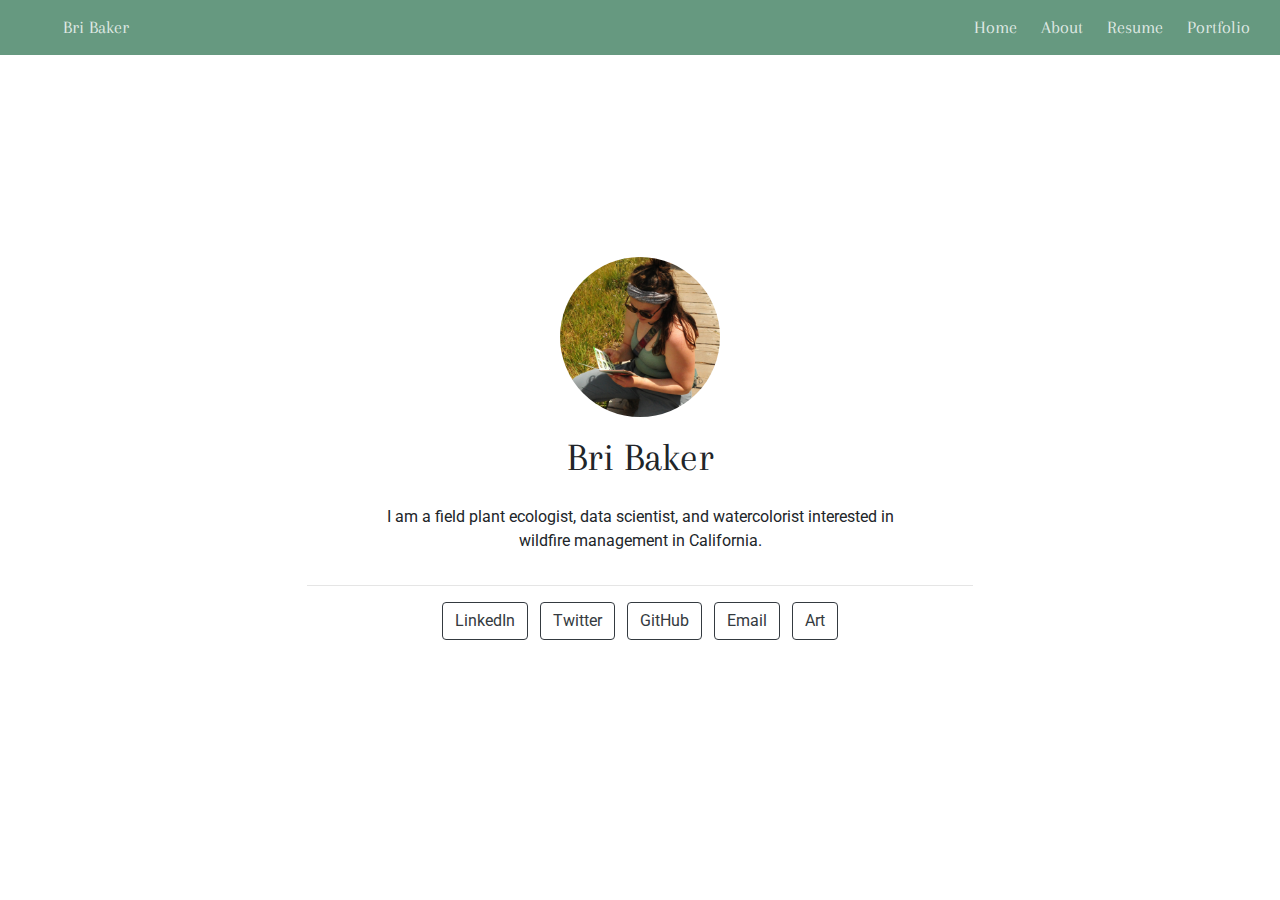
<file: docs/index.html>
<!doctype html>
<html lang="en">
  <head>
    <!-- Required meta tags -->
    <meta charset="utf-8">
    <meta name="viewport" content="width=device-width, initial-scale=1, shrink-to-fit=no">

    <!-- Bootstrap CSS -->
    <link rel="stylesheet" href="https://stackpath.bootstrapcdn.com/bootstrap/4.5.0/css/bootstrap.min.css">

    <title>Bri Baker</title>

    
          <!--radix_placeholder_navigation_in_header-->
          <meta name="distill:offset" content=""/>

          <script type="application/javascript">

            window.headroom_prevent_pin = false;

            window.document.addEventListener("DOMContentLoaded", function (event) {

              // initialize headroom for banner
              var header = $('header').get(0);
              var headerHeight = header.offsetHeight;
              var headroom = new Headroom(header, {
                tolerance: 5,
                onPin : function() {
                  if (window.headroom_prevent_pin) {
                    window.headroom_prevent_pin = false;
                    headroom.unpin();
                  }
                }
              });
              headroom.init();
              if(window.location.hash)
                headroom.unpin();
              $(header).addClass('headroom--transition');

              // offset scroll location for banner on hash change
              // (see: https://github.com/WickyNilliams/headroom.js/issues/38)
              window.addEventListener("hashchange", function(event) {
                window.scrollTo(0, window.pageYOffset - (headerHeight + 25));
              });

              // responsive menu
              $('.distill-site-header').each(function(i, val) {
                var topnav = $(this);
                var toggle = topnav.find('.nav-toggle');
                toggle.on('click', function() {
                  topnav.toggleClass('responsive');
                });
              });

              // nav dropdowns
              $('.nav-dropbtn').click(function(e) {
                $(this).next('.nav-dropdown-content').toggleClass('nav-dropdown-active');
                $(this).parent().siblings('.nav-dropdown')
                   .children('.nav-dropdown-content').removeClass('nav-dropdown-active');
              });
              $("body").click(function(e){
                $('.nav-dropdown-content').removeClass('nav-dropdown-active');
              });
              $(".nav-dropdown").click(function(e){
                e.stopPropagation();
              });
            });
          </script>

          <style type="text/css">

          /* Theme (user-documented overrideables for nav appearance) */

          .distill-site-nav {
            color: rgba(255, 255, 255, 0.8);
            background-color: #0F2E3D;
            font-size: 15px;
            font-weight: 300;
          }

          .distill-site-nav a {
            color: inherit;
            text-decoration: none;
          }

          .distill-site-nav a:hover {
            color: white;
          }

          @media print {
            .distill-site-nav {
              display: none;
            }
          }

          .distill-site-header {

          }

          .distill-site-footer {

          }


          /* Site Header */

          .distill-site-header {
            width: 100%;
            box-sizing: border-box;
            z-index: 3;
          }

          .distill-site-header .nav-left {
            display: inline-block;
            margin-left: 8px;
          }

          @media screen and (max-width: 768px) {
            .distill-site-header .nav-left {
              margin-left: 0;
            }
          }


          .distill-site-header .nav-right {
            float: right;
            margin-right: 8px;
          }

          .distill-site-header a,
          .distill-site-header .title {
            display: inline-block;
            text-align: center;
            padding: 14px 10px 14px 10px;
          }

          .distill-site-header .title {
            font-size: 18px;
            min-width: 150px;
          }

          .distill-site-header .logo {
            padding: 0;
          }

          .distill-site-header .logo img {
            display: none;
            max-height: 20px;
            width: auto;
            margin-bottom: -4px;
          }

          .distill-site-header .nav-image img {
            max-height: 18px;
            width: auto;
            display: inline-block;
            margin-bottom: -3px;
          }



          @media screen and (min-width: 1000px) {
            .distill-site-header .logo img {
              display: inline-block;
            }
            .distill-site-header .nav-left {
              margin-left: 20px;
            }
            .distill-site-header .nav-right {
              margin-right: 20px;
            }
            .distill-site-header .title {
              padding-left: 12px;
            }
          }


          .distill-site-header .nav-toggle {
            display: none;
          }

          .nav-dropdown {
            display: inline-block;
            position: relative;
          }

          .nav-dropdown .nav-dropbtn {
            border: none;
            outline: none;
            color: rgba(255, 255, 255, 0.8);
            padding: 16px 10px;
            background-color: transparent;
            font-family: inherit;
            font-size: inherit;
            font-weight: inherit;
            margin: 0;
            margin-top: 1px;
            z-index: 2;
          }

          .nav-dropdown-content {
            display: none;
            position: absolute;
            background-color: white;
            min-width: 200px;
            border: 1px solid rgba(0,0,0,0.15);
            border-radius: 4px;
            box-shadow: 0px 8px 16px 0px rgba(0,0,0,0.1);
            z-index: 1;
            margin-top: 2px;
            white-space: nowrap;
            padding-top: 4px;
            padding-bottom: 4px;
          }

          .nav-dropdown-content hr {
            margin-top: 4px;
            margin-bottom: 4px;
            border: none;
            border-bottom: 1px solid rgba(0, 0, 0, 0.1);
          }

          .nav-dropdown-active {
            display: block;
          }

          .nav-dropdown-content a, .nav-dropdown-content .nav-dropdown-header {
            color: black;
            padding: 6px 24px;
            text-decoration: none;
            display: block;
            text-align: left;
          }

          .nav-dropdown-content .nav-dropdown-header {
            display: block;
            padding: 5px 24px;
            padding-bottom: 0;
            text-transform: uppercase;
            font-size: 14px;
            color: #999999;
            white-space: nowrap;
          }

          .nav-dropdown:hover .nav-dropbtn {
            color: white;
          }

          .nav-dropdown-content a:hover {
            background-color: #ddd;
            color: black;
          }

          .nav-right .nav-dropdown-content {
            margin-left: -45%;
            right: 0;
          }

          @media screen and (max-width: 768px) {
            .distill-site-header a, .distill-site-header .nav-dropdown  {display: none;}
            .distill-site-header a.nav-toggle {
              float: right;
              display: block;
            }
            .distill-site-header .title {
              margin-left: 0;
            }
            .distill-site-header .nav-right {
              margin-right: 0;
            }
            .distill-site-header {
              overflow: hidden;
            }
            .nav-right .nav-dropdown-content {
              margin-left: 0;
            }
          }


          @media screen and (max-width: 768px) {
            .distill-site-header.responsive {position: relative; min-height: 500px; }
            .distill-site-header.responsive a.nav-toggle {
              position: absolute;
              right: 0;
              top: 0;
            }
            .distill-site-header.responsive a,
            .distill-site-header.responsive .nav-dropdown {
              display: block;
              text-align: left;
            }
            .distill-site-header.responsive .nav-left,
            .distill-site-header.responsive .nav-right {
              width: 100%;
            }
            .distill-site-header.responsive .nav-dropdown {float: none;}
            .distill-site-header.responsive .nav-dropdown-content {position: relative;}
            .distill-site-header.responsive .nav-dropdown .nav-dropbtn {
              display: block;
              width: 100%;
              text-align: left;
            }
          }

          /* Site Footer */

          .distill-site-footer {
            width: 100%;
            overflow: hidden;
            box-sizing: border-box;
            z-index: 3;
            margin-top: 30px;
            padding-top: 30px;
            padding-bottom: 30px;
            text-align: center;
          }

          /* Headroom */

          d-title {
            padding-top: 6rem;
          }

          @media print {
            d-title {
              padding-top: 4rem;
            }
          }

          .headroom {
            z-index: 1000;
            position: fixed;
            top: 0;
            left: 0;
            right: 0;
          }

          .headroom--transition {
            transition: all .4s ease-in-out;
          }

          .headroom--unpinned {
            top: -100px;
          }

          .headroom--pinned {
            top: 0;
          }

          /* adjust viewport for navbar height */
          /* helps vertically center bootstrap (non-distill) content */
          .min-vh-100 {
            min-height: calc(100vh - 100px) !important;
          }

          </style>

          <script src="site_libs/jquery-1.11.3/jquery.min.js"></script>
          <link href="site_libs/font-awesome-5.1.0/css/all.css" rel="stylesheet"/>
          <link href="site_libs/font-awesome-5.1.0/css/v4-shims.css" rel="stylesheet"/>
          <script src="site_libs/headroom-0.9.4/headroom.min.js"></script>
          <!--/radix_placeholder_navigation_in_header-->
          <!--radix_placeholder_site_in_header-->
          <!--/radix_placeholder_site_in_header-->
          
          <style type="text/css">
          body {
            padding-top: 60px;
          }
          </style>
          <style type="text/css">
          /* base variables */

          /* Edit the CSS properties in this file to create a custom
             Distill theme. Only edit values in the right column
             for each row; values shown are the CSS defaults.
             To return any property to the default,
             you may set its value to: unset
             All rows must end with a semi-colon.                      */

          /* Optional: embed custom fonts here with `@import`          */
          /* This must remain at the top of this file.                 */



          html {
            /*-- Main font sizes --*/
            --title-size:      50px;
            --body-size:       1.06rem;
            --code-size:       14px;
            --aside-size:      12px;
            --fig-cap-size:    13px;
            /*-- Main font colors --*/
            --title-color:     #000000;
            --header-color:    rgba(0, 0, 0, 0.8);
            --body-color:      rgba(0, 0, 0, 0.8);
            --aside-color:     rgba(0, 0, 0, 0.6);
            --fig-cap-color:   rgba(0, 0, 0, 0.6);
            /*-- Specify custom fonts ~~~ must be imported above   --*/
            --heading-font:    sans-serif;
            --mono-font:       monospace;
            --body-font:       sans-serif;
            --navbar-font:     sans-serif;  /* websites + blogs only */
          }

          /*-- ARTICLE METADATA --*/
          d-byline {
            --heading-size:    0.6rem;
            --heading-color:   rgba(0, 0, 0, 0.5);
            --body-size:       0.8rem;
            --body-color:      rgba(0, 0, 0, 0.8);
          }

          /*-- ARTICLE TABLE OF CONTENTS --*/
          .d-contents {
            --heading-size:    18px;
            --contents-size:   13px;
          }

          /*-- ARTICLE APPENDIX --*/
          d-appendix {
            --heading-size:    15px;
            --heading-color:   rgba(0, 0, 0, 0.65);
            --text-size:       0.8em;
            --text-color:      rgba(0, 0, 0, 0.5);
          }

          /*-- WEBSITE HEADER + FOOTER --*/
          /* These properties only apply to Distill sites and blogs  */

          .distill-site-header {
            --title-size:       18px;
            --text-color:       rgba(255, 255, 255, 0.8);
            --text-size:        15px;
            --hover-color:      white;
            --bkgd-color:       #0F2E3D;
          }

          .distill-site-footer {
            --text-color:       rgba(255, 255, 255, 0.8);
            --text-size:        15px;
            --hover-color:      white;
            --bkgd-color:       #0F2E3D;
          }

          /*-- Additional custom styles --*/
          /* Add any additional CSS rules below                      */
          </style>
          <style type="text/css">
          /* base variables */

          /* Edit the CSS properties in this file to create a custom
             Distill theme. Only edit values in the right column
             for each row; values shown are the CSS d`efaults.
             To return any property to the default,
             you may set its value to: unset
             All rows must end with a semi-colon.                      */

          /* Optional: embed custom fonts here with `@import`          */
          @import url('https://fonts.googleapis.com/css2?family=Arapey&family=Roboto&display=swap');

          /* This must remain at the top of this file.                 */



          html {
            /*-- Main font sizes --*/
            --title-size:      50px;
            --body-size:       1.06rem;
            --code-size:       14px;
            --aside-size:      12px;
            --fig-cap-size:    13px;
            /*-- Main font colors --*/
            --title-color:     #000000;
            --header-color:    rgba(0, 0, 0, 0.8);
            --body-color:      rgba(0, 0, 0, 0.8);
            --aside-color:     rgba(0, 0, 0, 0.6);
            --fig-cap-color:   rgba(0, 0, 0, 0.6);
            /*-- Specify custom fonts ~~~ must be imported above   --*/
            --heading-font:    Arapey;
            --mono-font:       monospace;
            --body-font:       Roboto;
            --navbar-font:     Arapey;  /* websites + blogs only */
          }

          /*-- ARTICLE METADATA --*/
          d-byline {
            --heading-size:    0.6rem;
            --heading-color:   rgba(0, 0, 0, 0.5);
            --body-size:       0.8rem;
            --body-color:      rgba(0, 0, 0, 0.8);
          }

          /*-- ARTICLE TABLE OF CONTENTS --*/
          .d-contents {
            heading-size:    18px;
            --contents-size:   13px;
          }

          /*-- ARTICLE APPENDIX --*/
          d-appendix {
            --heading-size:    15px;
            --heading-color:   rgba(0, 0, 0, 0.65);
            --text-size:       0.8em;
            --text-color:      rgba(0, 0, 0, 0.5);
          }

          /*-- WEBSITE HEADER + FOOTER --*/
          /* These properties only apply to Distill sites and blogs  */

          .distill-site-header {
            --title-size:       18px;
            --text-color:       rgba(255, 255, 255, 0.8);
            --text-size:        18px;
            --hover-color:      white;
            --bkgd-color:       #669980;
          }

          .distill-site-footer {
            --text-color:       rgba(255, 255, 255, 0.8);
            --text-size:        15px;
            --hover-color:      white;
            --bkgd-color:       #669980;
          }

          /*-- Additional custom styles --*/
          /* Add any additional CSS rules below                      */

          img {
            display: block;
            margin-left: auto;
            margin-right: auto;
          }
          </style>
          <style type="text/css">
          /* base style */

          /* FONT FAMILIES */

          :root {
            --heading-default: -apple-system, BlinkMacSystemFont, "Segoe UI", Roboto, Oxygen, Ubuntu, Cantarell, "Fira Sans", "Droid Sans", "Helvetica Neue", Arial, sans-serif;
            --mono-default: Consolas, Monaco, 'Andale Mono', 'Ubuntu Mono', monospace;
            --body-default: -apple-system, BlinkMacSystemFont, "Segoe UI", Roboto, Oxygen, Ubuntu, Cantarell, "Fira Sans", "Droid Sans", "Helvetica Neue", Arial, sans-serif;
          }

          body,
          .posts-list .post-preview p,
          .posts-list .description p {
            font-family: var(--body-font), var(--body-default);
          }

          h1, h2, h3, h4, h5, h6,
          .posts-list .post-preview h2,
          .posts-list .description h2 {
            font-family: var(--heading-font), var(--heading-default);
          }

          d-article div.sourceCode code,
          d-article pre code {
            font-family: var(--mono-font), var(--mono-default);
          }


          /*-- TITLE --*/
          d-title h1,
          .posts-list > h1 {
            color: var(--title-color, black);
          }

          d-title h1 {
            font-size: var(--title-size, 50px);
          }

          /*-- HEADERS --*/
          d-article h1,
          d-article h2,
          d-article h3,
          d-article h4,
          d-article h5,
          d-article h6 {
            color: var(--header-color, rgba(0, 0, 0, 0.8));
          }

          /*-- BODY --*/
          d-article > p,  /* only text inside of <p> tags */
          d-article > ul, /* lists */
          d-article > ol {
            color: var(--body-color, rgba(0, 0, 0, 0.8));
            font-size: var(--body-size, 1.06rem);
          }


          /*-- CODE --*/
          d-article div.sourceCode code,
          d-article pre code {
            font-size: var(--code-size, 14px);
          }

          /*-- ASIDE --*/
          d-article aside {
            font-size: var(--aside-size, 12px);
            color: var(--aside-color, rgba(0, 0, 0, 0.6));
          }

          /*-- FIGURE CAPTIONS --*/
          figure .caption,
          figure figcaption,
          .figure .caption {
            font-size: var(--fig-cap-size, 13px);
            color: var(--fig-cap-color, rgba(0, 0, 0, 0.6));
          }

          /*-- METADATA --*/
          d-byline h3 {
            font-size: var(--heading-size, 0.6rem);
            color: var(--heading-color, rgba(0, 0, 0, 0.5));
          }

          d-byline {
            font-size: var(--body-size, 0.8rem);
            color: var(--body-color, rgba(0, 0, 0, 0.8));
          }

          d-byline a,
          d-article d-byline a {
            color: var(--body-color, rgba(0, 0, 0, 0.8));
          }

          /*-- TABLE OF CONTENTS --*/
          .d-contents nav h3 {
            font-size: var(--heading-size, 18px);
          }

          .d-contents nav a {
            font-size: var(--contents-size, 13px);
          }

          /*-- APPENDIX --*/
          d-appendix h3 {
            font-size: var(--heading-size, 15px);
            color: var(--heading-color, rgba(0, 0, 0, 0.65));
          }

          d-appendix {
            font-size: var(--text-size, 0.8em);
            color: var(--text-color, rgba(0, 0, 0, 0.5));
          }

          d-appendix d-footnote-list a.footnote-backlink {
            color: var(--text-color, rgba(0, 0, 0, 0.5));
          }

          /*-- WEBSITE HEADER + FOOTER --*/
          .distill-site-header .title {
            font-size: var(--title-size, 18px);
            font-family: var(--navbar-font), var(--heading-default);
          }

          .distill-site-header a,
          .nav-dropdown .nav-dropbtn {
            font-family: var(--navbar-font), var(--heading-default);
          }

          .nav-dropdown .nav-dropbtn {
            color: var(--text-color, rgba(255, 255, 255, 0.8));
            font-size: var(--text-size, 15px);
          }

          .distill-site-header a:hover,
          .nav-dropdown:hover .nav-dropbtn {
            color: var(--hover-color, white);
          }

          .distill-site-header {
            font-size: var(--text-size, 15px);
            color: var(--text-color, rgba(255, 255, 255, 0.8));
            background-color: var(--bkgd-color, #0F2E3D);
          }

          .distill-site-footer {
            font-size: var(--text-size, 15px);
            color: var(--text-color, rgba(255, 255, 255, 0.8));
            background-color: var(--bkgd-color, #0F2E3D);
          }

          .distill-site-footer a:hover {
            color: var(--hover-color, white);
          }</style>
          <script src="C:\Users\BriRo\OneDrive\Documents\R\win-library\4.0\rmarkdown\rmd\h\pandoc\header-attrs.js"></script>
    
    
  </head>
  <body>

          <!--radix_placeholder_navigation_before_body-->
          <header class="header header--fixed" role="banner">
          <nav class="distill-site-nav distill-site-header">
          <div class="nav-left">
          <a href="index.html" class="title">Bri Baker</a>
          </div>
          <div class="nav-right">
          <a href="index.html">Home</a>
          <a href="about.html">About</a>
          <a href="resume.html">Resume</a>
          <a href="blog.html">Portfolio</a>
          <a href="javascript:void(0);" class="nav-toggle">&#9776;</a>
          </div>
          </nav>
          </header>
          <!--/radix_placeholder_navigation_before_body-->
          <!--radix_placeholder_site_before_body-->
          <!--/radix_placeholder_site_before_body-->
    
    <div class="container min-vh-100">
      <div class="row min-vh-100 justify-content-center align-items-center">
        <div class="col-12 text-center">
          <img src=bri.jpg style="height:10rem" class="rounded-circle">
          <div class="mt-3">
            <h1>Bri Baker</h1>
          </div>
          <div class="row justify-content-center align-items-center">
            <div class="col-6 mt-3 text-center d-none d-sm-block">
              <p>I am a field plant ecologist, data scientist, and watercolorist interested in wildfire management in California.</p>
            </div>
            <div class="col-11 mt-3 text-center d-block d-sm-none">
              <p>I am a field plant ecologist, data scientist, and watercolorist interested in wildfire management in California.</p>
            </div>
          </div>

          <hr style="width:60%;"/>

          <div class="row justify-content-center align-items-center">
            <div class="col-8 text-center d-none d-sm-block">
              <ul class="list-inline">
                                <li class="list-inline-item">
                  <a href=https://www.linkedin.com/in/brirosebaker/>
                    <button type="button" class="btn btn-outline-dark mb-2">
                      LinkedIn
                    </button>
                  </a>
                </li>
                                <li class="list-inline-item">
                  <a href=https://twitter.com/>
                    <button type="button" class="btn btn-outline-dark mb-2">
                      Twitter
                    </button>
                  </a>
                </li>
                                <li class="list-inline-item">
                  <a href=https://github.com/brirose>
                    <button type="button" class="btn btn-outline-dark mb-2">
                      GitHub
                    </button>
                  </a>
                </li>
                                <li class="list-inline-item">
                  <a href=mailto:brirose.baker@gmail.com>
                    <button type="button" class="btn btn-outline-dark mb-2">
                      Email
                    </button>
                  </a>
                </li>
                                <li class="list-inline-item">
                  <a href=https://brirosebaker.com>
                    <button type="button" class="btn btn-outline-dark mb-2">
                      Art
                    </button>
                  </a>
                </li>
                              </ul>
            </div>
          </div>

          <div class="row justify-content-center align-items-center">
            <div class="col-8 m-1 text-center d-block d-sm-none">
              <div class="list-group">
                                <a href=https://www.linkedin.com/in/brirosebaker/>
                  <button type="button" class="list-group-item list-group-item-action my-1 rounded">
                    LinkedIn
                  </button>
                </a>
                                <a href=https://twitter.com/>
                  <button type="button" class="list-group-item list-group-item-action my-1 rounded">
                    Twitter
                  </button>
                </a>
                                <a href=https://github.com/brirose>
                  <button type="button" class="list-group-item list-group-item-action my-1 rounded">
                    GitHub
                  </button>
                </a>
                                <a href=mailto:brirose.baker@gmail.com>
                  <button type="button" class="list-group-item list-group-item-action my-1 rounded">
                    Email
                  </button>
                </a>
                                <a href=https://brirosebaker.com>
                  <button type="button" class="list-group-item list-group-item-action my-1 rounded">
                    Art
                  </button>
                </a>
                              </div>
            </div>
          </div>
        </div>
      </div>
    </div>

    <!-- Optional JavaScript -->
    <!-- jQuery first, then Popper.js, then Bootstrap JS -->
    <script src="https://code.jquery.com/jquery-3.5.1.slim.min.js" integrity="sha384-DfXdz2htPH0lsSSs5nCTpuj/zy4C+OGpamoFVy38MVBnE+IbbVYUew+OrCXaRkfj" crossorigin="anonymous"></script>
    <script src="https://cdn.jsdelivr.net/npm/popper.js@1.16.0/dist/umd/popper.min.js" integrity="sha384-Q6E9RHvbIyZFJoft+2mJbHaEWldlvI9IOYy5n3zV9zzTtmI3UksdQRVvoxMfooAo" crossorigin="anonymous"></script>
    <script src="https://stackpath.bootstrapcdn.com/bootstrap/4.5.0/js/bootstrap.min.js" integrity="sha384-OgVRvuATP1z7JjHLkuOU7Xw704+h835Lr+6QL9UvYjZE3Ipu6Tp75j7Bh/kR0JKI" crossorigin="anonymous"></script>

          <!--radix_placeholder_site_after_body-->
          <!--/radix_placeholder_site_after_body-->
          <!--radix_placeholder_navigation_after_body-->
          <!--/radix_placeholder_navigation_after_body-->
    
  </body>
</html>
</file>
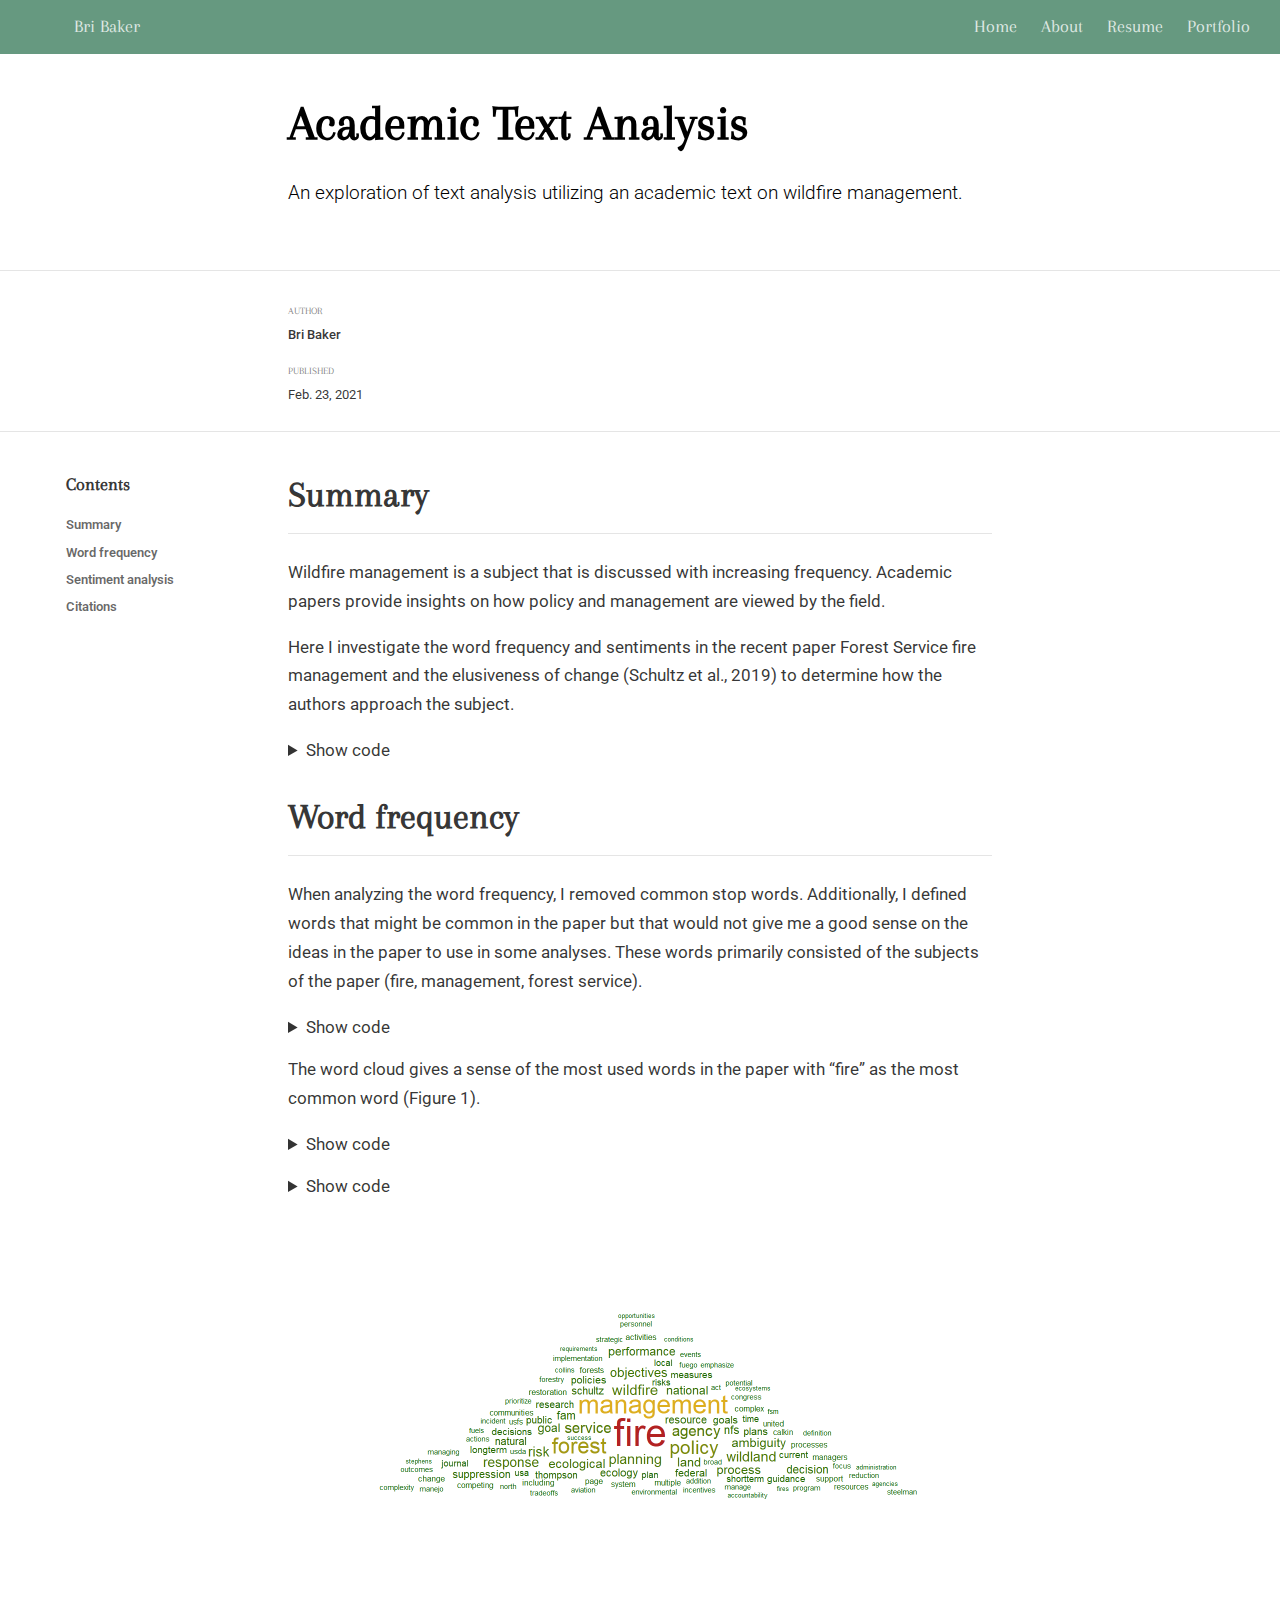
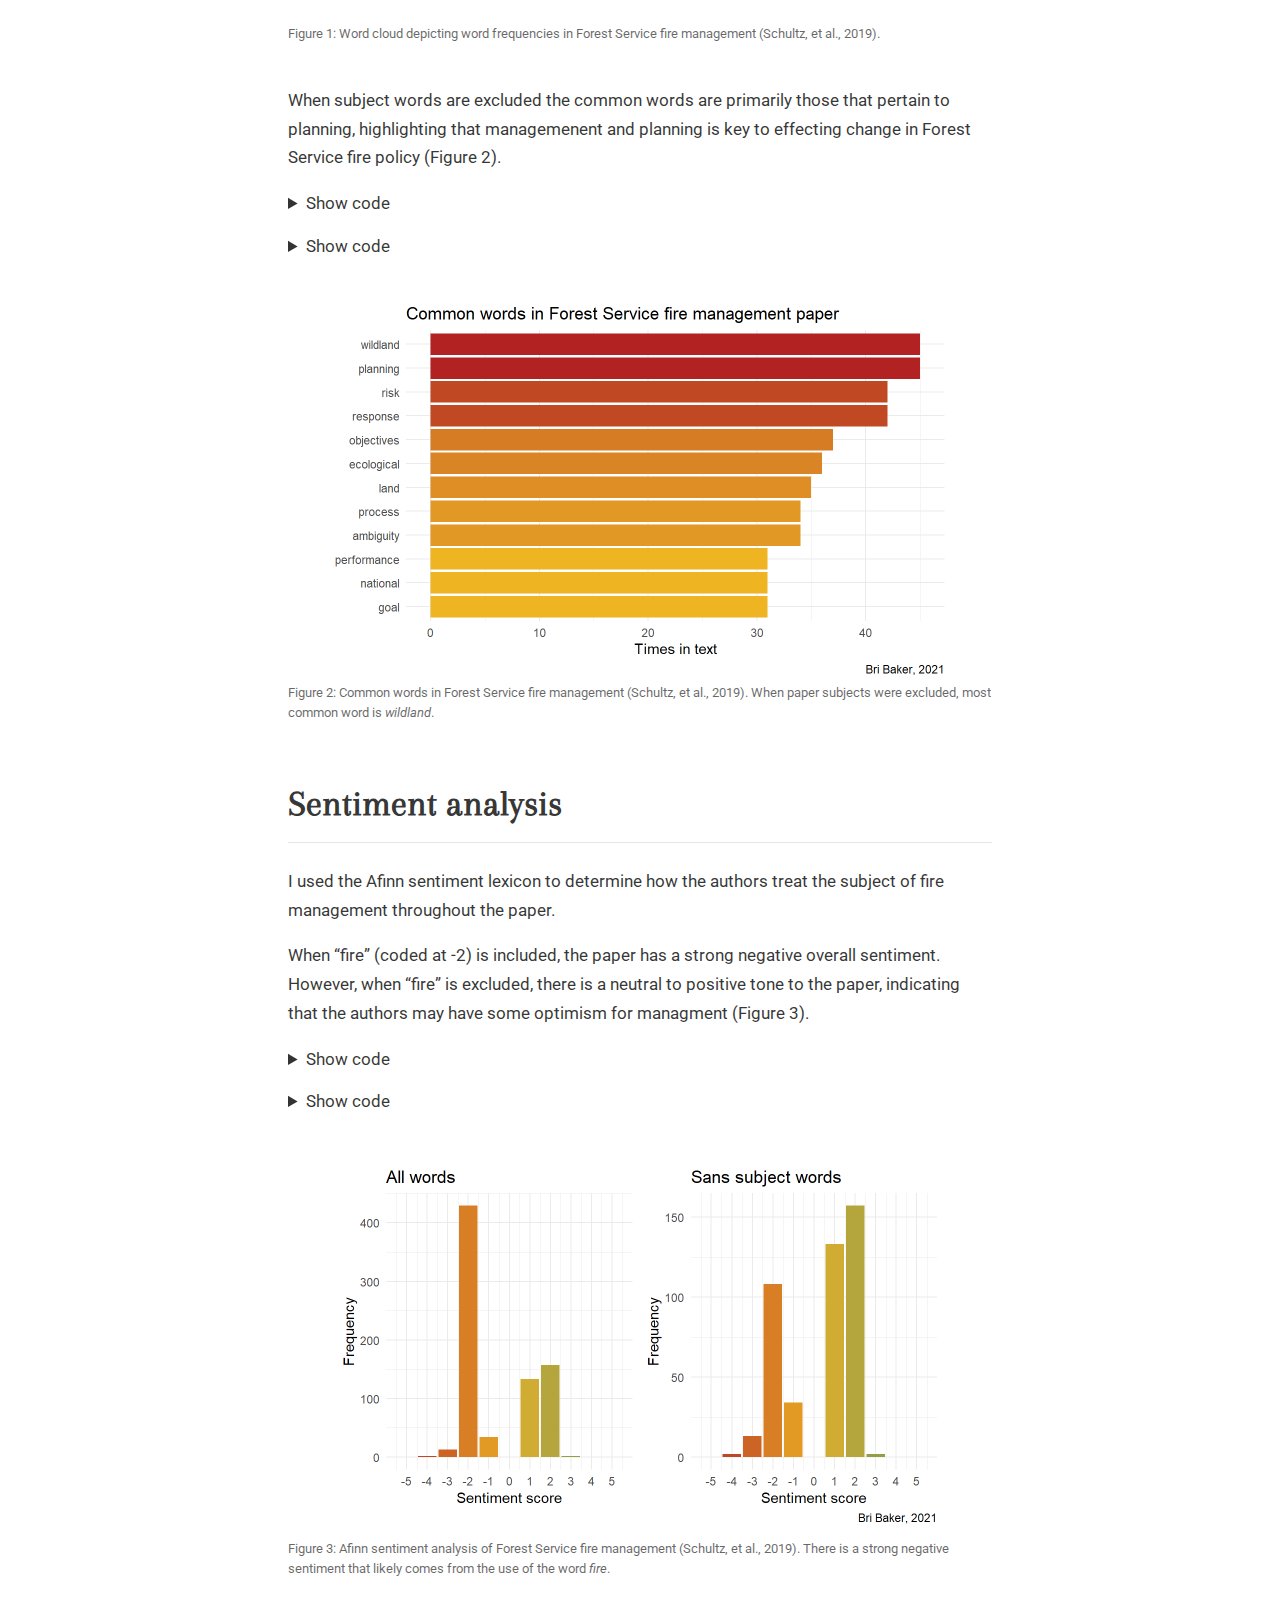
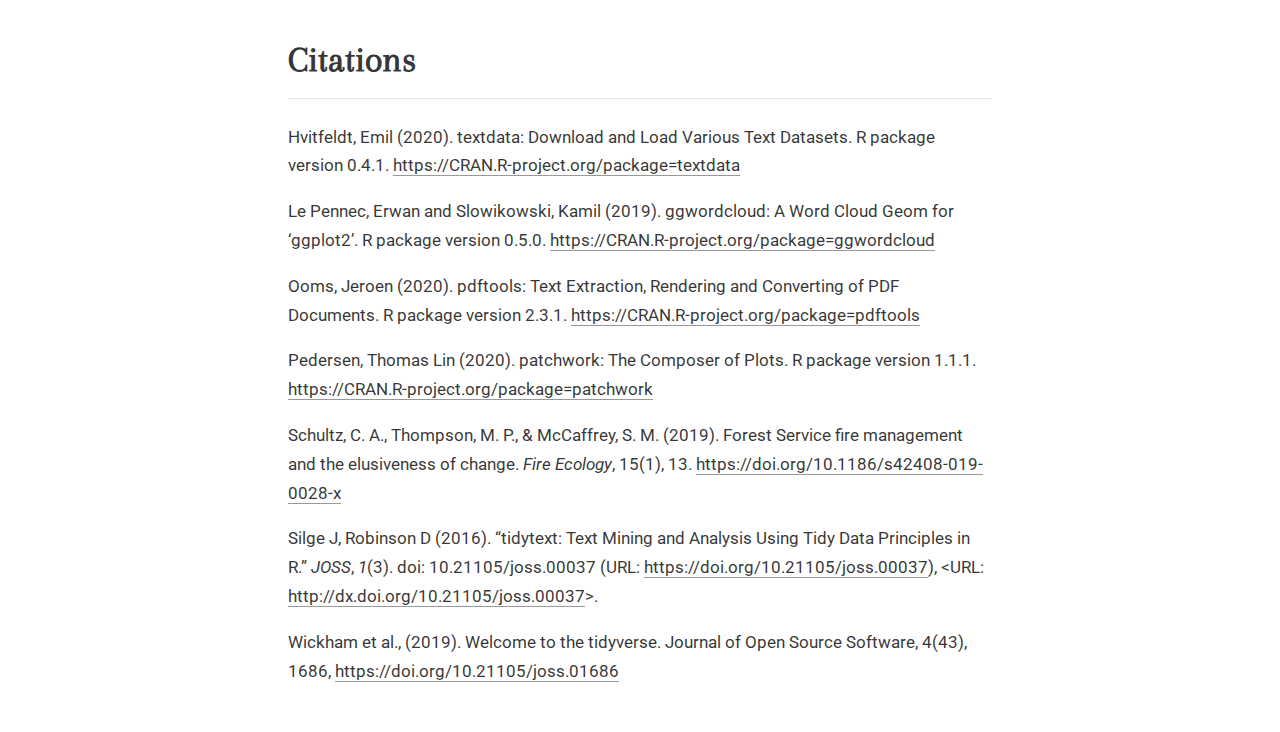
<file: docs/posts/2021-02-19-scientific-text-analysis/index.html>
<!DOCTYPE html>

<html xmlns="http://www.w3.org/1999/xhtml" lang="" xml:lang="">

<head>
  <meta charset="utf-8"/>
  <meta name="viewport" content="width=device-width, initial-scale=1"/>
  <meta http-equiv="X-UA-Compatible" content="IE=Edge,chrome=1"/>
  <meta name="generator" content="distill" />

  <style type="text/css">
  /* Hide doc at startup (prevent jankiness while JS renders/transforms) */
  body {
    visibility: hidden;
  }
  </style>

 <!--radix_placeholder_import_source-->
 <!--/radix_placeholder_import_source-->

<style type="text/css">code{white-space: pre;}</style>
<style type="text/css" data-origin="pandoc">
pre > code.sourceCode { white-space: pre; position: relative; }
pre > code.sourceCode > span { display: inline-block; line-height: 1.25; }
pre > code.sourceCode > span:empty { height: 1.2em; }
code.sourceCode > span { color: inherit; text-decoration: inherit; }
div.sourceCode { margin: 1em 0; }
pre.sourceCode { margin: 0; }
@media screen {
div.sourceCode { overflow: auto; }
}
@media print {
pre > code.sourceCode { white-space: pre-wrap; }
pre > code.sourceCode > span { text-indent: -5em; padding-left: 5em; }
}
pre.numberSource code
  { counter-reset: source-line 0; }
pre.numberSource code > span
  { position: relative; left: -4em; counter-increment: source-line; }
pre.numberSource code > span > a:first-child::before
  { content: counter(source-line);
    position: relative; left: -1em; text-align: right; vertical-align: baseline;
    border: none; display: inline-block;
    -webkit-touch-callout: none; -webkit-user-select: none;
    -khtml-user-select: none; -moz-user-select: none;
    -ms-user-select: none; user-select: none;
    padding: 0 4px; width: 4em;
    background-color: #ffffff;
    color: #a0a0a0;
  }
pre.numberSource { margin-left: 3em; border-left: 1px solid #a0a0a0;  padding-left: 4px; }
div.sourceCode
  { color: #1f1c1b; background-color: #ffffff; }
@media screen {
pre > code.sourceCode > span > a:first-child::before { text-decoration: underline; }
}
code span { color: #1f1c1b; } /* Normal */
code span.al { color: #bf0303; background-color: #f7e6e6; font-weight: bold; } /* Alert */
code span.an { color: #ca60ca; } /* Annotation */
code span.at { color: #0057ae; } /* Attribute */
code span.bn { color: #b08000; } /* BaseN */
code span.bu { color: #644a9b; font-weight: bold; } /* BuiltIn */
code span.cf { color: #1f1c1b; font-weight: bold; } /* ControlFlow */
code span.ch { color: #924c9d; } /* Char */
code span.cn { color: #aa5500; } /* Constant */
code span.co { color: #898887; } /* Comment */
code span.cv { color: #0095ff; } /* CommentVar */
code span.do { color: #607880; } /* Documentation */
code span.dt { color: #0057ae; } /* DataType */
code span.dv { color: #b08000; } /* DecVal */
code span.er { color: #bf0303; text-decoration: underline; } /* Error */
code span.ex { color: #0095ff; font-weight: bold; } /* Extension */
code span.fl { color: #b08000; } /* Float */
code span.fu { color: #644a9b; } /* Function */
code span.im { color: #ff5500; } /* Import */
code span.in { color: #b08000; } /* Information */
code span.kw { color: #1f1c1b; font-weight: bold; } /* Keyword */
code span.op { color: #1f1c1b; } /* Operator */
code span.ot { color: #006e28; } /* Other */
code span.pp { color: #006e28; } /* Preprocessor */
code span.re { color: #0057ae; background-color: #e0e9f8; } /* RegionMarker */
code span.sc { color: #3daee9; } /* SpecialChar */
code span.ss { color: #ff5500; } /* SpecialString */
code span.st { color: #bf0303; } /* String */
code span.va { color: #0057ae; } /* Variable */
code span.vs { color: #bf0303; } /* VerbatimString */
code span.wa { color: #bf0303; } /* Warning */
</style>

  <!--radix_placeholder_meta_tags-->
<title>Bri Baker: Academic Text Analysis</title>

<meta property="description" itemprop="description" content="An exploration of text analysis utilizing an academic text on wildfire management."/>


<!--  https://schema.org/Article -->
<meta property="article:published" itemprop="datePublished" content="2021-02-23"/>
<meta property="article:created" itemprop="dateCreated" content="2021-02-23"/>
<meta name="article:author" content="Bri Baker"/>

<!--  https://developers.facebook.com/docs/sharing/webmasters#markup -->
<meta property="og:title" content="Bri Baker: Academic Text Analysis"/>
<meta property="og:type" content="article"/>
<meta property="og:description" content="An exploration of text analysis utilizing an academic text on wildfire management."/>
<meta property="og:locale" content="en_US"/>
<meta property="og:site_name" content="Bri Baker"/>

<!--  https://dev.twitter.com/cards/types/summary -->
<meta property="twitter:card" content="summary"/>
<meta property="twitter:title" content="Bri Baker: Academic Text Analysis"/>
<meta property="twitter:description" content="An exploration of text analysis utilizing an academic text on wildfire management."/>

<!--/radix_placeholder_meta_tags-->
  <!--radix_placeholder_rmarkdown_metadata-->

<script type="text/json" id="radix-rmarkdown-metadata">
{"type":"list","attributes":{"names":{"type":"character","attributes":{},"value":["title","description","author","date","output"]}},"value":[{"type":"character","attributes":{},"value":["Academic Text Analysis"]},{"type":"character","attributes":{},"value":["An exploration of text analysis utilizing an academic text on wildfire management."]},{"type":"list","attributes":{},"value":[{"type":"list","attributes":{"names":{"type":"character","attributes":{},"value":["name","url"]}},"value":[{"type":"character","attributes":{},"value":["Bri Baker"]},{"type":"list","attributes":{"names":{"type":"character","attributes":{},"value":[]}},"value":[]}]}]},{"type":"character","attributes":{},"value":["02-23-2021"]},{"type":"list","attributes":{"names":{"type":"character","attributes":{},"value":["distill::distill_article"]}},"value":[{"type":"list","attributes":{"names":{"type":"character","attributes":{},"value":["self_contained","toc","toc_float","code_folding","highlight"]}},"value":[{"type":"logical","attributes":{},"value":[false]},{"type":"logical","attributes":{},"value":[true]},{"type":"logical","attributes":{},"value":[true]},{"type":"logical","attributes":{},"value":[true]},{"type":"character","attributes":{},"value":["kate"]}]}]}]}
</script>
<!--/radix_placeholder_rmarkdown_metadata-->
  
  <script type="text/json" id="radix-resource-manifest">
  {"type":"character","attributes":{},"value":["Schultz et al_2019_Forest Service fire management and the elusiveness of change.pdf","scientific-text-analysis_files/anchor-4.2.2/anchor.min.js","scientific-text-analysis_files/bowser-1.9.3/bowser.min.js","scientific-text-analysis_files/distill-2.2.21/template.v2.js","scientific-text-analysis_files/figure-html5/frequency graph-1.png","scientific-text-analysis_files/figure-html5/subject sentiment plot-1.png","scientific-text-analysis_files/figure-html5/unnamed-chunk-1-1.png","scientific-text-analysis_files/figure-html5/unnamed-chunk-2-1.png","scientific-text-analysis_files/figure-html5/unnamed-chunk-3-1.png","scientific-text-analysis_files/figure-html5/wordcloud-1.png","scientific-text-analysis_files/header-attrs-2.6.4/header-attrs.js","scientific-text-analysis_files/jquery-1.11.3/jquery.min.js","scientific-text-analysis_files/popper-2.6.0/popper.min.js","scientific-text-analysis_files/tippy-6.2.7/tippy-bundle.umd.min.js","scientific-text-analysis_files/tippy-6.2.7/tippy-light-border.css","scientific-text-analysis_files/tippy-6.2.7/tippy.css","scientific-text-analysis_files/tippy-6.2.7/tippy.umd.min.js","scientific-text-analysis_files/webcomponents-2.0.0/webcomponents.js"]}
  </script>
  <!--radix_placeholder_navigation_in_header-->
<meta name="distill:offset" content="../.."/>

<script type="application/javascript">

  window.headroom_prevent_pin = false;

  window.document.addEventListener("DOMContentLoaded", function (event) {

    // initialize headroom for banner
    var header = $('header').get(0);
    var headerHeight = header.offsetHeight;
    var headroom = new Headroom(header, {
      tolerance: 5,
      onPin : function() {
        if (window.headroom_prevent_pin) {
          window.headroom_prevent_pin = false;
          headroom.unpin();
        }
      }
    });
    headroom.init();
    if(window.location.hash)
      headroom.unpin();
    $(header).addClass('headroom--transition');

    // offset scroll location for banner on hash change
    // (see: https://github.com/WickyNilliams/headroom.js/issues/38)
    window.addEventListener("hashchange", function(event) {
      window.scrollTo(0, window.pageYOffset - (headerHeight + 25));
    });

    // responsive menu
    $('.distill-site-header').each(function(i, val) {
      var topnav = $(this);
      var toggle = topnav.find('.nav-toggle');
      toggle.on('click', function() {
        topnav.toggleClass('responsive');
      });
    });

    // nav dropdowns
    $('.nav-dropbtn').click(function(e) {
      $(this).next('.nav-dropdown-content').toggleClass('nav-dropdown-active');
      $(this).parent().siblings('.nav-dropdown')
         .children('.nav-dropdown-content').removeClass('nav-dropdown-active');
    });
    $("body").click(function(e){
      $('.nav-dropdown-content').removeClass('nav-dropdown-active');
    });
    $(".nav-dropdown").click(function(e){
      e.stopPropagation();
    });
  });
</script>

<style type="text/css">

/* Theme (user-documented overrideables for nav appearance) */

.distill-site-nav {
  color: rgba(255, 255, 255, 0.8);
  background-color: #0F2E3D;
  font-size: 15px;
  font-weight: 300;
}

.distill-site-nav a {
  color: inherit;
  text-decoration: none;
}

.distill-site-nav a:hover {
  color: white;
}

@media print {
  .distill-site-nav {
    display: none;
  }
}

.distill-site-header {

}

.distill-site-footer {

}


/* Site Header */

.distill-site-header {
  width: 100%;
  box-sizing: border-box;
  z-index: 3;
}

.distill-site-header .nav-left {
  display: inline-block;
  margin-left: 8px;
}

@media screen and (max-width: 768px) {
  .distill-site-header .nav-left {
    margin-left: 0;
  }
}


.distill-site-header .nav-right {
  float: right;
  margin-right: 8px;
}

.distill-site-header a,
.distill-site-header .title {
  display: inline-block;
  text-align: center;
  padding: 14px 10px 14px 10px;
}

.distill-site-header .title {
  font-size: 18px;
  min-width: 150px;
}

.distill-site-header .logo {
  padding: 0;
}

.distill-site-header .logo img {
  display: none;
  max-height: 20px;
  width: auto;
  margin-bottom: -4px;
}

.distill-site-header .nav-image img {
  max-height: 18px;
  width: auto;
  display: inline-block;
  margin-bottom: -3px;
}



@media screen and (min-width: 1000px) {
  .distill-site-header .logo img {
    display: inline-block;
  }
  .distill-site-header .nav-left {
    margin-left: 20px;
  }
  .distill-site-header .nav-right {
    margin-right: 20px;
  }
  .distill-site-header .title {
    padding-left: 12px;
  }
}


.distill-site-header .nav-toggle {
  display: none;
}

.nav-dropdown {
  display: inline-block;
  position: relative;
}

.nav-dropdown .nav-dropbtn {
  border: none;
  outline: none;
  color: rgba(255, 255, 255, 0.8);
  padding: 16px 10px;
  background-color: transparent;
  font-family: inherit;
  font-size: inherit;
  font-weight: inherit;
  margin: 0;
  margin-top: 1px;
  z-index: 2;
}

.nav-dropdown-content {
  display: none;
  position: absolute;
  background-color: white;
  min-width: 200px;
  border: 1px solid rgba(0,0,0,0.15);
  border-radius: 4px;
  box-shadow: 0px 8px 16px 0px rgba(0,0,0,0.1);
  z-index: 1;
  margin-top: 2px;
  white-space: nowrap;
  padding-top: 4px;
  padding-bottom: 4px;
}

.nav-dropdown-content hr {
  margin-top: 4px;
  margin-bottom: 4px;
  border: none;
  border-bottom: 1px solid rgba(0, 0, 0, 0.1);
}

.nav-dropdown-active {
  display: block;
}

.nav-dropdown-content a, .nav-dropdown-content .nav-dropdown-header {
  color: black;
  padding: 6px 24px;
  text-decoration: none;
  display: block;
  text-align: left;
}

.nav-dropdown-content .nav-dropdown-header {
  display: block;
  padding: 5px 24px;
  padding-bottom: 0;
  text-transform: uppercase;
  font-size: 14px;
  color: #999999;
  white-space: nowrap;
}

.nav-dropdown:hover .nav-dropbtn {
  color: white;
}

.nav-dropdown-content a:hover {
  background-color: #ddd;
  color: black;
}

.nav-right .nav-dropdown-content {
  margin-left: -45%;
  right: 0;
}

@media screen and (max-width: 768px) {
  .distill-site-header a, .distill-site-header .nav-dropdown  {display: none;}
  .distill-site-header a.nav-toggle {
    float: right;
    display: block;
  }
  .distill-site-header .title {
    margin-left: 0;
  }
  .distill-site-header .nav-right {
    margin-right: 0;
  }
  .distill-site-header {
    overflow: hidden;
  }
  .nav-right .nav-dropdown-content {
    margin-left: 0;
  }
}


@media screen and (max-width: 768px) {
  .distill-site-header.responsive {position: relative; min-height: 500px; }
  .distill-site-header.responsive a.nav-toggle {
    position: absolute;
    right: 0;
    top: 0;
  }
  .distill-site-header.responsive a,
  .distill-site-header.responsive .nav-dropdown {
    display: block;
    text-align: left;
  }
  .distill-site-header.responsive .nav-left,
  .distill-site-header.responsive .nav-right {
    width: 100%;
  }
  .distill-site-header.responsive .nav-dropdown {float: none;}
  .distill-site-header.responsive .nav-dropdown-content {position: relative;}
  .distill-site-header.responsive .nav-dropdown .nav-dropbtn {
    display: block;
    width: 100%;
    text-align: left;
  }
}

/* Site Footer */

.distill-site-footer {
  width: 100%;
  overflow: hidden;
  box-sizing: border-box;
  z-index: 3;
  margin-top: 30px;
  padding-top: 30px;
  padding-bottom: 30px;
  text-align: center;
}

/* Headroom */

d-title {
  padding-top: 6rem;
}

@media print {
  d-title {
    padding-top: 4rem;
  }
}

.headroom {
  z-index: 1000;
  position: fixed;
  top: 0;
  left: 0;
  right: 0;
}

.headroom--transition {
  transition: all .4s ease-in-out;
}

.headroom--unpinned {
  top: -100px;
}

.headroom--pinned {
  top: 0;
}

/* adjust viewport for navbar height */
/* helps vertically center bootstrap (non-distill) content */
.min-vh-100 {
  min-height: calc(100vh - 100px) !important;
}

</style>

<script src="../../site_libs/jquery-1.11.3/jquery.min.js"></script>
<link href="../../site_libs/font-awesome-5.1.0/css/all.css" rel="stylesheet"/>
<link href="../../site_libs/font-awesome-5.1.0/css/v4-shims.css" rel="stylesheet"/>
<script src="../../site_libs/headroom-0.9.4/headroom.min.js"></script>
<!--/radix_placeholder_navigation_in_header-->
  <!--radix_placeholder_distill-->

<style type="text/css">

body {
  background-color: white;
}

.pandoc-table {
  width: 100%;
}

.pandoc-table>caption {
  margin-bottom: 10px;
}

.pandoc-table th:not([align]) {
  text-align: left;
}

.pagedtable-footer {
  font-size: 15px;
}

d-byline .byline {
  grid-template-columns: 2fr 2fr;
}

d-byline .byline h3 {
  margin-block-start: 1.5em;
}

d-byline .byline .authors-affiliations h3 {
  margin-block-start: 0.5em;
}

.authors-affiliations .orcid-id {
  width: 16px;
  height:16px;
  margin-left: 4px;
  margin-right: 4px;
  vertical-align: middle;
  padding-bottom: 2px;
}

d-title .dt-tags {
  margin-top: 1em;
  grid-column: text;
}

.dt-tags .dt-tag {
  text-decoration: none;
  display: inline-block;
  color: rgba(0,0,0,0.6);
  padding: 0em 0.4em;
  margin-right: 0.5em;
  margin-bottom: 0.4em;
  font-size: 70%;
  border: 1px solid rgba(0,0,0,0.2);
  border-radius: 3px;
  text-transform: uppercase;
  font-weight: 500;
}

d-article table.gt_table td,
d-article table.gt_table th {
  border-bottom: none;
}

.html-widget {
  margin-bottom: 2.0em;
}

.l-screen-inset {
  padding-right: 16px;
}

.l-screen .caption {
  margin-left: 10px;
}

.shaded {
  background: rgb(247, 247, 247);
  padding-top: 20px;
  padding-bottom: 20px;
  border-top: 1px solid rgba(0, 0, 0, 0.1);
  border-bottom: 1px solid rgba(0, 0, 0, 0.1);
}

.shaded .html-widget {
  margin-bottom: 0;
  border: 1px solid rgba(0, 0, 0, 0.1);
}

.shaded .shaded-content {
  background: white;
}

.text-output {
  margin-top: 0;
  line-height: 1.5em;
}

.hidden {
  display: none !important;
}

d-article {
  padding-top: 2.5rem;
  padding-bottom: 30px;
}

d-appendix {
  padding-top: 30px;
}

d-article>p>img {
  width: 100%;
}

d-article h2 {
  margin: 1rem 0 1.5rem 0;
}

d-article h3 {
  margin-top: 1.5rem;
}

d-article iframe {
  border: 1px solid rgba(0, 0, 0, 0.1);
  margin-bottom: 2.0em;
  width: 100%;
}

/* Tweak code blocks */

d-article div.sourceCode code,
d-article pre code {
  font-family: Consolas, Monaco, 'Andale Mono', 'Ubuntu Mono', monospace;
}

d-article pre,
d-article div.sourceCode,
d-article div.sourceCode pre {
  overflow: auto;
}

d-article div.sourceCode {
  background-color: white;
}

d-article div.sourceCode pre {
  padding-left: 10px;
  font-size: 12px;
  border-left: 2px solid rgba(0,0,0,0.1);
}

d-article pre {
  font-size: 12px;
  color: black;
  background: none;
  margin-top: 0;
  text-align: left;
  white-space: pre;
  word-spacing: normal;
  word-break: normal;
  word-wrap: normal;
  line-height: 1.5;

  -moz-tab-size: 4;
  -o-tab-size: 4;
  tab-size: 4;

  -webkit-hyphens: none;
  -moz-hyphens: none;
  -ms-hyphens: none;
  hyphens: none;
}

d-article pre a {
  border-bottom: none;
}

d-article pre a:hover {
  border-bottom: none;
  text-decoration: underline;
}

d-article details {
  grid-column: text;
  margin-bottom: 0.8em;
}

@media(min-width: 768px) {

d-article pre,
d-article div.sourceCode,
d-article div.sourceCode pre {
  overflow: visible !important;
}

d-article div.sourceCode pre {
  padding-left: 18px;
  font-size: 14px;
}

d-article pre {
  font-size: 14px;
}

}

figure img.external {
  background: white;
  border: 1px solid rgba(0, 0, 0, 0.1);
  box-shadow: 0 1px 8px rgba(0, 0, 0, 0.1);
  padding: 18px;
  box-sizing: border-box;
}

/* CSS for d-contents */

.d-contents {
  grid-column: text;
  color: rgba(0,0,0,0.8);
  font-size: 0.9em;
  padding-bottom: 1em;
  margin-bottom: 1em;
  padding-bottom: 0.5em;
  margin-bottom: 1em;
  padding-left: 0.25em;
  justify-self: start;
}

@media(min-width: 1000px) {
  .d-contents.d-contents-float {
    height: 0;
    grid-column-start: 1;
    grid-column-end: 4;
    justify-self: center;
    padding-right: 3em;
    padding-left: 2em;
  }
}

.d-contents nav h3 {
  font-size: 18px;
  margin-top: 0;
  margin-bottom: 1em;
}

.d-contents li {
  list-style-type: none
}

.d-contents nav > ul {
  padding-left: 0;
}

.d-contents ul {
  padding-left: 1em
}

.d-contents nav ul li {
  margin-top: 0.6em;
  margin-bottom: 0.2em;
}

.d-contents nav a {
  font-size: 13px;
  border-bottom: none;
  text-decoration: none
  color: rgba(0, 0, 0, 0.8);
}

.d-contents nav a:hover {
  text-decoration: underline solid rgba(0, 0, 0, 0.6)
}

.d-contents nav > ul > li > a {
  font-weight: 600;
}

.d-contents nav > ul > li > ul {
  font-weight: inherit;
}

.d-contents nav > ul > li > ul > li {
  margin-top: 0.2em;
}


.d-contents nav ul {
  margin-top: 0;
  margin-bottom: 0.25em;
}

.d-article-with-toc h2:nth-child(2) {
  margin-top: 0;
}


/* Figure */

.figure {
  position: relative;
  margin-bottom: 2.5em;
  margin-top: 1.5em;
}

.figure img {
  width: 100%;
}

.figure .caption {
  color: rgba(0, 0, 0, 0.6);
  font-size: 12px;
  line-height: 1.5em;
}

.figure img.external {
  background: white;
  border: 1px solid rgba(0, 0, 0, 0.1);
  box-shadow: 0 1px 8px rgba(0, 0, 0, 0.1);
  padding: 18px;
  box-sizing: border-box;
}

.figure .caption a {
  color: rgba(0, 0, 0, 0.6);
}

.figure .caption b,
.figure .caption strong, {
  font-weight: 600;
  color: rgba(0, 0, 0, 1.0);
}

/* Citations */

d-article .citation {
  color: inherit;
  cursor: inherit;
}

div.hanging-indent{
  margin-left: 1em; text-indent: -1em;
}

/* Citation hover box */

.tippy-box[data-theme~=light-border] {
  background-color: rgba(250, 250, 250, 0.95);
}

.tippy-content > p {
  margin-bottom: 0;
  padding: 2px;
}


/* Tweak 1000px media break to show more text */

@media(min-width: 1000px) {
  .base-grid,
  distill-header,
  d-title,
  d-abstract,
  d-article,
  d-appendix,
  distill-appendix,
  d-byline,
  d-footnote-list,
  d-citation-list,
  distill-footer {
    grid-template-columns: [screen-start] 1fr [page-start kicker-start] 80px [middle-start] 50px [text-start kicker-end] 65px 65px 65px 65px 65px 65px 65px 65px [text-end gutter-start] 65px [middle-end] 65px [page-end gutter-end] 1fr [screen-end];
    grid-column-gap: 16px;
  }

  .grid {
    grid-column-gap: 16px;
  }

  d-article {
    font-size: 1.06rem;
    line-height: 1.7em;
  }
  figure .caption, .figure .caption, figure figcaption {
    font-size: 13px;
  }
}

@media(min-width: 1180px) {
  .base-grid,
  distill-header,
  d-title,
  d-abstract,
  d-article,
  d-appendix,
  distill-appendix,
  d-byline,
  d-footnote-list,
  d-citation-list,
  distill-footer {
    grid-template-columns: [screen-start] 1fr [page-start kicker-start] 60px [middle-start] 60px [text-start kicker-end] 60px 60px 60px 60px 60px 60px 60px 60px [text-end gutter-start] 60px [middle-end] 60px [page-end gutter-end] 1fr [screen-end];
    grid-column-gap: 32px;
  }

  .grid {
    grid-column-gap: 32px;
  }
}


/* Get the citation styles for the appendix (not auto-injected on render since
   we do our own rendering of the citation appendix) */

d-appendix .citation-appendix,
.d-appendix .citation-appendix {
  font-size: 11px;
  line-height: 15px;
  border-left: 1px solid rgba(0, 0, 0, 0.1);
  padding-left: 18px;
  border: 1px solid rgba(0,0,0,0.1);
  background: rgba(0, 0, 0, 0.02);
  padding: 10px 18px;
  border-radius: 3px;
  color: rgba(150, 150, 150, 1);
  overflow: hidden;
  margin-top: -12px;
  white-space: pre-wrap;
  word-wrap: break-word;
}

/* Include appendix styles here so they can be overridden */

d-appendix {
  contain: layout style;
  font-size: 0.8em;
  line-height: 1.7em;
  margin-top: 60px;
  margin-bottom: 0;
  border-top: 1px solid rgba(0, 0, 0, 0.1);
  color: rgba(0,0,0,0.5);
  padding-top: 60px;
  padding-bottom: 48px;
}

d-appendix h3 {
  grid-column: page-start / text-start;
  font-size: 15px;
  font-weight: 500;
  margin-top: 1em;
  margin-bottom: 0;
  color: rgba(0,0,0,0.65);
}

d-appendix h3 + * {
  margin-top: 1em;
}

d-appendix ol {
  padding: 0 0 0 15px;
}

@media (min-width: 768px) {
  d-appendix ol {
    padding: 0 0 0 30px;
    margin-left: -30px;
  }
}

d-appendix li {
  margin-bottom: 1em;
}

d-appendix a {
  color: rgba(0, 0, 0, 0.6);
}

d-appendix > * {
  grid-column: text;
}

d-appendix > d-footnote-list,
d-appendix > d-citation-list,
d-appendix > distill-appendix {
  grid-column: screen;
}

/* Include footnote styles here so they can be overridden */

d-footnote-list {
  contain: layout style;
}

d-footnote-list > * {
  grid-column: text;
}

d-footnote-list a.footnote-backlink {
  color: rgba(0,0,0,0.3);
  padding-left: 0.5em;
}



/* Anchor.js */

.anchorjs-link {
  /*transition: all .25s linear; */
  text-decoration: none;
  border-bottom: none;
}
*:hover > .anchorjs-link {
  margin-left: -1.125em !important;
  text-decoration: none;
  border-bottom: none;
}

/* Social footer */

.social_footer {
  margin-top: 30px;
  margin-bottom: 0;
  color: rgba(0,0,0,0.67);
}

.disqus-comments {
  margin-right: 30px;
}

.disqus-comment-count {
  border-bottom: 1px solid rgba(0, 0, 0, 0.4);
  cursor: pointer;
}

#disqus_thread {
  margin-top: 30px;
}

.article-sharing a {
  border-bottom: none;
  margin-right: 8px;
}

.article-sharing a:hover {
  border-bottom: none;
}

.sidebar-section.subscribe {
  font-size: 12px;
  line-height: 1.6em;
}

.subscribe p {
  margin-bottom: 0.5em;
}


.article-footer .subscribe {
  font-size: 15px;
  margin-top: 45px;
}


.sidebar-section.custom {
  font-size: 12px;
  line-height: 1.6em;
}

.custom p {
  margin-bottom: 0.5em;
}

/* Styles for listing layout (hide title) */
.layout-listing d-title, .layout-listing .d-title {
  display: none;
}

/* Styles for posts lists (not auto-injected) */


.posts-with-sidebar {
  padding-left: 45px;
  padding-right: 45px;
}

.posts-list .description h2,
.posts-list .description p {
  font-family: -apple-system, BlinkMacSystemFont, "Segoe UI", Roboto, Oxygen, Ubuntu, Cantarell, "Fira Sans", "Droid Sans", "Helvetica Neue", Arial, sans-serif;
}

.posts-list .description h2 {
  font-weight: 700;
  border-bottom: none;
  padding-bottom: 0;
}

.posts-list h2.post-tag {
  border-bottom: 1px solid rgba(0, 0, 0, 0.2);
  padding-bottom: 12px;
}
.posts-list {
  margin-top: 60px;
  margin-bottom: 24px;
}

.posts-list .post-preview {
  text-decoration: none;
  overflow: hidden;
  display: block;
  border-bottom: 1px solid rgba(0, 0, 0, 0.1);
  padding: 24px 0;
}

.post-preview-last {
  border-bottom: none !important;
}

.posts-list .posts-list-caption {
  grid-column: screen;
  font-weight: 400;
}

.posts-list .post-preview h2 {
  margin: 0 0 6px 0;
  line-height: 1.2em;
  font-style: normal;
  font-size: 24px;
}

.posts-list .post-preview p {
  margin: 0 0 12px 0;
  line-height: 1.4em;
  font-size: 16px;
}

.posts-list .post-preview .thumbnail {
  box-sizing: border-box;
  margin-bottom: 24px;
  position: relative;
  max-width: 500px;
}
.posts-list .post-preview img {
  width: 100%;
  display: block;
}

.posts-list .metadata {
  font-size: 12px;
  line-height: 1.4em;
  margin-bottom: 18px;
}

.posts-list .metadata > * {
  display: inline-block;
}

.posts-list .metadata .publishedDate {
  margin-right: 2em;
}

.posts-list .metadata .dt-authors {
  display: block;
  margin-top: 0.3em;
  margin-right: 2em;
}

.posts-list .dt-tags {
  display: block;
  line-height: 1em;
}

.posts-list .dt-tags .dt-tag {
  display: inline-block;
  color: rgba(0,0,0,0.6);
  padding: 0.3em 0.4em;
  margin-right: 0.2em;
  margin-bottom: 0.4em;
  font-size: 60%;
  border: 1px solid rgba(0,0,0,0.2);
  border-radius: 3px;
  text-transform: uppercase;
  font-weight: 500;
}

.posts-list img {
  opacity: 1;
}

.posts-list img[data-src] {
  opacity: 0;
}

.posts-more {
  clear: both;
}


.posts-sidebar {
  font-size: 16px;
}

.posts-sidebar h3 {
  font-size: 16px;
  margin-top: 0;
  margin-bottom: 0.5em;
  font-weight: 400;
  text-transform: uppercase;
}

.sidebar-section {
  margin-bottom: 30px;
}

.categories ul {
  list-style-type: none;
  margin: 0;
  padding: 0;
}

.categories li {
  color: rgba(0, 0, 0, 0.8);
  margin-bottom: 0;
}

.categories li>a {
  border-bottom: none;
}

.categories li>a:hover {
  border-bottom: 1px solid rgba(0, 0, 0, 0.4);
}

.categories .active {
  font-weight: 600;
}

.categories .category-count {
  color: rgba(0, 0, 0, 0.4);
}


@media(min-width: 768px) {
  .posts-list .post-preview h2 {
    font-size: 26px;
  }
  .posts-list .post-preview .thumbnail {
    float: right;
    width: 30%;
    margin-bottom: 0;
  }
  .posts-list .post-preview .description {
    float: left;
    width: 45%;
  }
  .posts-list .post-preview .metadata {
    float: left;
    width: 20%;
    margin-top: 8px;
  }
  .posts-list .post-preview p {
    margin: 0 0 12px 0;
    line-height: 1.5em;
    font-size: 16px;
  }
  .posts-with-sidebar .posts-list {
    float: left;
    width: 75%;
  }
  .posts-with-sidebar .posts-sidebar {
    float: right;
    width: 20%;
    margin-top: 60px;
    padding-top: 24px;
    padding-bottom: 24px;
  }
}


/* Improve display for browsers without grid (IE/Edge <= 15) */

.downlevel {
  line-height: 1.6em;
  font-family: -apple-system, BlinkMacSystemFont, "Segoe UI", Roboto, Oxygen, Ubuntu, Cantarell, "Fira Sans", "Droid Sans", "Helvetica Neue", Arial, sans-serif;
  margin: 0;
}

.downlevel .d-title {
  padding-top: 6rem;
  padding-bottom: 1.5rem;
}

.downlevel .d-title h1 {
  font-size: 50px;
  font-weight: 700;
  line-height: 1.1em;
  margin: 0 0 0.5rem;
}

.downlevel .d-title p {
  font-weight: 300;
  font-size: 1.2rem;
  line-height: 1.55em;
  margin-top: 0;
}

.downlevel .d-byline {
  padding-top: 0.8em;
  padding-bottom: 0.8em;
  font-size: 0.8rem;
  line-height: 1.8em;
}

.downlevel .section-separator {
  border: none;
  border-top: 1px solid rgba(0, 0, 0, 0.1);
}

.downlevel .d-article {
  font-size: 1.06rem;
  line-height: 1.7em;
  padding-top: 1rem;
  padding-bottom: 2rem;
}


.downlevel .d-appendix {
  padding-left: 0;
  padding-right: 0;
  max-width: none;
  font-size: 0.8em;
  line-height: 1.7em;
  margin-bottom: 0;
  color: rgba(0,0,0,0.5);
  padding-top: 40px;
  padding-bottom: 48px;
}

.downlevel .footnotes ol {
  padding-left: 13px;
}

.downlevel .base-grid,
.downlevel .distill-header,
.downlevel .d-title,
.downlevel .d-abstract,
.downlevel .d-article,
.downlevel .d-appendix,
.downlevel .distill-appendix,
.downlevel .d-byline,
.downlevel .d-footnote-list,
.downlevel .d-citation-list,
.downlevel .distill-footer,
.downlevel .appendix-bottom,
.downlevel .posts-container {
  padding-left: 40px;
  padding-right: 40px;
}

@media(min-width: 768px) {
  .downlevel .base-grid,
  .downlevel .distill-header,
  .downlevel .d-title,
  .downlevel .d-abstract,
  .downlevel .d-article,
  .downlevel .d-appendix,
  .downlevel .distill-appendix,
  .downlevel .d-byline,
  .downlevel .d-footnote-list,
  .downlevel .d-citation-list,
  .downlevel .distill-footer,
  .downlevel .appendix-bottom,
  .downlevel .posts-container {
  padding-left: 150px;
  padding-right: 150px;
  max-width: 900px;
}
}

.downlevel pre code {
  display: block;
  border-left: 2px solid rgba(0, 0, 0, .1);
  padding: 0 0 0 20px;
  font-size: 14px;
}

.downlevel code, .downlevel pre {
  color: black;
  background: none;
  font-family: Consolas, Monaco, 'Andale Mono', 'Ubuntu Mono', monospace;
  text-align: left;
  white-space: pre;
  word-spacing: normal;
  word-break: normal;
  word-wrap: normal;
  line-height: 1.5;

  -moz-tab-size: 4;
  -o-tab-size: 4;
  tab-size: 4;

  -webkit-hyphens: none;
  -moz-hyphens: none;
  -ms-hyphens: none;
  hyphens: none;
}

.downlevel .posts-list .post-preview {
  color: inherit;
}



</style>

<script type="application/javascript">

function is_downlevel_browser() {
  if (bowser.isUnsupportedBrowser({ msie: "12", msedge: "16"},
                                 window.navigator.userAgent)) {
    return true;
  } else {
    return window.load_distill_framework === undefined;
  }
}

// show body when load is complete
function on_load_complete() {

  // add anchors
  if (window.anchors) {
    window.anchors.options.placement = 'left';
    window.anchors.add('d-article > h2, d-article > h3, d-article > h4, d-article > h5');
  }


  // set body to visible
  document.body.style.visibility = 'visible';

  // force redraw for leaflet widgets
  if (window.HTMLWidgets) {
    var maps = window.HTMLWidgets.findAll(".leaflet");
    $.each(maps, function(i, el) {
      var map = this.getMap();
      map.invalidateSize();
      map.eachLayer(function(layer) {
        if (layer instanceof L.TileLayer)
          layer.redraw();
      });
    });
  }

  // trigger 'shown' so htmlwidgets resize
  $('d-article').trigger('shown');
}

function init_distill() {

  init_common();

  // create front matter
  var front_matter = $('<d-front-matter></d-front-matter>');
  $('#distill-front-matter').wrap(front_matter);

  // create d-title
  $('.d-title').changeElementType('d-title');

  // create d-byline
  var byline = $('<d-byline></d-byline>');
  $('.d-byline').replaceWith(byline);

  // create d-article
  var article = $('<d-article></d-article>');
  $('.d-article').wrap(article).children().unwrap();

  // move posts container into article
  $('.posts-container').appendTo($('d-article'));

  // create d-appendix
  $('.d-appendix').changeElementType('d-appendix');

  // flag indicating that we have appendix items
  var appendix = $('.appendix-bottom').children('h3').length > 0;

  // replace footnotes with <d-footnote>
  $('.footnote-ref').each(function(i, val) {
    appendix = true;
    var href = $(this).attr('href');
    var id = href.replace('#', '');
    var fn = $('#' + id);
    var fn_p = $('#' + id + '>p');
    fn_p.find('.footnote-back').remove();
    var text = fn_p.html();
    var dtfn = $('<d-footnote></d-footnote>');
    dtfn.html(text);
    $(this).replaceWith(dtfn);
  });
  // remove footnotes
  $('.footnotes').remove();

  // move refs into #references-listing
  $('#references-listing').replaceWith($('#refs'));

  $('h1.appendix, h2.appendix').each(function(i, val) {
    $(this).changeElementType('h3');
  });
  $('h3.appendix').each(function(i, val) {
    var id = $(this).attr('id');
    $('.d-contents a[href="#' + id + '"]').parent().remove();
    appendix = true;
    $(this).nextUntil($('h1, h2, h3')).addBack().appendTo($('d-appendix'));
  });

  // show d-appendix if we have appendix content
  $("d-appendix").css('display', appendix ? 'grid' : 'none');

  // localize layout chunks to just output
  $('.layout-chunk').each(function(i, val) {

    // capture layout
    var layout = $(this).attr('data-layout');

    // apply layout to markdown level block elements
    var elements = $(this).children().not('details, div.sourceCode, pre, script');
    elements.each(function(i, el) {
      var layout_div = $('<div class="' + layout + '"></div>');
      if (layout_div.hasClass('shaded')) {
        var shaded_content = $('<div class="shaded-content"></div>');
        $(this).wrap(shaded_content);
        $(this).parent().wrap(layout_div);
      } else {
        $(this).wrap(layout_div);
      }
    });


    // unwrap the layout-chunk div
    $(this).children().unwrap();
  });

  // remove code block used to force  highlighting css
  $('.distill-force-highlighting-css').parent().remove();

  // remove empty line numbers inserted by pandoc when using a
  // custom syntax highlighting theme
  $('code.sourceCode a:empty').remove();

  // load distill framework
  load_distill_framework();

  // wait for window.distillRunlevel == 4 to do post processing
  function distill_post_process() {

    if (!window.distillRunlevel || window.distillRunlevel < 4)
      return;

    // hide author/affiliations entirely if we have no authors
    var front_matter = JSON.parse($("#distill-front-matter").html());
    var have_authors = front_matter.authors && front_matter.authors.length > 0;
    if (!have_authors)
      $('d-byline').addClass('hidden');

    // article with toc class
    $('.d-contents').parent().addClass('d-article-with-toc');

    // strip links that point to #
    $('.authors-affiliations').find('a[href="#"]').removeAttr('href');

    // add orcid ids
    $('.authors-affiliations').find('.author').each(function(i, el) {
      var orcid_id = front_matter.authors[i].orcidID;
      if (orcid_id) {
        var a = $('<a></a>');
        a.attr('href', 'https://orcid.org/' + orcid_id);
        var img = $('<img></img>');
        img.addClass('orcid-id');
        img.attr('alt', 'ORCID ID');
        img.attr('src','[data-uri]');
        a.append(img);
        $(this).append(a);
      }
    });

    // hide elements of author/affiliations grid that have no value
    function hide_byline_column(caption) {
      $('d-byline').find('h3:contains("' + caption + '")').parent().css('visibility', 'hidden');
    }

    // affiliations
    var have_affiliations = false;
    for (var i = 0; i<front_matter.authors.length; ++i) {
      var author = front_matter.authors[i];
      if (author.affiliation !== "&nbsp;") {
        have_affiliations = true;
        break;
      }
    }
    if (!have_affiliations)
      $('d-byline').find('h3:contains("Affiliations")').css('visibility', 'hidden');

    // published date
    if (!front_matter.publishedDate)
      hide_byline_column("Published");

    // document object identifier
    var doi = $('d-byline').find('h3:contains("DOI")');
    var doi_p = doi.next().empty();
    if (!front_matter.doi) {
      // if we have a citation and valid citationText then link to that
      if ($('#citation').length > 0 && front_matter.citationText) {
        doi.html('Citation');
        $('<a href="#citation"></a>')
          .text(front_matter.citationText)
          .appendTo(doi_p);
      } else {
        hide_byline_column("DOI");
      }
    } else {
      $('<a></a>')
         .attr('href', "https://doi.org/" + front_matter.doi)
         .html(front_matter.doi)
         .appendTo(doi_p);
    }

     // change plural form of authors/affiliations
    if (front_matter.authors.length === 1) {
      var grid = $('.authors-affiliations');
      grid.children('h3:contains("Authors")').text('Author');
      grid.children('h3:contains("Affiliations")').text('Affiliation');
    }

    // remove d-appendix and d-footnote-list local styles
    $('d-appendix > style:first-child').remove();
    $('d-footnote-list > style:first-child').remove();

    // move appendix-bottom entries to the bottom
    $('.appendix-bottom').appendTo('d-appendix').children().unwrap();
    $('.appendix-bottom').remove();

    // hoverable references
    $('span.citation[data-cites]').each(function() {
      var refHtml = $('#ref-' + $(this).attr('data-cites')).html();
      window.tippy(this, {
        allowHTML: true,
        content: refHtml,
        maxWidth: 500,
        interactive: true,
        interactiveBorder: 10,
        theme: 'light-border',
        placement: 'bottom-start'
      });
    });

    // clear polling timer
    clearInterval(tid);

    // show body now that everything is ready
    on_load_complete();
  }

  var tid = setInterval(distill_post_process, 50);
  distill_post_process();

}

function init_downlevel() {

  init_common();

   // insert hr after d-title
  $('.d-title').after($('<hr class="section-separator"/>'));

  // check if we have authors
  var front_matter = JSON.parse($("#distill-front-matter").html());
  var have_authors = front_matter.authors && front_matter.authors.length > 0;

  // manage byline/border
  if (!have_authors)
    $('.d-byline').remove();
  $('.d-byline').after($('<hr class="section-separator"/>'));
  $('.d-byline a').remove();

  // remove toc
  $('.d-contents').remove();

  // move appendix elements
  $('h1.appendix, h2.appendix').each(function(i, val) {
    $(this).changeElementType('h3');
  });
  $('h3.appendix').each(function(i, val) {
    $(this).nextUntil($('h1, h2, h3')).addBack().appendTo($('.d-appendix'));
  });


  // inject headers into references and footnotes
  var refs_header = $('<h3></h3>');
  refs_header.text('References');
  $('#refs').prepend(refs_header);

  var footnotes_header = $('<h3></h3');
  footnotes_header.text('Footnotes');
  $('.footnotes').children('hr').first().replaceWith(footnotes_header);

  // move appendix-bottom entries to the bottom
  $('.appendix-bottom').appendTo('.d-appendix').children().unwrap();
  $('.appendix-bottom').remove();

  // remove appendix if it's empty
  if ($('.d-appendix').children().length === 0)
    $('.d-appendix').remove();

  // prepend separator above appendix
  $('.d-appendix').before($('<hr class="section-separator" style="clear: both"/>'));

  // trim code
  $('pre>code').each(function(i, val) {
    $(this).html($.trim($(this).html()));
  });

  // move posts-container right before article
  $('.posts-container').insertBefore($('.d-article'));

  $('body').addClass('downlevel');

  on_load_complete();
}


function init_common() {

  // jquery plugin to change element types
  (function($) {
    $.fn.changeElementType = function(newType) {
      var attrs = {};

      $.each(this[0].attributes, function(idx, attr) {
        attrs[attr.nodeName] = attr.nodeValue;
      });

      this.replaceWith(function() {
        return $("<" + newType + "/>", attrs).append($(this).contents());
      });
    };
  })(jQuery);

  // prevent underline for linked images
  $('a > img').parent().css({'border-bottom' : 'none'});

  // mark non-body figures created by knitr chunks as 100% width
  $('.layout-chunk').each(function(i, val) {
    var figures = $(this).find('img, .html-widget');
    if ($(this).attr('data-layout') !== "l-body") {
      figures.css('width', '100%');
    } else {
      figures.css('max-width', '100%');
      figures.filter("[width]").each(function(i, val) {
        var fig = $(this);
        fig.css('width', fig.attr('width') + 'px');
      });

    }
  });

  // auto-append index.html to post-preview links in file: protocol
  // and in rstudio ide preview
  $('.post-preview').each(function(i, val) {
    if (window.location.protocol === "file:")
      $(this).attr('href', $(this).attr('href') + "index.html");
  });

  // get rid of index.html references in header
  if (window.location.protocol !== "file:") {
    $('.distill-site-header a[href]').each(function(i,val) {
      $(this).attr('href', $(this).attr('href').replace("index.html", "./"));
    });
  }

  // add class to pandoc style tables
  $('tr.header').parent('thead').parent('table').addClass('pandoc-table');
  $('.kable-table').children('table').addClass('pandoc-table');

  // add figcaption style to table captions
  $('caption').parent('table').addClass("figcaption");

  // initialize posts list
  if (window.init_posts_list)
    window.init_posts_list();

  // implmement disqus comment link
  $('.disqus-comment-count').click(function() {
    window.headroom_prevent_pin = true;
    $('#disqus_thread').toggleClass('hidden');
    if (!$('#disqus_thread').hasClass('hidden')) {
      var offset = $(this).offset();
      $(window).resize();
      $('html, body').animate({
        scrollTop: offset.top - 35
      });
    }
  });
}

document.addEventListener('DOMContentLoaded', function() {
  if (is_downlevel_browser())
    init_downlevel();
  else
    window.addEventListener('WebComponentsReady', init_distill);
});

</script>

<style type="text/css">
/* base variables */

/* Edit the CSS properties in this file to create a custom
   Distill theme. Only edit values in the right column
   for each row; values shown are the CSS defaults.
   To return any property to the default,
   you may set its value to: unset
   All rows must end with a semi-colon.                      */

/* Optional: embed custom fonts here with `@import`          */
/* This must remain at the top of this file.                 */



html {
  /*-- Main font sizes --*/
  --title-size:      50px;
  --body-size:       1.06rem;
  --code-size:       14px;
  --aside-size:      12px;
  --fig-cap-size:    13px;
  /*-- Main font colors --*/
  --title-color:     #000000;
  --header-color:    rgba(0, 0, 0, 0.8);
  --body-color:      rgba(0, 0, 0, 0.8);
  --aside-color:     rgba(0, 0, 0, 0.6);
  --fig-cap-color:   rgba(0, 0, 0, 0.6);
  /*-- Specify custom fonts ~~~ must be imported above   --*/
  --heading-font:    sans-serif;
  --mono-font:       monospace;
  --body-font:       sans-serif;
  --navbar-font:     sans-serif;  /* websites + blogs only */
}

/*-- ARTICLE METADATA --*/
d-byline {
  --heading-size:    0.6rem;
  --heading-color:   rgba(0, 0, 0, 0.5);
  --body-size:       0.8rem;
  --body-color:      rgba(0, 0, 0, 0.8);
}

/*-- ARTICLE TABLE OF CONTENTS --*/
.d-contents {
  --heading-size:    18px;
  --contents-size:   13px;
}

/*-- ARTICLE APPENDIX --*/
d-appendix {
  --heading-size:    15px;
  --heading-color:   rgba(0, 0, 0, 0.65);
  --text-size:       0.8em;
  --text-color:      rgba(0, 0, 0, 0.5);
}

/*-- WEBSITE HEADER + FOOTER --*/
/* These properties only apply to Distill sites and blogs  */

.distill-site-header {
  --title-size:       18px;
  --text-color:       rgba(255, 255, 255, 0.8);
  --text-size:        15px;
  --hover-color:      white;
  --bkgd-color:       #0F2E3D;
}

.distill-site-footer {
  --text-color:       rgba(255, 255, 255, 0.8);
  --text-size:        15px;
  --hover-color:      white;
  --bkgd-color:       #0F2E3D;
}

/*-- Additional custom styles --*/
/* Add any additional CSS rules below                      */
</style>
<style type="text/css">
/* base variables */

/* Edit the CSS properties in this file to create a custom
   Distill theme. Only edit values in the right column
   for each row; values shown are the CSS d`efaults.
   To return any property to the default,
   you may set its value to: unset
   All rows must end with a semi-colon.                      */

/* Optional: embed custom fonts here with `@import`          */
@import url('https://fonts.googleapis.com/css2?family=Arapey&family=Roboto&display=swap');

/* This must remain at the top of this file.                 */



html {
  /*-- Main font sizes --*/
  --title-size:      50px;
  --body-size:       1.06rem;
  --code-size:       14px;
  --aside-size:      12px;
  --fig-cap-size:    13px;
  /*-- Main font colors --*/
  --title-color:     #000000;
  --header-color:    rgba(0, 0, 0, 0.8);
  --body-color:      rgba(0, 0, 0, 0.8);
  --aside-color:     rgba(0, 0, 0, 0.6);
  --fig-cap-color:   rgba(0, 0, 0, 0.6);
  /*-- Specify custom fonts ~~~ must be imported above   --*/
  --heading-font:    Arapey;
  --mono-font:       monospace;
  --body-font:       Roboto;
  --navbar-font:     Arapey;  /* websites + blogs only */
}

/*-- ARTICLE METADATA --*/
d-byline {
  --heading-size:    0.6rem;
  --heading-color:   rgba(0, 0, 0, 0.5);
  --body-size:       0.8rem;
  --body-color:      rgba(0, 0, 0, 0.8);
}

/*-- ARTICLE TABLE OF CONTENTS --*/
.d-contents {
  heading-size:    18px;
  --contents-size:   13px;
}

/*-- ARTICLE APPENDIX --*/
d-appendix {
  --heading-size:    15px;
  --heading-color:   rgba(0, 0, 0, 0.65);
  --text-size:       0.8em;
  --text-color:      rgba(0, 0, 0, 0.5);
}

/*-- WEBSITE HEADER + FOOTER --*/
/* These properties only apply to Distill sites and blogs  */

.distill-site-header {
  --title-size:       18px;
  --text-color:       rgba(255, 255, 255, 0.8);
  --text-size:        18px;
  --hover-color:      white;
  --bkgd-color:       #669980;
}

.distill-site-footer {
  --text-color:       rgba(255, 255, 255, 0.8);
  --text-size:        15px;
  --hover-color:      white;
  --bkgd-color:       #669980;
}

/*-- Additional custom styles --*/
/* Add any additional CSS rules below                      */

img {
  display: block;
  margin-left: auto;
  margin-right: auto;
}
</style>
<style type="text/css">
/* base style */

/* FONT FAMILIES */

:root {
  --heading-default: -apple-system, BlinkMacSystemFont, "Segoe UI", Roboto, Oxygen, Ubuntu, Cantarell, "Fira Sans", "Droid Sans", "Helvetica Neue", Arial, sans-serif;
  --mono-default: Consolas, Monaco, 'Andale Mono', 'Ubuntu Mono', monospace;
  --body-default: -apple-system, BlinkMacSystemFont, "Segoe UI", Roboto, Oxygen, Ubuntu, Cantarell, "Fira Sans", "Droid Sans", "Helvetica Neue", Arial, sans-serif;
}

body,
.posts-list .post-preview p,
.posts-list .description p {
  font-family: var(--body-font), var(--body-default);
}

h1, h2, h3, h4, h5, h6,
.posts-list .post-preview h2,
.posts-list .description h2 {
  font-family: var(--heading-font), var(--heading-default);
}

d-article div.sourceCode code,
d-article pre code {
  font-family: var(--mono-font), var(--mono-default);
}


/*-- TITLE --*/
d-title h1,
.posts-list > h1 {
  color: var(--title-color, black);
}

d-title h1 {
  font-size: var(--title-size, 50px);
}

/*-- HEADERS --*/
d-article h1,
d-article h2,
d-article h3,
d-article h4,
d-article h5,
d-article h6 {
  color: var(--header-color, rgba(0, 0, 0, 0.8));
}

/*-- BODY --*/
d-article > p,  /* only text inside of <p> tags */
d-article > ul, /* lists */
d-article > ol {
  color: var(--body-color, rgba(0, 0, 0, 0.8));
  font-size: var(--body-size, 1.06rem);
}


/*-- CODE --*/
d-article div.sourceCode code,
d-article pre code {
  font-size: var(--code-size, 14px);
}

/*-- ASIDE --*/
d-article aside {
  font-size: var(--aside-size, 12px);
  color: var(--aside-color, rgba(0, 0, 0, 0.6));
}

/*-- FIGURE CAPTIONS --*/
figure .caption,
figure figcaption,
.figure .caption {
  font-size: var(--fig-cap-size, 13px);
  color: var(--fig-cap-color, rgba(0, 0, 0, 0.6));
}

/*-- METADATA --*/
d-byline h3 {
  font-size: var(--heading-size, 0.6rem);
  color: var(--heading-color, rgba(0, 0, 0, 0.5));
}

d-byline {
  font-size: var(--body-size, 0.8rem);
  color: var(--body-color, rgba(0, 0, 0, 0.8));
}

d-byline a,
d-article d-byline a {
  color: var(--body-color, rgba(0, 0, 0, 0.8));
}

/*-- TABLE OF CONTENTS --*/
.d-contents nav h3 {
  font-size: var(--heading-size, 18px);
}

.d-contents nav a {
  font-size: var(--contents-size, 13px);
}

/*-- APPENDIX --*/
d-appendix h3 {
  font-size: var(--heading-size, 15px);
  color: var(--heading-color, rgba(0, 0, 0, 0.65));
}

d-appendix {
  font-size: var(--text-size, 0.8em);
  color: var(--text-color, rgba(0, 0, 0, 0.5));
}

d-appendix d-footnote-list a.footnote-backlink {
  color: var(--text-color, rgba(0, 0, 0, 0.5));
}

/*-- WEBSITE HEADER + FOOTER --*/
.distill-site-header .title {
  font-size: var(--title-size, 18px);
  font-family: var(--navbar-font), var(--heading-default);
}

.distill-site-header a,
.nav-dropdown .nav-dropbtn {
  font-family: var(--navbar-font), var(--heading-default);
}

.nav-dropdown .nav-dropbtn {
  color: var(--text-color, rgba(255, 255, 255, 0.8));
  font-size: var(--text-size, 15px);
}

.distill-site-header a:hover,
.nav-dropdown:hover .nav-dropbtn {
  color: var(--hover-color, white);
}

.distill-site-header {
  font-size: var(--text-size, 15px);
  color: var(--text-color, rgba(255, 255, 255, 0.8));
  background-color: var(--bkgd-color, #0F2E3D);
}

.distill-site-footer {
  font-size: var(--text-size, 15px);
  color: var(--text-color, rgba(255, 255, 255, 0.8));
  background-color: var(--bkgd-color, #0F2E3D);
}

.distill-site-footer a:hover {
  color: var(--hover-color, white);
}</style>
<!--/radix_placeholder_distill-->
  <script src="../../site_libs/header-attrs-2.6.4/header-attrs.js"></script>
  <script src="../../site_libs/jquery-1.11.3/jquery.min.js"></script>
  <script src="../../site_libs/popper-2.6.0/popper.min.js"></script>
  <link href="../../site_libs/tippy-6.2.7/tippy.css" rel="stylesheet" />
  <link href="../../site_libs/tippy-6.2.7/tippy-light-border.css" rel="stylesheet" />
  <script src="../../site_libs/tippy-6.2.7/tippy.umd.min.js"></script>
  <script src="../../site_libs/anchor-4.2.2/anchor.min.js"></script>
  <script src="../../site_libs/bowser-1.9.3/bowser.min.js"></script>
  <script src="../../site_libs/webcomponents-2.0.0/webcomponents.js"></script>
  <script src="../../site_libs/distill-2.2.21/template.v2.js"></script>
  <!--radix_placeholder_site_in_header-->
<!--/radix_placeholder_site_in_header-->


</head>

<body>

<!--radix_placeholder_front_matter-->

<script id="distill-front-matter" type="text/json">
{"title":"Academic Text Analysis","description":"An exploration of text analysis utilizing an academic text on wildfire management.","authors":[{"author":"Bri Baker","authorURL":{},"affiliation":"&nbsp;","affiliationURL":"#","orcidID":""}],"publishedDate":"2021-02-23T00:00:00.000-08:00","citationText":"Baker, 2021"}
</script>

<!--/radix_placeholder_front_matter-->
<!--radix_placeholder_navigation_before_body-->
<header class="header header--fixed" role="banner">
<nav class="distill-site-nav distill-site-header">
<div class="nav-left">
<a href="../../index.html" class="title">Bri Baker</a>
</div>
<div class="nav-right">
<a href="../../index.html">Home</a>
<a href="../../about.html">About</a>
<a href="../../resume.html">Resume</a>
<a href="../../blog.html">Portfolio</a>
<a href="javascript:void(0);" class="nav-toggle">&#9776;</a>
</div>
</nav>
</header>
<!--/radix_placeholder_navigation_before_body-->
<!--radix_placeholder_site_before_body-->
<!--/radix_placeholder_site_before_body-->

<div class="d-title">
<h1>Academic Text Analysis</h1>
<!--radix_placeholder_categories-->
<!--/radix_placeholder_categories-->
<p><p>An exploration of text analysis utilizing an academic text on wildfire management.</p></p>
</div>

<div class="d-byline">
  Bri Baker true 
  
<br/>02-23-2021
</div>

<div class="d-article">
<div class="d-contents d-contents-float">
<nav class="l-text toc figcaption" id="TOC">
<h3>Contents</h3>
<ul>
<li><a href="#summary">Summary</a></li>
<li><a href="#word-frequency">Word frequency</a></li>
<li><a href="#sentiment-analysis">Sentiment analysis</a></li>
<li><a href="#citations">Citations</a></li>
</ul>
</nav>
</div>
<h2 id="summary">Summary</h2>
<p>Wildfire management is a subject that is discussed with increasing frequency. Academic papers provide insights on how policy and management are viewed by the field.</p>
<p>Here I investigate the word frequency and sentiments in the recent paper Forest Service fire management and the elusiveness of change (Schultz et al., 2019) to determine how the authors approach the subject.</p>
<div class="layout-chunk" data-layout="l-body">
<details>
<summary>
Show code
</summary>
<div class="sourceCode">
<pre class="sourceCode r"><code class="sourceCode r"><span class='co'># import text from pdf file</span>
<span class='va'>schultz_2019</span> <span class='op'>&lt;-</span> <span class='fu'><a href='https://docs.ropensci.org/pdftools/reference/pdftools.html'>pdf_text</a></span><span class='op'>(</span><span class='st'>"Schultz et al_2019_Forest Service fire management and the elusiveness of change.pdf"</span><span class='op'>)</span> <span class='op'>%&gt;%</span> 
  <span class='fu'><a href='https://rdrr.io/r/base/data.frame.html'>data.frame</a></span><span class='op'>(</span><span class='op'>)</span> <span class='op'>%&gt;%</span> <span class='co'># make df</span>
  <span class='fu'>rename</span><span class='op'>(</span><span class='st'>"text_full"</span> <span class='op'>=</span> <span class='st'>"."</span><span class='op'>)</span> <span class='op'>%&gt;%</span> 
  <span class='fu'>mutate</span><span class='op'>(</span>text_full <span class='op'>=</span> <span class='fu'><a href='https://rdrr.io/r/base/chartr.html'>tolower</a></span><span class='op'>(</span><span class='va'>text_full</span><span class='op'>)</span><span class='op'>)</span>


<span class='va'>schultz_tidy</span> <span class='op'>&lt;-</span> <span class='va'>schultz_2019</span> <span class='op'>%&gt;%</span> 
  <span class='fu'>mutate</span><span class='op'>(</span>
    text_full <span class='op'>=</span> <span class='fu'>str_remove_all</span><span class='op'>(</span><span class='va'>text_full</span>, <span class='st'>"[[:punct:]]"</span><span class='op'>)</span>,  <span class='co'># remove punctuation</span>
    text_full <span class='op'>=</span> <span class='fu'>str_remove_all</span><span class='op'>(</span><span class='va'>text_full</span>, <span class='st'>"[[:digit:]]"</span><span class='op'>)</span>,
    text_full <span class='op'>=</span> <span class='fu'>str_squish</span><span class='op'>(</span><span class='va'>text_full</span><span class='op'>)</span>, <span class='co'># remove interior white space</span>
    text_full <span class='op'>=</span> <span class='fu'>str_split</span><span class='op'>(</span><span class='va'>text_full</span>, pattern <span class='op'>=</span> <span class='st'>" "</span><span class='op'>)</span><span class='op'>)</span> <span class='op'>%&gt;%</span> <span class='co'># split into lists at space</span>
  <span class='fu'>unnest</span><span class='op'>(</span><span class='va'>text_full</span><span class='op'>)</span> <span class='op'>%&gt;%</span> <span class='co'># make individual rows</span>
  <span class='fu'>rename</span><span class='op'>(</span><span class='st'>"word"</span> <span class='op'>=</span> <span class='st'>"text_full"</span><span class='op'>)</span>
</code></pre>
</div>
</details>
</div>
<h2 id="word-frequency">Word frequency</h2>
<p>When analyzing the word frequency, I removed common stop words. Additionally, I defined words that might be common in the paper but that would not give me a good sense on the ideas in the paper to use in some analyses. These words primarily consisted of the subjects of the paper (fire, management, forest service).</p>
<div class="layout-chunk" data-layout="l-body">
<details>
<summary>
Show code
</summary>
<div class="sourceCode">
<pre class="sourceCode r"><code class="sourceCode r"><span class='va'>citation</span> <span class='op'>&lt;-</span> <span class='fu'>tribble</span><span class='op'>(</span><span class='op'>~</span><span class='va'>word</span>,
                    <span class='st'>"de"</span>, <span class='st'>"la"</span>, <span class='st'>"en"</span>, <span class='st'>"el"</span>, <span class='st'>"los"</span>, <span class='st'>"del"</span>,<span class='co'># spanish</span>
                    <span class='st'>"ment"</span>, <span class='st'>"tion"</span>, <span class='co'># frequency captured by prefix</span>
                    <span class='st'>"https"</span>, <span class='st'>"org"</span>, <span class='st'>"doi"</span>, <span class='st'>"et"</span>, <span class='st'>"al"</span>,
                    <span class='st'>"httpsdoiorg"</span>, <span class='st'>"mp"</span><span class='op'>)</span> <span class='co'># citations</span>

<span class='co'>#strings to remove based on high frequency as subject of paper</span>
<span class='va'>subject</span> <span class='op'>&lt;-</span> <span class='fu'>tribble</span><span class='op'>(</span><span class='op'>~</span><span class='va'>word</span>,
                   <span class='st'>"fire"</span>, <span class='st'>"management"</span>, <span class='st'>"managers"</span>,
                   <span class='st'>"forest"</span>, <span class='st'>"service"</span>, <span class='st'>"policy"</span>,
                   <span class='st'>"agency"</span>, <span class='st'>"wildfire"</span><span class='op'>)</span>

<span class='va'>schultz_nonstop</span> <span class='op'>&lt;-</span> <span class='va'>schultz_tidy</span> <span class='op'>%&gt;%</span> 
  <span class='fu'>anti_join</span><span class='op'>(</span><span class='va'>stop_words</span><span class='op'>)</span> <span class='op'>%&gt;%</span> <span class='co'># remove general stop words</span>
  <span class='fu'>anti_join</span><span class='op'>(</span><span class='va'>citation</span><span class='op'>)</span> <span class='co'># remove specific unwanted words</span>
</code></pre>
</div>
</details>
</div>
<p>The word cloud gives a sense of the most used words in the paper with “fire” as the most common word (Figure 1).</p>
<div class="layout-chunk" data-layout="l-body">
<details>
<summary>
Show code
</summary>
<div class="sourceCode">
<pre class="sourceCode r"><code class="sourceCode r"><span class='va'>schultz_counts</span> <span class='op'>&lt;-</span> <span class='va'>schultz_nonstop</span> <span class='op'>%&gt;%</span> 
  <span class='fu'>count</span><span class='op'>(</span><span class='va'>word</span><span class='op'>)</span> <span class='op'>%&gt;%</span> 
  <span class='fu'>slice</span><span class='op'>(</span><span class='op'>-</span><span class='op'>(</span><span class='fl'>1</span><span class='op'>:</span><span class='fl'>3</span><span class='op'>)</span><span class='op'>)</span> <span class='co'># remove special character and random letters at head</span>

<span class='co'>#slice top 100 words</span>
<span class='va'>top_100_all</span> <span class='op'>&lt;-</span> <span class='va'>schultz_counts</span> <span class='op'>%&gt;%</span> 
  <span class='fu'>slice_max</span><span class='op'>(</span>order_by <span class='op'>=</span> <span class='va'>n</span>, n <span class='op'>=</span> <span class='fl'>100</span><span class='op'>)</span>
</code></pre>
</div>
</details>
</div>
<div class="layout-chunk" data-layout="l-body">
<details>
<summary>
Show code
</summary>
<div class="sourceCode">
<pre class="sourceCode r"><code class="sourceCode r"><span class='fu'>ggplot</span><span class='op'>(</span>data <span class='op'>=</span> <span class='va'>top_100_all</span>, <span class='fu'>aes</span><span class='op'>(</span>label <span class='op'>=</span> <span class='va'>word</span><span class='op'>)</span><span class='op'>)</span> <span class='op'>+</span>
  <span class='fu'><a href='https://lepennec.github.io/ggwordcloud/reference/geom_text_wordcloud.html'>geom_text_wordcloud</a></span><span class='op'>(</span><span class='fu'>aes</span><span class='op'>(</span>color <span class='op'>=</span> <span class='va'>n</span>, size <span class='op'>=</span> <span class='va'>n</span><span class='op'>)</span>,
                      shape <span class='op'>=</span> <span class='st'>"triangle-upright"</span><span class='op'>)</span> <span class='op'>+</span>
  <span class='fu'>scale_size_area</span><span class='op'>(</span>max_size <span class='op'>=</span> <span class='fl'>10</span><span class='op'>)</span> <span class='op'>+</span>
  <span class='fu'>scale_color_gradientn</span><span class='op'>(</span>colors <span class='op'>=</span> <span class='fu'><a href='https://rdrr.io/r/base/c.html'>c</a></span><span class='op'>(</span><span class='st'>"darkgreen"</span>,<span class='st'>"goldenrod2"</span>,<span class='st'>"firebrick"</span><span class='op'>)</span><span class='op'>)</span><span class='op'>+</span>
  <span class='fu'>theme_minimal</span><span class='op'>(</span><span class='op'>)</span>
</code></pre>
</div>
</details>
<div class="figure"><span id="fig:unnamed-chunk-1"></span>
<img src="scientific-text-analysis_files/figure-html5/unnamed-chunk-1-1.png" alt="Word cloud depicting word frequencies in Forest Service fire management (Schultz, et al., 2019)." width="624" />
<p class="caption">
Figure 1: Word cloud depicting word frequencies in Forest Service fire management (Schultz, et al., 2019).
</p>
</div>
</div>
<p>When subject words are excluded the common words are primarily those that pertain to planning, highlighting that managemenent and planning is key to effecting change in Forest Service fire policy (Figure 2).</p>
<div class="layout-chunk" data-layout="l-body">
<details>
<summary>
Show code
</summary>
<div class="sourceCode">
<pre class="sourceCode r"><code class="sourceCode r"><span class='co'># remove high frequency subject words</span>
<span class='va'>schultz_nonfire</span> <span class='op'>&lt;-</span> <span class='fu'>anti_join</span><span class='op'>(</span><span class='va'>schultz_nonstop</span>, <span class='va'>subject</span><span class='op'>)</span>

<span class='va'>schultz_nonfirecounts</span> <span class='op'>&lt;-</span> <span class='va'>schultz_nonfire</span> <span class='op'>%&gt;%</span> 
  <span class='fu'>count</span><span class='op'>(</span><span class='va'>word</span><span class='op'>)</span> <span class='op'>%&gt;%</span> 
  <span class='fu'>slice</span><span class='op'>(</span><span class='op'>-</span><span class='op'>(</span><span class='fl'>1</span><span class='op'>:</span><span class='fl'>3</span><span class='op'>)</span><span class='op'>)</span> <span class='co'># remove special character and random letters at head</span>

<span class='co'>#slice top 10 words</span>
<span class='va'>top_10_nonfire</span> <span class='op'>&lt;-</span> <span class='va'>schultz_nonfirecounts</span> <span class='op'>%&gt;%</span> 
  <span class='fu'>slice_max</span><span class='op'>(</span>order_by <span class='op'>=</span> <span class='va'>n</span>, n <span class='op'>=</span> <span class='fl'>10</span><span class='op'>)</span>
</code></pre>
</div>
</details>
</div>
<div class="layout-chunk" data-layout="l-body">
<details>
<summary>
Show code
</summary>
<div class="sourceCode">
<pre class="sourceCode r"><code class="sourceCode r"><span class='fu'>ggplot</span><span class='op'>(</span>data <span class='op'>=</span> <span class='va'>top_10_nonfire</span>, <span class='fu'>aes</span><span class='op'>(</span>x <span class='op'>=</span> <span class='fu'><a href='https://rdrr.io/r/stats/reorder.factor.html'>reorder</a></span><span class='op'>(</span><span class='va'>word</span>, <span class='va'>n</span><span class='op'>)</span>, y <span class='op'>=</span> <span class='va'>n</span><span class='op'>)</span><span class='op'>)</span> <span class='op'>+</span>
  <span class='fu'>geom_col</span><span class='op'>(</span><span class='fu'>aes</span><span class='op'>(</span>fill <span class='op'>=</span> <span class='va'>n</span><span class='op'>)</span><span class='op'>)</span> <span class='op'>+</span>
  <span class='fu'>scale_fill_gradient</span><span class='op'>(</span>high <span class='op'>=</span> <span class='st'>"firebrick"</span>, low <span class='op'>=</span> <span class='st'>"goldenrod2"</span><span class='op'>)</span><span class='op'>+</span>
  <span class='fu'>coord_flip</span><span class='op'>(</span><span class='op'>)</span><span class='op'>+</span>
  <span class='fu'>labs</span><span class='op'>(</span>title <span class='op'>=</span> <span class='st'>"Common words in Forest Service fire management paper"</span>,
       y <span class='op'>=</span> <span class='st'>"Times in text"</span>,
       caption <span class='op'>=</span> <span class='st'>"Bri Baker, 2021"</span><span class='op'>)</span> <span class='op'>+</span>
  <span class='fu'>theme_minimal</span><span class='op'>(</span><span class='op'>)</span><span class='op'>+</span>
  <span class='fu'>theme</span><span class='op'>(</span>
    legend.position <span class='op'>=</span> <span class='st'>"none"</span>,
    axis.title.y <span class='op'>=</span> <span class='fu'>element_blank</span><span class='op'>(</span><span class='op'>)</span>
  <span class='op'>)</span>
</code></pre>
</div>
</details>
<div class="figure"><span id="fig:unnamed-chunk-2"></span>
<img src="scientific-text-analysis_files/figure-html5/unnamed-chunk-2-1.png" alt="Common words in Forest Service fire management (Schultz, et al., 2019). When paper subjects were excluded, most common word is *wildland*." width="624" />
<p class="caption">
Figure 2: Common words in Forest Service fire management (Schultz, et al., 2019). When paper subjects were excluded, most common word is <em>wildland</em>.
</p>
</div>
</div>
<h2 id="sentiment-analysis">Sentiment analysis</h2>
<p>I used the Afinn sentiment lexicon to determine how the authors treat the subject of fire management throughout the paper.</p>
<p>When “fire” (coded at -2) is included, the paper has a strong negative overall sentiment. However, when “fire” is excluded, there is a neutral to positive tone to the paper, indicating that the authors may have some optimism for managment (Figure 3).</p>
<div class="layout-chunk" data-layout="l-body">
<details>
<summary>
Show code
</summary>
<div class="sourceCode">
<pre class="sourceCode r"><code class="sourceCode r"><span class='va'>schultz_afinn_all</span> <span class='op'>&lt;-</span> <span class='va'>schultz_nonstop</span> <span class='op'>%&gt;%</span> 
  <span class='fu'>inner_join</span><span class='op'>(</span><span class='fu'><a href='https://rdrr.io/pkg/tidytext/man/get_sentiments.html'>get_sentiments</a></span><span class='op'>(</span><span class='st'>"afinn"</span><span class='op'>)</span><span class='op'>)</span> <span class='op'>%&gt;%</span> 
  <span class='fu'>count</span><span class='op'>(</span><span class='va'>value</span><span class='op'>)</span> <span class='op'>%&gt;%</span> 
  <span class='fu'><a href='https://rdrr.io/r/base/cbind.html'>rbind</a></span><span class='op'>(</span><span class='fu'>tribble</span><span class='op'>(</span><span class='op'>~</span><span class='va'>value</span>, <span class='op'>~</span><span class='va'>n</span>,
                      <span class='op'>-</span><span class='fl'>5</span>, <span class='fl'>0</span>,
                      <span class='fl'>4</span>, <span class='fl'>0</span>,
                      <span class='fl'>5</span>,<span class='fl'>0</span><span class='op'>)</span><span class='op'>)</span>

<span class='va'>schultz_afinn_nonfire</span> <span class='op'>&lt;-</span> <span class='va'>schultz_nonfire</span><span class='op'>%&gt;%</span> 
  <span class='fu'>inner_join</span><span class='op'>(</span><span class='fu'><a href='https://rdrr.io/pkg/tidytext/man/get_sentiments.html'>get_sentiments</a></span><span class='op'>(</span><span class='st'>"afinn"</span><span class='op'>)</span><span class='op'>)</span> <span class='op'>%&gt;%</span> 
  <span class='fu'>count</span><span class='op'>(</span><span class='va'>value</span><span class='op'>)</span> <span class='op'>%&gt;%</span> 
  <span class='fu'><a href='https://rdrr.io/r/base/cbind.html'>rbind</a></span><span class='op'>(</span><span class='fu'>tribble</span><span class='op'>(</span><span class='op'>~</span><span class='va'>value</span>, <span class='op'>~</span><span class='va'>n</span>,
                      <span class='op'>-</span><span class='fl'>5</span>, <span class='fl'>0</span>,
                      <span class='fl'>4</span>, <span class='fl'>0</span>,
                      <span class='fl'>5</span>,<span class='fl'>0</span><span class='op'>)</span><span class='op'>)</span>
</code></pre>
</div>
</details>
</div>
<div class="layout-chunk" data-layout="l-body">
<details>
<summary>
Show code
</summary>
<div class="sourceCode">
<pre class="sourceCode r"><code class="sourceCode r"><span class='va'>all_sentiments</span> <span class='op'>&lt;-</span> <span class='fu'>ggplot</span><span class='op'>(</span>data <span class='op'>=</span> <span class='va'>schultz_afinn_all</span>, 
                         <span class='fu'>aes</span><span class='op'>(</span>x <span class='op'>=</span> <span class='va'>value</span>, y <span class='op'>=</span> <span class='va'>n</span><span class='op'>)</span><span class='op'>)</span> <span class='op'>+</span>
  <span class='fu'>geom_col</span><span class='op'>(</span><span class='fu'>aes</span><span class='op'>(</span>fill <span class='op'>=</span> <span class='va'>value</span><span class='op'>)</span><span class='op'>)</span> <span class='op'>+</span>
  <span class='fu'>scale_x_continuous</span><span class='op'>(</span>
    breaks<span class='op'>=</span> <span class='fu'><a href='https://rdrr.io/r/base/seq.html'>seq</a></span><span class='op'>(</span><span class='op'>-</span><span class='fl'>5</span>,<span class='fl'>5</span>,<span class='fl'>1</span><span class='op'>)</span><span class='op'>)</span><span class='op'>+</span>
  <span class='fu'>scale_fill_gradient2</span><span class='op'>(</span>high <span class='op'>=</span> <span class='st'>"palegreen4"</span>, 
                       mid <span class='op'>=</span> <span class='st'>"goldenrod2"</span>, 
                       low <span class='op'>=</span> <span class='st'>"firebrick"</span><span class='op'>)</span><span class='op'>+</span>
  <span class='fu'>labs</span><span class='op'>(</span>title <span class='op'>=</span> <span class='st'>"All words"</span>,
       y <span class='op'>=</span> <span class='st'>"Frequency"</span>,
       x <span class='op'>=</span> <span class='st'>"Sentiment score"</span><span class='op'>)</span><span class='op'>+</span>
  <span class='fu'>theme_minimal</span><span class='op'>(</span><span class='op'>)</span><span class='op'>+</span>
  <span class='fu'>theme</span><span class='op'>(</span>
    legend.position <span class='op'>=</span> <span class='st'>"none"</span>,
     <span class='op'>)</span>

<span class='va'>nonfire_sentiments</span> <span class='op'>&lt;-</span> <span class='fu'>ggplot</span><span class='op'>(</span>data <span class='op'>=</span> <span class='va'>schultz_afinn_nonfire</span>, 
                             <span class='fu'>aes</span><span class='op'>(</span>x <span class='op'>=</span> <span class='va'>value</span>, y <span class='op'>=</span> <span class='va'>n</span><span class='op'>)</span><span class='op'>)</span> <span class='op'>+</span>
  <span class='fu'>geom_col</span><span class='op'>(</span><span class='fu'>aes</span><span class='op'>(</span>fill <span class='op'>=</span> <span class='va'>value</span><span class='op'>)</span><span class='op'>)</span> <span class='op'>+</span>
  <span class='fu'>scale_x_continuous</span><span class='op'>(</span>
    breaks<span class='op'>=</span> <span class='fu'><a href='https://rdrr.io/r/base/seq.html'>seq</a></span><span class='op'>(</span><span class='op'>-</span><span class='fl'>5</span>,<span class='fl'>5</span>,<span class='fl'>1</span><span class='op'>)</span><span class='op'>)</span><span class='op'>+</span>
  <span class='fu'>scale_fill_gradient2</span><span class='op'>(</span>high <span class='op'>=</span> <span class='st'>"palegreen4"</span>, 
                       mid <span class='op'>=</span> <span class='st'>"goldenrod2"</span>, 
                       low <span class='op'>=</span> <span class='st'>"firebrick"</span><span class='op'>)</span><span class='op'>+</span>
  <span class='fu'>labs</span><span class='op'>(</span>title <span class='op'>=</span> <span class='st'>"Sans subject words"</span>,
       y <span class='op'>=</span> <span class='st'>"Frequency"</span>,
       x <span class='op'>=</span> <span class='st'>"Sentiment score"</span>,
       caption <span class='op'>=</span> <span class='st'>"Bri Baker, 2021"</span><span class='op'>)</span> <span class='op'>+</span>
  <span class='fu'>theme_minimal</span><span class='op'>(</span><span class='op'>)</span><span class='op'>+</span>
  <span class='fu'>theme</span><span class='op'>(</span>
    legend.position <span class='op'>=</span> <span class='st'>"none"</span>,
     <span class='op'>)</span>
<span class='va'>all_sentiments</span> <span class='op'>+</span> <span class='va'>nonfire_sentiments</span>
</code></pre>
</div>
</details>
<div class="figure"><span id="fig:unnamed-chunk-3"></span>
<img src="scientific-text-analysis_files/figure-html5/unnamed-chunk-3-1.png" alt="Afinn sentiment analysis of Forest Service fire management (Schultz, et al., 2019). There is a strong negative sentiment that likely comes from the use of the word *fire*." width="624" />
<p class="caption">
Figure 3: Afinn sentiment analysis of Forest Service fire management (Schultz, et al., 2019). There is a strong negative sentiment that likely comes from the use of the word <em>fire</em>.
</p>
</div>
</div>
<h2 id="citations">Citations</h2>
<p>Hvitfeldt, Emil (2020). textdata: Download and Load Various Text Datasets. R package version 0.4.1. <a href="https://CRAN.R-project.org/package=textdata" class="uri">https://CRAN.R-project.org/package=textdata</a></p>
<p>Le Pennec, Erwan and Slowikowski, Kamil (2019). ggwordcloud: A Word Cloud Geom for ‘ggplot2’. R package version 0.5.0. <a href="https://CRAN.R-project.org/package=ggwordcloud" class="uri">https://CRAN.R-project.org/package=ggwordcloud</a></p>
<p>Ooms, Jeroen (2020). pdftools: Text Extraction, Rendering and Converting of PDF Documents. R package version 2.3.1. <a href="https://CRAN.R-project.org/package=pdftools" class="uri">https://CRAN.R-project.org/package=pdftools</a></p>
<p>Pedersen, Thomas Lin (2020). patchwork: The Composer of Plots. R package version 1.1.1. <a href="https://CRAN.R-project.org/package=patchwork" class="uri">https://CRAN.R-project.org/package=patchwork</a></p>
<p>Schultz, C. A., Thompson, M. P., &amp; McCaffrey, S. M. (2019). Forest Service fire management and the elusiveness of change. <em>Fire Ecology</em>, 15(1), 13. <a href="https://doi.org/10.1186/s42408-019-0028-x" class="uri">https://doi.org/10.1186/s42408-019-0028-x</a></p>
<p>Silge J, Robinson D (2016). “tidytext: Text Mining and Analysis Using Tidy Data Principles in R.” <em>JOSS</em>, <em>1</em>(3). doi: 10.21105/joss.00037 (URL: <a href="https://doi.org/10.21105/joss.00037" class="uri">https://doi.org/10.21105/joss.00037</a>), &lt;URL: <a href="http://dx.doi.org/10.21105/joss.00037" class="uri">http://dx.doi.org/10.21105/joss.00037</a>&gt;.</p>
<p>Wickham et al., (2019). Welcome to the tidyverse. Journal of Open Source Software, 4(43), 1686, <a href="https://doi.org/10.21105/joss.01686" class="uri">https://doi.org/10.21105/joss.01686</a></p>
<div class="sourceCode" id="cb1"><pre class="sourceCode r distill-force-highlighting-css"><code class="sourceCode r"></code></pre></div>
<!--radix_placeholder_article_footer-->
<!--/radix_placeholder_article_footer-->
</div>

<div class="d-appendix">
</div>


<!--radix_placeholder_site_after_body-->
<!--/radix_placeholder_site_after_body-->
<!--radix_placeholder_appendices-->
<div class="appendix-bottom"></div>
<!--/radix_placeholder_appendices-->
<!--radix_placeholder_navigation_after_body-->
<!--/radix_placeholder_navigation_after_body-->

</body>

</html>
</file>
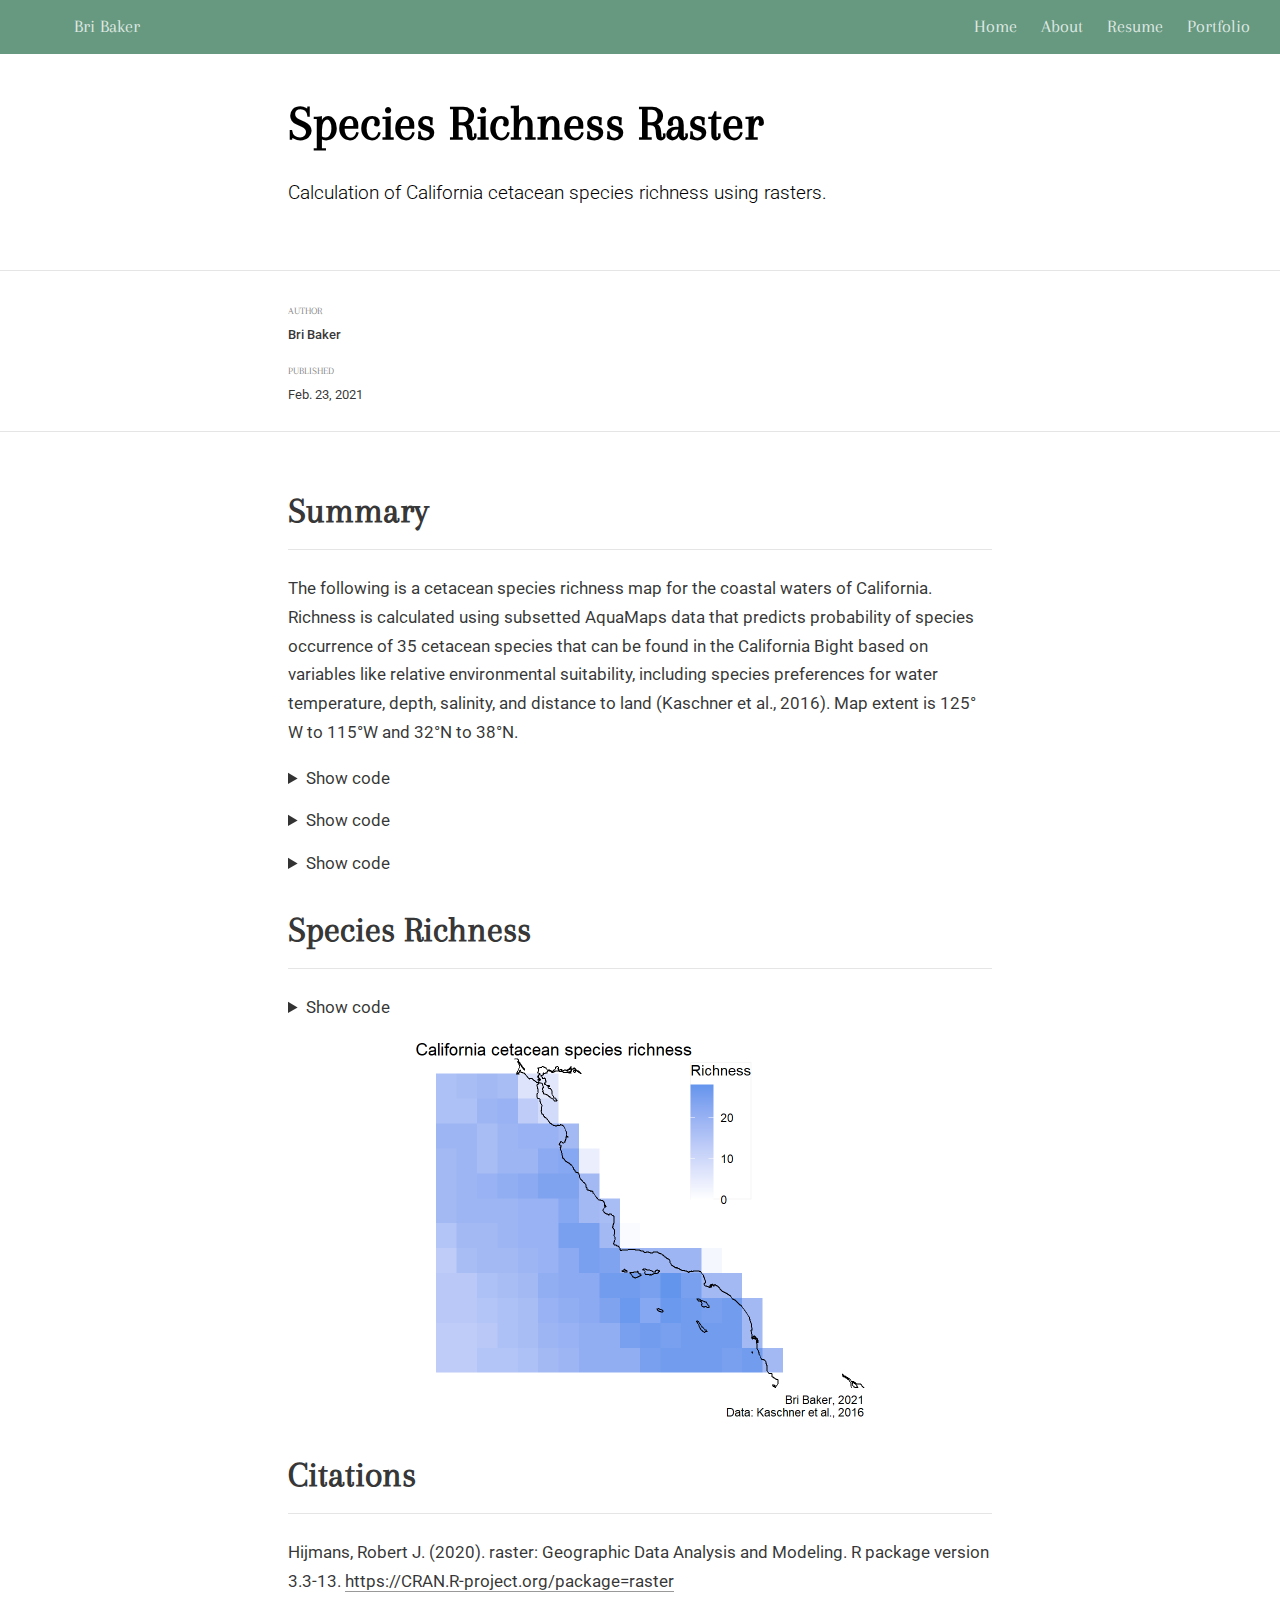
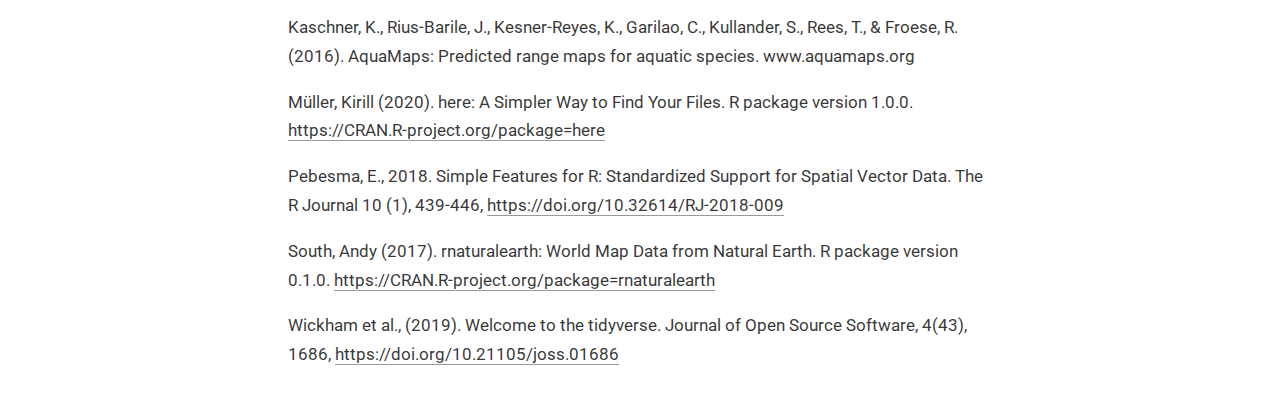
<file: docs/posts/2021-02-23-species-richness-raster/index.html>
<!DOCTYPE html>

<html xmlns="http://www.w3.org/1999/xhtml" lang="" xml:lang="">

<head>
  <meta charset="utf-8"/>
  <meta name="viewport" content="width=device-width, initial-scale=1"/>
  <meta http-equiv="X-UA-Compatible" content="IE=Edge,chrome=1"/>
  <meta name="generator" content="distill" />

  <style type="text/css">
  /* Hide doc at startup (prevent jankiness while JS renders/transforms) */
  body {
    visibility: hidden;
  }
  </style>

 <!--radix_placeholder_import_source-->
 <!--/radix_placeholder_import_source-->

<style type="text/css">code{white-space: pre;}</style>
<style type="text/css" data-origin="pandoc">
pre > code.sourceCode { white-space: pre; position: relative; }
pre > code.sourceCode > span { display: inline-block; line-height: 1.25; }
pre > code.sourceCode > span:empty { height: 1.2em; }
code.sourceCode > span { color: inherit; text-decoration: inherit; }
div.sourceCode { margin: 1em 0; }
pre.sourceCode { margin: 0; }
@media screen {
div.sourceCode { overflow: auto; }
}
@media print {
pre > code.sourceCode { white-space: pre-wrap; }
pre > code.sourceCode > span { text-indent: -5em; padding-left: 5em; }
}
pre.numberSource code
  { counter-reset: source-line 0; }
pre.numberSource code > span
  { position: relative; left: -4em; counter-increment: source-line; }
pre.numberSource code > span > a:first-child::before
  { content: counter(source-line);
    position: relative; left: -1em; text-align: right; vertical-align: baseline;
    border: none; display: inline-block;
    -webkit-touch-callout: none; -webkit-user-select: none;
    -khtml-user-select: none; -moz-user-select: none;
    -ms-user-select: none; user-select: none;
    padding: 0 4px; width: 4em;
    background-color: #ffffff;
    color: #a0a0a0;
  }
pre.numberSource { margin-left: 3em; border-left: 1px solid #a0a0a0;  padding-left: 4px; }
div.sourceCode
  { color: #1f1c1b; background-color: #ffffff; }
@media screen {
pre > code.sourceCode > span > a:first-child::before { text-decoration: underline; }
}
code span { color: #1f1c1b; } /* Normal */
code span.al { color: #bf0303; background-color: #f7e6e6; font-weight: bold; } /* Alert */
code span.an { color: #ca60ca; } /* Annotation */
code span.at { color: #0057ae; } /* Attribute */
code span.bn { color: #b08000; } /* BaseN */
code span.bu { color: #644a9b; font-weight: bold; } /* BuiltIn */
code span.cf { color: #1f1c1b; font-weight: bold; } /* ControlFlow */
code span.ch { color: #924c9d; } /* Char */
code span.cn { color: #aa5500; } /* Constant */
code span.co { color: #898887; } /* Comment */
code span.cv { color: #0095ff; } /* CommentVar */
code span.do { color: #607880; } /* Documentation */
code span.dt { color: #0057ae; } /* DataType */
code span.dv { color: #b08000; } /* DecVal */
code span.er { color: #bf0303; text-decoration: underline; } /* Error */
code span.ex { color: #0095ff; font-weight: bold; } /* Extension */
code span.fl { color: #b08000; } /* Float */
code span.fu { color: #644a9b; } /* Function */
code span.im { color: #ff5500; } /* Import */
code span.in { color: #b08000; } /* Information */
code span.kw { color: #1f1c1b; font-weight: bold; } /* Keyword */
code span.op { color: #1f1c1b; } /* Operator */
code span.ot { color: #006e28; } /* Other */
code span.pp { color: #006e28; } /* Preprocessor */
code span.re { color: #0057ae; background-color: #e0e9f8; } /* RegionMarker */
code span.sc { color: #3daee9; } /* SpecialChar */
code span.ss { color: #ff5500; } /* SpecialString */
code span.st { color: #bf0303; } /* String */
code span.va { color: #0057ae; } /* Variable */
code span.vs { color: #bf0303; } /* VerbatimString */
code span.wa { color: #bf0303; } /* Warning */
</style>

  <!--radix_placeholder_meta_tags-->
<title>Bri Baker: Species Richness Raster</title>

<meta property="description" itemprop="description" content="Calculation of California cetacean species richness using rasters."/>


<!--  https://schema.org/Article -->
<meta property="article:published" itemprop="datePublished" content="2021-02-23"/>
<meta property="article:created" itemprop="dateCreated" content="2021-02-23"/>
<meta name="article:author" content="Bri Baker"/>

<!--  https://developers.facebook.com/docs/sharing/webmasters#markup -->
<meta property="og:title" content="Bri Baker: Species Richness Raster"/>
<meta property="og:type" content="article"/>
<meta property="og:description" content="Calculation of California cetacean species richness using rasters."/>
<meta property="og:locale" content="en_US"/>
<meta property="og:site_name" content="Bri Baker"/>

<!--  https://dev.twitter.com/cards/types/summary -->
<meta property="twitter:card" content="summary"/>
<meta property="twitter:title" content="Bri Baker: Species Richness Raster"/>
<meta property="twitter:description" content="Calculation of California cetacean species richness using rasters."/>

<!--/radix_placeholder_meta_tags-->
  <!--radix_placeholder_rmarkdown_metadata-->

<script type="text/json" id="radix-rmarkdown-metadata">
{"type":"list","attributes":{"names":{"type":"character","attributes":{},"value":["title","description","author","date","output"]}},"value":[{"type":"character","attributes":{},"value":["Species Richness Raster"]},{"type":"character","attributes":{},"value":["Calculation of California cetacean species richness using rasters."]},{"type":"list","attributes":{},"value":[{"type":"list","attributes":{"names":{"type":"character","attributes":{},"value":["name","url"]}},"value":[{"type":"character","attributes":{},"value":["Bri Baker"]},{"type":"list","attributes":{"names":{"type":"character","attributes":{},"value":[]}},"value":[]}]}]},{"type":"character","attributes":{},"value":["02-23-2021"]},{"type":"list","attributes":{"names":{"type":"character","attributes":{},"value":["distill::distill_article"]}},"value":[{"type":"list","attributes":{"names":{"type":"character","attributes":{},"value":["self_contained","code_folding","highlight"]}},"value":[{"type":"logical","attributes":{},"value":[false]},{"type":"logical","attributes":{},"value":[true]},{"type":"character","attributes":{},"value":["kate"]}]}]}]}
</script>
<!--/radix_placeholder_rmarkdown_metadata-->
  
  <script type="text/json" id="radix-resource-manifest">
  {"type":"character","attributes":{},"value":["data/ca_cetaceans/Balaenoptera_acutorostrata.tif","data/ca_cetaceans/Balaenoptera_borealis.tif","data/ca_cetaceans/Balaenoptera_brydei.tif","data/ca_cetaceans/Balaenoptera_edeni.tif","data/ca_cetaceans/Balaenoptera_musculus.tif","data/ca_cetaceans/Balaenoptera_physalus.tif","data/ca_cetaceans/Berardius_bairdii.tif","data/ca_cetaceans/Delphinus_capensis.tif","data/ca_cetaceans/Delphinus_delphis.tif","data/ca_cetaceans/Eschrichtius_robustus.tif","data/ca_cetaceans/Eubalaena_japonica.tif","data/ca_cetaceans/Globicephala_macrorhynchus.tif","data/ca_cetaceans/Grampus_griseus.tif","data/ca_cetaceans/Indopacetus_pacificus.tif","data/ca_cetaceans/Kogia_breviceps.tif","data/ca_cetaceans/Kogia_sima.tif","data/ca_cetaceans/Lagenodelphis_hosei.tif","data/ca_cetaceans/Lagenorhynchus_obliquidens.tif","data/ca_cetaceans/Lissodelphis_borealis.tif","data/ca_cetaceans/Megaptera_novaeangliae.tif","data/ca_cetaceans/Mesoplodon_carlhubbsi.tif","data/ca_cetaceans/Mesoplodon_densirostris.tif","data/ca_cetaceans/Mesoplodon_ginkgodens.tif","data/ca_cetaceans/Mesoplodon_perrini.tif","data/ca_cetaceans/Mesoplodon_stejnegeri.tif","data/ca_cetaceans/Orcinus_orca.tif","data/ca_cetaceans/Phocoena_phocoena.tif","data/ca_cetaceans/Phocoenoides_dalli.tif","data/ca_cetaceans/Physeter_macrocephalus.tif","data/ca_cetaceans/Pseudorca_crassidens.tif","data/ca_cetaceans/Stenella_attenuata.tif","data/ca_cetaceans/Stenella_coeruleoalba.tif","data/ca_cetaceans/Steno_bredanensis.tif","data/ca_cetaceans/Tursiops_truncatus.tif","data/ca_cetaceans/Ziphius_cavirostris.tif","species-richness-raster_files/anchor-4.2.2/anchor.min.js","species-richness-raster_files/bowser-1.9.3/bowser.min.js","species-richness-raster_files/distill-2.2.21/template.v2.js","species-richness-raster_files/figure-html5/map-1.png","species-richness-raster_files/header-attrs-2.6.4/header-attrs.js","species-richness-raster_files/jquery-1.11.3/jquery.min.js","species-richness-raster_files/popper-2.6.0/popper.min.js","species-richness-raster_files/tippy-6.2.7/tippy-bundle.umd.min.js","species-richness-raster_files/tippy-6.2.7/tippy-light-border.css","species-richness-raster_files/tippy-6.2.7/tippy.css","species-richness-raster_files/tippy-6.2.7/tippy.umd.min.js","species-richness-raster_files/webcomponents-2.0.0/webcomponents.js"]}
  </script>
  <!--radix_placeholder_navigation_in_header-->
<meta name="distill:offset" content="../.."/>

<script type="application/javascript">

  window.headroom_prevent_pin = false;

  window.document.addEventListener("DOMContentLoaded", function (event) {

    // initialize headroom for banner
    var header = $('header').get(0);
    var headerHeight = header.offsetHeight;
    var headroom = new Headroom(header, {
      tolerance: 5,
      onPin : function() {
        if (window.headroom_prevent_pin) {
          window.headroom_prevent_pin = false;
          headroom.unpin();
        }
      }
    });
    headroom.init();
    if(window.location.hash)
      headroom.unpin();
    $(header).addClass('headroom--transition');

    // offset scroll location for banner on hash change
    // (see: https://github.com/WickyNilliams/headroom.js/issues/38)
    window.addEventListener("hashchange", function(event) {
      window.scrollTo(0, window.pageYOffset - (headerHeight + 25));
    });

    // responsive menu
    $('.distill-site-header').each(function(i, val) {
      var topnav = $(this);
      var toggle = topnav.find('.nav-toggle');
      toggle.on('click', function() {
        topnav.toggleClass('responsive');
      });
    });

    // nav dropdowns
    $('.nav-dropbtn').click(function(e) {
      $(this).next('.nav-dropdown-content').toggleClass('nav-dropdown-active');
      $(this).parent().siblings('.nav-dropdown')
         .children('.nav-dropdown-content').removeClass('nav-dropdown-active');
    });
    $("body").click(function(e){
      $('.nav-dropdown-content').removeClass('nav-dropdown-active');
    });
    $(".nav-dropdown").click(function(e){
      e.stopPropagation();
    });
  });
</script>

<style type="text/css">

/* Theme (user-documented overrideables for nav appearance) */

.distill-site-nav {
  color: rgba(255, 255, 255, 0.8);
  background-color: #0F2E3D;
  font-size: 15px;
  font-weight: 300;
}

.distill-site-nav a {
  color: inherit;
  text-decoration: none;
}

.distill-site-nav a:hover {
  color: white;
}

@media print {
  .distill-site-nav {
    display: none;
  }
}

.distill-site-header {

}

.distill-site-footer {

}


/* Site Header */

.distill-site-header {
  width: 100%;
  box-sizing: border-box;
  z-index: 3;
}

.distill-site-header .nav-left {
  display: inline-block;
  margin-left: 8px;
}

@media screen and (max-width: 768px) {
  .distill-site-header .nav-left {
    margin-left: 0;
  }
}


.distill-site-header .nav-right {
  float: right;
  margin-right: 8px;
}

.distill-site-header a,
.distill-site-header .title {
  display: inline-block;
  text-align: center;
  padding: 14px 10px 14px 10px;
}

.distill-site-header .title {
  font-size: 18px;
  min-width: 150px;
}

.distill-site-header .logo {
  padding: 0;
}

.distill-site-header .logo img {
  display: none;
  max-height: 20px;
  width: auto;
  margin-bottom: -4px;
}

.distill-site-header .nav-image img {
  max-height: 18px;
  width: auto;
  display: inline-block;
  margin-bottom: -3px;
}



@media screen and (min-width: 1000px) {
  .distill-site-header .logo img {
    display: inline-block;
  }
  .distill-site-header .nav-left {
    margin-left: 20px;
  }
  .distill-site-header .nav-right {
    margin-right: 20px;
  }
  .distill-site-header .title {
    padding-left: 12px;
  }
}


.distill-site-header .nav-toggle {
  display: none;
}

.nav-dropdown {
  display: inline-block;
  position: relative;
}

.nav-dropdown .nav-dropbtn {
  border: none;
  outline: none;
  color: rgba(255, 255, 255, 0.8);
  padding: 16px 10px;
  background-color: transparent;
  font-family: inherit;
  font-size: inherit;
  font-weight: inherit;
  margin: 0;
  margin-top: 1px;
  z-index: 2;
}

.nav-dropdown-content {
  display: none;
  position: absolute;
  background-color: white;
  min-width: 200px;
  border: 1px solid rgba(0,0,0,0.15);
  border-radius: 4px;
  box-shadow: 0px 8px 16px 0px rgba(0,0,0,0.1);
  z-index: 1;
  margin-top: 2px;
  white-space: nowrap;
  padding-top: 4px;
  padding-bottom: 4px;
}

.nav-dropdown-content hr {
  margin-top: 4px;
  margin-bottom: 4px;
  border: none;
  border-bottom: 1px solid rgba(0, 0, 0, 0.1);
}

.nav-dropdown-active {
  display: block;
}

.nav-dropdown-content a, .nav-dropdown-content .nav-dropdown-header {
  color: black;
  padding: 6px 24px;
  text-decoration: none;
  display: block;
  text-align: left;
}

.nav-dropdown-content .nav-dropdown-header {
  display: block;
  padding: 5px 24px;
  padding-bottom: 0;
  text-transform: uppercase;
  font-size: 14px;
  color: #999999;
  white-space: nowrap;
}

.nav-dropdown:hover .nav-dropbtn {
  color: white;
}

.nav-dropdown-content a:hover {
  background-color: #ddd;
  color: black;
}

.nav-right .nav-dropdown-content {
  margin-left: -45%;
  right: 0;
}

@media screen and (max-width: 768px) {
  .distill-site-header a, .distill-site-header .nav-dropdown  {display: none;}
  .distill-site-header a.nav-toggle {
    float: right;
    display: block;
  }
  .distill-site-header .title {
    margin-left: 0;
  }
  .distill-site-header .nav-right {
    margin-right: 0;
  }
  .distill-site-header {
    overflow: hidden;
  }
  .nav-right .nav-dropdown-content {
    margin-left: 0;
  }
}


@media screen and (max-width: 768px) {
  .distill-site-header.responsive {position: relative; min-height: 500px; }
  .distill-site-header.responsive a.nav-toggle {
    position: absolute;
    right: 0;
    top: 0;
  }
  .distill-site-header.responsive a,
  .distill-site-header.responsive .nav-dropdown {
    display: block;
    text-align: left;
  }
  .distill-site-header.responsive .nav-left,
  .distill-site-header.responsive .nav-right {
    width: 100%;
  }
  .distill-site-header.responsive .nav-dropdown {float: none;}
  .distill-site-header.responsive .nav-dropdown-content {position: relative;}
  .distill-site-header.responsive .nav-dropdown .nav-dropbtn {
    display: block;
    width: 100%;
    text-align: left;
  }
}

/* Site Footer */

.distill-site-footer {
  width: 100%;
  overflow: hidden;
  box-sizing: border-box;
  z-index: 3;
  margin-top: 30px;
  padding-top: 30px;
  padding-bottom: 30px;
  text-align: center;
}

/* Headroom */

d-title {
  padding-top: 6rem;
}

@media print {
  d-title {
    padding-top: 4rem;
  }
}

.headroom {
  z-index: 1000;
  position: fixed;
  top: 0;
  left: 0;
  right: 0;
}

.headroom--transition {
  transition: all .4s ease-in-out;
}

.headroom--unpinned {
  top: -100px;
}

.headroom--pinned {
  top: 0;
}

/* adjust viewport for navbar height */
/* helps vertically center bootstrap (non-distill) content */
.min-vh-100 {
  min-height: calc(100vh - 100px) !important;
}

</style>

<script src="../../site_libs/jquery-1.11.3/jquery.min.js"></script>
<link href="../../site_libs/font-awesome-5.1.0/css/all.css" rel="stylesheet"/>
<link href="../../site_libs/font-awesome-5.1.0/css/v4-shims.css" rel="stylesheet"/>
<script src="../../site_libs/headroom-0.9.4/headroom.min.js"></script>
<!--/radix_placeholder_navigation_in_header-->
  <!--radix_placeholder_distill-->

<style type="text/css">

body {
  background-color: white;
}

.pandoc-table {
  width: 100%;
}

.pandoc-table>caption {
  margin-bottom: 10px;
}

.pandoc-table th:not([align]) {
  text-align: left;
}

.pagedtable-footer {
  font-size: 15px;
}

d-byline .byline {
  grid-template-columns: 2fr 2fr;
}

d-byline .byline h3 {
  margin-block-start: 1.5em;
}

d-byline .byline .authors-affiliations h3 {
  margin-block-start: 0.5em;
}

.authors-affiliations .orcid-id {
  width: 16px;
  height:16px;
  margin-left: 4px;
  margin-right: 4px;
  vertical-align: middle;
  padding-bottom: 2px;
}

d-title .dt-tags {
  margin-top: 1em;
  grid-column: text;
}

.dt-tags .dt-tag {
  text-decoration: none;
  display: inline-block;
  color: rgba(0,0,0,0.6);
  padding: 0em 0.4em;
  margin-right: 0.5em;
  margin-bottom: 0.4em;
  font-size: 70%;
  border: 1px solid rgba(0,0,0,0.2);
  border-radius: 3px;
  text-transform: uppercase;
  font-weight: 500;
}

d-article table.gt_table td,
d-article table.gt_table th {
  border-bottom: none;
}

.html-widget {
  margin-bottom: 2.0em;
}

.l-screen-inset {
  padding-right: 16px;
}

.l-screen .caption {
  margin-left: 10px;
}

.shaded {
  background: rgb(247, 247, 247);
  padding-top: 20px;
  padding-bottom: 20px;
  border-top: 1px solid rgba(0, 0, 0, 0.1);
  border-bottom: 1px solid rgba(0, 0, 0, 0.1);
}

.shaded .html-widget {
  margin-bottom: 0;
  border: 1px solid rgba(0, 0, 0, 0.1);
}

.shaded .shaded-content {
  background: white;
}

.text-output {
  margin-top: 0;
  line-height: 1.5em;
}

.hidden {
  display: none !important;
}

d-article {
  padding-top: 2.5rem;
  padding-bottom: 30px;
}

d-appendix {
  padding-top: 30px;
}

d-article>p>img {
  width: 100%;
}

d-article h2 {
  margin: 1rem 0 1.5rem 0;
}

d-article h3 {
  margin-top: 1.5rem;
}

d-article iframe {
  border: 1px solid rgba(0, 0, 0, 0.1);
  margin-bottom: 2.0em;
  width: 100%;
}

/* Tweak code blocks */

d-article div.sourceCode code,
d-article pre code {
  font-family: Consolas, Monaco, 'Andale Mono', 'Ubuntu Mono', monospace;
}

d-article pre,
d-article div.sourceCode,
d-article div.sourceCode pre {
  overflow: auto;
}

d-article div.sourceCode {
  background-color: white;
}

d-article div.sourceCode pre {
  padding-left: 10px;
  font-size: 12px;
  border-left: 2px solid rgba(0,0,0,0.1);
}

d-article pre {
  font-size: 12px;
  color: black;
  background: none;
  margin-top: 0;
  text-align: left;
  white-space: pre;
  word-spacing: normal;
  word-break: normal;
  word-wrap: normal;
  line-height: 1.5;

  -moz-tab-size: 4;
  -o-tab-size: 4;
  tab-size: 4;

  -webkit-hyphens: none;
  -moz-hyphens: none;
  -ms-hyphens: none;
  hyphens: none;
}

d-article pre a {
  border-bottom: none;
}

d-article pre a:hover {
  border-bottom: none;
  text-decoration: underline;
}

d-article details {
  grid-column: text;
  margin-bottom: 0.8em;
}

@media(min-width: 768px) {

d-article pre,
d-article div.sourceCode,
d-article div.sourceCode pre {
  overflow: visible !important;
}

d-article div.sourceCode pre {
  padding-left: 18px;
  font-size: 14px;
}

d-article pre {
  font-size: 14px;
}

}

figure img.external {
  background: white;
  border: 1px solid rgba(0, 0, 0, 0.1);
  box-shadow: 0 1px 8px rgba(0, 0, 0, 0.1);
  padding: 18px;
  box-sizing: border-box;
}

/* CSS for d-contents */

.d-contents {
  grid-column: text;
  color: rgba(0,0,0,0.8);
  font-size: 0.9em;
  padding-bottom: 1em;
  margin-bottom: 1em;
  padding-bottom: 0.5em;
  margin-bottom: 1em;
  padding-left: 0.25em;
  justify-self: start;
}

@media(min-width: 1000px) {
  .d-contents.d-contents-float {
    height: 0;
    grid-column-start: 1;
    grid-column-end: 4;
    justify-self: center;
    padding-right: 3em;
    padding-left: 2em;
  }
}

.d-contents nav h3 {
  font-size: 18px;
  margin-top: 0;
  margin-bottom: 1em;
}

.d-contents li {
  list-style-type: none
}

.d-contents nav > ul {
  padding-left: 0;
}

.d-contents ul {
  padding-left: 1em
}

.d-contents nav ul li {
  margin-top: 0.6em;
  margin-bottom: 0.2em;
}

.d-contents nav a {
  font-size: 13px;
  border-bottom: none;
  text-decoration: none
  color: rgba(0, 0, 0, 0.8);
}

.d-contents nav a:hover {
  text-decoration: underline solid rgba(0, 0, 0, 0.6)
}

.d-contents nav > ul > li > a {
  font-weight: 600;
}

.d-contents nav > ul > li > ul {
  font-weight: inherit;
}

.d-contents nav > ul > li > ul > li {
  margin-top: 0.2em;
}


.d-contents nav ul {
  margin-top: 0;
  margin-bottom: 0.25em;
}

.d-article-with-toc h2:nth-child(2) {
  margin-top: 0;
}


/* Figure */

.figure {
  position: relative;
  margin-bottom: 2.5em;
  margin-top: 1.5em;
}

.figure img {
  width: 100%;
}

.figure .caption {
  color: rgba(0, 0, 0, 0.6);
  font-size: 12px;
  line-height: 1.5em;
}

.figure img.external {
  background: white;
  border: 1px solid rgba(0, 0, 0, 0.1);
  box-shadow: 0 1px 8px rgba(0, 0, 0, 0.1);
  padding: 18px;
  box-sizing: border-box;
}

.figure .caption a {
  color: rgba(0, 0, 0, 0.6);
}

.figure .caption b,
.figure .caption strong, {
  font-weight: 600;
  color: rgba(0, 0, 0, 1.0);
}

/* Citations */

d-article .citation {
  color: inherit;
  cursor: inherit;
}

div.hanging-indent{
  margin-left: 1em; text-indent: -1em;
}

/* Citation hover box */

.tippy-box[data-theme~=light-border] {
  background-color: rgba(250, 250, 250, 0.95);
}

.tippy-content > p {
  margin-bottom: 0;
  padding: 2px;
}


/* Tweak 1000px media break to show more text */

@media(min-width: 1000px) {
  .base-grid,
  distill-header,
  d-title,
  d-abstract,
  d-article,
  d-appendix,
  distill-appendix,
  d-byline,
  d-footnote-list,
  d-citation-list,
  distill-footer {
    grid-template-columns: [screen-start] 1fr [page-start kicker-start] 80px [middle-start] 50px [text-start kicker-end] 65px 65px 65px 65px 65px 65px 65px 65px [text-end gutter-start] 65px [middle-end] 65px [page-end gutter-end] 1fr [screen-end];
    grid-column-gap: 16px;
  }

  .grid {
    grid-column-gap: 16px;
  }

  d-article {
    font-size: 1.06rem;
    line-height: 1.7em;
  }
  figure .caption, .figure .caption, figure figcaption {
    font-size: 13px;
  }
}

@media(min-width: 1180px) {
  .base-grid,
  distill-header,
  d-title,
  d-abstract,
  d-article,
  d-appendix,
  distill-appendix,
  d-byline,
  d-footnote-list,
  d-citation-list,
  distill-footer {
    grid-template-columns: [screen-start] 1fr [page-start kicker-start] 60px [middle-start] 60px [text-start kicker-end] 60px 60px 60px 60px 60px 60px 60px 60px [text-end gutter-start] 60px [middle-end] 60px [page-end gutter-end] 1fr [screen-end];
    grid-column-gap: 32px;
  }

  .grid {
    grid-column-gap: 32px;
  }
}


/* Get the citation styles for the appendix (not auto-injected on render since
   we do our own rendering of the citation appendix) */

d-appendix .citation-appendix,
.d-appendix .citation-appendix {
  font-size: 11px;
  line-height: 15px;
  border-left: 1px solid rgba(0, 0, 0, 0.1);
  padding-left: 18px;
  border: 1px solid rgba(0,0,0,0.1);
  background: rgba(0, 0, 0, 0.02);
  padding: 10px 18px;
  border-radius: 3px;
  color: rgba(150, 150, 150, 1);
  overflow: hidden;
  margin-top: -12px;
  white-space: pre-wrap;
  word-wrap: break-word;
}

/* Include appendix styles here so they can be overridden */

d-appendix {
  contain: layout style;
  font-size: 0.8em;
  line-height: 1.7em;
  margin-top: 60px;
  margin-bottom: 0;
  border-top: 1px solid rgba(0, 0, 0, 0.1);
  color: rgba(0,0,0,0.5);
  padding-top: 60px;
  padding-bottom: 48px;
}

d-appendix h3 {
  grid-column: page-start / text-start;
  font-size: 15px;
  font-weight: 500;
  margin-top: 1em;
  margin-bottom: 0;
  color: rgba(0,0,0,0.65);
}

d-appendix h3 + * {
  margin-top: 1em;
}

d-appendix ol {
  padding: 0 0 0 15px;
}

@media (min-width: 768px) {
  d-appendix ol {
    padding: 0 0 0 30px;
    margin-left: -30px;
  }
}

d-appendix li {
  margin-bottom: 1em;
}

d-appendix a {
  color: rgba(0, 0, 0, 0.6);
}

d-appendix > * {
  grid-column: text;
}

d-appendix > d-footnote-list,
d-appendix > d-citation-list,
d-appendix > distill-appendix {
  grid-column: screen;
}

/* Include footnote styles here so they can be overridden */

d-footnote-list {
  contain: layout style;
}

d-footnote-list > * {
  grid-column: text;
}

d-footnote-list a.footnote-backlink {
  color: rgba(0,0,0,0.3);
  padding-left: 0.5em;
}



/* Anchor.js */

.anchorjs-link {
  /*transition: all .25s linear; */
  text-decoration: none;
  border-bottom: none;
}
*:hover > .anchorjs-link {
  margin-left: -1.125em !important;
  text-decoration: none;
  border-bottom: none;
}

/* Social footer */

.social_footer {
  margin-top: 30px;
  margin-bottom: 0;
  color: rgba(0,0,0,0.67);
}

.disqus-comments {
  margin-right: 30px;
}

.disqus-comment-count {
  border-bottom: 1px solid rgba(0, 0, 0, 0.4);
  cursor: pointer;
}

#disqus_thread {
  margin-top: 30px;
}

.article-sharing a {
  border-bottom: none;
  margin-right: 8px;
}

.article-sharing a:hover {
  border-bottom: none;
}

.sidebar-section.subscribe {
  font-size: 12px;
  line-height: 1.6em;
}

.subscribe p {
  margin-bottom: 0.5em;
}


.article-footer .subscribe {
  font-size: 15px;
  margin-top: 45px;
}


.sidebar-section.custom {
  font-size: 12px;
  line-height: 1.6em;
}

.custom p {
  margin-bottom: 0.5em;
}

/* Styles for listing layout (hide title) */
.layout-listing d-title, .layout-listing .d-title {
  display: none;
}

/* Styles for posts lists (not auto-injected) */


.posts-with-sidebar {
  padding-left: 45px;
  padding-right: 45px;
}

.posts-list .description h2,
.posts-list .description p {
  font-family: -apple-system, BlinkMacSystemFont, "Segoe UI", Roboto, Oxygen, Ubuntu, Cantarell, "Fira Sans", "Droid Sans", "Helvetica Neue", Arial, sans-serif;
}

.posts-list .description h2 {
  font-weight: 700;
  border-bottom: none;
  padding-bottom: 0;
}

.posts-list h2.post-tag {
  border-bottom: 1px solid rgba(0, 0, 0, 0.2);
  padding-bottom: 12px;
}
.posts-list {
  margin-top: 60px;
  margin-bottom: 24px;
}

.posts-list .post-preview {
  text-decoration: none;
  overflow: hidden;
  display: block;
  border-bottom: 1px solid rgba(0, 0, 0, 0.1);
  padding: 24px 0;
}

.post-preview-last {
  border-bottom: none !important;
}

.posts-list .posts-list-caption {
  grid-column: screen;
  font-weight: 400;
}

.posts-list .post-preview h2 {
  margin: 0 0 6px 0;
  line-height: 1.2em;
  font-style: normal;
  font-size: 24px;
}

.posts-list .post-preview p {
  margin: 0 0 12px 0;
  line-height: 1.4em;
  font-size: 16px;
}

.posts-list .post-preview .thumbnail {
  box-sizing: border-box;
  margin-bottom: 24px;
  position: relative;
  max-width: 500px;
}
.posts-list .post-preview img {
  width: 100%;
  display: block;
}

.posts-list .metadata {
  font-size: 12px;
  line-height: 1.4em;
  margin-bottom: 18px;
}

.posts-list .metadata > * {
  display: inline-block;
}

.posts-list .metadata .publishedDate {
  margin-right: 2em;
}

.posts-list .metadata .dt-authors {
  display: block;
  margin-top: 0.3em;
  margin-right: 2em;
}

.posts-list .dt-tags {
  display: block;
  line-height: 1em;
}

.posts-list .dt-tags .dt-tag {
  display: inline-block;
  color: rgba(0,0,0,0.6);
  padding: 0.3em 0.4em;
  margin-right: 0.2em;
  margin-bottom: 0.4em;
  font-size: 60%;
  border: 1px solid rgba(0,0,0,0.2);
  border-radius: 3px;
  text-transform: uppercase;
  font-weight: 500;
}

.posts-list img {
  opacity: 1;
}

.posts-list img[data-src] {
  opacity: 0;
}

.posts-more {
  clear: both;
}


.posts-sidebar {
  font-size: 16px;
}

.posts-sidebar h3 {
  font-size: 16px;
  margin-top: 0;
  margin-bottom: 0.5em;
  font-weight: 400;
  text-transform: uppercase;
}

.sidebar-section {
  margin-bottom: 30px;
}

.categories ul {
  list-style-type: none;
  margin: 0;
  padding: 0;
}

.categories li {
  color: rgba(0, 0, 0, 0.8);
  margin-bottom: 0;
}

.categories li>a {
  border-bottom: none;
}

.categories li>a:hover {
  border-bottom: 1px solid rgba(0, 0, 0, 0.4);
}

.categories .active {
  font-weight: 600;
}

.categories .category-count {
  color: rgba(0, 0, 0, 0.4);
}


@media(min-width: 768px) {
  .posts-list .post-preview h2 {
    font-size: 26px;
  }
  .posts-list .post-preview .thumbnail {
    float: right;
    width: 30%;
    margin-bottom: 0;
  }
  .posts-list .post-preview .description {
    float: left;
    width: 45%;
  }
  .posts-list .post-preview .metadata {
    float: left;
    width: 20%;
    margin-top: 8px;
  }
  .posts-list .post-preview p {
    margin: 0 0 12px 0;
    line-height: 1.5em;
    font-size: 16px;
  }
  .posts-with-sidebar .posts-list {
    float: left;
    width: 75%;
  }
  .posts-with-sidebar .posts-sidebar {
    float: right;
    width: 20%;
    margin-top: 60px;
    padding-top: 24px;
    padding-bottom: 24px;
  }
}


/* Improve display for browsers without grid (IE/Edge <= 15) */

.downlevel {
  line-height: 1.6em;
  font-family: -apple-system, BlinkMacSystemFont, "Segoe UI", Roboto, Oxygen, Ubuntu, Cantarell, "Fira Sans", "Droid Sans", "Helvetica Neue", Arial, sans-serif;
  margin: 0;
}

.downlevel .d-title {
  padding-top: 6rem;
  padding-bottom: 1.5rem;
}

.downlevel .d-title h1 {
  font-size: 50px;
  font-weight: 700;
  line-height: 1.1em;
  margin: 0 0 0.5rem;
}

.downlevel .d-title p {
  font-weight: 300;
  font-size: 1.2rem;
  line-height: 1.55em;
  margin-top: 0;
}

.downlevel .d-byline {
  padding-top: 0.8em;
  padding-bottom: 0.8em;
  font-size: 0.8rem;
  line-height: 1.8em;
}

.downlevel .section-separator {
  border: none;
  border-top: 1px solid rgba(0, 0, 0, 0.1);
}

.downlevel .d-article {
  font-size: 1.06rem;
  line-height: 1.7em;
  padding-top: 1rem;
  padding-bottom: 2rem;
}


.downlevel .d-appendix {
  padding-left: 0;
  padding-right: 0;
  max-width: none;
  font-size: 0.8em;
  line-height: 1.7em;
  margin-bottom: 0;
  color: rgba(0,0,0,0.5);
  padding-top: 40px;
  padding-bottom: 48px;
}

.downlevel .footnotes ol {
  padding-left: 13px;
}

.downlevel .base-grid,
.downlevel .distill-header,
.downlevel .d-title,
.downlevel .d-abstract,
.downlevel .d-article,
.downlevel .d-appendix,
.downlevel .distill-appendix,
.downlevel .d-byline,
.downlevel .d-footnote-list,
.downlevel .d-citation-list,
.downlevel .distill-footer,
.downlevel .appendix-bottom,
.downlevel .posts-container {
  padding-left: 40px;
  padding-right: 40px;
}

@media(min-width: 768px) {
  .downlevel .base-grid,
  .downlevel .distill-header,
  .downlevel .d-title,
  .downlevel .d-abstract,
  .downlevel .d-article,
  .downlevel .d-appendix,
  .downlevel .distill-appendix,
  .downlevel .d-byline,
  .downlevel .d-footnote-list,
  .downlevel .d-citation-list,
  .downlevel .distill-footer,
  .downlevel .appendix-bottom,
  .downlevel .posts-container {
  padding-left: 150px;
  padding-right: 150px;
  max-width: 900px;
}
}

.downlevel pre code {
  display: block;
  border-left: 2px solid rgba(0, 0, 0, .1);
  padding: 0 0 0 20px;
  font-size: 14px;
}

.downlevel code, .downlevel pre {
  color: black;
  background: none;
  font-family: Consolas, Monaco, 'Andale Mono', 'Ubuntu Mono', monospace;
  text-align: left;
  white-space: pre;
  word-spacing: normal;
  word-break: normal;
  word-wrap: normal;
  line-height: 1.5;

  -moz-tab-size: 4;
  -o-tab-size: 4;
  tab-size: 4;

  -webkit-hyphens: none;
  -moz-hyphens: none;
  -ms-hyphens: none;
  hyphens: none;
}

.downlevel .posts-list .post-preview {
  color: inherit;
}



</style>

<script type="application/javascript">

function is_downlevel_browser() {
  if (bowser.isUnsupportedBrowser({ msie: "12", msedge: "16"},
                                 window.navigator.userAgent)) {
    return true;
  } else {
    return window.load_distill_framework === undefined;
  }
}

// show body when load is complete
function on_load_complete() {

  // add anchors
  if (window.anchors) {
    window.anchors.options.placement = 'left';
    window.anchors.add('d-article > h2, d-article > h3, d-article > h4, d-article > h5');
  }


  // set body to visible
  document.body.style.visibility = 'visible';

  // force redraw for leaflet widgets
  if (window.HTMLWidgets) {
    var maps = window.HTMLWidgets.findAll(".leaflet");
    $.each(maps, function(i, el) {
      var map = this.getMap();
      map.invalidateSize();
      map.eachLayer(function(layer) {
        if (layer instanceof L.TileLayer)
          layer.redraw();
      });
    });
  }

  // trigger 'shown' so htmlwidgets resize
  $('d-article').trigger('shown');
}

function init_distill() {

  init_common();

  // create front matter
  var front_matter = $('<d-front-matter></d-front-matter>');
  $('#distill-front-matter').wrap(front_matter);

  // create d-title
  $('.d-title').changeElementType('d-title');

  // create d-byline
  var byline = $('<d-byline></d-byline>');
  $('.d-byline').replaceWith(byline);

  // create d-article
  var article = $('<d-article></d-article>');
  $('.d-article').wrap(article).children().unwrap();

  // move posts container into article
  $('.posts-container').appendTo($('d-article'));

  // create d-appendix
  $('.d-appendix').changeElementType('d-appendix');

  // flag indicating that we have appendix items
  var appendix = $('.appendix-bottom').children('h3').length > 0;

  // replace footnotes with <d-footnote>
  $('.footnote-ref').each(function(i, val) {
    appendix = true;
    var href = $(this).attr('href');
    var id = href.replace('#', '');
    var fn = $('#' + id);
    var fn_p = $('#' + id + '>p');
    fn_p.find('.footnote-back').remove();
    var text = fn_p.html();
    var dtfn = $('<d-footnote></d-footnote>');
    dtfn.html(text);
    $(this).replaceWith(dtfn);
  });
  // remove footnotes
  $('.footnotes').remove();

  // move refs into #references-listing
  $('#references-listing').replaceWith($('#refs'));

  $('h1.appendix, h2.appendix').each(function(i, val) {
    $(this).changeElementType('h3');
  });
  $('h3.appendix').each(function(i, val) {
    var id = $(this).attr('id');
    $('.d-contents a[href="#' + id + '"]').parent().remove();
    appendix = true;
    $(this).nextUntil($('h1, h2, h3')).addBack().appendTo($('d-appendix'));
  });

  // show d-appendix if we have appendix content
  $("d-appendix").css('display', appendix ? 'grid' : 'none');

  // localize layout chunks to just output
  $('.layout-chunk').each(function(i, val) {

    // capture layout
    var layout = $(this).attr('data-layout');

    // apply layout to markdown level block elements
    var elements = $(this).children().not('details, div.sourceCode, pre, script');
    elements.each(function(i, el) {
      var layout_div = $('<div class="' + layout + '"></div>');
      if (layout_div.hasClass('shaded')) {
        var shaded_content = $('<div class="shaded-content"></div>');
        $(this).wrap(shaded_content);
        $(this).parent().wrap(layout_div);
      } else {
        $(this).wrap(layout_div);
      }
    });


    // unwrap the layout-chunk div
    $(this).children().unwrap();
  });

  // remove code block used to force  highlighting css
  $('.distill-force-highlighting-css').parent().remove();

  // remove empty line numbers inserted by pandoc when using a
  // custom syntax highlighting theme
  $('code.sourceCode a:empty').remove();

  // load distill framework
  load_distill_framework();

  // wait for window.distillRunlevel == 4 to do post processing
  function distill_post_process() {

    if (!window.distillRunlevel || window.distillRunlevel < 4)
      return;

    // hide author/affiliations entirely if we have no authors
    var front_matter = JSON.parse($("#distill-front-matter").html());
    var have_authors = front_matter.authors && front_matter.authors.length > 0;
    if (!have_authors)
      $('d-byline').addClass('hidden');

    // article with toc class
    $('.d-contents').parent().addClass('d-article-with-toc');

    // strip links that point to #
    $('.authors-affiliations').find('a[href="#"]').removeAttr('href');

    // add orcid ids
    $('.authors-affiliations').find('.author').each(function(i, el) {
      var orcid_id = front_matter.authors[i].orcidID;
      if (orcid_id) {
        var a = $('<a></a>');
        a.attr('href', 'https://orcid.org/' + orcid_id);
        var img = $('<img></img>');
        img.addClass('orcid-id');
        img.attr('alt', 'ORCID ID');
        img.attr('src','[data-uri]');
        a.append(img);
        $(this).append(a);
      }
    });

    // hide elements of author/affiliations grid that have no value
    function hide_byline_column(caption) {
      $('d-byline').find('h3:contains("' + caption + '")').parent().css('visibility', 'hidden');
    }

    // affiliations
    var have_affiliations = false;
    for (var i = 0; i<front_matter.authors.length; ++i) {
      var author = front_matter.authors[i];
      if (author.affiliation !== "&nbsp;") {
        have_affiliations = true;
        break;
      }
    }
    if (!have_affiliations)
      $('d-byline').find('h3:contains("Affiliations")').css('visibility', 'hidden');

    // published date
    if (!front_matter.publishedDate)
      hide_byline_column("Published");

    // document object identifier
    var doi = $('d-byline').find('h3:contains("DOI")');
    var doi_p = doi.next().empty();
    if (!front_matter.doi) {
      // if we have a citation and valid citationText then link to that
      if ($('#citation').length > 0 && front_matter.citationText) {
        doi.html('Citation');
        $('<a href="#citation"></a>')
          .text(front_matter.citationText)
          .appendTo(doi_p);
      } else {
        hide_byline_column("DOI");
      }
    } else {
      $('<a></a>')
         .attr('href', "https://doi.org/" + front_matter.doi)
         .html(front_matter.doi)
         .appendTo(doi_p);
    }

     // change plural form of authors/affiliations
    if (front_matter.authors.length === 1) {
      var grid = $('.authors-affiliations');
      grid.children('h3:contains("Authors")').text('Author');
      grid.children('h3:contains("Affiliations")').text('Affiliation');
    }

    // remove d-appendix and d-footnote-list local styles
    $('d-appendix > style:first-child').remove();
    $('d-footnote-list > style:first-child').remove();

    // move appendix-bottom entries to the bottom
    $('.appendix-bottom').appendTo('d-appendix').children().unwrap();
    $('.appendix-bottom').remove();

    // hoverable references
    $('span.citation[data-cites]').each(function() {
      var refHtml = $('#ref-' + $(this).attr('data-cites')).html();
      window.tippy(this, {
        allowHTML: true,
        content: refHtml,
        maxWidth: 500,
        interactive: true,
        interactiveBorder: 10,
        theme: 'light-border',
        placement: 'bottom-start'
      });
    });

    // clear polling timer
    clearInterval(tid);

    // show body now that everything is ready
    on_load_complete();
  }

  var tid = setInterval(distill_post_process, 50);
  distill_post_process();

}

function init_downlevel() {

  init_common();

   // insert hr after d-title
  $('.d-title').after($('<hr class="section-separator"/>'));

  // check if we have authors
  var front_matter = JSON.parse($("#distill-front-matter").html());
  var have_authors = front_matter.authors && front_matter.authors.length > 0;

  // manage byline/border
  if (!have_authors)
    $('.d-byline').remove();
  $('.d-byline').after($('<hr class="section-separator"/>'));
  $('.d-byline a').remove();

  // remove toc
  $('.d-contents').remove();

  // move appendix elements
  $('h1.appendix, h2.appendix').each(function(i, val) {
    $(this).changeElementType('h3');
  });
  $('h3.appendix').each(function(i, val) {
    $(this).nextUntil($('h1, h2, h3')).addBack().appendTo($('.d-appendix'));
  });


  // inject headers into references and footnotes
  var refs_header = $('<h3></h3>');
  refs_header.text('References');
  $('#refs').prepend(refs_header);

  var footnotes_header = $('<h3></h3');
  footnotes_header.text('Footnotes');
  $('.footnotes').children('hr').first().replaceWith(footnotes_header);

  // move appendix-bottom entries to the bottom
  $('.appendix-bottom').appendTo('.d-appendix').children().unwrap();
  $('.appendix-bottom').remove();

  // remove appendix if it's empty
  if ($('.d-appendix').children().length === 0)
    $('.d-appendix').remove();

  // prepend separator above appendix
  $('.d-appendix').before($('<hr class="section-separator" style="clear: both"/>'));

  // trim code
  $('pre>code').each(function(i, val) {
    $(this).html($.trim($(this).html()));
  });

  // move posts-container right before article
  $('.posts-container').insertBefore($('.d-article'));

  $('body').addClass('downlevel');

  on_load_complete();
}


function init_common() {

  // jquery plugin to change element types
  (function($) {
    $.fn.changeElementType = function(newType) {
      var attrs = {};

      $.each(this[0].attributes, function(idx, attr) {
        attrs[attr.nodeName] = attr.nodeValue;
      });

      this.replaceWith(function() {
        return $("<" + newType + "/>", attrs).append($(this).contents());
      });
    };
  })(jQuery);

  // prevent underline for linked images
  $('a > img').parent().css({'border-bottom' : 'none'});

  // mark non-body figures created by knitr chunks as 100% width
  $('.layout-chunk').each(function(i, val) {
    var figures = $(this).find('img, .html-widget');
    if ($(this).attr('data-layout') !== "l-body") {
      figures.css('width', '100%');
    } else {
      figures.css('max-width', '100%');
      figures.filter("[width]").each(function(i, val) {
        var fig = $(this);
        fig.css('width', fig.attr('width') + 'px');
      });

    }
  });

  // auto-append index.html to post-preview links in file: protocol
  // and in rstudio ide preview
  $('.post-preview').each(function(i, val) {
    if (window.location.protocol === "file:")
      $(this).attr('href', $(this).attr('href') + "index.html");
  });

  // get rid of index.html references in header
  if (window.location.protocol !== "file:") {
    $('.distill-site-header a[href]').each(function(i,val) {
      $(this).attr('href', $(this).attr('href').replace("index.html", "./"));
    });
  }

  // add class to pandoc style tables
  $('tr.header').parent('thead').parent('table').addClass('pandoc-table');
  $('.kable-table').children('table').addClass('pandoc-table');

  // add figcaption style to table captions
  $('caption').parent('table').addClass("figcaption");

  // initialize posts list
  if (window.init_posts_list)
    window.init_posts_list();

  // implmement disqus comment link
  $('.disqus-comment-count').click(function() {
    window.headroom_prevent_pin = true;
    $('#disqus_thread').toggleClass('hidden');
    if (!$('#disqus_thread').hasClass('hidden')) {
      var offset = $(this).offset();
      $(window).resize();
      $('html, body').animate({
        scrollTop: offset.top - 35
      });
    }
  });
}

document.addEventListener('DOMContentLoaded', function() {
  if (is_downlevel_browser())
    init_downlevel();
  else
    window.addEventListener('WebComponentsReady', init_distill);
});

</script>

<style type="text/css">
/* base variables */

/* Edit the CSS properties in this file to create a custom
   Distill theme. Only edit values in the right column
   for each row; values shown are the CSS defaults.
   To return any property to the default,
   you may set its value to: unset
   All rows must end with a semi-colon.                      */

/* Optional: embed custom fonts here with `@import`          */
/* This must remain at the top of this file.                 */



html {
  /*-- Main font sizes --*/
  --title-size:      50px;
  --body-size:       1.06rem;
  --code-size:       14px;
  --aside-size:      12px;
  --fig-cap-size:    13px;
  /*-- Main font colors --*/
  --title-color:     #000000;
  --header-color:    rgba(0, 0, 0, 0.8);
  --body-color:      rgba(0, 0, 0, 0.8);
  --aside-color:     rgba(0, 0, 0, 0.6);
  --fig-cap-color:   rgba(0, 0, 0, 0.6);
  /*-- Specify custom fonts ~~~ must be imported above   --*/
  --heading-font:    sans-serif;
  --mono-font:       monospace;
  --body-font:       sans-serif;
  --navbar-font:     sans-serif;  /* websites + blogs only */
}

/*-- ARTICLE METADATA --*/
d-byline {
  --heading-size:    0.6rem;
  --heading-color:   rgba(0, 0, 0, 0.5);
  --body-size:       0.8rem;
  --body-color:      rgba(0, 0, 0, 0.8);
}

/*-- ARTICLE TABLE OF CONTENTS --*/
.d-contents {
  --heading-size:    18px;
  --contents-size:   13px;
}

/*-- ARTICLE APPENDIX --*/
d-appendix {
  --heading-size:    15px;
  --heading-color:   rgba(0, 0, 0, 0.65);
  --text-size:       0.8em;
  --text-color:      rgba(0, 0, 0, 0.5);
}

/*-- WEBSITE HEADER + FOOTER --*/
/* These properties only apply to Distill sites and blogs  */

.distill-site-header {
  --title-size:       18px;
  --text-color:       rgba(255, 255, 255, 0.8);
  --text-size:        15px;
  --hover-color:      white;
  --bkgd-color:       #0F2E3D;
}

.distill-site-footer {
  --text-color:       rgba(255, 255, 255, 0.8);
  --text-size:        15px;
  --hover-color:      white;
  --bkgd-color:       #0F2E3D;
}

/*-- Additional custom styles --*/
/* Add any additional CSS rules below                      */
</style>
<style type="text/css">
/* base variables */

/* Edit the CSS properties in this file to create a custom
   Distill theme. Only edit values in the right column
   for each row; values shown are the CSS d`efaults.
   To return any property to the default,
   you may set its value to: unset
   All rows must end with a semi-colon.                      */

/* Optional: embed custom fonts here with `@import`          */
@import url('https://fonts.googleapis.com/css2?family=Arapey&family=Roboto&display=swap');

/* This must remain at the top of this file.                 */



html {
  /*-- Main font sizes --*/
  --title-size:      50px;
  --body-size:       1.06rem;
  --code-size:       14px;
  --aside-size:      12px;
  --fig-cap-size:    13px;
  /*-- Main font colors --*/
  --title-color:     #000000;
  --header-color:    rgba(0, 0, 0, 0.8);
  --body-color:      rgba(0, 0, 0, 0.8);
  --aside-color:     rgba(0, 0, 0, 0.6);
  --fig-cap-color:   rgba(0, 0, 0, 0.6);
  /*-- Specify custom fonts ~~~ must be imported above   --*/
  --heading-font:    Arapey;
  --mono-font:       monospace;
  --body-font:       Roboto;
  --navbar-font:     Arapey;  /* websites + blogs only */
}

/*-- ARTICLE METADATA --*/
d-byline {
  --heading-size:    0.6rem;
  --heading-color:   rgba(0, 0, 0, 0.5);
  --body-size:       0.8rem;
  --body-color:      rgba(0, 0, 0, 0.8);
}

/*-- ARTICLE TABLE OF CONTENTS --*/
.d-contents {
  heading-size:    18px;
  --contents-size:   13px;
}

/*-- ARTICLE APPENDIX --*/
d-appendix {
  --heading-size:    15px;
  --heading-color:   rgba(0, 0, 0, 0.65);
  --text-size:       0.8em;
  --text-color:      rgba(0, 0, 0, 0.5);
}

/*-- WEBSITE HEADER + FOOTER --*/
/* These properties only apply to Distill sites and blogs  */

.distill-site-header {
  --title-size:       18px;
  --text-color:       rgba(255, 255, 255, 0.8);
  --text-size:        18px;
  --hover-color:      white;
  --bkgd-color:       #669980;
}

.distill-site-footer {
  --text-color:       rgba(255, 255, 255, 0.8);
  --text-size:        15px;
  --hover-color:      white;
  --bkgd-color:       #669980;
}

/*-- Additional custom styles --*/
/* Add any additional CSS rules below                      */

img {
  display: block;
  margin-left: auto;
  margin-right: auto;
}
</style>
<style type="text/css">
/* base style */

/* FONT FAMILIES */

:root {
  --heading-default: -apple-system, BlinkMacSystemFont, "Segoe UI", Roboto, Oxygen, Ubuntu, Cantarell, "Fira Sans", "Droid Sans", "Helvetica Neue", Arial, sans-serif;
  --mono-default: Consolas, Monaco, 'Andale Mono', 'Ubuntu Mono', monospace;
  --body-default: -apple-system, BlinkMacSystemFont, "Segoe UI", Roboto, Oxygen, Ubuntu, Cantarell, "Fira Sans", "Droid Sans", "Helvetica Neue", Arial, sans-serif;
}

body,
.posts-list .post-preview p,
.posts-list .description p {
  font-family: var(--body-font), var(--body-default);
}

h1, h2, h3, h4, h5, h6,
.posts-list .post-preview h2,
.posts-list .description h2 {
  font-family: var(--heading-font), var(--heading-default);
}

d-article div.sourceCode code,
d-article pre code {
  font-family: var(--mono-font), var(--mono-default);
}


/*-- TITLE --*/
d-title h1,
.posts-list > h1 {
  color: var(--title-color, black);
}

d-title h1 {
  font-size: var(--title-size, 50px);
}

/*-- HEADERS --*/
d-article h1,
d-article h2,
d-article h3,
d-article h4,
d-article h5,
d-article h6 {
  color: var(--header-color, rgba(0, 0, 0, 0.8));
}

/*-- BODY --*/
d-article > p,  /* only text inside of <p> tags */
d-article > ul, /* lists */
d-article > ol {
  color: var(--body-color, rgba(0, 0, 0, 0.8));
  font-size: var(--body-size, 1.06rem);
}


/*-- CODE --*/
d-article div.sourceCode code,
d-article pre code {
  font-size: var(--code-size, 14px);
}

/*-- ASIDE --*/
d-article aside {
  font-size: var(--aside-size, 12px);
  color: var(--aside-color, rgba(0, 0, 0, 0.6));
}

/*-- FIGURE CAPTIONS --*/
figure .caption,
figure figcaption,
.figure .caption {
  font-size: var(--fig-cap-size, 13px);
  color: var(--fig-cap-color, rgba(0, 0, 0, 0.6));
}

/*-- METADATA --*/
d-byline h3 {
  font-size: var(--heading-size, 0.6rem);
  color: var(--heading-color, rgba(0, 0, 0, 0.5));
}

d-byline {
  font-size: var(--body-size, 0.8rem);
  color: var(--body-color, rgba(0, 0, 0, 0.8));
}

d-byline a,
d-article d-byline a {
  color: var(--body-color, rgba(0, 0, 0, 0.8));
}

/*-- TABLE OF CONTENTS --*/
.d-contents nav h3 {
  font-size: var(--heading-size, 18px);
}

.d-contents nav a {
  font-size: var(--contents-size, 13px);
}

/*-- APPENDIX --*/
d-appendix h3 {
  font-size: var(--heading-size, 15px);
  color: var(--heading-color, rgba(0, 0, 0, 0.65));
}

d-appendix {
  font-size: var(--text-size, 0.8em);
  color: var(--text-color, rgba(0, 0, 0, 0.5));
}

d-appendix d-footnote-list a.footnote-backlink {
  color: var(--text-color, rgba(0, 0, 0, 0.5));
}

/*-- WEBSITE HEADER + FOOTER --*/
.distill-site-header .title {
  font-size: var(--title-size, 18px);
  font-family: var(--navbar-font), var(--heading-default);
}

.distill-site-header a,
.nav-dropdown .nav-dropbtn {
  font-family: var(--navbar-font), var(--heading-default);
}

.nav-dropdown .nav-dropbtn {
  color: var(--text-color, rgba(255, 255, 255, 0.8));
  font-size: var(--text-size, 15px);
}

.distill-site-header a:hover,
.nav-dropdown:hover .nav-dropbtn {
  color: var(--hover-color, white);
}

.distill-site-header {
  font-size: var(--text-size, 15px);
  color: var(--text-color, rgba(255, 255, 255, 0.8));
  background-color: var(--bkgd-color, #0F2E3D);
}

.distill-site-footer {
  font-size: var(--text-size, 15px);
  color: var(--text-color, rgba(255, 255, 255, 0.8));
  background-color: var(--bkgd-color, #0F2E3D);
}

.distill-site-footer a:hover {
  color: var(--hover-color, white);
}</style>
<!--/radix_placeholder_distill-->
  <script src="../../site_libs/header-attrs-2.6.4/header-attrs.js"></script>
  <script src="../../site_libs/jquery-1.11.3/jquery.min.js"></script>
  <script src="../../site_libs/popper-2.6.0/popper.min.js"></script>
  <link href="../../site_libs/tippy-6.2.7/tippy.css" rel="stylesheet" />
  <link href="../../site_libs/tippy-6.2.7/tippy-light-border.css" rel="stylesheet" />
  <script src="../../site_libs/tippy-6.2.7/tippy.umd.min.js"></script>
  <script src="../../site_libs/anchor-4.2.2/anchor.min.js"></script>
  <script src="../../site_libs/bowser-1.9.3/bowser.min.js"></script>
  <script src="../../site_libs/webcomponents-2.0.0/webcomponents.js"></script>
  <script src="../../site_libs/distill-2.2.21/template.v2.js"></script>
  <!--radix_placeholder_site_in_header-->
<!--/radix_placeholder_site_in_header-->


</head>

<body>

<!--radix_placeholder_front_matter-->

<script id="distill-front-matter" type="text/json">
{"title":"Species Richness Raster","description":"Calculation of California cetacean species richness using rasters.","authors":[{"author":"Bri Baker","authorURL":{},"affiliation":"&nbsp;","affiliationURL":"#","orcidID":""}],"publishedDate":"2021-02-23T00:00:00.000-08:00","citationText":"Baker, 2021"}
</script>

<!--/radix_placeholder_front_matter-->
<!--radix_placeholder_navigation_before_body-->
<header class="header header--fixed" role="banner">
<nav class="distill-site-nav distill-site-header">
<div class="nav-left">
<a href="../../index.html" class="title">Bri Baker</a>
</div>
<div class="nav-right">
<a href="../../index.html">Home</a>
<a href="../../about.html">About</a>
<a href="../../resume.html">Resume</a>
<a href="../../blog.html">Portfolio</a>
<a href="javascript:void(0);" class="nav-toggle">&#9776;</a>
</div>
</nav>
</header>
<!--/radix_placeholder_navigation_before_body-->
<!--radix_placeholder_site_before_body-->
<!--/radix_placeholder_site_before_body-->

<div class="d-title">
<h1>Species Richness Raster</h1>
<!--radix_placeholder_categories-->
<!--/radix_placeholder_categories-->
<p><p>Calculation of California cetacean species richness using rasters.</p></p>
</div>

<div class="d-byline">
  Bri Baker true 
  
<br/>02-23-2021
</div>

<div class="d-article">
<h2 id="summary">Summary</h2>
<p>The following is a cetacean species richness map for the coastal waters of California. Richness is calculated using subsetted AquaMaps data that predicts probability of species occurrence of 35 cetacean species that can be found in the California Bight based on variables like relative environmental suitability, including species preferences for water temperature, depth, salinity, and distance to land (Kaschner et al., 2016). Map extent is 125° W to 115°W and 32°N to 38°N.</p>
<div class="layout-chunk" data-layout="l-body">
<details>
<summary>
Show code
</summary>
<div class="sourceCode">
<pre class="sourceCode r"><code class="sourceCode r"><span class='co'>#load data from file and convert to raster in a stack</span>
<span class='va'>ca_cet</span> <span class='op'>&lt;-</span> <span class='fu'><a href='https://rdrr.io/r/base/list.files.html'>list.files</a></span><span class='op'>(</span>
  path <span class='op'>=</span> <span class='fu'><a href='https://here.r-lib.org//reference/here.html'>here</a></span><span class='op'>(</span><span class='st'>"_posts"</span>,
              <span class='st'>"2021-02-23-species-richness-raster"</span>,
              <span class='st'>"data"</span>,
              <span class='st'>"ca_cetaceans"</span><span class='op'>)</span>,
  full.names <span class='op'>=</span> <span class='cn'>TRUE</span><span class='op'>)</span> <span class='op'>%&gt;%</span> 
  <span class='fu'>raster</span><span class='fu'>::</span><span class='fu'><a href='https://rdrr.io/pkg/raster/man/stack.html'>stack</a></span><span class='op'>(</span><span class='op'>)</span>
</code></pre>
</div>
</details>
</div>
<div class="layout-chunk" data-layout="l-body">
<details>
<summary>
Show code
</summary>
<div class="sourceCode">
<pre class="sourceCode r"><code class="sourceCode r"><span class='co'># make basemap of coastline in defined area</span>
<span class='va'>coastline</span> <span class='op'>&lt;-</span> <span class='fu'><a href='https://rdrr.io/pkg/rnaturalearth/man/ne_coastline.html'>ne_coastline</a></span><span class='op'>(</span>
  scale <span class='op'>=</span> <span class='fl'>10</span>,
  returnclass <span class='op'>=</span> <span class='st'>"sf"</span><span class='op'>)</span>
</code></pre>
</div>
</details>
</div>
<div class="layout-chunk" data-layout="l-body">
<details>
<summary>
Show code
</summary>
<div class="sourceCode">
<pre class="sourceCode r"><code class="sourceCode r"><span class='co'># define presence/absence in tribble</span>
<span class='va'>presence</span> <span class='op'>&lt;-</span> <span class='fu'>tribble</span><span class='op'>(</span>
  <span class='op'>~</span><span class='va'>from</span>, <span class='op'>~</span><span class='va'>to</span>, <span class='op'>~</span><span class='va'>value</span>,
  <span class='fl'>0</span>, <span class='fl'>0.6</span>, <span class='fl'>0</span>,
  <span class='fl'>0.6</span>, <span class='fl'>1</span>, <span class='fl'>1</span><span class='op'>)</span>

<span class='co'># reclass rasters to presence/absence</span>
<span class='va'>ca_cet_present</span> <span class='op'>&lt;-</span> <span class='fu'><a href='https://rdrr.io/pkg/raster/man/reclassify.html'>reclassify</a></span><span class='op'>(</span><span class='va'>ca_cet</span>, <span class='va'>presence</span><span class='op'>)</span>
  
<span class='co'># calculate richness</span>
<span class='va'>ca_cet_rich</span> <span class='op'>&lt;-</span> <span class='fu'><a href='https://rdrr.io/r/base/sum.html'>sum</a></span><span class='op'>(</span><span class='va'>ca_cet_present</span>, na.rm <span class='op'>=</span> <span class='cn'>TRUE</span><span class='op'>)</span>
</code></pre>
</div>
</details>
</div>
<h2 id="species-richness">Species Richness</h2>
<div class="layout-chunk" data-layout="l-body">
<details>
<summary>
Show code
</summary>
<div class="sourceCode">
<pre class="sourceCode r"><code class="sourceCode r"><span class='co'># make ggplot-able</span>
<span class='va'>ca_richness</span> <span class='op'>&lt;-</span> <span class='fu'>raster</span><span class='fu'>::</span><span class='fu'><a href='https://rdrr.io/pkg/raster/man/rasterToPoints.html'>rasterToPoints</a></span><span class='op'>(</span><span class='va'>ca_cet_rich</span><span class='op'>)</span> <span class='op'>%&gt;%</span>
  <span class='fu'><a href='https://rdrr.io/pkg/raster/man/as.data.frame.html'>as.data.frame</a></span><span class='op'>(</span><span class='op'>)</span> <span class='op'>%&gt;%</span> 
  <span class='fu'>rename</span><span class='op'>(</span><span class='st'>"richness"</span> <span class='op'>=</span> <span class='st'>"layer"</span><span class='op'>)</span>

<span class='co'># plot</span>
<span class='fu'>ggplot</span><span class='op'>(</span><span class='op'>)</span><span class='op'>+</span>
  <span class='fu'>geom_raster</span><span class='op'>(</span>data <span class='op'>=</span> <span class='va'>ca_richness</span>, 
              <span class='fu'>aes</span><span class='op'>(</span>x <span class='op'>=</span> <span class='va'>x</span>,
                  y <span class='op'>=</span> <span class='va'>y</span>,
                  fill <span class='op'>=</span> <span class='va'>richness</span><span class='op'>)</span><span class='op'>)</span> <span class='op'>+</span>
  <span class='fu'>geom_sf</span><span class='op'>(</span>data <span class='op'>=</span> <span class='va'>coastline</span><span class='op'>)</span> <span class='op'>+</span>
  <span class='fu'>coord_sf</span><span class='op'>(</span>xlim <span class='op'>=</span> <span class='fu'><a href='https://rdrr.io/r/base/c.html'>c</a></span><span class='op'>(</span><span class='op'>-</span><span class='fl'>125</span>, <span class='op'>-</span><span class='fl'>115</span><span class='op'>)</span>, 
           ylim <span class='op'>=</span> <span class='fu'><a href='https://rdrr.io/r/base/c.html'>c</a></span><span class='op'>(</span><span class='fl'>32</span>, <span class='fl'>38</span><span class='op'>)</span><span class='op'>)</span><span class='op'>+</span>
  <span class='fu'>scale_fill_gradient</span><span class='op'>(</span>low <span class='op'>=</span> <span class='st'>'white'</span>, 
                      high <span class='op'>=</span> <span class='st'>'cornflowerblue'</span><span class='op'>)</span> <span class='op'>+</span>
  <span class='fu'>labs</span><span class='op'>(</span>fill <span class='op'>=</span> <span class='st'>"Richness"</span>,
       title <span class='op'>=</span> <span class='st'>"California cetacean species richness"</span>,
       caption <span class='op'>=</span> <span class='st'>"Bri Baker, 2021\nData: Kaschner et al., 2016"</span><span class='op'>)</span> <span class='op'>+</span>
  <span class='fu'>theme_void</span><span class='op'>(</span><span class='op'>)</span><span class='op'>+</span>
  <span class='fu'>theme</span><span class='op'>(</span>legend.position <span class='op'>=</span> <span class='fu'><a href='https://rdrr.io/r/base/c.html'>c</a></span><span class='op'>(</span><span class='fl'>0.68</span>, <span class='fl'>0.78</span><span class='op'>)</span>, <span class='co'># move legend</span>
        legend.background <span class='op'>=</span> <span class='fu'>element_rect</span><span class='op'>(</span>fill<span class='op'>=</span><span class='st'>"white"</span>, 
                                         linetype <span class='op'>=</span> <span class='st'>"solid"</span>,
                                         color <span class='op'>=</span> <span class='st'>"whitesmoke"</span><span class='op'>)</span><span class='op'>)</span>
</code></pre>
</div>
</details>
<p><img src="species-richness-raster_files/figure-html5/map-1.png" width="624" /></p>
</div>
<h2 id="citations">Citations</h2>
<p>Hijmans, Robert J. (2020). raster: Geographic Data Analysis and Modeling. R package version 3.3-13. <a href="https://CRAN.R-project.org/package=raster" class="uri">https://CRAN.R-project.org/package=raster</a></p>
<p>Kaschner, K., Rius-Barile, J., Kesner-Reyes, K., Garilao, C., Kullander, S., Rees, T., &amp; Froese, R. (2016). AquaMaps: Predicted range maps for aquatic species. www.aquamaps.org</p>
<p>Müller, Kirill (2020). here: A Simpler Way to Find Your Files. R package version 1.0.0. <a href="https://CRAN.R-project.org/package=here" class="uri">https://CRAN.R-project.org/package=here</a></p>
<p>Pebesma, E., 2018. Simple Features for R: Standardized Support for Spatial Vector Data. The R Journal 10 (1), 439-446, <a href="https://doi.org/10.32614/RJ-2018-009" class="uri">https://doi.org/10.32614/RJ-2018-009</a></p>
<p>South, Andy (2017). rnaturalearth: World Map Data from Natural Earth. R package version 0.1.0. <a href="https://CRAN.R-project.org/package=rnaturalearth" class="uri">https://CRAN.R-project.org/package=rnaturalearth</a></p>
<p>Wickham et al., (2019). Welcome to the tidyverse. Journal of Open Source Software, 4(43), 1686, <a href="https://doi.org/10.21105/joss.01686" class="uri">https://doi.org/10.21105/joss.01686</a></p>
<div class="sourceCode" id="cb1"><pre class="sourceCode r distill-force-highlighting-css"><code class="sourceCode r"></code></pre></div>
<!--radix_placeholder_article_footer-->
<!--/radix_placeholder_article_footer-->
</div>

<div class="d-appendix">
</div>


<!--radix_placeholder_site_after_body-->
<!--/radix_placeholder_site_after_body-->
<!--radix_placeholder_appendices-->
<div class="appendix-bottom"></div>
<!--/radix_placeholder_appendices-->
<!--radix_placeholder_navigation_after_body-->
<!--/radix_placeholder_navigation_after_body-->

</body>

</html>
</file>
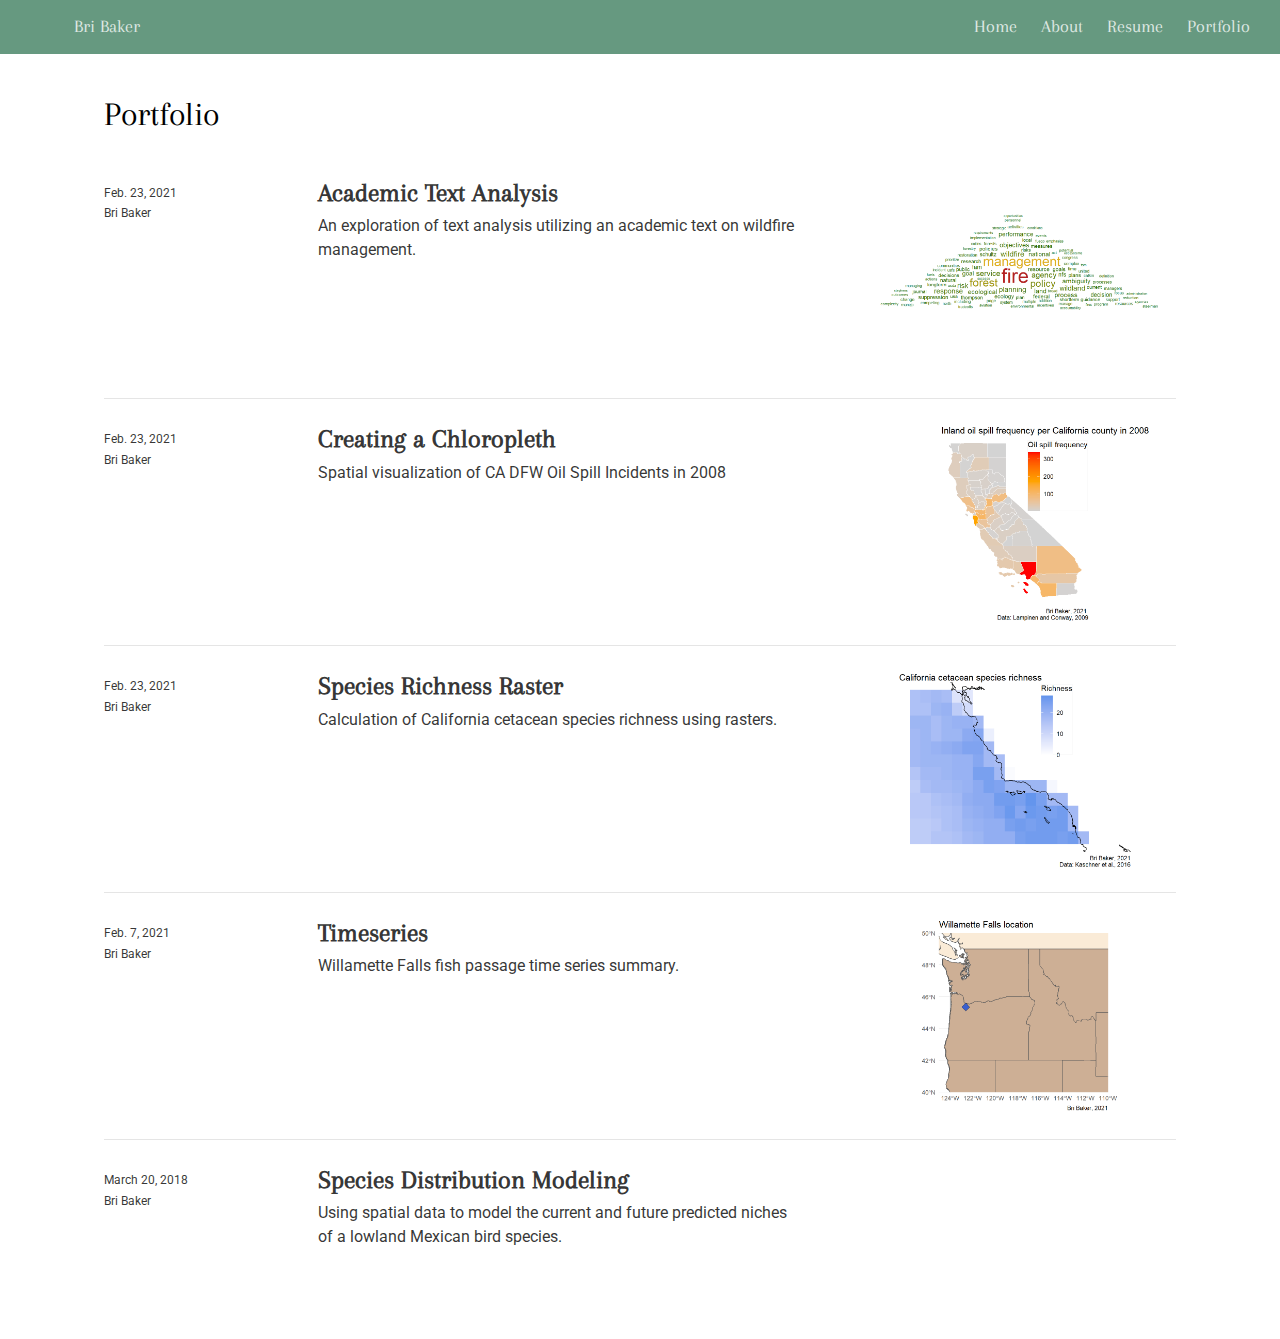
<file: docs/blog.html>
<!DOCTYPE html>

<html xmlns="http://www.w3.org/1999/xhtml" lang="" xml:lang="">

<head>
  <meta charset="utf-8"/>
  <meta name="viewport" content="width=device-width, initial-scale=1"/>
  <meta http-equiv="X-UA-Compatible" content="IE=Edge,chrome=1"/>
  <meta name="generator" content="distill" />

  <style type="text/css">
  /* Hide doc at startup (prevent jankiness while JS renders/transforms) */
  body {
    visibility: hidden;
  }
  </style>

 <!--radix_placeholder_import_source-->
 <!--/radix_placeholder_import_source-->

<style type="text/css">code{white-space: pre;}</style>
<style type="text/css" data-origin="pandoc">
pre > code.sourceCode { white-space: pre; position: relative; }
pre > code.sourceCode > span { display: inline-block; line-height: 1.25; }
pre > code.sourceCode > span:empty { height: 1.2em; }
code.sourceCode > span { color: inherit; text-decoration: inherit; }
div.sourceCode { margin: 1em 0; }
pre.sourceCode { margin: 0; }
@media screen {
div.sourceCode { overflow: auto; }
}
@media print {
pre > code.sourceCode { white-space: pre-wrap; }
pre > code.sourceCode > span { text-indent: -5em; padding-left: 5em; }
}
pre.numberSource code
  { counter-reset: source-line 0; }
pre.numberSource code > span
  { position: relative; left: -4em; counter-increment: source-line; }
pre.numberSource code > span > a:first-child::before
  { content: counter(source-line);
    position: relative; left: -1em; text-align: right; vertical-align: baseline;
    border: none; display: inline-block;
    -webkit-touch-callout: none; -webkit-user-select: none;
    -khtml-user-select: none; -moz-user-select: none;
    -ms-user-select: none; user-select: none;
    padding: 0 4px; width: 4em;
    color: #aaaaaa;
  }
pre.numberSource { margin-left: 3em; border-left: 1px solid #aaaaaa;  padding-left: 4px; }
div.sourceCode
  {   }
@media screen {
pre > code.sourceCode > span > a:first-child::before { text-decoration: underline; }
}
code span.al { color: #ad0000; } /* Alert */
code span.an { color: #5e5e5e; } /* Annotation */
code span.at { color: #20794d; } /* Attribute */
code span.bn { color: #ad0000; } /* BaseN */
code span.bu { } /* BuiltIn */
code span.cf { color: #007ba5; } /* ControlFlow */
code span.ch { color: #20794d; } /* Char */
code span.cn { color: #8f5902; } /* Constant */
code span.co { color: #5e5e5e; } /* Comment */
code span.cv { color: #5e5e5e; font-style: italic; } /* CommentVar */
code span.do { color: #5e5e5e; font-style: italic; } /* Documentation */
code span.dt { color: #ad0000; } /* DataType */
code span.dv { color: #ad0000; } /* DecVal */
code span.er { color: #ad0000; } /* Error */
code span.ex { } /* Extension */
code span.fl { color: #ad0000; } /* Float */
code span.fu { color: #4758ab; } /* Function */
code span.im { } /* Import */
code span.in { color: #5e5e5e; } /* Information */
code span.kw { color: #007ba5; } /* Keyword */
code span.op { color: #5e5e5e; } /* Operator */
code span.ot { color: #007ba5; } /* Other */
code span.pp { color: #ad0000; } /* Preprocessor */
code span.sc { color: #20794d; } /* SpecialChar */
code span.ss { color: #20794d; } /* SpecialString */
code span.st { color: #20794d; } /* String */
code span.va { color: #111111; } /* Variable */
code span.vs { color: #20794d; } /* VerbatimString */
code span.wa { color: #5e5e5e; font-style: italic; } /* Warning */
</style>

  <!--radix_placeholder_meta_tags-->
  <title>Bri Baker: Portfolio</title>




  <!--  https://developers.facebook.com/docs/sharing/webmasters#markup -->
  <meta property="og:title" content="Bri Baker: Portfolio"/>
  <meta property="og:type" content="article"/>
  <meta property="og:locale" content="en_US"/>
  <meta property="og:site_name" content="Bri Baker"/>

  <!--  https://dev.twitter.com/cards/types/summary -->
  <meta property="twitter:card" content="summary"/>
  <meta property="twitter:title" content="Bri Baker: Portfolio"/>

  <!--/radix_placeholder_meta_tags-->
  <!--radix_placeholder_rmarkdown_metadata-->

  <script type="text/json" id="radix-rmarkdown-metadata">
  {"type":"list","attributes":{"names":{"type":"character","attributes":{},"value":["title","listing"]}},"value":[{"type":"character","attributes":{},"value":["Portfolio"]},{"type":"character","attributes":{},"value":["posts"]}]}
  </script>
  <!--/radix_placeholder_rmarkdown_metadata-->
  <!--radix_placeholder_navigation_in_header-->
  <meta name="distill:offset" content=""/>

  <script type="application/javascript">

    window.headroom_prevent_pin = false;

    window.document.addEventListener("DOMContentLoaded", function (event) {

      // initialize headroom for banner
      var header = $('header').get(0);
      var headerHeight = header.offsetHeight;
      var headroom = new Headroom(header, {
        tolerance: 5,
        onPin : function() {
          if (window.headroom_prevent_pin) {
            window.headroom_prevent_pin = false;
            headroom.unpin();
          }
        }
      });
      headroom.init();
      if(window.location.hash)
        headroom.unpin();
      $(header).addClass('headroom--transition');

      // offset scroll location for banner on hash change
      // (see: https://github.com/WickyNilliams/headroom.js/issues/38)
      window.addEventListener("hashchange", function(event) {
        window.scrollTo(0, window.pageYOffset - (headerHeight + 25));
      });

      // responsive menu
      $('.distill-site-header').each(function(i, val) {
        var topnav = $(this);
        var toggle = topnav.find('.nav-toggle');
        toggle.on('click', function() {
          topnav.toggleClass('responsive');
        });
      });

      // nav dropdowns
      $('.nav-dropbtn').click(function(e) {
        $(this).next('.nav-dropdown-content').toggleClass('nav-dropdown-active');
        $(this).parent().siblings('.nav-dropdown')
           .children('.nav-dropdown-content').removeClass('nav-dropdown-active');
      });
      $("body").click(function(e){
        $('.nav-dropdown-content').removeClass('nav-dropdown-active');
      });
      $(".nav-dropdown").click(function(e){
        e.stopPropagation();
      });
    });
  </script>

  <style type="text/css">

  /* Theme (user-documented overrideables for nav appearance) */

  .distill-site-nav {
    color: rgba(255, 255, 255, 0.8);
    background-color: #0F2E3D;
    font-size: 15px;
    font-weight: 300;
  }

  .distill-site-nav a {
    color: inherit;
    text-decoration: none;
  }

  .distill-site-nav a:hover {
    color: white;
  }

  @media print {
    .distill-site-nav {
      display: none;
    }
  }

  .distill-site-header {

  }

  .distill-site-footer {

  }


  /* Site Header */

  .distill-site-header {
    width: 100%;
    box-sizing: border-box;
    z-index: 3;
  }

  .distill-site-header .nav-left {
    display: inline-block;
    margin-left: 8px;
  }

  @media screen and (max-width: 768px) {
    .distill-site-header .nav-left {
      margin-left: 0;
    }
  }


  .distill-site-header .nav-right {
    float: right;
    margin-right: 8px;
  }

  .distill-site-header a,
  .distill-site-header .title {
    display: inline-block;
    text-align: center;
    padding: 14px 10px 14px 10px;
  }

  .distill-site-header .title {
    font-size: 18px;
    min-width: 150px;
  }

  .distill-site-header .logo {
    padding: 0;
  }

  .distill-site-header .logo img {
    display: none;
    max-height: 20px;
    width: auto;
    margin-bottom: -4px;
  }

  .distill-site-header .nav-image img {
    max-height: 18px;
    width: auto;
    display: inline-block;
    margin-bottom: -3px;
  }



  @media screen and (min-width: 1000px) {
    .distill-site-header .logo img {
      display: inline-block;
    }
    .distill-site-header .nav-left {
      margin-left: 20px;
    }
    .distill-site-header .nav-right {
      margin-right: 20px;
    }
    .distill-site-header .title {
      padding-left: 12px;
    }
  }


  .distill-site-header .nav-toggle {
    display: none;
  }

  .nav-dropdown {
    display: inline-block;
    position: relative;
  }

  .nav-dropdown .nav-dropbtn {
    border: none;
    outline: none;
    color: rgba(255, 255, 255, 0.8);
    padding: 16px 10px;
    background-color: transparent;
    font-family: inherit;
    font-size: inherit;
    font-weight: inherit;
    margin: 0;
    margin-top: 1px;
    z-index: 2;
  }

  .nav-dropdown-content {
    display: none;
    position: absolute;
    background-color: white;
    min-width: 200px;
    border: 1px solid rgba(0,0,0,0.15);
    border-radius: 4px;
    box-shadow: 0px 8px 16px 0px rgba(0,0,0,0.1);
    z-index: 1;
    margin-top: 2px;
    white-space: nowrap;
    padding-top: 4px;
    padding-bottom: 4px;
  }

  .nav-dropdown-content hr {
    margin-top: 4px;
    margin-bottom: 4px;
    border: none;
    border-bottom: 1px solid rgba(0, 0, 0, 0.1);
  }

  .nav-dropdown-active {
    display: block;
  }

  .nav-dropdown-content a, .nav-dropdown-content .nav-dropdown-header {
    color: black;
    padding: 6px 24px;
    text-decoration: none;
    display: block;
    text-align: left;
  }

  .nav-dropdown-content .nav-dropdown-header {
    display: block;
    padding: 5px 24px;
    padding-bottom: 0;
    text-transform: uppercase;
    font-size: 14px;
    color: #999999;
    white-space: nowrap;
  }

  .nav-dropdown:hover .nav-dropbtn {
    color: white;
  }

  .nav-dropdown-content a:hover {
    background-color: #ddd;
    color: black;
  }

  .nav-right .nav-dropdown-content {
    margin-left: -45%;
    right: 0;
  }

  @media screen and (max-width: 768px) {
    .distill-site-header a, .distill-site-header .nav-dropdown  {display: none;}
    .distill-site-header a.nav-toggle {
      float: right;
      display: block;
    }
    .distill-site-header .title {
      margin-left: 0;
    }
    .distill-site-header .nav-right {
      margin-right: 0;
    }
    .distill-site-header {
      overflow: hidden;
    }
    .nav-right .nav-dropdown-content {
      margin-left: 0;
    }
  }


  @media screen and (max-width: 768px) {
    .distill-site-header.responsive {position: relative; min-height: 500px; }
    .distill-site-header.responsive a.nav-toggle {
      position: absolute;
      right: 0;
      top: 0;
    }
    .distill-site-header.responsive a,
    .distill-site-header.responsive .nav-dropdown {
      display: block;
      text-align: left;
    }
    .distill-site-header.responsive .nav-left,
    .distill-site-header.responsive .nav-right {
      width: 100%;
    }
    .distill-site-header.responsive .nav-dropdown {float: none;}
    .distill-site-header.responsive .nav-dropdown-content {position: relative;}
    .distill-site-header.responsive .nav-dropdown .nav-dropbtn {
      display: block;
      width: 100%;
      text-align: left;
    }
  }

  /* Site Footer */

  .distill-site-footer {
    width: 100%;
    overflow: hidden;
    box-sizing: border-box;
    z-index: 3;
    margin-top: 30px;
    padding-top: 30px;
    padding-bottom: 30px;
    text-align: center;
  }

  /* Headroom */

  d-title {
    padding-top: 6rem;
  }

  @media print {
    d-title {
      padding-top: 4rem;
    }
  }

  .headroom {
    z-index: 1000;
    position: fixed;
    top: 0;
    left: 0;
    right: 0;
  }

  .headroom--transition {
    transition: all .4s ease-in-out;
  }

  .headroom--unpinned {
    top: -100px;
  }

  .headroom--pinned {
    top: 0;
  }

  /* adjust viewport for navbar height */
  /* helps vertically center bootstrap (non-distill) content */
  .min-vh-100 {
    min-height: calc(100vh - 100px) !important;
  }

  </style>

  <script src="site_libs/jquery-1.11.3/jquery.min.js"></script>
  <link href="site_libs/font-awesome-5.1.0/css/all.css" rel="stylesheet"/>
  <link href="site_libs/font-awesome-5.1.0/css/v4-shims.css" rel="stylesheet"/>
  <script src="site_libs/headroom-0.9.4/headroom.min.js"></script>
  <!--/radix_placeholder_navigation_in_header-->
  <!--radix_placeholder_distill-->

  <style type="text/css">

  body {
    background-color: white;
  }

  .pandoc-table {
    width: 100%;
  }

  .pandoc-table>caption {
    margin-bottom: 10px;
  }

  .pandoc-table th:not([align]) {
    text-align: left;
  }

  .pagedtable-footer {
    font-size: 15px;
  }

  d-byline .byline {
    grid-template-columns: 2fr 2fr;
  }

  d-byline .byline h3 {
    margin-block-start: 1.5em;
  }

  d-byline .byline .authors-affiliations h3 {
    margin-block-start: 0.5em;
  }

  .authors-affiliations .orcid-id {
    width: 16px;
    height:16px;
    margin-left: 4px;
    margin-right: 4px;
    vertical-align: middle;
    padding-bottom: 2px;
  }

  d-title .dt-tags {
    margin-top: 1em;
    grid-column: text;
  }

  .dt-tags .dt-tag {
    text-decoration: none;
    display: inline-block;
    color: rgba(0,0,0,0.6);
    padding: 0em 0.4em;
    margin-right: 0.5em;
    margin-bottom: 0.4em;
    font-size: 70%;
    border: 1px solid rgba(0,0,0,0.2);
    border-radius: 3px;
    text-transform: uppercase;
    font-weight: 500;
  }

  d-article table.gt_table td,
  d-article table.gt_table th {
    border-bottom: none;
  }

  .html-widget {
    margin-bottom: 2.0em;
  }

  .l-screen-inset {
    padding-right: 16px;
  }

  .l-screen .caption {
    margin-left: 10px;
  }

  .shaded {
    background: rgb(247, 247, 247);
    padding-top: 20px;
    padding-bottom: 20px;
    border-top: 1px solid rgba(0, 0, 0, 0.1);
    border-bottom: 1px solid rgba(0, 0, 0, 0.1);
  }

  .shaded .html-widget {
    margin-bottom: 0;
    border: 1px solid rgba(0, 0, 0, 0.1);
  }

  .shaded .shaded-content {
    background: white;
  }

  .text-output {
    margin-top: 0;
    line-height: 1.5em;
  }

  .hidden {
    display: none !important;
  }

  d-article {
    padding-top: 2.5rem;
    padding-bottom: 30px;
  }

  d-appendix {
    padding-top: 30px;
  }

  d-article>p>img {
    width: 100%;
  }

  d-article h2 {
    margin: 1rem 0 1.5rem 0;
  }

  d-article h3 {
    margin-top: 1.5rem;
  }

  d-article iframe {
    border: 1px solid rgba(0, 0, 0, 0.1);
    margin-bottom: 2.0em;
    width: 100%;
  }

  /* Tweak code blocks */

  d-article div.sourceCode code,
  d-article pre code {
    font-family: Consolas, Monaco, 'Andale Mono', 'Ubuntu Mono', monospace;
  }

  d-article pre,
  d-article div.sourceCode,
  d-article div.sourceCode pre {
    overflow: auto;
  }

  d-article div.sourceCode {
    background-color: white;
  }

  d-article div.sourceCode pre {
    padding-left: 10px;
    font-size: 12px;
    border-left: 2px solid rgba(0,0,0,0.1);
  }

  d-article pre {
    font-size: 12px;
    color: black;
    background: none;
    margin-top: 0;
    text-align: left;
    white-space: pre;
    word-spacing: normal;
    word-break: normal;
    word-wrap: normal;
    line-height: 1.5;

    -moz-tab-size: 4;
    -o-tab-size: 4;
    tab-size: 4;

    -webkit-hyphens: none;
    -moz-hyphens: none;
    -ms-hyphens: none;
    hyphens: none;
  }

  d-article pre a {
    border-bottom: none;
  }

  d-article pre a:hover {
    border-bottom: none;
    text-decoration: underline;
  }

  d-article details {
    grid-column: text;
    margin-bottom: 0.8em;
  }

  @media(min-width: 768px) {

  d-article pre,
  d-article div.sourceCode,
  d-article div.sourceCode pre {
    overflow: visible !important;
  }

  d-article div.sourceCode pre {
    padding-left: 18px;
    font-size: 14px;
  }

  d-article pre {
    font-size: 14px;
  }

  }

  figure img.external {
    background: white;
    border: 1px solid rgba(0, 0, 0, 0.1);
    box-shadow: 0 1px 8px rgba(0, 0, 0, 0.1);
    padding: 18px;
    box-sizing: border-box;
  }

  /* CSS for d-contents */

  .d-contents {
    grid-column: text;
    color: rgba(0,0,0,0.8);
    font-size: 0.9em;
    padding-bottom: 1em;
    margin-bottom: 1em;
    padding-bottom: 0.5em;
    margin-bottom: 1em;
    padding-left: 0.25em;
    justify-self: start;
  }

  @media(min-width: 1000px) {
    .d-contents.d-contents-float {
      height: 0;
      grid-column-start: 1;
      grid-column-end: 4;
      justify-self: center;
      padding-right: 3em;
      padding-left: 2em;
    }
  }

  .d-contents nav h3 {
    font-size: 18px;
    margin-top: 0;
    margin-bottom: 1em;
  }

  .d-contents li {
    list-style-type: none
  }

  .d-contents nav > ul {
    padding-left: 0;
  }

  .d-contents ul {
    padding-left: 1em
  }

  .d-contents nav ul li {
    margin-top: 0.6em;
    margin-bottom: 0.2em;
  }

  .d-contents nav a {
    font-size: 13px;
    border-bottom: none;
    text-decoration: none
    color: rgba(0, 0, 0, 0.8);
  }

  .d-contents nav a:hover {
    text-decoration: underline solid rgba(0, 0, 0, 0.6)
  }

  .d-contents nav > ul > li > a {
    font-weight: 600;
  }

  .d-contents nav > ul > li > ul {
    font-weight: inherit;
  }

  .d-contents nav > ul > li > ul > li {
    margin-top: 0.2em;
  }


  .d-contents nav ul {
    margin-top: 0;
    margin-bottom: 0.25em;
  }

  .d-article-with-toc h2:nth-child(2) {
    margin-top: 0;
  }


  /* Figure */

  .figure {
    position: relative;
    margin-bottom: 2.5em;
    margin-top: 1.5em;
  }

  .figure img {
    width: 100%;
  }

  .figure .caption {
    color: rgba(0, 0, 0, 0.6);
    font-size: 12px;
    line-height: 1.5em;
  }

  .figure img.external {
    background: white;
    border: 1px solid rgba(0, 0, 0, 0.1);
    box-shadow: 0 1px 8px rgba(0, 0, 0, 0.1);
    padding: 18px;
    box-sizing: border-box;
  }

  .figure .caption a {
    color: rgba(0, 0, 0, 0.6);
  }

  .figure .caption b,
  .figure .caption strong, {
    font-weight: 600;
    color: rgba(0, 0, 0, 1.0);
  }

  /* Citations */

  d-article .citation {
    color: inherit;
    cursor: inherit;
  }

  div.hanging-indent{
    margin-left: 1em; text-indent: -1em;
  }

  /* Citation hover box */

  .tippy-box[data-theme~=light-border] {
    background-color: rgba(250, 250, 250, 0.95);
  }

  .tippy-content > p {
    margin-bottom: 0;
    padding: 2px;
  }


  /* Tweak 1000px media break to show more text */

  @media(min-width: 1000px) {
    .base-grid,
    distill-header,
    d-title,
    d-abstract,
    d-article,
    d-appendix,
    distill-appendix,
    d-byline,
    d-footnote-list,
    d-citation-list,
    distill-footer {
      grid-template-columns: [screen-start] 1fr [page-start kicker-start] 80px [middle-start] 50px [text-start kicker-end] 65px 65px 65px 65px 65px 65px 65px 65px [text-end gutter-start] 65px [middle-end] 65px [page-end gutter-end] 1fr [screen-end];
      grid-column-gap: 16px;
    }

    .grid {
      grid-column-gap: 16px;
    }

    d-article {
      font-size: 1.06rem;
      line-height: 1.7em;
    }
    figure .caption, .figure .caption, figure figcaption {
      font-size: 13px;
    }
  }

  @media(min-width: 1180px) {
    .base-grid,
    distill-header,
    d-title,
    d-abstract,
    d-article,
    d-appendix,
    distill-appendix,
    d-byline,
    d-footnote-list,
    d-citation-list,
    distill-footer {
      grid-template-columns: [screen-start] 1fr [page-start kicker-start] 60px [middle-start] 60px [text-start kicker-end] 60px 60px 60px 60px 60px 60px 60px 60px [text-end gutter-start] 60px [middle-end] 60px [page-end gutter-end] 1fr [screen-end];
      grid-column-gap: 32px;
    }

    .grid {
      grid-column-gap: 32px;
    }
  }


  /* Get the citation styles for the appendix (not auto-injected on render since
     we do our own rendering of the citation appendix) */

  d-appendix .citation-appendix,
  .d-appendix .citation-appendix {
    font-size: 11px;
    line-height: 15px;
    border-left: 1px solid rgba(0, 0, 0, 0.1);
    padding-left: 18px;
    border: 1px solid rgba(0,0,0,0.1);
    background: rgba(0, 0, 0, 0.02);
    padding: 10px 18px;
    border-radius: 3px;
    color: rgba(150, 150, 150, 1);
    overflow: hidden;
    margin-top: -12px;
    white-space: pre-wrap;
    word-wrap: break-word;
  }

  /* Include appendix styles here so they can be overridden */

  d-appendix {
    contain: layout style;
    font-size: 0.8em;
    line-height: 1.7em;
    margin-top: 60px;
    margin-bottom: 0;
    border-top: 1px solid rgba(0, 0, 0, 0.1);
    color: rgba(0,0,0,0.5);
    padding-top: 60px;
    padding-bottom: 48px;
  }

  d-appendix h3 {
    grid-column: page-start / text-start;
    font-size: 15px;
    font-weight: 500;
    margin-top: 1em;
    margin-bottom: 0;
    color: rgba(0,0,0,0.65);
  }

  d-appendix h3 + * {
    margin-top: 1em;
  }

  d-appendix ol {
    padding: 0 0 0 15px;
  }

  @media (min-width: 768px) {
    d-appendix ol {
      padding: 0 0 0 30px;
      margin-left: -30px;
    }
  }

  d-appendix li {
    margin-bottom: 1em;
  }

  d-appendix a {
    color: rgba(0, 0, 0, 0.6);
  }

  d-appendix > * {
    grid-column: text;
  }

  d-appendix > d-footnote-list,
  d-appendix > d-citation-list,
  d-appendix > distill-appendix {
    grid-column: screen;
  }

  /* Include footnote styles here so they can be overridden */

  d-footnote-list {
    contain: layout style;
  }

  d-footnote-list > * {
    grid-column: text;
  }

  d-footnote-list a.footnote-backlink {
    color: rgba(0,0,0,0.3);
    padding-left: 0.5em;
  }



  /* Anchor.js */

  .anchorjs-link {
    /*transition: all .25s linear; */
    text-decoration: none;
    border-bottom: none;
  }
  *:hover > .anchorjs-link {
    margin-left: -1.125em !important;
    text-decoration: none;
    border-bottom: none;
  }

  /* Social footer */

  .social_footer {
    margin-top: 30px;
    margin-bottom: 0;
    color: rgba(0,0,0,0.67);
  }

  .disqus-comments {
    margin-right: 30px;
  }

  .disqus-comment-count {
    border-bottom: 1px solid rgba(0, 0, 0, 0.4);
    cursor: pointer;
  }

  #disqus_thread {
    margin-top: 30px;
  }

  .article-sharing a {
    border-bottom: none;
    margin-right: 8px;
  }

  .article-sharing a:hover {
    border-bottom: none;
  }

  .sidebar-section.subscribe {
    font-size: 12px;
    line-height: 1.6em;
  }

  .subscribe p {
    margin-bottom: 0.5em;
  }


  .article-footer .subscribe {
    font-size: 15px;
    margin-top: 45px;
  }


  .sidebar-section.custom {
    font-size: 12px;
    line-height: 1.6em;
  }

  .custom p {
    margin-bottom: 0.5em;
  }

  /* Styles for listing layout (hide title) */
  .layout-listing d-title, .layout-listing .d-title {
    display: none;
  }

  /* Styles for posts lists (not auto-injected) */


  .posts-with-sidebar {
    padding-left: 45px;
    padding-right: 45px;
  }

  .posts-list .description h2,
  .posts-list .description p {
    font-family: -apple-system, BlinkMacSystemFont, "Segoe UI", Roboto, Oxygen, Ubuntu, Cantarell, "Fira Sans", "Droid Sans", "Helvetica Neue", Arial, sans-serif;
  }

  .posts-list .description h2 {
    font-weight: 700;
    border-bottom: none;
    padding-bottom: 0;
  }

  .posts-list h2.post-tag {
    border-bottom: 1px solid rgba(0, 0, 0, 0.2);
    padding-bottom: 12px;
  }
  .posts-list {
    margin-top: 60px;
    margin-bottom: 24px;
  }

  .posts-list .post-preview {
    text-decoration: none;
    overflow: hidden;
    display: block;
    border-bottom: 1px solid rgba(0, 0, 0, 0.1);
    padding: 24px 0;
  }

  .post-preview-last {
    border-bottom: none !important;
  }

  .posts-list .posts-list-caption {
    grid-column: screen;
    font-weight: 400;
  }

  .posts-list .post-preview h2 {
    margin: 0 0 6px 0;
    line-height: 1.2em;
    font-style: normal;
    font-size: 24px;
  }

  .posts-list .post-preview p {
    margin: 0 0 12px 0;
    line-height: 1.4em;
    font-size: 16px;
  }

  .posts-list .post-preview .thumbnail {
    box-sizing: border-box;
    margin-bottom: 24px;
    position: relative;
    max-width: 500px;
  }
  .posts-list .post-preview img {
    width: 100%;
    display: block;
  }

  .posts-list .metadata {
    font-size: 12px;
    line-height: 1.4em;
    margin-bottom: 18px;
  }

  .posts-list .metadata > * {
    display: inline-block;
  }

  .posts-list .metadata .publishedDate {
    margin-right: 2em;
  }

  .posts-list .metadata .dt-authors {
    display: block;
    margin-top: 0.3em;
    margin-right: 2em;
  }

  .posts-list .dt-tags {
    display: block;
    line-height: 1em;
  }

  .posts-list .dt-tags .dt-tag {
    display: inline-block;
    color: rgba(0,0,0,0.6);
    padding: 0.3em 0.4em;
    margin-right: 0.2em;
    margin-bottom: 0.4em;
    font-size: 60%;
    border: 1px solid rgba(0,0,0,0.2);
    border-radius: 3px;
    text-transform: uppercase;
    font-weight: 500;
  }

  .posts-list img {
    opacity: 1;
  }

  .posts-list img[data-src] {
    opacity: 0;
  }

  .posts-more {
    clear: both;
  }


  .posts-sidebar {
    font-size: 16px;
  }

  .posts-sidebar h3 {
    font-size: 16px;
    margin-top: 0;
    margin-bottom: 0.5em;
    font-weight: 400;
    text-transform: uppercase;
  }

  .sidebar-section {
    margin-bottom: 30px;
  }

  .categories ul {
    list-style-type: none;
    margin: 0;
    padding: 0;
  }

  .categories li {
    color: rgba(0, 0, 0, 0.8);
    margin-bottom: 0;
  }

  .categories li>a {
    border-bottom: none;
  }

  .categories li>a:hover {
    border-bottom: 1px solid rgba(0, 0, 0, 0.4);
  }

  .categories .active {
    font-weight: 600;
  }

  .categories .category-count {
    color: rgba(0, 0, 0, 0.4);
  }


  @media(min-width: 768px) {
    .posts-list .post-preview h2 {
      font-size: 26px;
    }
    .posts-list .post-preview .thumbnail {
      float: right;
      width: 30%;
      margin-bottom: 0;
    }
    .posts-list .post-preview .description {
      float: left;
      width: 45%;
    }
    .posts-list .post-preview .metadata {
      float: left;
      width: 20%;
      margin-top: 8px;
    }
    .posts-list .post-preview p {
      margin: 0 0 12px 0;
      line-height: 1.5em;
      font-size: 16px;
    }
    .posts-with-sidebar .posts-list {
      float: left;
      width: 75%;
    }
    .posts-with-sidebar .posts-sidebar {
      float: right;
      width: 20%;
      margin-top: 60px;
      padding-top: 24px;
      padding-bottom: 24px;
    }
  }


  /* Improve display for browsers without grid (IE/Edge <= 15) */

  .downlevel {
    line-height: 1.6em;
    font-family: -apple-system, BlinkMacSystemFont, "Segoe UI", Roboto, Oxygen, Ubuntu, Cantarell, "Fira Sans", "Droid Sans", "Helvetica Neue", Arial, sans-serif;
    margin: 0;
  }

  .downlevel .d-title {
    padding-top: 6rem;
    padding-bottom: 1.5rem;
  }

  .downlevel .d-title h1 {
    font-size: 50px;
    font-weight: 700;
    line-height: 1.1em;
    margin: 0 0 0.5rem;
  }

  .downlevel .d-title p {
    font-weight: 300;
    font-size: 1.2rem;
    line-height: 1.55em;
    margin-top: 0;
  }

  .downlevel .d-byline {
    padding-top: 0.8em;
    padding-bottom: 0.8em;
    font-size: 0.8rem;
    line-height: 1.8em;
  }

  .downlevel .section-separator {
    border: none;
    border-top: 1px solid rgba(0, 0, 0, 0.1);
  }

  .downlevel .d-article {
    font-size: 1.06rem;
    line-height: 1.7em;
    padding-top: 1rem;
    padding-bottom: 2rem;
  }


  .downlevel .d-appendix {
    padding-left: 0;
    padding-right: 0;
    max-width: none;
    font-size: 0.8em;
    line-height: 1.7em;
    margin-bottom: 0;
    color: rgba(0,0,0,0.5);
    padding-top: 40px;
    padding-bottom: 48px;
  }

  .downlevel .footnotes ol {
    padding-left: 13px;
  }

  .downlevel .base-grid,
  .downlevel .distill-header,
  .downlevel .d-title,
  .downlevel .d-abstract,
  .downlevel .d-article,
  .downlevel .d-appendix,
  .downlevel .distill-appendix,
  .downlevel .d-byline,
  .downlevel .d-footnote-list,
  .downlevel .d-citation-list,
  .downlevel .distill-footer,
  .downlevel .appendix-bottom,
  .downlevel .posts-container {
    padding-left: 40px;
    padding-right: 40px;
  }

  @media(min-width: 768px) {
    .downlevel .base-grid,
    .downlevel .distill-header,
    .downlevel .d-title,
    .downlevel .d-abstract,
    .downlevel .d-article,
    .downlevel .d-appendix,
    .downlevel .distill-appendix,
    .downlevel .d-byline,
    .downlevel .d-footnote-list,
    .downlevel .d-citation-list,
    .downlevel .distill-footer,
    .downlevel .appendix-bottom,
    .downlevel .posts-container {
    padding-left: 150px;
    padding-right: 150px;
    max-width: 900px;
  }
  }

  .downlevel pre code {
    display: block;
    border-left: 2px solid rgba(0, 0, 0, .1);
    padding: 0 0 0 20px;
    font-size: 14px;
  }

  .downlevel code, .downlevel pre {
    color: black;
    background: none;
    font-family: Consolas, Monaco, 'Andale Mono', 'Ubuntu Mono', monospace;
    text-align: left;
    white-space: pre;
    word-spacing: normal;
    word-break: normal;
    word-wrap: normal;
    line-height: 1.5;

    -moz-tab-size: 4;
    -o-tab-size: 4;
    tab-size: 4;

    -webkit-hyphens: none;
    -moz-hyphens: none;
    -ms-hyphens: none;
    hyphens: none;
  }

  .downlevel .posts-list .post-preview {
    color: inherit;
  }



  </style>

  <script type="application/javascript">

  function is_downlevel_browser() {
    if (bowser.isUnsupportedBrowser({ msie: "12", msedge: "16"},
                                   window.navigator.userAgent)) {
      return true;
    } else {
      return window.load_distill_framework === undefined;
    }
  }

  // show body when load is complete
  function on_load_complete() {

    // add anchors
    if (window.anchors) {
      window.anchors.options.placement = 'left';
      window.anchors.add('d-article > h2, d-article > h3, d-article > h4, d-article > h5');
    }


    // set body to visible
    document.body.style.visibility = 'visible';

    // force redraw for leaflet widgets
    if (window.HTMLWidgets) {
      var maps = window.HTMLWidgets.findAll(".leaflet");
      $.each(maps, function(i, el) {
        var map = this.getMap();
        map.invalidateSize();
        map.eachLayer(function(layer) {
          if (layer instanceof L.TileLayer)
            layer.redraw();
        });
      });
    }

    // trigger 'shown' so htmlwidgets resize
    $('d-article').trigger('shown');
  }

  function init_distill() {

    init_common();

    // create front matter
    var front_matter = $('<d-front-matter></d-front-matter>');
    $('#distill-front-matter').wrap(front_matter);

    // create d-title
    $('.d-title').changeElementType('d-title');

    // create d-byline
    var byline = $('<d-byline></d-byline>');
    $('.d-byline').replaceWith(byline);

    // create d-article
    var article = $('<d-article></d-article>');
    $('.d-article').wrap(article).children().unwrap();

    // move posts container into article
    $('.posts-container').appendTo($('d-article'));

    // create d-appendix
    $('.d-appendix').changeElementType('d-appendix');

    // flag indicating that we have appendix items
    var appendix = $('.appendix-bottom').children('h3').length > 0;

    // replace footnotes with <d-footnote>
    $('.footnote-ref').each(function(i, val) {
      appendix = true;
      var href = $(this).attr('href');
      var id = href.replace('#', '');
      var fn = $('#' + id);
      var fn_p = $('#' + id + '>p');
      fn_p.find('.footnote-back').remove();
      var text = fn_p.html();
      var dtfn = $('<d-footnote></d-footnote>');
      dtfn.html(text);
      $(this).replaceWith(dtfn);
    });
    // remove footnotes
    $('.footnotes').remove();

    // move refs into #references-listing
    $('#references-listing').replaceWith($('#refs'));

    $('h1.appendix, h2.appendix').each(function(i, val) {
      $(this).changeElementType('h3');
    });
    $('h3.appendix').each(function(i, val) {
      var id = $(this).attr('id');
      $('.d-contents a[href="#' + id + '"]').parent().remove();
      appendix = true;
      $(this).nextUntil($('h1, h2, h3')).addBack().appendTo($('d-appendix'));
    });

    // show d-appendix if we have appendix content
    $("d-appendix").css('display', appendix ? 'grid' : 'none');

    // localize layout chunks to just output
    $('.layout-chunk').each(function(i, val) {

      // capture layout
      var layout = $(this).attr('data-layout');

      // apply layout to markdown level block elements
      var elements = $(this).children().not('details, div.sourceCode, pre, script');
      elements.each(function(i, el) {
        var layout_div = $('<div class="' + layout + '"></div>');
        if (layout_div.hasClass('shaded')) {
          var shaded_content = $('<div class="shaded-content"></div>');
          $(this).wrap(shaded_content);
          $(this).parent().wrap(layout_div);
        } else {
          $(this).wrap(layout_div);
        }
      });


      // unwrap the layout-chunk div
      $(this).children().unwrap();
    });

    // remove code block used to force  highlighting css
    $('.distill-force-highlighting-css').parent().remove();

    // remove empty line numbers inserted by pandoc when using a
    // custom syntax highlighting theme
    $('code.sourceCode a:empty').remove();

    // load distill framework
    load_distill_framework();

    // wait for window.distillRunlevel == 4 to do post processing
    function distill_post_process() {

      if (!window.distillRunlevel || window.distillRunlevel < 4)
        return;

      // hide author/affiliations entirely if we have no authors
      var front_matter = JSON.parse($("#distill-front-matter").html());
      var have_authors = front_matter.authors && front_matter.authors.length > 0;
      if (!have_authors)
        $('d-byline').addClass('hidden');

      // article with toc class
      $('.d-contents').parent().addClass('d-article-with-toc');

      // strip links that point to #
      $('.authors-affiliations').find('a[href="#"]').removeAttr('href');

      // add orcid ids
      $('.authors-affiliations').find('.author').each(function(i, el) {
        var orcid_id = front_matter.authors[i].orcidID;
        if (orcid_id) {
          var a = $('<a></a>');
          a.attr('href', 'https://orcid.org/' + orcid_id);
          var img = $('<img></img>');
          img.addClass('orcid-id');
          img.attr('alt', 'ORCID ID');
          img.attr('src','[data-uri]');
          a.append(img);
          $(this).append(a);
        }
      });

      // hide elements of author/affiliations grid that have no value
      function hide_byline_column(caption) {
        $('d-byline').find('h3:contains("' + caption + '")').parent().css('visibility', 'hidden');
      }

      // affiliations
      var have_affiliations = false;
      for (var i = 0; i<front_matter.authors.length; ++i) {
        var author = front_matter.authors[i];
        if (author.affiliation !== "&nbsp;") {
          have_affiliations = true;
          break;
        }
      }
      if (!have_affiliations)
        $('d-byline').find('h3:contains("Affiliations")').css('visibility', 'hidden');

      // published date
      if (!front_matter.publishedDate)
        hide_byline_column("Published");

      // document object identifier
      var doi = $('d-byline').find('h3:contains("DOI")');
      var doi_p = doi.next().empty();
      if (!front_matter.doi) {
        // if we have a citation and valid citationText then link to that
        if ($('#citation').length > 0 && front_matter.citationText) {
          doi.html('Citation');
          $('<a href="#citation"></a>')
            .text(front_matter.citationText)
            .appendTo(doi_p);
        } else {
          hide_byline_column("DOI");
        }
      } else {
        $('<a></a>')
           .attr('href', "https://doi.org/" + front_matter.doi)
           .html(front_matter.doi)
           .appendTo(doi_p);
      }

       // change plural form of authors/affiliations
      if (front_matter.authors.length === 1) {
        var grid = $('.authors-affiliations');
        grid.children('h3:contains("Authors")').text('Author');
        grid.children('h3:contains("Affiliations")').text('Affiliation');
      }

      // remove d-appendix and d-footnote-list local styles
      $('d-appendix > style:first-child').remove();
      $('d-footnote-list > style:first-child').remove();

      // move appendix-bottom entries to the bottom
      $('.appendix-bottom').appendTo('d-appendix').children().unwrap();
      $('.appendix-bottom').remove();

      // hoverable references
      $('span.citation[data-cites]').each(function() {
        var refHtml = $('#ref-' + $(this).attr('data-cites')).html();
        window.tippy(this, {
          allowHTML: true,
          content: refHtml,
          maxWidth: 500,
          interactive: true,
          interactiveBorder: 10,
          theme: 'light-border',
          placement: 'bottom-start'
        });
      });

      // clear polling timer
      clearInterval(tid);

      // show body now that everything is ready
      on_load_complete();
    }

    var tid = setInterval(distill_post_process, 50);
    distill_post_process();

  }

  function init_downlevel() {

    init_common();

     // insert hr after d-title
    $('.d-title').after($('<hr class="section-separator"/>'));

    // check if we have authors
    var front_matter = JSON.parse($("#distill-front-matter").html());
    var have_authors = front_matter.authors && front_matter.authors.length > 0;

    // manage byline/border
    if (!have_authors)
      $('.d-byline').remove();
    $('.d-byline').after($('<hr class="section-separator"/>'));
    $('.d-byline a').remove();

    // remove toc
    $('.d-contents').remove();

    // move appendix elements
    $('h1.appendix, h2.appendix').each(function(i, val) {
      $(this).changeElementType('h3');
    });
    $('h3.appendix').each(function(i, val) {
      $(this).nextUntil($('h1, h2, h3')).addBack().appendTo($('.d-appendix'));
    });


    // inject headers into references and footnotes
    var refs_header = $('<h3></h3>');
    refs_header.text('References');
    $('#refs').prepend(refs_header);

    var footnotes_header = $('<h3></h3');
    footnotes_header.text('Footnotes');
    $('.footnotes').children('hr').first().replaceWith(footnotes_header);

    // move appendix-bottom entries to the bottom
    $('.appendix-bottom').appendTo('.d-appendix').children().unwrap();
    $('.appendix-bottom').remove();

    // remove appendix if it's empty
    if ($('.d-appendix').children().length === 0)
      $('.d-appendix').remove();

    // prepend separator above appendix
    $('.d-appendix').before($('<hr class="section-separator" style="clear: both"/>'));

    // trim code
    $('pre>code').each(function(i, val) {
      $(this).html($.trim($(this).html()));
    });

    // move posts-container right before article
    $('.posts-container').insertBefore($('.d-article'));

    $('body').addClass('downlevel');

    on_load_complete();
  }


  function init_common() {

    // jquery plugin to change element types
    (function($) {
      $.fn.changeElementType = function(newType) {
        var attrs = {};

        $.each(this[0].attributes, function(idx, attr) {
          attrs[attr.nodeName] = attr.nodeValue;
        });

        this.replaceWith(function() {
          return $("<" + newType + "/>", attrs).append($(this).contents());
        });
      };
    })(jQuery);

    // prevent underline for linked images
    $('a > img').parent().css({'border-bottom' : 'none'});

    // mark non-body figures created by knitr chunks as 100% width
    $('.layout-chunk').each(function(i, val) {
      var figures = $(this).find('img, .html-widget');
      if ($(this).attr('data-layout') !== "l-body") {
        figures.css('width', '100%');
      } else {
        figures.css('max-width', '100%');
        figures.filter("[width]").each(function(i, val) {
          var fig = $(this);
          fig.css('width', fig.attr('width') + 'px');
        });

      }
    });

    // auto-append index.html to post-preview links in file: protocol
    // and in rstudio ide preview
    $('.post-preview').each(function(i, val) {
      if (window.location.protocol === "file:")
        $(this).attr('href', $(this).attr('href') + "index.html");
    });

    // get rid of index.html references in header
    if (window.location.protocol !== "file:") {
      $('.distill-site-header a[href]').each(function(i,val) {
        $(this).attr('href', $(this).attr('href').replace("index.html", "./"));
      });
    }

    // add class to pandoc style tables
    $('tr.header').parent('thead').parent('table').addClass('pandoc-table');
    $('.kable-table').children('table').addClass('pandoc-table');

    // add figcaption style to table captions
    $('caption').parent('table').addClass("figcaption");

    // initialize posts list
    if (window.init_posts_list)
      window.init_posts_list();

    // implmement disqus comment link
    $('.disqus-comment-count').click(function() {
      window.headroom_prevent_pin = true;
      $('#disqus_thread').toggleClass('hidden');
      if (!$('#disqus_thread').hasClass('hidden')) {
        var offset = $(this).offset();
        $(window).resize();
        $('html, body').animate({
          scrollTop: offset.top - 35
        });
      }
    });
  }

  document.addEventListener('DOMContentLoaded', function() {
    if (is_downlevel_browser())
      init_downlevel();
    else
      window.addEventListener('WebComponentsReady', init_distill);
  });

  </script>

  <style type="text/css">
  /* base variables */

  /* Edit the CSS properties in this file to create a custom
     Distill theme. Only edit values in the right column
     for each row; values shown are the CSS defaults.
     To return any property to the default,
     you may set its value to: unset
     All rows must end with a semi-colon.                      */

  /* Optional: embed custom fonts here with `@import`          */
  /* This must remain at the top of this file.                 */



  html {
    /*-- Main font sizes --*/
    --title-size:      50px;
    --body-size:       1.06rem;
    --code-size:       14px;
    --aside-size:      12px;
    --fig-cap-size:    13px;
    /*-- Main font colors --*/
    --title-color:     #000000;
    --header-color:    rgba(0, 0, 0, 0.8);
    --body-color:      rgba(0, 0, 0, 0.8);
    --aside-color:     rgba(0, 0, 0, 0.6);
    --fig-cap-color:   rgba(0, 0, 0, 0.6);
    /*-- Specify custom fonts ~~~ must be imported above   --*/
    --heading-font:    sans-serif;
    --mono-font:       monospace;
    --body-font:       sans-serif;
    --navbar-font:     sans-serif;  /* websites + blogs only */
  }

  /*-- ARTICLE METADATA --*/
  d-byline {
    --heading-size:    0.6rem;
    --heading-color:   rgba(0, 0, 0, 0.5);
    --body-size:       0.8rem;
    --body-color:      rgba(0, 0, 0, 0.8);
  }

  /*-- ARTICLE TABLE OF CONTENTS --*/
  .d-contents {
    --heading-size:    18px;
    --contents-size:   13px;
  }

  /*-- ARTICLE APPENDIX --*/
  d-appendix {
    --heading-size:    15px;
    --heading-color:   rgba(0, 0, 0, 0.65);
    --text-size:       0.8em;
    --text-color:      rgba(0, 0, 0, 0.5);
  }

  /*-- WEBSITE HEADER + FOOTER --*/
  /* These properties only apply to Distill sites and blogs  */

  .distill-site-header {
    --title-size:       18px;
    --text-color:       rgba(255, 255, 255, 0.8);
    --text-size:        15px;
    --hover-color:      white;
    --bkgd-color:       #0F2E3D;
  }

  .distill-site-footer {
    --text-color:       rgba(255, 255, 255, 0.8);
    --text-size:        15px;
    --hover-color:      white;
    --bkgd-color:       #0F2E3D;
  }

  /*-- Additional custom styles --*/
  /* Add any additional CSS rules below                      */
  </style>
  <style type="text/css">
  /* base variables */

  /* Edit the CSS properties in this file to create a custom
     Distill theme. Only edit values in the right column
     for each row; values shown are the CSS d`efaults.
     To return any property to the default,
     you may set its value to: unset
     All rows must end with a semi-colon.                      */

  /* Optional: embed custom fonts here with `@import`          */
  @import url('https://fonts.googleapis.com/css2?family=Arapey&family=Roboto&display=swap');

  /* This must remain at the top of this file.                 */



  html {
    /*-- Main font sizes --*/
    --title-size:      50px;
    --body-size:       1.06rem;
    --code-size:       14px;
    --aside-size:      12px;
    --fig-cap-size:    13px;
    /*-- Main font colors --*/
    --title-color:     #000000;
    --header-color:    rgba(0, 0, 0, 0.8);
    --body-color:      rgba(0, 0, 0, 0.8);
    --aside-color:     rgba(0, 0, 0, 0.6);
    --fig-cap-color:   rgba(0, 0, 0, 0.6);
    /*-- Specify custom fonts ~~~ must be imported above   --*/
    --heading-font:    Arapey;
    --mono-font:       monospace;
    --body-font:       Roboto;
    --navbar-font:     Arapey;  /* websites + blogs only */
  }

  /*-- ARTICLE METADATA --*/
  d-byline {
    --heading-size:    0.6rem;
    --heading-color:   rgba(0, 0, 0, 0.5);
    --body-size:       0.8rem;
    --body-color:      rgba(0, 0, 0, 0.8);
  }

  /*-- ARTICLE TABLE OF CONTENTS --*/
  .d-contents {
    heading-size:    18px;
    --contents-size:   13px;
  }

  /*-- ARTICLE APPENDIX --*/
  d-appendix {
    --heading-size:    15px;
    --heading-color:   rgba(0, 0, 0, 0.65);
    --text-size:       0.8em;
    --text-color:      rgba(0, 0, 0, 0.5);
  }

  /*-- WEBSITE HEADER + FOOTER --*/
  /* These properties only apply to Distill sites and blogs  */

  .distill-site-header {
    --title-size:       18px;
    --text-color:       rgba(255, 255, 255, 0.8);
    --text-size:        18px;
    --hover-color:      white;
    --bkgd-color:       #669980;
  }

  .distill-site-footer {
    --text-color:       rgba(255, 255, 255, 0.8);
    --text-size:        15px;
    --hover-color:      white;
    --bkgd-color:       #669980;
  }

  /*-- Additional custom styles --*/
  /* Add any additional CSS rules below                      */

  img {
    display: block;
    margin-left: auto;
    margin-right: auto;
  }
  </style>
  <style type="text/css">
  /* base style */

  /* FONT FAMILIES */

  :root {
    --heading-default: -apple-system, BlinkMacSystemFont, "Segoe UI", Roboto, Oxygen, Ubuntu, Cantarell, "Fira Sans", "Droid Sans", "Helvetica Neue", Arial, sans-serif;
    --mono-default: Consolas, Monaco, 'Andale Mono', 'Ubuntu Mono', monospace;
    --body-default: -apple-system, BlinkMacSystemFont, "Segoe UI", Roboto, Oxygen, Ubuntu, Cantarell, "Fira Sans", "Droid Sans", "Helvetica Neue", Arial, sans-serif;
  }

  body,
  .posts-list .post-preview p,
  .posts-list .description p {
    font-family: var(--body-font), var(--body-default);
  }

  h1, h2, h3, h4, h5, h6,
  .posts-list .post-preview h2,
  .posts-list .description h2 {
    font-family: var(--heading-font), var(--heading-default);
  }

  d-article div.sourceCode code,
  d-article pre code {
    font-family: var(--mono-font), var(--mono-default);
  }


  /*-- TITLE --*/
  d-title h1,
  .posts-list > h1 {
    color: var(--title-color, black);
  }

  d-title h1 {
    font-size: var(--title-size, 50px);
  }

  /*-- HEADERS --*/
  d-article h1,
  d-article h2,
  d-article h3,
  d-article h4,
  d-article h5,
  d-article h6 {
    color: var(--header-color, rgba(0, 0, 0, 0.8));
  }

  /*-- BODY --*/
  d-article > p,  /* only text inside of <p> tags */
  d-article > ul, /* lists */
  d-article > ol {
    color: var(--body-color, rgba(0, 0, 0, 0.8));
    font-size: var(--body-size, 1.06rem);
  }


  /*-- CODE --*/
  d-article div.sourceCode code,
  d-article pre code {
    font-size: var(--code-size, 14px);
  }

  /*-- ASIDE --*/
  d-article aside {
    font-size: var(--aside-size, 12px);
    color: var(--aside-color, rgba(0, 0, 0, 0.6));
  }

  /*-- FIGURE CAPTIONS --*/
  figure .caption,
  figure figcaption,
  .figure .caption {
    font-size: var(--fig-cap-size, 13px);
    color: var(--fig-cap-color, rgba(0, 0, 0, 0.6));
  }

  /*-- METADATA --*/
  d-byline h3 {
    font-size: var(--heading-size, 0.6rem);
    color: var(--heading-color, rgba(0, 0, 0, 0.5));
  }

  d-byline {
    font-size: var(--body-size, 0.8rem);
    color: var(--body-color, rgba(0, 0, 0, 0.8));
  }

  d-byline a,
  d-article d-byline a {
    color: var(--body-color, rgba(0, 0, 0, 0.8));
  }

  /*-- TABLE OF CONTENTS --*/
  .d-contents nav h3 {
    font-size: var(--heading-size, 18px);
  }

  .d-contents nav a {
    font-size: var(--contents-size, 13px);
  }

  /*-- APPENDIX --*/
  d-appendix h3 {
    font-size: var(--heading-size, 15px);
    color: var(--heading-color, rgba(0, 0, 0, 0.65));
  }

  d-appendix {
    font-size: var(--text-size, 0.8em);
    color: var(--text-color, rgba(0, 0, 0, 0.5));
  }

  d-appendix d-footnote-list a.footnote-backlink {
    color: var(--text-color, rgba(0, 0, 0, 0.5));
  }

  /*-- WEBSITE HEADER + FOOTER --*/
  .distill-site-header .title {
    font-size: var(--title-size, 18px);
    font-family: var(--navbar-font), var(--heading-default);
  }

  .distill-site-header a,
  .nav-dropdown .nav-dropbtn {
    font-family: var(--navbar-font), var(--heading-default);
  }

  .nav-dropdown .nav-dropbtn {
    color: var(--text-color, rgba(255, 255, 255, 0.8));
    font-size: var(--text-size, 15px);
  }

  .distill-site-header a:hover,
  .nav-dropdown:hover .nav-dropbtn {
    color: var(--hover-color, white);
  }

  .distill-site-header {
    font-size: var(--text-size, 15px);
    color: var(--text-color, rgba(255, 255, 255, 0.8));
    background-color: var(--bkgd-color, #0F2E3D);
  }

  .distill-site-footer {
    font-size: var(--text-size, 15px);
    color: var(--text-color, rgba(255, 255, 255, 0.8));
    background-color: var(--bkgd-color, #0F2E3D);
  }

  .distill-site-footer a:hover {
    color: var(--hover-color, white);
  }</style>
  <!--/radix_placeholder_distill-->
  <script src="site_libs/header-attrs-2.6.4/header-attrs.js"></script>
  <script src="site_libs/popper-2.6.0/popper.min.js"></script>
  <link href="site_libs/tippy-6.2.7/tippy.css" rel="stylesheet" />
  <link href="site_libs/tippy-6.2.7/tippy-light-border.css" rel="stylesheet" />
  <script src="site_libs/tippy-6.2.7/tippy.umd.min.js"></script>
  <script src="site_libs/anchor-4.2.2/anchor.min.js"></script>
  <script src="site_libs/bowser-1.9.3/bowser.min.js"></script>
  <script src="site_libs/webcomponents-2.0.0/webcomponents.js"></script>
  <script src="site_libs/distill-2.2.21/template.v2.js"></script>
  <!--radix_placeholder_site_in_header-->
  <!--/radix_placeholder_site_in_header-->


</head>

<body class="layout-listing">

<!--radix_placeholder_front_matter-->

<script id="distill-front-matter" type="text/json">
{"title":"Portfolio","authors":[]}
</script>

<!--/radix_placeholder_front_matter-->
<!--radix_placeholder_navigation_before_body-->
<header class="header header--fixed" role="banner">
<nav class="distill-site-nav distill-site-header">
<div class="nav-left">
<a href="index.html" class="title">Bri Baker</a>
</div>
<div class="nav-right">
<a href="index.html">Home</a>
<a href="about.html">About</a>
<a href="resume.html">Resume</a>
<a href="blog.html">Portfolio</a>
<a href="javascript:void(0);" class="nav-toggle">&#9776;</a>
</div>
</nav>
</header>
<!--/radix_placeholder_navigation_before_body-->
<!--radix_placeholder_site_before_body-->
<!--/radix_placeholder_site_before_body-->
<!--radix_placeholder_article_listing-->


<script type="application/javascript">

function init_posts_list() {

  function load_image(img) {
    var src = $(img).attr('data-src');
    if (src) {
      $(img).attr('src', src);
      $(img).load(function() {
        img.removeAttribute('data-src');
      });
    }
  }

  function set_posts_visible(posts, visible) {
    if (visible) {

      // show bottom border by default
      $(posts).removeClass('post-preview-last');

      // apply limits if need be
      var max_posts = 25;
      var apply_limits = $('.posts-container').hasClass('posts-apply-limit');
      if (apply_limits && posts.length > max_posts) {
        posts = $(posts).slice(0, max_posts);
      } else {
        $('.posts-more a').addClass('hidden');
      }

      // apply last style
      $(posts.slice(-1)[0]).addClass('post-preview-last');

      $(posts).removeClass('hidden');
      $(posts).find('img[data-src]').each(function(i, img) {
        load_image(img);
      });
    } else {
      $(posts).addClass('hidden');
    }
  }

  function apply_hash_filter() {

    // clear active state
    $('.categories .active').removeClass('active');

    // mark all posts invisible to start
    set_posts_visible($('.posts-list').children('a'), false);

    // if we have a hash filter
    if (window.location.hash && window.location.hash.startsWith("#category:")) {

      // mark posts that match the category visible
      var page_category = window.location.hash.replace(/^#category:/, "");
      var posts = $('.post-metadata').map(function(idx, script) {
        var metadata = $.parseJSON($(script).html());
        var post = null;
        $.each(metadata.categories, function(idx, category) {
          category = category.replace(/ /g,"_");
          if ((page_category || '').toLowerCase() === "articles" || category === page_category) {
            post = $(script).parent().get();
            return false;
          }
        });
        return post;
      });
      set_posts_visible(posts, true);

      // mark the hash active
      $('.categories li>a[href="' + window.location.hash + '"]').addClass('active');

      // update the list_caption
      var list_caption = $('.posts-list-caption');
      var caption = (page_category || '').toLowerCase() === "articles"
        ? list_caption.attr('data-caption')
        : ('Category: ' + page_category.replace(/_/g," "));
      list_caption.text(caption);

    } else {

      // no hash filter, make all posts visible (subject to max display)
      set_posts_visible($('.posts-list').children(), true);

      // reset list caption
      var list_caption = $('.posts-list-caption');
      list_caption.text(list_caption.attr('data-caption'));


    }
  }

  // more articles
  function apply_post_limits(apply) {
    if (apply) {
      $('.posts-container').addClass('posts-apply-limit');
      $('.posts-more a').removeClass('hidden');
    } else {
      $('.posts-container').removeClass('posts-apply-limit');
      $('.posts-more a').addClass('hidden');
    }
  }

  // click handling for tags
  $('.dt-tag').click(function(ev) {
    window.location.hash = '#category:' + $(this).text().replace(/ /g, "_");
    return false;
  })

  // hash filter handling
  apply_hash_filter();
  $(window).on('hashchange',function() {
    apply_post_limits(true);
    apply_hash_filter();
  });

  // more articles link
  $('.posts-more a').click(function(e) {
    e.preventDefault();
    apply_post_limits(false);
    apply_hash_filter();
    return false;
  });

}

</script>



<div class="posts-container posts-apply-limit l-page">
<div class="posts-list">
<h1 class="posts-list-caption" data-caption="Portfolio">Portfolio</h1>
<a href="posts/2021-02-19-scientific-text-analysis/" class="post-preview">
<script class="post-metadata" type="text/json">{"categories":[]}</script>
<div class="metadata">
<div class="publishedDate">Feb. 23, 2021</div>
<div class="dt-authors">
<div class="dt-author">Bri Baker</div>
</div>
</div>
<div class="thumbnail">
<img src="posts/2021-02-19-scientific-text-analysis/scientific-text-analysis_files/figure-html5/unnamed-chunk-1-1.png"/>
</div>
<div class="description">
<h2>Academic Text Analysis</h2>
<div class="dt-tags"></div>
<p>An exploration of text analysis utilizing an academic text on wildfire management.</p>
</div>
</a>
<a href="posts/2021-02-23-creating-a-chloropleth/" class="post-preview">
<script class="post-metadata" type="text/json">{"categories":[]}</script>
<div class="metadata">
<div class="publishedDate">Feb. 23, 2021</div>
<div class="dt-authors">
<div class="dt-author">Bri Baker</div>
</div>
</div>
<div class="thumbnail">
<img src="posts/2021-02-23-creating-a-chloropleth/creating-a-chloropleth_files/figure-html5/chloropleth-1.png"/>
</div>
<div class="description">
<h2>Creating a Chloropleth</h2>
<div class="dt-tags"></div>
<p>Spatial visualization of CA DFW Oil Spill Incidents in 2008</p>
</div>
</a>
<a href="posts/2021-02-23-species-richness-raster/" class="post-preview">
<script class="post-metadata" type="text/json">{"categories":[]}</script>
<div class="metadata">
<div class="publishedDate">Feb. 23, 2021</div>
<div class="dt-authors">
<div class="dt-author">Bri Baker</div>
</div>
</div>
<div class="thumbnail">
<img src="posts/2021-02-23-species-richness-raster/species-richness-raster_files/figure-html5/map-1.png"/>
</div>
<div class="description">
<h2>Species Richness Raster</h2>
<div class="dt-tags"></div>
<p>Calculation of California cetacean species richness using rasters.</p>
</div>
</a>
<a href="posts/2021-02-07-timeseries/" class="post-preview">
<script class="post-metadata" type="text/json">{"categories":[]}</script>
<div class="metadata">
<div class="publishedDate">Feb. 7, 2021</div>
<div class="dt-authors">
<div class="dt-author">Bri Baker</div>
</div>
</div>
<div class="thumbnail">
<img src="posts/2021-02-07-timeseries/distill-preview.png"/>
</div>
<div class="description">
<h2>Timeseries</h2>
<div class="dt-tags"></div>
<p>Willamette Falls fish passage time series summary.</p>
</div>
</a>
<a href="posts/2018-03-20-sdm/" class="post-preview">
<script class="post-metadata" type="text/json">{"categories":[]}</script>
<div class="metadata">
<div class="publishedDate">March 20, 2018</div>
<div class="dt-authors">
<div class="dt-author">Bri Baker</div>
</div>
</div>
<div class="thumbnail">
<img/>
</div>
<div class="description">
<h2>Species Distribution Modeling</h2>
<div class="dt-tags"></div>
<p>Using spatial data to model the current and future predicted niches of a lowland Mexican bird species.</p>
</div>
</a>
</div>
<div class="posts-more">
<a href="#">More articles &raquo;</a>
</div>
</div>
<!--/radix_placeholder_article_listing-->

<div class="d-title">
<h1>Portfolio</h1>
<!--radix_placeholder_categories-->
<!--/radix_placeholder_categories-->

</div>


<div class="d-article">
<div class="sourceCode" id="cb1"><pre class="sourceCode r distill-force-highlighting-css"><code class="sourceCode r"></code></pre></div>
<!--radix_placeholder_article_footer-->
<!--/radix_placeholder_article_footer-->
</div>

<div class="d-appendix">
</div>


<!--radix_placeholder_site_after_body-->
<!--/radix_placeholder_site_after_body-->
<!--radix_placeholder_appendices-->
<div class="appendix-bottom"></div>
<!--/radix_placeholder_appendices-->
<!--radix_placeholder_navigation_after_body-->
<!--/radix_placeholder_navigation_after_body-->

</body>

</html>
</file>
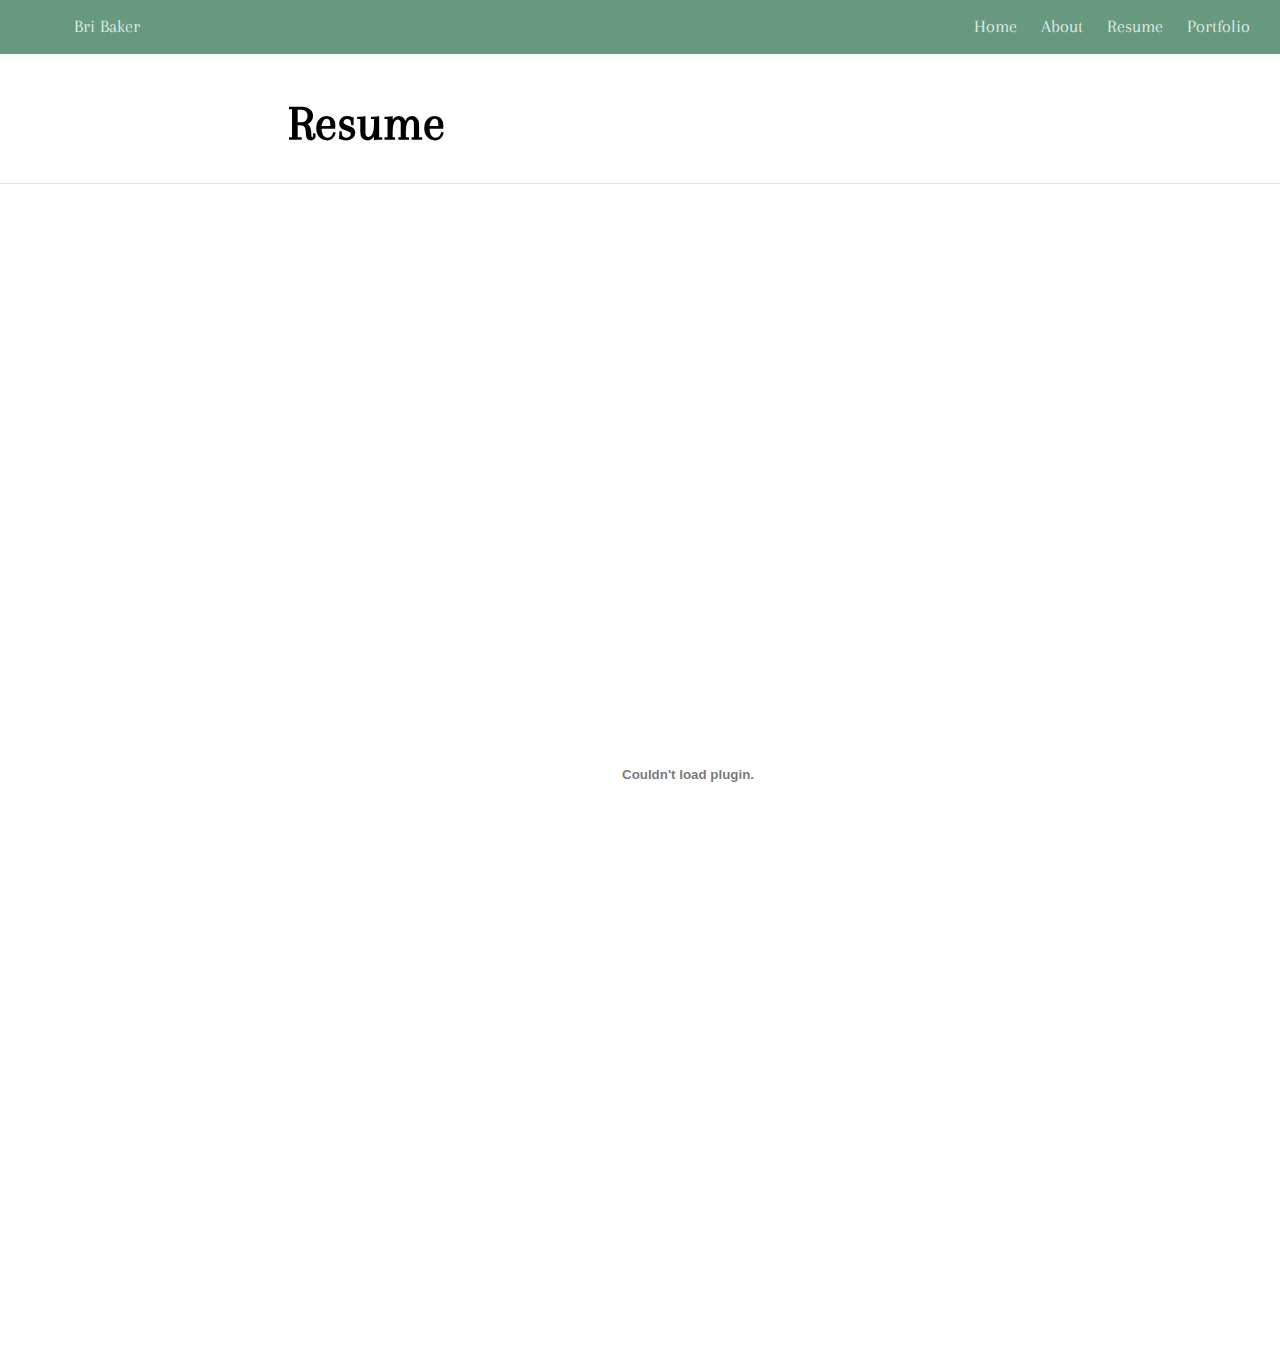
<file: docs/resume.html>
<!DOCTYPE html>

<html xmlns="http://www.w3.org/1999/xhtml" lang="" xml:lang="">

<head>
  <meta charset="utf-8"/>
  <meta name="viewport" content="width=device-width, initial-scale=1"/>
  <meta http-equiv="X-UA-Compatible" content="IE=Edge,chrome=1"/>
  <meta name="generator" content="distill" />

  <style type="text/css">
  /* Hide doc at startup (prevent jankiness while JS renders/transforms) */
  body {
    visibility: hidden;
  }
  </style>

 <!--radix_placeholder_import_source-->
 <!--/radix_placeholder_import_source-->

<style type="text/css">code{white-space: pre;}</style>
<style type="text/css" data-origin="pandoc">
pre > code.sourceCode { white-space: pre; position: relative; }
pre > code.sourceCode > span { display: inline-block; line-height: 1.25; }
pre > code.sourceCode > span:empty { height: 1.2em; }
code.sourceCode > span { color: inherit; text-decoration: inherit; }
div.sourceCode { margin: 1em 0; }
pre.sourceCode { margin: 0; }
@media screen {
div.sourceCode { overflow: auto; }
}
@media print {
pre > code.sourceCode { white-space: pre-wrap; }
pre > code.sourceCode > span { text-indent: -5em; padding-left: 5em; }
}
pre.numberSource code
  { counter-reset: source-line 0; }
pre.numberSource code > span
  { position: relative; left: -4em; counter-increment: source-line; }
pre.numberSource code > span > a:first-child::before
  { content: counter(source-line);
    position: relative; left: -1em; text-align: right; vertical-align: baseline;
    border: none; display: inline-block;
    -webkit-touch-callout: none; -webkit-user-select: none;
    -khtml-user-select: none; -moz-user-select: none;
    -ms-user-select: none; user-select: none;
    padding: 0 4px; width: 4em;
    color: #aaaaaa;
  }
pre.numberSource { margin-left: 3em; border-left: 1px solid #aaaaaa;  padding-left: 4px; }
div.sourceCode
  {   }
@media screen {
pre > code.sourceCode > span > a:first-child::before { text-decoration: underline; }
}
code span.al { color: #ad0000; } /* Alert */
code span.an { color: #5e5e5e; } /* Annotation */
code span.at { color: #20794d; } /* Attribute */
code span.bn { color: #ad0000; } /* BaseN */
code span.bu { } /* BuiltIn */
code span.cf { color: #007ba5; } /* ControlFlow */
code span.ch { color: #20794d; } /* Char */
code span.cn { color: #8f5902; } /* Constant */
code span.co { color: #5e5e5e; } /* Comment */
code span.cv { color: #5e5e5e; font-style: italic; } /* CommentVar */
code span.do { color: #5e5e5e; font-style: italic; } /* Documentation */
code span.dt { color: #ad0000; } /* DataType */
code span.dv { color: #ad0000; } /* DecVal */
code span.er { color: #ad0000; } /* Error */
code span.ex { } /* Extension */
code span.fl { color: #ad0000; } /* Float */
code span.fu { color: #4758ab; } /* Function */
code span.im { } /* Import */
code span.in { color: #5e5e5e; } /* Information */
code span.kw { color: #007ba5; } /* Keyword */
code span.op { color: #5e5e5e; } /* Operator */
code span.ot { color: #007ba5; } /* Other */
code span.pp { color: #ad0000; } /* Preprocessor */
code span.sc { color: #20794d; } /* SpecialChar */
code span.ss { color: #20794d; } /* SpecialString */
code span.st { color: #20794d; } /* String */
code span.va { color: #111111; } /* Variable */
code span.vs { color: #20794d; } /* VerbatimString */
code span.wa { color: #5e5e5e; font-style: italic; } /* Warning */
</style>

  <!--radix_placeholder_meta_tags-->
  <title>Bri Baker: Resume</title>




  <!--  https://developers.facebook.com/docs/sharing/webmasters#markup -->
  <meta property="og:title" content="Bri Baker: Resume"/>
  <meta property="og:type" content="article"/>
  <meta property="og:locale" content="en_US"/>
  <meta property="og:site_name" content="Bri Baker"/>

  <!--  https://dev.twitter.com/cards/types/summary -->
  <meta property="twitter:card" content="summary"/>
  <meta property="twitter:title" content="Bri Baker: Resume"/>

  <!--/radix_placeholder_meta_tags-->
  <!--radix_placeholder_rmarkdown_metadata-->

  <script type="text/json" id="radix-rmarkdown-metadata">
  {"type":"list","attributes":{"names":{"type":"character","attributes":{},"value":["title"]}},"value":[{"type":"character","attributes":{},"value":["Resume"]}]}
  </script>
  <!--/radix_placeholder_rmarkdown_metadata-->
  <!--radix_placeholder_navigation_in_header-->
  <meta name="distill:offset" content=""/>

  <script type="application/javascript">

    window.headroom_prevent_pin = false;

    window.document.addEventListener("DOMContentLoaded", function (event) {

      // initialize headroom for banner
      var header = $('header').get(0);
      var headerHeight = header.offsetHeight;
      var headroom = new Headroom(header, {
        tolerance: 5,
        onPin : function() {
          if (window.headroom_prevent_pin) {
            window.headroom_prevent_pin = false;
            headroom.unpin();
          }
        }
      });
      headroom.init();
      if(window.location.hash)
        headroom.unpin();
      $(header).addClass('headroom--transition');

      // offset scroll location for banner on hash change
      // (see: https://github.com/WickyNilliams/headroom.js/issues/38)
      window.addEventListener("hashchange", function(event) {
        window.scrollTo(0, window.pageYOffset - (headerHeight + 25));
      });

      // responsive menu
      $('.distill-site-header').each(function(i, val) {
        var topnav = $(this);
        var toggle = topnav.find('.nav-toggle');
        toggle.on('click', function() {
          topnav.toggleClass('responsive');
        });
      });

      // nav dropdowns
      $('.nav-dropbtn').click(function(e) {
        $(this).next('.nav-dropdown-content').toggleClass('nav-dropdown-active');
        $(this).parent().siblings('.nav-dropdown')
           .children('.nav-dropdown-content').removeClass('nav-dropdown-active');
      });
      $("body").click(function(e){
        $('.nav-dropdown-content').removeClass('nav-dropdown-active');
      });
      $(".nav-dropdown").click(function(e){
        e.stopPropagation();
      });
    });
  </script>

  <style type="text/css">

  /* Theme (user-documented overrideables for nav appearance) */

  .distill-site-nav {
    color: rgba(255, 255, 255, 0.8);
    background-color: #0F2E3D;
    font-size: 15px;
    font-weight: 300;
  }

  .distill-site-nav a {
    color: inherit;
    text-decoration: none;
  }

  .distill-site-nav a:hover {
    color: white;
  }

  @media print {
    .distill-site-nav {
      display: none;
    }
  }

  .distill-site-header {

  }

  .distill-site-footer {

  }


  /* Site Header */

  .distill-site-header {
    width: 100%;
    box-sizing: border-box;
    z-index: 3;
  }

  .distill-site-header .nav-left {
    display: inline-block;
    margin-left: 8px;
  }

  @media screen and (max-width: 768px) {
    .distill-site-header .nav-left {
      margin-left: 0;
    }
  }


  .distill-site-header .nav-right {
    float: right;
    margin-right: 8px;
  }

  .distill-site-header a,
  .distill-site-header .title {
    display: inline-block;
    text-align: center;
    padding: 14px 10px 14px 10px;
  }

  .distill-site-header .title {
    font-size: 18px;
    min-width: 150px;
  }

  .distill-site-header .logo {
    padding: 0;
  }

  .distill-site-header .logo img {
    display: none;
    max-height: 20px;
    width: auto;
    margin-bottom: -4px;
  }

  .distill-site-header .nav-image img {
    max-height: 18px;
    width: auto;
    display: inline-block;
    margin-bottom: -3px;
  }



  @media screen and (min-width: 1000px) {
    .distill-site-header .logo img {
      display: inline-block;
    }
    .distill-site-header .nav-left {
      margin-left: 20px;
    }
    .distill-site-header .nav-right {
      margin-right: 20px;
    }
    .distill-site-header .title {
      padding-left: 12px;
    }
  }


  .distill-site-header .nav-toggle {
    display: none;
  }

  .nav-dropdown {
    display: inline-block;
    position: relative;
  }

  .nav-dropdown .nav-dropbtn {
    border: none;
    outline: none;
    color: rgba(255, 255, 255, 0.8);
    padding: 16px 10px;
    background-color: transparent;
    font-family: inherit;
    font-size: inherit;
    font-weight: inherit;
    margin: 0;
    margin-top: 1px;
    z-index: 2;
  }

  .nav-dropdown-content {
    display: none;
    position: absolute;
    background-color: white;
    min-width: 200px;
    border: 1px solid rgba(0,0,0,0.15);
    border-radius: 4px;
    box-shadow: 0px 8px 16px 0px rgba(0,0,0,0.1);
    z-index: 1;
    margin-top: 2px;
    white-space: nowrap;
    padding-top: 4px;
    padding-bottom: 4px;
  }

  .nav-dropdown-content hr {
    margin-top: 4px;
    margin-bottom: 4px;
    border: none;
    border-bottom: 1px solid rgba(0, 0, 0, 0.1);
  }

  .nav-dropdown-active {
    display: block;
  }

  .nav-dropdown-content a, .nav-dropdown-content .nav-dropdown-header {
    color: black;
    padding: 6px 24px;
    text-decoration: none;
    display: block;
    text-align: left;
  }

  .nav-dropdown-content .nav-dropdown-header {
    display: block;
    padding: 5px 24px;
    padding-bottom: 0;
    text-transform: uppercase;
    font-size: 14px;
    color: #999999;
    white-space: nowrap;
  }

  .nav-dropdown:hover .nav-dropbtn {
    color: white;
  }

  .nav-dropdown-content a:hover {
    background-color: #ddd;
    color: black;
  }

  .nav-right .nav-dropdown-content {
    margin-left: -45%;
    right: 0;
  }

  @media screen and (max-width: 768px) {
    .distill-site-header a, .distill-site-header .nav-dropdown  {display: none;}
    .distill-site-header a.nav-toggle {
      float: right;
      display: block;
    }
    .distill-site-header .title {
      margin-left: 0;
    }
    .distill-site-header .nav-right {
      margin-right: 0;
    }
    .distill-site-header {
      overflow: hidden;
    }
    .nav-right .nav-dropdown-content {
      margin-left: 0;
    }
  }


  @media screen and (max-width: 768px) {
    .distill-site-header.responsive {position: relative; min-height: 500px; }
    .distill-site-header.responsive a.nav-toggle {
      position: absolute;
      right: 0;
      top: 0;
    }
    .distill-site-header.responsive a,
    .distill-site-header.responsive .nav-dropdown {
      display: block;
      text-align: left;
    }
    .distill-site-header.responsive .nav-left,
    .distill-site-header.responsive .nav-right {
      width: 100%;
    }
    .distill-site-header.responsive .nav-dropdown {float: none;}
    .distill-site-header.responsive .nav-dropdown-content {position: relative;}
    .distill-site-header.responsive .nav-dropdown .nav-dropbtn {
      display: block;
      width: 100%;
      text-align: left;
    }
  }

  /* Site Footer */

  .distill-site-footer {
    width: 100%;
    overflow: hidden;
    box-sizing: border-box;
    z-index: 3;
    margin-top: 30px;
    padding-top: 30px;
    padding-bottom: 30px;
    text-align: center;
  }

  /* Headroom */

  d-title {
    padding-top: 6rem;
  }

  @media print {
    d-title {
      padding-top: 4rem;
    }
  }

  .headroom {
    z-index: 1000;
    position: fixed;
    top: 0;
    left: 0;
    right: 0;
  }

  .headroom--transition {
    transition: all .4s ease-in-out;
  }

  .headroom--unpinned {
    top: -100px;
  }

  .headroom--pinned {
    top: 0;
  }

  /* adjust viewport for navbar height */
  /* helps vertically center bootstrap (non-distill) content */
  .min-vh-100 {
    min-height: calc(100vh - 100px) !important;
  }

  </style>

  <script src="site_libs/jquery-1.11.3/jquery.min.js"></script>
  <link href="site_libs/font-awesome-5.1.0/css/all.css" rel="stylesheet"/>
  <link href="site_libs/font-awesome-5.1.0/css/v4-shims.css" rel="stylesheet"/>
  <script src="site_libs/headroom-0.9.4/headroom.min.js"></script>
  <!--/radix_placeholder_navigation_in_header-->
  <!--radix_placeholder_distill-->

  <style type="text/css">

  body {
    background-color: white;
  }

  .pandoc-table {
    width: 100%;
  }

  .pandoc-table>caption {
    margin-bottom: 10px;
  }

  .pandoc-table th:not([align]) {
    text-align: left;
  }

  .pagedtable-footer {
    font-size: 15px;
  }

  d-byline .byline {
    grid-template-columns: 2fr 2fr;
  }

  d-byline .byline h3 {
    margin-block-start: 1.5em;
  }

  d-byline .byline .authors-affiliations h3 {
    margin-block-start: 0.5em;
  }

  .authors-affiliations .orcid-id {
    width: 16px;
    height:16px;
    margin-left: 4px;
    margin-right: 4px;
    vertical-align: middle;
    padding-bottom: 2px;
  }

  d-title .dt-tags {
    margin-top: 1em;
    grid-column: text;
  }

  .dt-tags .dt-tag {
    text-decoration: none;
    display: inline-block;
    color: rgba(0,0,0,0.6);
    padding: 0em 0.4em;
    margin-right: 0.5em;
    margin-bottom: 0.4em;
    font-size: 70%;
    border: 1px solid rgba(0,0,0,0.2);
    border-radius: 3px;
    text-transform: uppercase;
    font-weight: 500;
  }

  d-article table.gt_table td,
  d-article table.gt_table th {
    border-bottom: none;
  }

  .html-widget {
    margin-bottom: 2.0em;
  }

  .l-screen-inset {
    padding-right: 16px;
  }

  .l-screen .caption {
    margin-left: 10px;
  }

  .shaded {
    background: rgb(247, 247, 247);
    padding-top: 20px;
    padding-bottom: 20px;
    border-top: 1px solid rgba(0, 0, 0, 0.1);
    border-bottom: 1px solid rgba(0, 0, 0, 0.1);
  }

  .shaded .html-widget {
    margin-bottom: 0;
    border: 1px solid rgba(0, 0, 0, 0.1);
  }

  .shaded .shaded-content {
    background: white;
  }

  .text-output {
    margin-top: 0;
    line-height: 1.5em;
  }

  .hidden {
    display: none !important;
  }

  d-article {
    padding-top: 2.5rem;
    padding-bottom: 30px;
  }

  d-appendix {
    padding-top: 30px;
  }

  d-article>p>img {
    width: 100%;
  }

  d-article h2 {
    margin: 1rem 0 1.5rem 0;
  }

  d-article h3 {
    margin-top: 1.5rem;
  }

  d-article iframe {
    border: 1px solid rgba(0, 0, 0, 0.1);
    margin-bottom: 2.0em;
    width: 100%;
  }

  /* Tweak code blocks */

  d-article div.sourceCode code,
  d-article pre code {
    font-family: Consolas, Monaco, 'Andale Mono', 'Ubuntu Mono', monospace;
  }

  d-article pre,
  d-article div.sourceCode,
  d-article div.sourceCode pre {
    overflow: auto;
  }

  d-article div.sourceCode {
    background-color: white;
  }

  d-article div.sourceCode pre {
    padding-left: 10px;
    font-size: 12px;
    border-left: 2px solid rgba(0,0,0,0.1);
  }

  d-article pre {
    font-size: 12px;
    color: black;
    background: none;
    margin-top: 0;
    text-align: left;
    white-space: pre;
    word-spacing: normal;
    word-break: normal;
    word-wrap: normal;
    line-height: 1.5;

    -moz-tab-size: 4;
    -o-tab-size: 4;
    tab-size: 4;

    -webkit-hyphens: none;
    -moz-hyphens: none;
    -ms-hyphens: none;
    hyphens: none;
  }

  d-article pre a {
    border-bottom: none;
  }

  d-article pre a:hover {
    border-bottom: none;
    text-decoration: underline;
  }

  d-article details {
    grid-column: text;
    margin-bottom: 0.8em;
  }

  @media(min-width: 768px) {

  d-article pre,
  d-article div.sourceCode,
  d-article div.sourceCode pre {
    overflow: visible !important;
  }

  d-article div.sourceCode pre {
    padding-left: 18px;
    font-size: 14px;
  }

  d-article pre {
    font-size: 14px;
  }

  }

  figure img.external {
    background: white;
    border: 1px solid rgba(0, 0, 0, 0.1);
    box-shadow: 0 1px 8px rgba(0, 0, 0, 0.1);
    padding: 18px;
    box-sizing: border-box;
  }

  /* CSS for d-contents */

  .d-contents {
    grid-column: text;
    color: rgba(0,0,0,0.8);
    font-size: 0.9em;
    padding-bottom: 1em;
    margin-bottom: 1em;
    padding-bottom: 0.5em;
    margin-bottom: 1em;
    padding-left: 0.25em;
    justify-self: start;
  }

  @media(min-width: 1000px) {
    .d-contents.d-contents-float {
      height: 0;
      grid-column-start: 1;
      grid-column-end: 4;
      justify-self: center;
      padding-right: 3em;
      padding-left: 2em;
    }
  }

  .d-contents nav h3 {
    font-size: 18px;
    margin-top: 0;
    margin-bottom: 1em;
  }

  .d-contents li {
    list-style-type: none
  }

  .d-contents nav > ul {
    padding-left: 0;
  }

  .d-contents ul {
    padding-left: 1em
  }

  .d-contents nav ul li {
    margin-top: 0.6em;
    margin-bottom: 0.2em;
  }

  .d-contents nav a {
    font-size: 13px;
    border-bottom: none;
    text-decoration: none
    color: rgba(0, 0, 0, 0.8);
  }

  .d-contents nav a:hover {
    text-decoration: underline solid rgba(0, 0, 0, 0.6)
  }

  .d-contents nav > ul > li > a {
    font-weight: 600;
  }

  .d-contents nav > ul > li > ul {
    font-weight: inherit;
  }

  .d-contents nav > ul > li > ul > li {
    margin-top: 0.2em;
  }


  .d-contents nav ul {
    margin-top: 0;
    margin-bottom: 0.25em;
  }

  .d-article-with-toc h2:nth-child(2) {
    margin-top: 0;
  }


  /* Figure */

  .figure {
    position: relative;
    margin-bottom: 2.5em;
    margin-top: 1.5em;
  }

  .figure img {
    width: 100%;
  }

  .figure .caption {
    color: rgba(0, 0, 0, 0.6);
    font-size: 12px;
    line-height: 1.5em;
  }

  .figure img.external {
    background: white;
    border: 1px solid rgba(0, 0, 0, 0.1);
    box-shadow: 0 1px 8px rgba(0, 0, 0, 0.1);
    padding: 18px;
    box-sizing: border-box;
  }

  .figure .caption a {
    color: rgba(0, 0, 0, 0.6);
  }

  .figure .caption b,
  .figure .caption strong, {
    font-weight: 600;
    color: rgba(0, 0, 0, 1.0);
  }

  /* Citations */

  d-article .citation {
    color: inherit;
    cursor: inherit;
  }

  div.hanging-indent{
    margin-left: 1em; text-indent: -1em;
  }

  /* Citation hover box */

  .tippy-box[data-theme~=light-border] {
    background-color: rgba(250, 250, 250, 0.95);
  }

  .tippy-content > p {
    margin-bottom: 0;
    padding: 2px;
  }


  /* Tweak 1000px media break to show more text */

  @media(min-width: 1000px) {
    .base-grid,
    distill-header,
    d-title,
    d-abstract,
    d-article,
    d-appendix,
    distill-appendix,
    d-byline,
    d-footnote-list,
    d-citation-list,
    distill-footer {
      grid-template-columns: [screen-start] 1fr [page-start kicker-start] 80px [middle-start] 50px [text-start kicker-end] 65px 65px 65px 65px 65px 65px 65px 65px [text-end gutter-start] 65px [middle-end] 65px [page-end gutter-end] 1fr [screen-end];
      grid-column-gap: 16px;
    }

    .grid {
      grid-column-gap: 16px;
    }

    d-article {
      font-size: 1.06rem;
      line-height: 1.7em;
    }
    figure .caption, .figure .caption, figure figcaption {
      font-size: 13px;
    }
  }

  @media(min-width: 1180px) {
    .base-grid,
    distill-header,
    d-title,
    d-abstract,
    d-article,
    d-appendix,
    distill-appendix,
    d-byline,
    d-footnote-list,
    d-citation-list,
    distill-footer {
      grid-template-columns: [screen-start] 1fr [page-start kicker-start] 60px [middle-start] 60px [text-start kicker-end] 60px 60px 60px 60px 60px 60px 60px 60px [text-end gutter-start] 60px [middle-end] 60px [page-end gutter-end] 1fr [screen-end];
      grid-column-gap: 32px;
    }

    .grid {
      grid-column-gap: 32px;
    }
  }


  /* Get the citation styles for the appendix (not auto-injected on render since
     we do our own rendering of the citation appendix) */

  d-appendix .citation-appendix,
  .d-appendix .citation-appendix {
    font-size: 11px;
    line-height: 15px;
    border-left: 1px solid rgba(0, 0, 0, 0.1);
    padding-left: 18px;
    border: 1px solid rgba(0,0,0,0.1);
    background: rgba(0, 0, 0, 0.02);
    padding: 10px 18px;
    border-radius: 3px;
    color: rgba(150, 150, 150, 1);
    overflow: hidden;
    margin-top: -12px;
    white-space: pre-wrap;
    word-wrap: break-word;
  }

  /* Include appendix styles here so they can be overridden */

  d-appendix {
    contain: layout style;
    font-size: 0.8em;
    line-height: 1.7em;
    margin-top: 60px;
    margin-bottom: 0;
    border-top: 1px solid rgba(0, 0, 0, 0.1);
    color: rgba(0,0,0,0.5);
    padding-top: 60px;
    padding-bottom: 48px;
  }

  d-appendix h3 {
    grid-column: page-start / text-start;
    font-size: 15px;
    font-weight: 500;
    margin-top: 1em;
    margin-bottom: 0;
    color: rgba(0,0,0,0.65);
  }

  d-appendix h3 + * {
    margin-top: 1em;
  }

  d-appendix ol {
    padding: 0 0 0 15px;
  }

  @media (min-width: 768px) {
    d-appendix ol {
      padding: 0 0 0 30px;
      margin-left: -30px;
    }
  }

  d-appendix li {
    margin-bottom: 1em;
  }

  d-appendix a {
    color: rgba(0, 0, 0, 0.6);
  }

  d-appendix > * {
    grid-column: text;
  }

  d-appendix > d-footnote-list,
  d-appendix > d-citation-list,
  d-appendix > distill-appendix {
    grid-column: screen;
  }

  /* Include footnote styles here so they can be overridden */

  d-footnote-list {
    contain: layout style;
  }

  d-footnote-list > * {
    grid-column: text;
  }

  d-footnote-list a.footnote-backlink {
    color: rgba(0,0,0,0.3);
    padding-left: 0.5em;
  }



  /* Anchor.js */

  .anchorjs-link {
    /*transition: all .25s linear; */
    text-decoration: none;
    border-bottom: none;
  }
  *:hover > .anchorjs-link {
    margin-left: -1.125em !important;
    text-decoration: none;
    border-bottom: none;
  }

  /* Social footer */

  .social_footer {
    margin-top: 30px;
    margin-bottom: 0;
    color: rgba(0,0,0,0.67);
  }

  .disqus-comments {
    margin-right: 30px;
  }

  .disqus-comment-count {
    border-bottom: 1px solid rgba(0, 0, 0, 0.4);
    cursor: pointer;
  }

  #disqus_thread {
    margin-top: 30px;
  }

  .article-sharing a {
    border-bottom: none;
    margin-right: 8px;
  }

  .article-sharing a:hover {
    border-bottom: none;
  }

  .sidebar-section.subscribe {
    font-size: 12px;
    line-height: 1.6em;
  }

  .subscribe p {
    margin-bottom: 0.5em;
  }


  .article-footer .subscribe {
    font-size: 15px;
    margin-top: 45px;
  }


  .sidebar-section.custom {
    font-size: 12px;
    line-height: 1.6em;
  }

  .custom p {
    margin-bottom: 0.5em;
  }

  /* Styles for listing layout (hide title) */
  .layout-listing d-title, .layout-listing .d-title {
    display: none;
  }

  /* Styles for posts lists (not auto-injected) */


  .posts-with-sidebar {
    padding-left: 45px;
    padding-right: 45px;
  }

  .posts-list .description h2,
  .posts-list .description p {
    font-family: -apple-system, BlinkMacSystemFont, "Segoe UI", Roboto, Oxygen, Ubuntu, Cantarell, "Fira Sans", "Droid Sans", "Helvetica Neue", Arial, sans-serif;
  }

  .posts-list .description h2 {
    font-weight: 700;
    border-bottom: none;
    padding-bottom: 0;
  }

  .posts-list h2.post-tag {
    border-bottom: 1px solid rgba(0, 0, 0, 0.2);
    padding-bottom: 12px;
  }
  .posts-list {
    margin-top: 60px;
    margin-bottom: 24px;
  }

  .posts-list .post-preview {
    text-decoration: none;
    overflow: hidden;
    display: block;
    border-bottom: 1px solid rgba(0, 0, 0, 0.1);
    padding: 24px 0;
  }

  .post-preview-last {
    border-bottom: none !important;
  }

  .posts-list .posts-list-caption {
    grid-column: screen;
    font-weight: 400;
  }

  .posts-list .post-preview h2 {
    margin: 0 0 6px 0;
    line-height: 1.2em;
    font-style: normal;
    font-size: 24px;
  }

  .posts-list .post-preview p {
    margin: 0 0 12px 0;
    line-height: 1.4em;
    font-size: 16px;
  }

  .posts-list .post-preview .thumbnail {
    box-sizing: border-box;
    margin-bottom: 24px;
    position: relative;
    max-width: 500px;
  }
  .posts-list .post-preview img {
    width: 100%;
    display: block;
  }

  .posts-list .metadata {
    font-size: 12px;
    line-height: 1.4em;
    margin-bottom: 18px;
  }

  .posts-list .metadata > * {
    display: inline-block;
  }

  .posts-list .metadata .publishedDate {
    margin-right: 2em;
  }

  .posts-list .metadata .dt-authors {
    display: block;
    margin-top: 0.3em;
    margin-right: 2em;
  }

  .posts-list .dt-tags {
    display: block;
    line-height: 1em;
  }

  .posts-list .dt-tags .dt-tag {
    display: inline-block;
    color: rgba(0,0,0,0.6);
    padding: 0.3em 0.4em;
    margin-right: 0.2em;
    margin-bottom: 0.4em;
    font-size: 60%;
    border: 1px solid rgba(0,0,0,0.2);
    border-radius: 3px;
    text-transform: uppercase;
    font-weight: 500;
  }

  .posts-list img {
    opacity: 1;
  }

  .posts-list img[data-src] {
    opacity: 0;
  }

  .posts-more {
    clear: both;
  }


  .posts-sidebar {
    font-size: 16px;
  }

  .posts-sidebar h3 {
    font-size: 16px;
    margin-top: 0;
    margin-bottom: 0.5em;
    font-weight: 400;
    text-transform: uppercase;
  }

  .sidebar-section {
    margin-bottom: 30px;
  }

  .categories ul {
    list-style-type: none;
    margin: 0;
    padding: 0;
  }

  .categories li {
    color: rgba(0, 0, 0, 0.8);
    margin-bottom: 0;
  }

  .categories li>a {
    border-bottom: none;
  }

  .categories li>a:hover {
    border-bottom: 1px solid rgba(0, 0, 0, 0.4);
  }

  .categories .active {
    font-weight: 600;
  }

  .categories .category-count {
    color: rgba(0, 0, 0, 0.4);
  }


  @media(min-width: 768px) {
    .posts-list .post-preview h2 {
      font-size: 26px;
    }
    .posts-list .post-preview .thumbnail {
      float: right;
      width: 30%;
      margin-bottom: 0;
    }
    .posts-list .post-preview .description {
      float: left;
      width: 45%;
    }
    .posts-list .post-preview .metadata {
      float: left;
      width: 20%;
      margin-top: 8px;
    }
    .posts-list .post-preview p {
      margin: 0 0 12px 0;
      line-height: 1.5em;
      font-size: 16px;
    }
    .posts-with-sidebar .posts-list {
      float: left;
      width: 75%;
    }
    .posts-with-sidebar .posts-sidebar {
      float: right;
      width: 20%;
      margin-top: 60px;
      padding-top: 24px;
      padding-bottom: 24px;
    }
  }


  /* Improve display for browsers without grid (IE/Edge <= 15) */

  .downlevel {
    line-height: 1.6em;
    font-family: -apple-system, BlinkMacSystemFont, "Segoe UI", Roboto, Oxygen, Ubuntu, Cantarell, "Fira Sans", "Droid Sans", "Helvetica Neue", Arial, sans-serif;
    margin: 0;
  }

  .downlevel .d-title {
    padding-top: 6rem;
    padding-bottom: 1.5rem;
  }

  .downlevel .d-title h1 {
    font-size: 50px;
    font-weight: 700;
    line-height: 1.1em;
    margin: 0 0 0.5rem;
  }

  .downlevel .d-title p {
    font-weight: 300;
    font-size: 1.2rem;
    line-height: 1.55em;
    margin-top: 0;
  }

  .downlevel .d-byline {
    padding-top: 0.8em;
    padding-bottom: 0.8em;
    font-size: 0.8rem;
    line-height: 1.8em;
  }

  .downlevel .section-separator {
    border: none;
    border-top: 1px solid rgba(0, 0, 0, 0.1);
  }

  .downlevel .d-article {
    font-size: 1.06rem;
    line-height: 1.7em;
    padding-top: 1rem;
    padding-bottom: 2rem;
  }


  .downlevel .d-appendix {
    padding-left: 0;
    padding-right: 0;
    max-width: none;
    font-size: 0.8em;
    line-height: 1.7em;
    margin-bottom: 0;
    color: rgba(0,0,0,0.5);
    padding-top: 40px;
    padding-bottom: 48px;
  }

  .downlevel .footnotes ol {
    padding-left: 13px;
  }

  .downlevel .base-grid,
  .downlevel .distill-header,
  .downlevel .d-title,
  .downlevel .d-abstract,
  .downlevel .d-article,
  .downlevel .d-appendix,
  .downlevel .distill-appendix,
  .downlevel .d-byline,
  .downlevel .d-footnote-list,
  .downlevel .d-citation-list,
  .downlevel .distill-footer,
  .downlevel .appendix-bottom,
  .downlevel .posts-container {
    padding-left: 40px;
    padding-right: 40px;
  }

  @media(min-width: 768px) {
    .downlevel .base-grid,
    .downlevel .distill-header,
    .downlevel .d-title,
    .downlevel .d-abstract,
    .downlevel .d-article,
    .downlevel .d-appendix,
    .downlevel .distill-appendix,
    .downlevel .d-byline,
    .downlevel .d-footnote-list,
    .downlevel .d-citation-list,
    .downlevel .distill-footer,
    .downlevel .appendix-bottom,
    .downlevel .posts-container {
    padding-left: 150px;
    padding-right: 150px;
    max-width: 900px;
  }
  }

  .downlevel pre code {
    display: block;
    border-left: 2px solid rgba(0, 0, 0, .1);
    padding: 0 0 0 20px;
    font-size: 14px;
  }

  .downlevel code, .downlevel pre {
    color: black;
    background: none;
    font-family: Consolas, Monaco, 'Andale Mono', 'Ubuntu Mono', monospace;
    text-align: left;
    white-space: pre;
    word-spacing: normal;
    word-break: normal;
    word-wrap: normal;
    line-height: 1.5;

    -moz-tab-size: 4;
    -o-tab-size: 4;
    tab-size: 4;

    -webkit-hyphens: none;
    -moz-hyphens: none;
    -ms-hyphens: none;
    hyphens: none;
  }

  .downlevel .posts-list .post-preview {
    color: inherit;
  }



  </style>

  <script type="application/javascript">

  function is_downlevel_browser() {
    if (bowser.isUnsupportedBrowser({ msie: "12", msedge: "16"},
                                   window.navigator.userAgent)) {
      return true;
    } else {
      return window.load_distill_framework === undefined;
    }
  }

  // show body when load is complete
  function on_load_complete() {

    // add anchors
    if (window.anchors) {
      window.anchors.options.placement = 'left';
      window.anchors.add('d-article > h2, d-article > h3, d-article > h4, d-article > h5');
    }


    // set body to visible
    document.body.style.visibility = 'visible';

    // force redraw for leaflet widgets
    if (window.HTMLWidgets) {
      var maps = window.HTMLWidgets.findAll(".leaflet");
      $.each(maps, function(i, el) {
        var map = this.getMap();
        map.invalidateSize();
        map.eachLayer(function(layer) {
          if (layer instanceof L.TileLayer)
            layer.redraw();
        });
      });
    }

    // trigger 'shown' so htmlwidgets resize
    $('d-article').trigger('shown');
  }

  function init_distill() {

    init_common();

    // create front matter
    var front_matter = $('<d-front-matter></d-front-matter>');
    $('#distill-front-matter').wrap(front_matter);

    // create d-title
    $('.d-title').changeElementType('d-title');

    // create d-byline
    var byline = $('<d-byline></d-byline>');
    $('.d-byline').replaceWith(byline);

    // create d-article
    var article = $('<d-article></d-article>');
    $('.d-article').wrap(article).children().unwrap();

    // move posts container into article
    $('.posts-container').appendTo($('d-article'));

    // create d-appendix
    $('.d-appendix').changeElementType('d-appendix');

    // flag indicating that we have appendix items
    var appendix = $('.appendix-bottom').children('h3').length > 0;

    // replace footnotes with <d-footnote>
    $('.footnote-ref').each(function(i, val) {
      appendix = true;
      var href = $(this).attr('href');
      var id = href.replace('#', '');
      var fn = $('#' + id);
      var fn_p = $('#' + id + '>p');
      fn_p.find('.footnote-back').remove();
      var text = fn_p.html();
      var dtfn = $('<d-footnote></d-footnote>');
      dtfn.html(text);
      $(this).replaceWith(dtfn);
    });
    // remove footnotes
    $('.footnotes').remove();

    // move refs into #references-listing
    $('#references-listing').replaceWith($('#refs'));

    $('h1.appendix, h2.appendix').each(function(i, val) {
      $(this).changeElementType('h3');
    });
    $('h3.appendix').each(function(i, val) {
      var id = $(this).attr('id');
      $('.d-contents a[href="#' + id + '"]').parent().remove();
      appendix = true;
      $(this).nextUntil($('h1, h2, h3')).addBack().appendTo($('d-appendix'));
    });

    // show d-appendix if we have appendix content
    $("d-appendix").css('display', appendix ? 'grid' : 'none');

    // localize layout chunks to just output
    $('.layout-chunk').each(function(i, val) {

      // capture layout
      var layout = $(this).attr('data-layout');

      // apply layout to markdown level block elements
      var elements = $(this).children().not('details, div.sourceCode, pre, script');
      elements.each(function(i, el) {
        var layout_div = $('<div class="' + layout + '"></div>');
        if (layout_div.hasClass('shaded')) {
          var shaded_content = $('<div class="shaded-content"></div>');
          $(this).wrap(shaded_content);
          $(this).parent().wrap(layout_div);
        } else {
          $(this).wrap(layout_div);
        }
      });


      // unwrap the layout-chunk div
      $(this).children().unwrap();
    });

    // remove code block used to force  highlighting css
    $('.distill-force-highlighting-css').parent().remove();

    // remove empty line numbers inserted by pandoc when using a
    // custom syntax highlighting theme
    $('code.sourceCode a:empty').remove();

    // load distill framework
    load_distill_framework();

    // wait for window.distillRunlevel == 4 to do post processing
    function distill_post_process() {

      if (!window.distillRunlevel || window.distillRunlevel < 4)
        return;

      // hide author/affiliations entirely if we have no authors
      var front_matter = JSON.parse($("#distill-front-matter").html());
      var have_authors = front_matter.authors && front_matter.authors.length > 0;
      if (!have_authors)
        $('d-byline').addClass('hidden');

      // article with toc class
      $('.d-contents').parent().addClass('d-article-with-toc');

      // strip links that point to #
      $('.authors-affiliations').find('a[href="#"]').removeAttr('href');

      // add orcid ids
      $('.authors-affiliations').find('.author').each(function(i, el) {
        var orcid_id = front_matter.authors[i].orcidID;
        if (orcid_id) {
          var a = $('<a></a>');
          a.attr('href', 'https://orcid.org/' + orcid_id);
          var img = $('<img></img>');
          img.addClass('orcid-id');
          img.attr('alt', 'ORCID ID');
          img.attr('src','[data-uri]');
          a.append(img);
          $(this).append(a);
        }
      });

      // hide elements of author/affiliations grid that have no value
      function hide_byline_column(caption) {
        $('d-byline').find('h3:contains("' + caption + '")').parent().css('visibility', 'hidden');
      }

      // affiliations
      var have_affiliations = false;
      for (var i = 0; i<front_matter.authors.length; ++i) {
        var author = front_matter.authors[i];
        if (author.affiliation !== "&nbsp;") {
          have_affiliations = true;
          break;
        }
      }
      if (!have_affiliations)
        $('d-byline').find('h3:contains("Affiliations")').css('visibility', 'hidden');

      // published date
      if (!front_matter.publishedDate)
        hide_byline_column("Published");

      // document object identifier
      var doi = $('d-byline').find('h3:contains("DOI")');
      var doi_p = doi.next().empty();
      if (!front_matter.doi) {
        // if we have a citation and valid citationText then link to that
        if ($('#citation').length > 0 && front_matter.citationText) {
          doi.html('Citation');
          $('<a href="#citation"></a>')
            .text(front_matter.citationText)
            .appendTo(doi_p);
        } else {
          hide_byline_column("DOI");
        }
      } else {
        $('<a></a>')
           .attr('href', "https://doi.org/" + front_matter.doi)
           .html(front_matter.doi)
           .appendTo(doi_p);
      }

       // change plural form of authors/affiliations
      if (front_matter.authors.length === 1) {
        var grid = $('.authors-affiliations');
        grid.children('h3:contains("Authors")').text('Author');
        grid.children('h3:contains("Affiliations")').text('Affiliation');
      }

      // remove d-appendix and d-footnote-list local styles
      $('d-appendix > style:first-child').remove();
      $('d-footnote-list > style:first-child').remove();

      // move appendix-bottom entries to the bottom
      $('.appendix-bottom').appendTo('d-appendix').children().unwrap();
      $('.appendix-bottom').remove();

      // hoverable references
      $('span.citation[data-cites]').each(function() {
        var refHtml = $('#ref-' + $(this).attr('data-cites')).html();
        window.tippy(this, {
          allowHTML: true,
          content: refHtml,
          maxWidth: 500,
          interactive: true,
          interactiveBorder: 10,
          theme: 'light-border',
          placement: 'bottom-start'
        });
      });

      // clear polling timer
      clearInterval(tid);

      // show body now that everything is ready
      on_load_complete();
    }

    var tid = setInterval(distill_post_process, 50);
    distill_post_process();

  }

  function init_downlevel() {

    init_common();

     // insert hr after d-title
    $('.d-title').after($('<hr class="section-separator"/>'));

    // check if we have authors
    var front_matter = JSON.parse($("#distill-front-matter").html());
    var have_authors = front_matter.authors && front_matter.authors.length > 0;

    // manage byline/border
    if (!have_authors)
      $('.d-byline').remove();
    $('.d-byline').after($('<hr class="section-separator"/>'));
    $('.d-byline a').remove();

    // remove toc
    $('.d-contents').remove();

    // move appendix elements
    $('h1.appendix, h2.appendix').each(function(i, val) {
      $(this).changeElementType('h3');
    });
    $('h3.appendix').each(function(i, val) {
      $(this).nextUntil($('h1, h2, h3')).addBack().appendTo($('.d-appendix'));
    });


    // inject headers into references and footnotes
    var refs_header = $('<h3></h3>');
    refs_header.text('References');
    $('#refs').prepend(refs_header);

    var footnotes_header = $('<h3></h3');
    footnotes_header.text('Footnotes');
    $('.footnotes').children('hr').first().replaceWith(footnotes_header);

    // move appendix-bottom entries to the bottom
    $('.appendix-bottom').appendTo('.d-appendix').children().unwrap();
    $('.appendix-bottom').remove();

    // remove appendix if it's empty
    if ($('.d-appendix').children().length === 0)
      $('.d-appendix').remove();

    // prepend separator above appendix
    $('.d-appendix').before($('<hr class="section-separator" style="clear: both"/>'));

    // trim code
    $('pre>code').each(function(i, val) {
      $(this).html($.trim($(this).html()));
    });

    // move posts-container right before article
    $('.posts-container').insertBefore($('.d-article'));

    $('body').addClass('downlevel');

    on_load_complete();
  }


  function init_common() {

    // jquery plugin to change element types
    (function($) {
      $.fn.changeElementType = function(newType) {
        var attrs = {};

        $.each(this[0].attributes, function(idx, attr) {
          attrs[attr.nodeName] = attr.nodeValue;
        });

        this.replaceWith(function() {
          return $("<" + newType + "/>", attrs).append($(this).contents());
        });
      };
    })(jQuery);

    // prevent underline for linked images
    $('a > img').parent().css({'border-bottom' : 'none'});

    // mark non-body figures created by knitr chunks as 100% width
    $('.layout-chunk').each(function(i, val) {
      var figures = $(this).find('img, .html-widget');
      if ($(this).attr('data-layout') !== "l-body") {
        figures.css('width', '100%');
      } else {
        figures.css('max-width', '100%');
        figures.filter("[width]").each(function(i, val) {
          var fig = $(this);
          fig.css('width', fig.attr('width') + 'px');
        });

      }
    });

    // auto-append index.html to post-preview links in file: protocol
    // and in rstudio ide preview
    $('.post-preview').each(function(i, val) {
      if (window.location.protocol === "file:")
        $(this).attr('href', $(this).attr('href') + "index.html");
    });

    // get rid of index.html references in header
    if (window.location.protocol !== "file:") {
      $('.distill-site-header a[href]').each(function(i,val) {
        $(this).attr('href', $(this).attr('href').replace("index.html", "./"));
      });
    }

    // add class to pandoc style tables
    $('tr.header').parent('thead').parent('table').addClass('pandoc-table');
    $('.kable-table').children('table').addClass('pandoc-table');

    // add figcaption style to table captions
    $('caption').parent('table').addClass("figcaption");

    // initialize posts list
    if (window.init_posts_list)
      window.init_posts_list();

    // implmement disqus comment link
    $('.disqus-comment-count').click(function() {
      window.headroom_prevent_pin = true;
      $('#disqus_thread').toggleClass('hidden');
      if (!$('#disqus_thread').hasClass('hidden')) {
        var offset = $(this).offset();
        $(window).resize();
        $('html, body').animate({
          scrollTop: offset.top - 35
        });
      }
    });
  }

  document.addEventListener('DOMContentLoaded', function() {
    if (is_downlevel_browser())
      init_downlevel();
    else
      window.addEventListener('WebComponentsReady', init_distill);
  });

  </script>

  <style type="text/css">
  /* base variables */

  /* Edit the CSS properties in this file to create a custom
     Distill theme. Only edit values in the right column
     for each row; values shown are the CSS defaults.
     To return any property to the default,
     you may set its value to: unset
     All rows must end with a semi-colon.                      */

  /* Optional: embed custom fonts here with `@import`          */
  /* This must remain at the top of this file.                 */



  html {
    /*-- Main font sizes --*/
    --title-size:      50px;
    --body-size:       1.06rem;
    --code-size:       14px;
    --aside-size:      12px;
    --fig-cap-size:    13px;
    /*-- Main font colors --*/
    --title-color:     #000000;
    --header-color:    rgba(0, 0, 0, 0.8);
    --body-color:      rgba(0, 0, 0, 0.8);
    --aside-color:     rgba(0, 0, 0, 0.6);
    --fig-cap-color:   rgba(0, 0, 0, 0.6);
    /*-- Specify custom fonts ~~~ must be imported above   --*/
    --heading-font:    sans-serif;
    --mono-font:       monospace;
    --body-font:       sans-serif;
    --navbar-font:     sans-serif;  /* websites + blogs only */
  }

  /*-- ARTICLE METADATA --*/
  d-byline {
    --heading-size:    0.6rem;
    --heading-color:   rgba(0, 0, 0, 0.5);
    --body-size:       0.8rem;
    --body-color:      rgba(0, 0, 0, 0.8);
  }

  /*-- ARTICLE TABLE OF CONTENTS --*/
  .d-contents {
    --heading-size:    18px;
    --contents-size:   13px;
  }

  /*-- ARTICLE APPENDIX --*/
  d-appendix {
    --heading-size:    15px;
    --heading-color:   rgba(0, 0, 0, 0.65);
    --text-size:       0.8em;
    --text-color:      rgba(0, 0, 0, 0.5);
  }

  /*-- WEBSITE HEADER + FOOTER --*/
  /* These properties only apply to Distill sites and blogs  */

  .distill-site-header {
    --title-size:       18px;
    --text-color:       rgba(255, 255, 255, 0.8);
    --text-size:        15px;
    --hover-color:      white;
    --bkgd-color:       #0F2E3D;
  }

  .distill-site-footer {
    --text-color:       rgba(255, 255, 255, 0.8);
    --text-size:        15px;
    --hover-color:      white;
    --bkgd-color:       #0F2E3D;
  }

  /*-- Additional custom styles --*/
  /* Add any additional CSS rules below                      */
  </style>
  <style type="text/css">
  /* base variables */

  /* Edit the CSS properties in this file to create a custom
     Distill theme. Only edit values in the right column
     for each row; values shown are the CSS d`efaults.
     To return any property to the default,
     you may set its value to: unset
     All rows must end with a semi-colon.                      */

  /* Optional: embed custom fonts here with `@import`          */
  @import url('https://fonts.googleapis.com/css2?family=Arapey&family=Roboto&display=swap');

  /* This must remain at the top of this file.                 */



  html {
    /*-- Main font sizes --*/
    --title-size:      50px;
    --body-size:       1.06rem;
    --code-size:       14px;
    --aside-size:      12px;
    --fig-cap-size:    13px;
    /*-- Main font colors --*/
    --title-color:     #000000;
    --header-color:    rgba(0, 0, 0, 0.8);
    --body-color:      rgba(0, 0, 0, 0.8);
    --aside-color:     rgba(0, 0, 0, 0.6);
    --fig-cap-color:   rgba(0, 0, 0, 0.6);
    /*-- Specify custom fonts ~~~ must be imported above   --*/
    --heading-font:    Arapey;
    --mono-font:       monospace;
    --body-font:       Roboto;
    --navbar-font:     Arapey;  /* websites + blogs only */
  }

  /*-- ARTICLE METADATA --*/
  d-byline {
    --heading-size:    0.6rem;
    --heading-color:   rgba(0, 0, 0, 0.5);
    --body-size:       0.8rem;
    --body-color:      rgba(0, 0, 0, 0.8);
  }

  /*-- ARTICLE TABLE OF CONTENTS --*/
  .d-contents {
    heading-size:    18px;
    --contents-size:   13px;
  }

  /*-- ARTICLE APPENDIX --*/
  d-appendix {
    --heading-size:    15px;
    --heading-color:   rgba(0, 0, 0, 0.65);
    --text-size:       0.8em;
    --text-color:      rgba(0, 0, 0, 0.5);
  }

  /*-- WEBSITE HEADER + FOOTER --*/
  /* These properties only apply to Distill sites and blogs  */

  .distill-site-header {
    --title-size:       18px;
    --text-color:       rgba(255, 255, 255, 0.8);
    --text-size:        18px;
    --hover-color:      white;
    --bkgd-color:       #669980;
  }

  .distill-site-footer {
    --text-color:       rgba(255, 255, 255, 0.8);
    --text-size:        15px;
    --hover-color:      white;
    --bkgd-color:       #669980;
  }

  /*-- Additional custom styles --*/
  /* Add any additional CSS rules below                      */

  img {
    display: block;
    margin-left: auto;
    margin-right: auto;
  }
  </style>
  <style type="text/css">
  /* base style */

  /* FONT FAMILIES */

  :root {
    --heading-default: -apple-system, BlinkMacSystemFont, "Segoe UI", Roboto, Oxygen, Ubuntu, Cantarell, "Fira Sans", "Droid Sans", "Helvetica Neue", Arial, sans-serif;
    --mono-default: Consolas, Monaco, 'Andale Mono', 'Ubuntu Mono', monospace;
    --body-default: -apple-system, BlinkMacSystemFont, "Segoe UI", Roboto, Oxygen, Ubuntu, Cantarell, "Fira Sans", "Droid Sans", "Helvetica Neue", Arial, sans-serif;
  }

  body,
  .posts-list .post-preview p,
  .posts-list .description p {
    font-family: var(--body-font), var(--body-default);
  }

  h1, h2, h3, h4, h5, h6,
  .posts-list .post-preview h2,
  .posts-list .description h2 {
    font-family: var(--heading-font), var(--heading-default);
  }

  d-article div.sourceCode code,
  d-article pre code {
    font-family: var(--mono-font), var(--mono-default);
  }


  /*-- TITLE --*/
  d-title h1,
  .posts-list > h1 {
    color: var(--title-color, black);
  }

  d-title h1 {
    font-size: var(--title-size, 50px);
  }

  /*-- HEADERS --*/
  d-article h1,
  d-article h2,
  d-article h3,
  d-article h4,
  d-article h5,
  d-article h6 {
    color: var(--header-color, rgba(0, 0, 0, 0.8));
  }

  /*-- BODY --*/
  d-article > p,  /* only text inside of <p> tags */
  d-article > ul, /* lists */
  d-article > ol {
    color: var(--body-color, rgba(0, 0, 0, 0.8));
    font-size: var(--body-size, 1.06rem);
  }


  /*-- CODE --*/
  d-article div.sourceCode code,
  d-article pre code {
    font-size: var(--code-size, 14px);
  }

  /*-- ASIDE --*/
  d-article aside {
    font-size: var(--aside-size, 12px);
    color: var(--aside-color, rgba(0, 0, 0, 0.6));
  }

  /*-- FIGURE CAPTIONS --*/
  figure .caption,
  figure figcaption,
  .figure .caption {
    font-size: var(--fig-cap-size, 13px);
    color: var(--fig-cap-color, rgba(0, 0, 0, 0.6));
  }

  /*-- METADATA --*/
  d-byline h3 {
    font-size: var(--heading-size, 0.6rem);
    color: var(--heading-color, rgba(0, 0, 0, 0.5));
  }

  d-byline {
    font-size: var(--body-size, 0.8rem);
    color: var(--body-color, rgba(0, 0, 0, 0.8));
  }

  d-byline a,
  d-article d-byline a {
    color: var(--body-color, rgba(0, 0, 0, 0.8));
  }

  /*-- TABLE OF CONTENTS --*/
  .d-contents nav h3 {
    font-size: var(--heading-size, 18px);
  }

  .d-contents nav a {
    font-size: var(--contents-size, 13px);
  }

  /*-- APPENDIX --*/
  d-appendix h3 {
    font-size: var(--heading-size, 15px);
    color: var(--heading-color, rgba(0, 0, 0, 0.65));
  }

  d-appendix {
    font-size: var(--text-size, 0.8em);
    color: var(--text-color, rgba(0, 0, 0, 0.5));
  }

  d-appendix d-footnote-list a.footnote-backlink {
    color: var(--text-color, rgba(0, 0, 0, 0.5));
  }

  /*-- WEBSITE HEADER + FOOTER --*/
  .distill-site-header .title {
    font-size: var(--title-size, 18px);
    font-family: var(--navbar-font), var(--heading-default);
  }

  .distill-site-header a,
  .nav-dropdown .nav-dropbtn {
    font-family: var(--navbar-font), var(--heading-default);
  }

  .nav-dropdown .nav-dropbtn {
    color: var(--text-color, rgba(255, 255, 255, 0.8));
    font-size: var(--text-size, 15px);
  }

  .distill-site-header a:hover,
  .nav-dropdown:hover .nav-dropbtn {
    color: var(--hover-color, white);
  }

  .distill-site-header {
    font-size: var(--text-size, 15px);
    color: var(--text-color, rgba(255, 255, 255, 0.8));
    background-color: var(--bkgd-color, #0F2E3D);
  }

  .distill-site-footer {
    font-size: var(--text-size, 15px);
    color: var(--text-color, rgba(255, 255, 255, 0.8));
    background-color: var(--bkgd-color, #0F2E3D);
  }

  .distill-site-footer a:hover {
    color: var(--hover-color, white);
  }</style>
  <!--/radix_placeholder_distill-->
  <script src="site_libs/header-attrs-2.6.4/header-attrs.js"></script>
  <script src="site_libs/popper-2.6.0/popper.min.js"></script>
  <link href="site_libs/tippy-6.2.7/tippy.css" rel="stylesheet" />
  <link href="site_libs/tippy-6.2.7/tippy-light-border.css" rel="stylesheet" />
  <script src="site_libs/tippy-6.2.7/tippy.umd.min.js"></script>
  <script src="site_libs/anchor-4.2.2/anchor.min.js"></script>
  <script src="site_libs/bowser-1.9.3/bowser.min.js"></script>
  <script src="site_libs/webcomponents-2.0.0/webcomponents.js"></script>
  <script src="site_libs/distill-2.2.21/template.v2.js"></script>
  <!--radix_placeholder_site_in_header-->
  <!--/radix_placeholder_site_in_header-->


</head>

<body>

<!--radix_placeholder_front_matter-->

<script id="distill-front-matter" type="text/json">
{"title":"Resume","authors":[]}
</script>

<!--/radix_placeholder_front_matter-->
<!--radix_placeholder_navigation_before_body-->
<header class="header header--fixed" role="banner">
<nav class="distill-site-nav distill-site-header">
<div class="nav-left">
<a href="index.html" class="title">Bri Baker</a>
</div>
<div class="nav-right">
<a href="index.html">Home</a>
<a href="about.html">About</a>
<a href="resume.html">Resume</a>
<a href="blog.html">Portfolio</a>
<a href="javascript:void(0);" class="nav-toggle">&#9776;</a>
</div>
</nav>
</header>
<!--/radix_placeholder_navigation_before_body-->
<!--radix_placeholder_site_before_body-->
<!--/radix_placeholder_site_before_body-->

<div class="d-title">
<h1>Resume</h1>
<!--radix_placeholder_categories-->
<!--/radix_placeholder_categories-->

</div>


<div class="d-article">
<div class="layout-chunk" data-layout="l-body">
<embed src="images/resume_020721.pdf" width="800px" height="1100px" style="display: block; margin: auto;" type="application/pdf" />
</div>
<div class="sourceCode" id="cb1"><pre class="sourceCode r distill-force-highlighting-css"><code class="sourceCode r"></code></pre></div>
<!--radix_placeholder_article_footer-->
<!--/radix_placeholder_article_footer-->
</div>

<div class="d-appendix">
</div>


<!--radix_placeholder_site_after_body-->
<!--/radix_placeholder_site_after_body-->
<!--radix_placeholder_appendices-->
<div class="appendix-bottom"></div>
<!--/radix_placeholder_appendices-->
<!--radix_placeholder_navigation_after_body-->
<!--/radix_placeholder_navigation_after_body-->

</body>

</html>
</file>
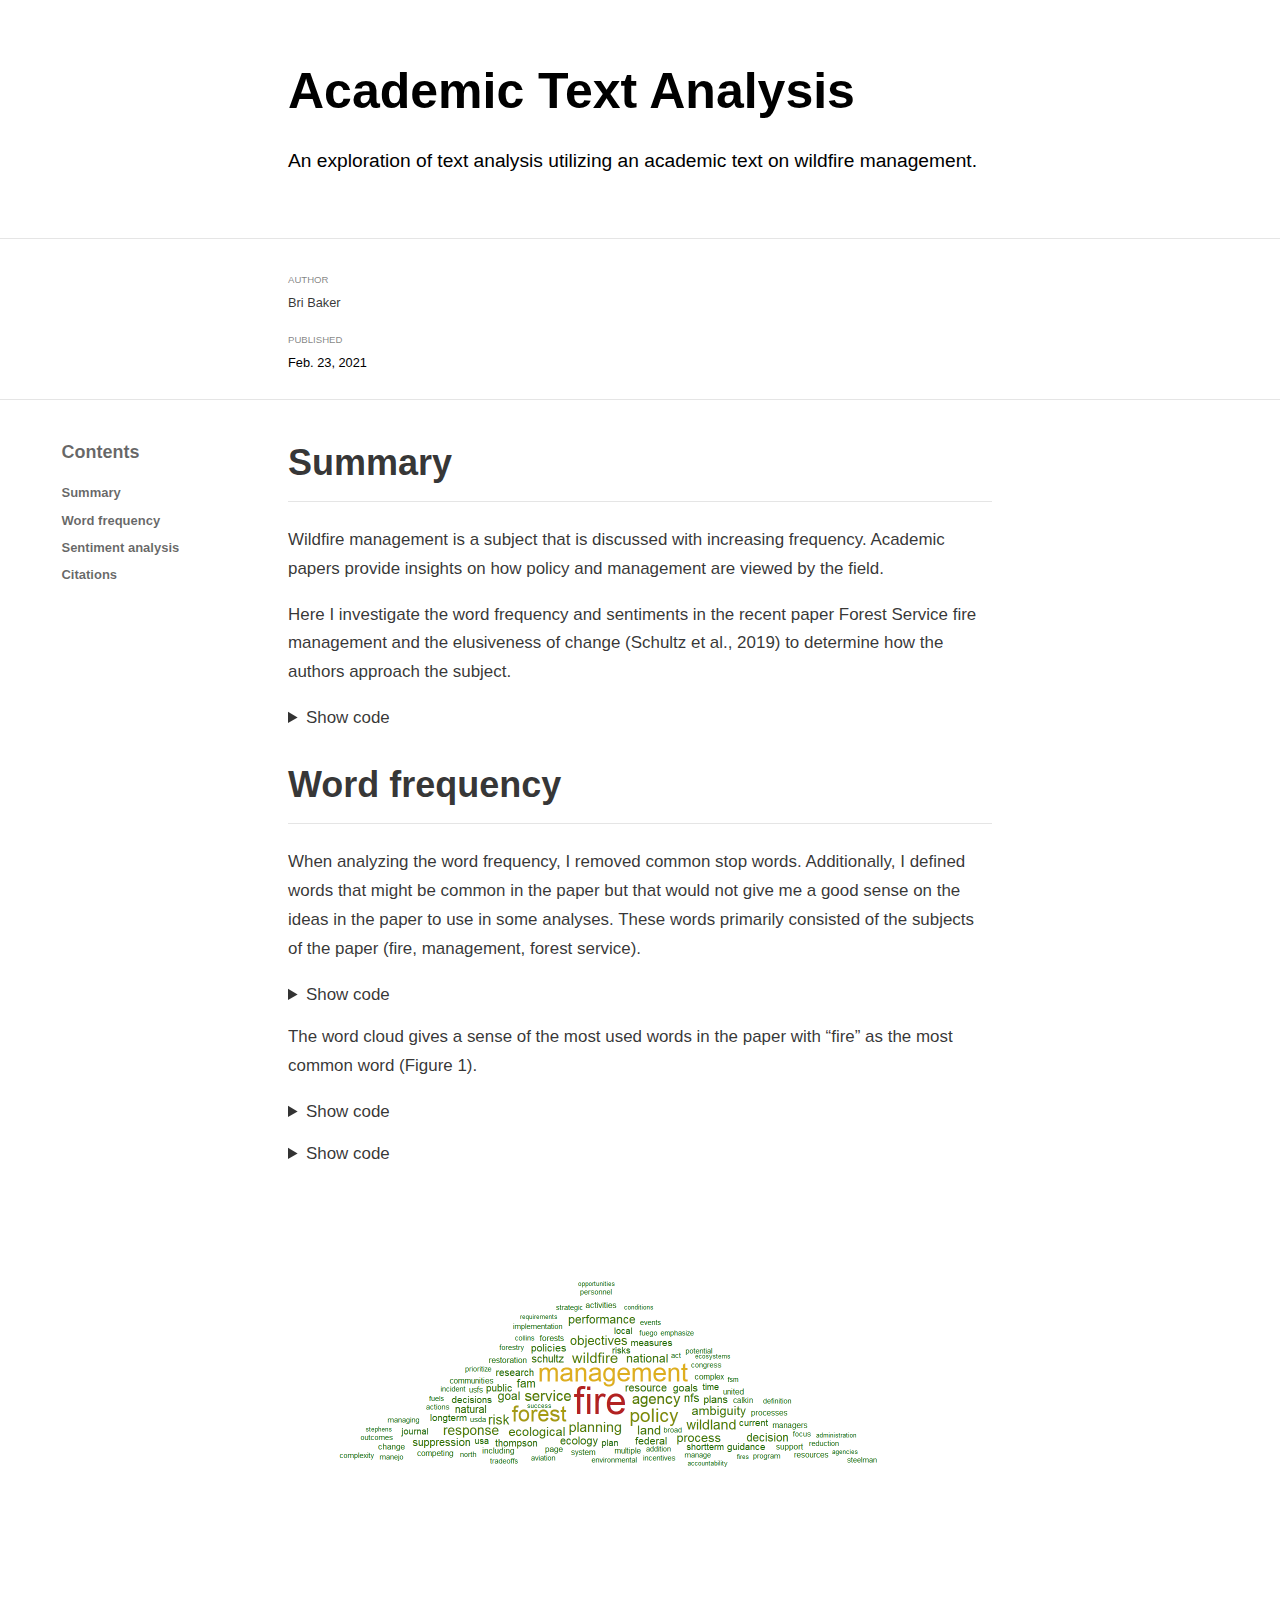
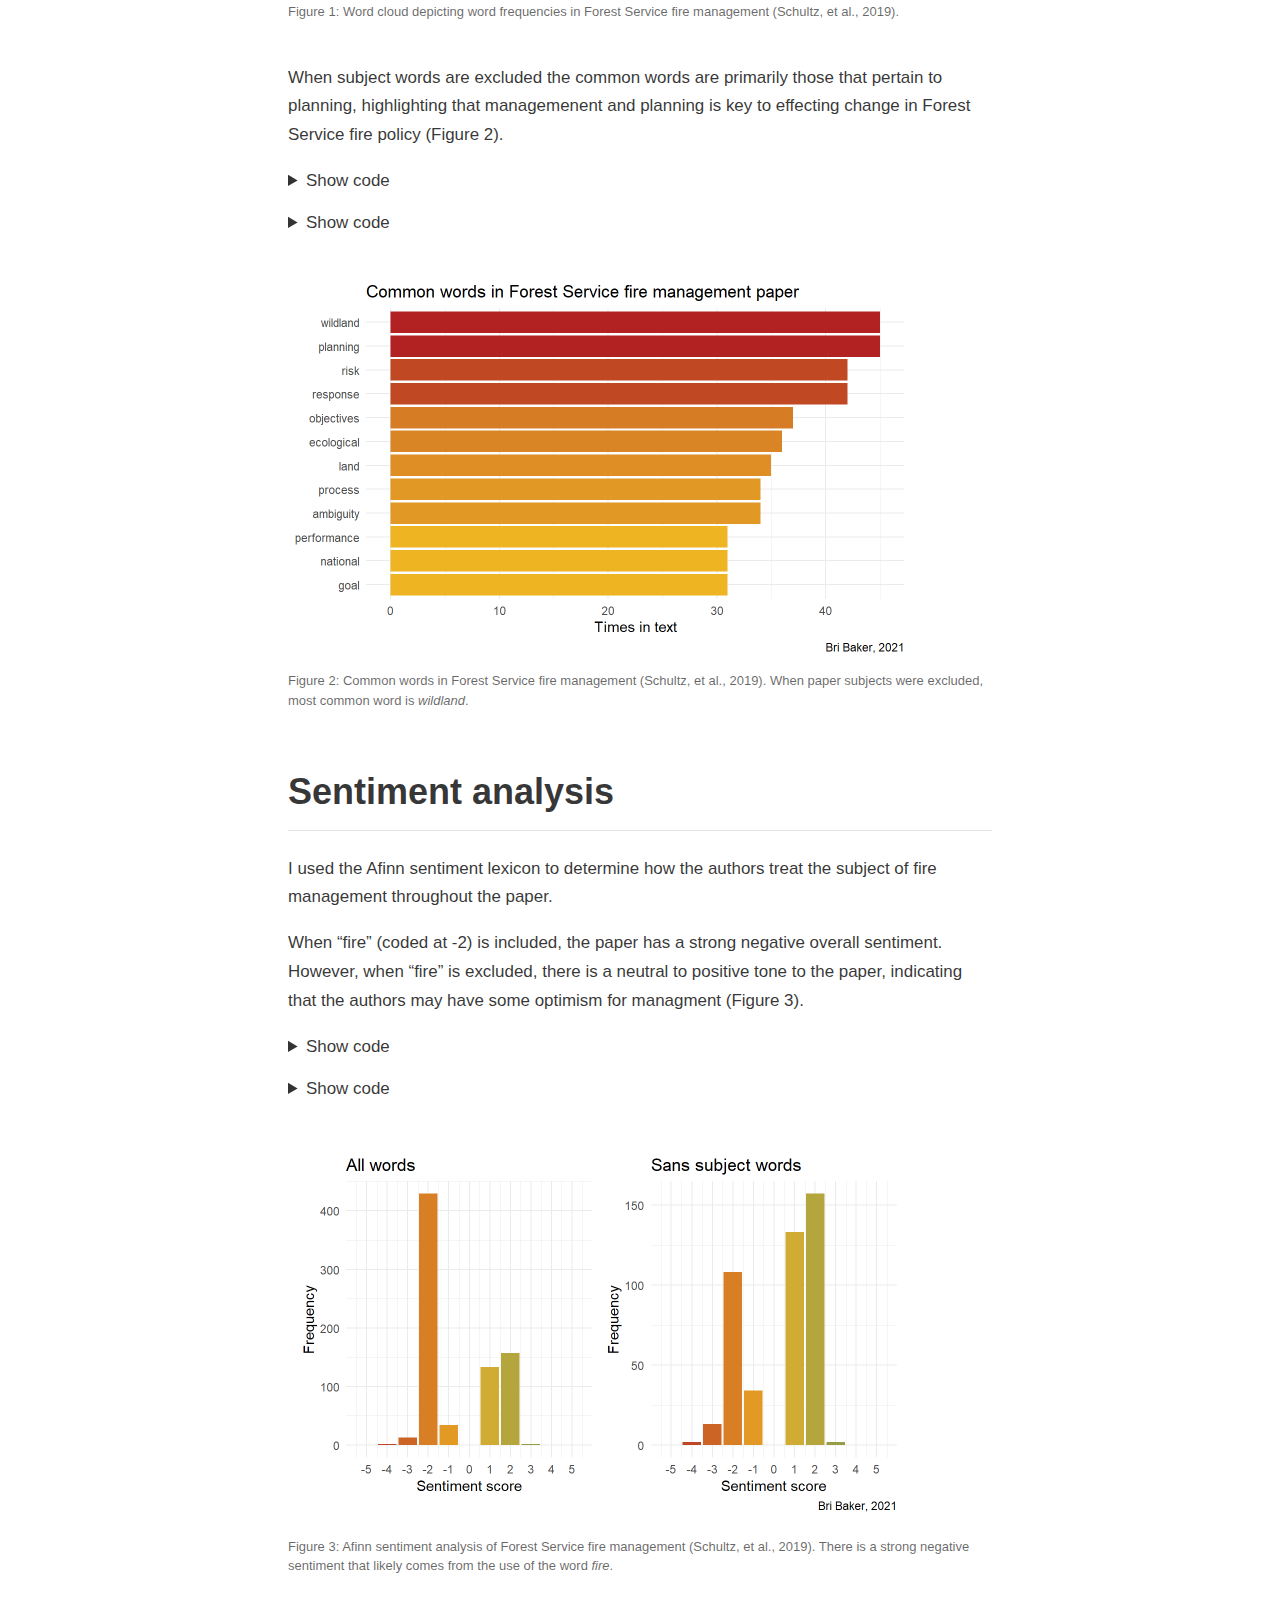
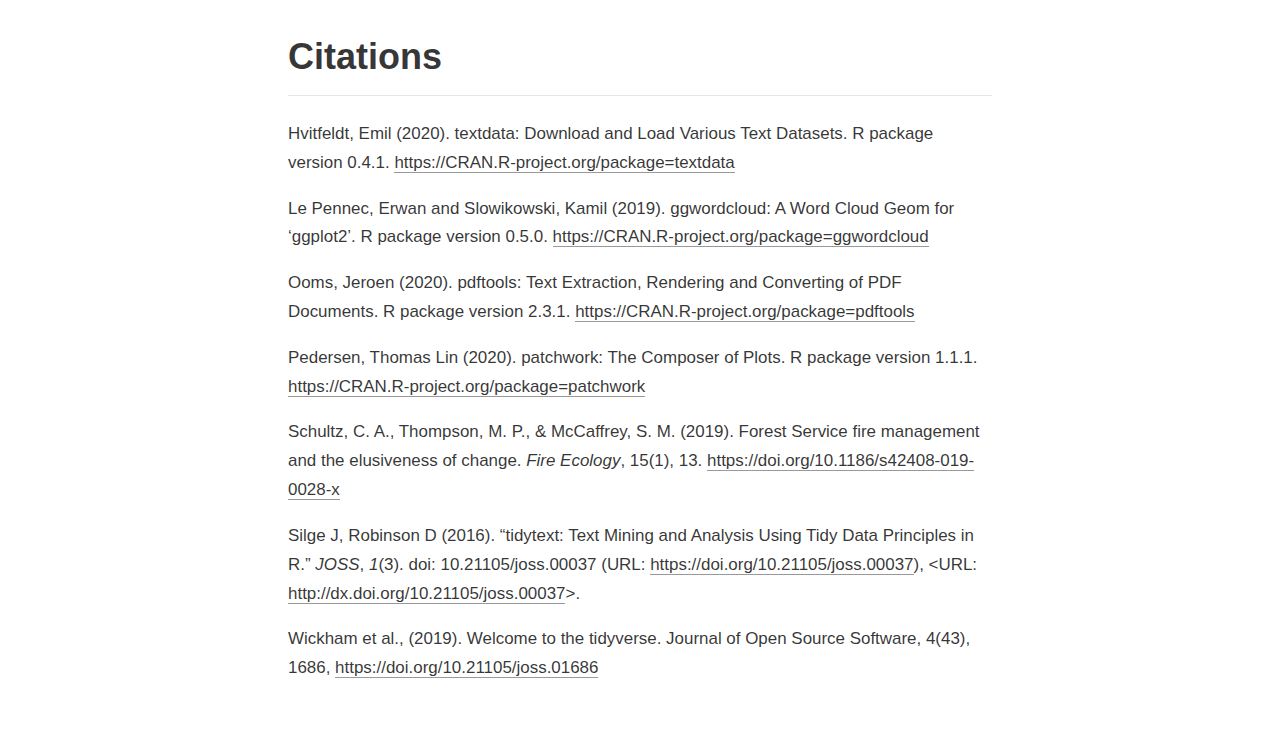
<file: _posts/2021-02-19-scientific-text-analysis/scientific-text-analysis.html>
<!DOCTYPE html>

<html xmlns="http://www.w3.org/1999/xhtml" lang="" xml:lang="">

<head>
  <meta charset="utf-8"/>
  <meta name="viewport" content="width=device-width, initial-scale=1"/>
  <meta http-equiv="X-UA-Compatible" content="IE=Edge,chrome=1"/>
  <meta name="generator" content="distill" />

  <style type="text/css">
  /* Hide doc at startup (prevent jankiness while JS renders/transforms) */
  body {
    visibility: hidden;
  }
  </style>

 <!--radix_placeholder_import_source-->
 <!--/radix_placeholder_import_source-->

<style type="text/css">code{white-space: pre;}</style>
<style type="text/css" data-origin="pandoc">
pre > code.sourceCode { white-space: pre; position: relative; }
pre > code.sourceCode > span { display: inline-block; line-height: 1.25; }
pre > code.sourceCode > span:empty { height: 1.2em; }
code.sourceCode > span { color: inherit; text-decoration: inherit; }
div.sourceCode { margin: 1em 0; }
pre.sourceCode { margin: 0; }
@media screen {
div.sourceCode { overflow: auto; }
}
@media print {
pre > code.sourceCode { white-space: pre-wrap; }
pre > code.sourceCode > span { text-indent: -5em; padding-left: 5em; }
}
pre.numberSource code
  { counter-reset: source-line 0; }
pre.numberSource code > span
  { position: relative; left: -4em; counter-increment: source-line; }
pre.numberSource code > span > a:first-child::before
  { content: counter(source-line);
    position: relative; left: -1em; text-align: right; vertical-align: baseline;
    border: none; display: inline-block;
    -webkit-touch-callout: none; -webkit-user-select: none;
    -khtml-user-select: none; -moz-user-select: none;
    -ms-user-select: none; user-select: none;
    padding: 0 4px; width: 4em;
    background-color: #ffffff;
    color: #a0a0a0;
  }
pre.numberSource { margin-left: 3em; border-left: 1px solid #a0a0a0;  padding-left: 4px; }
div.sourceCode
  { color: #1f1c1b; background-color: #ffffff; }
@media screen {
pre > code.sourceCode > span > a:first-child::before { text-decoration: underline; }
}
code span { color: #1f1c1b; } /* Normal */
code span.al { color: #bf0303; background-color: #f7e6e6; font-weight: bold; } /* Alert */
code span.an { color: #ca60ca; } /* Annotation */
code span.at { color: #0057ae; } /* Attribute */
code span.bn { color: #b08000; } /* BaseN */
code span.bu { color: #644a9b; font-weight: bold; } /* BuiltIn */
code span.cf { color: #1f1c1b; font-weight: bold; } /* ControlFlow */
code span.ch { color: #924c9d; } /* Char */
code span.cn { color: #aa5500; } /* Constant */
code span.co { color: #898887; } /* Comment */
code span.cv { color: #0095ff; } /* CommentVar */
code span.do { color: #607880; } /* Documentation */
code span.dt { color: #0057ae; } /* DataType */
code span.dv { color: #b08000; } /* DecVal */
code span.er { color: #bf0303; text-decoration: underline; } /* Error */
code span.ex { color: #0095ff; font-weight: bold; } /* Extension */
code span.fl { color: #b08000; } /* Float */
code span.fu { color: #644a9b; } /* Function */
code span.im { color: #ff5500; } /* Import */
code span.in { color: #b08000; } /* Information */
code span.kw { color: #1f1c1b; font-weight: bold; } /* Keyword */
code span.op { color: #1f1c1b; } /* Operator */
code span.ot { color: #006e28; } /* Other */
code span.pp { color: #006e28; } /* Preprocessor */
code span.re { color: #0057ae; background-color: #e0e9f8; } /* RegionMarker */
code span.sc { color: #3daee9; } /* SpecialChar */
code span.ss { color: #ff5500; } /* SpecialString */
code span.st { color: #bf0303; } /* String */
code span.va { color: #0057ae; } /* Variable */
code span.vs { color: #bf0303; } /* VerbatimString */
code span.wa { color: #bf0303; } /* Warning */
</style>

  <!--radix_placeholder_meta_tags-->
  <title>Academic Text Analysis</title>

  <meta property="description" itemprop="description" content="An exploration of text analysis utilizing an academic text on wildfire management."/>


  <!--  https://schema.org/Article -->
  <meta property="article:published" itemprop="datePublished" content="2021-02-23"/>
  <meta property="article:created" itemprop="dateCreated" content="2021-02-23"/>
  <meta name="article:author" content="Bri Baker"/>

  <!--  https://developers.facebook.com/docs/sharing/webmasters#markup -->
  <meta property="og:title" content="Academic Text Analysis"/>
  <meta property="og:type" content="article"/>
  <meta property="og:description" content="An exploration of text analysis utilizing an academic text on wildfire management."/>
  <meta property="og:locale" content="en_US"/>

  <!--  https://dev.twitter.com/cards/types/summary -->
  <meta property="twitter:card" content="summary"/>
  <meta property="twitter:title" content="Academic Text Analysis"/>
  <meta property="twitter:description" content="An exploration of text analysis utilizing an academic text on wildfire management."/>

  <!--/radix_placeholder_meta_tags-->
  <!--radix_placeholder_rmarkdown_metadata-->

  <script type="text/json" id="radix-rmarkdown-metadata">
  {"type":"list","attributes":{"names":{"type":"character","attributes":{},"value":["title","description","author","date","output"]}},"value":[{"type":"character","attributes":{},"value":["Academic Text Analysis"]},{"type":"character","attributes":{},"value":["An exploration of text analysis utilizing an academic text on wildfire management.\n"]},{"type":"list","attributes":{},"value":[{"type":"list","attributes":{"names":{"type":"character","attributes":{},"value":["name","url"]}},"value":[{"type":"character","attributes":{},"value":["Bri Baker"]},{"type":"list","attributes":{"names":{"type":"character","attributes":{},"value":[]}},"value":[]}]}]},{"type":"character","attributes":{},"value":["02-23-2021"]},{"type":"list","attributes":{"names":{"type":"character","attributes":{},"value":["distill::distill_article"]}},"value":[{"type":"list","attributes":{"names":{"type":"character","attributes":{},"value":["self_contained","toc","toc_float","code_folding","highlight"]}},"value":[{"type":"logical","attributes":{},"value":[false]},{"type":"logical","attributes":{},"value":[true]},{"type":"logical","attributes":{},"value":[true]},{"type":"logical","attributes":{},"value":[true]},{"type":"character","attributes":{},"value":["kate"]}]}]}]}
  </script>
  <!--/radix_placeholder_rmarkdown_metadata-->
  
  <script type="text/json" id="radix-resource-manifest">
  {"type":"character","attributes":{},"value":["Schultz et al_2019_Forest Service fire management and the elusiveness of change.pdf","scientific-text-analysis_files/anchor-4.2.2/anchor.min.js","scientific-text-analysis_files/bowser-1.9.3/bowser.min.js","scientific-text-analysis_files/distill-2.2.21/template.v2.js","scientific-text-analysis_files/figure-html5/frequency graph-1.png","scientific-text-analysis_files/figure-html5/subject sentiment plot-1.png","scientific-text-analysis_files/figure-html5/unnamed-chunk-1-1.png","scientific-text-analysis_files/figure-html5/unnamed-chunk-2-1.png","scientific-text-analysis_files/figure-html5/unnamed-chunk-3-1.png","scientific-text-analysis_files/figure-html5/wordcloud-1.png","scientific-text-analysis_files/header-attrs-2.6.4/header-attrs.js","scientific-text-analysis_files/jquery-1.11.3/jquery.min.js","scientific-text-analysis_files/popper-2.6.0/popper.min.js","scientific-text-analysis_files/tippy-6.2.7/tippy-bundle.umd.min.js","scientific-text-analysis_files/tippy-6.2.7/tippy-light-border.css","scientific-text-analysis_files/tippy-6.2.7/tippy.css","scientific-text-analysis_files/tippy-6.2.7/tippy.umd.min.js","scientific-text-analysis_files/webcomponents-2.0.0/webcomponents.js"]}
  </script>
  <!--radix_placeholder_navigation_in_header-->
  <!--/radix_placeholder_navigation_in_header-->
  <!--radix_placeholder_distill-->

  <style type="text/css">

  body {
    background-color: white;
  }

  .pandoc-table {
    width: 100%;
  }

  .pandoc-table>caption {
    margin-bottom: 10px;
  }

  .pandoc-table th:not([align]) {
    text-align: left;
  }

  .pagedtable-footer {
    font-size: 15px;
  }

  d-byline .byline {
    grid-template-columns: 2fr 2fr;
  }

  d-byline .byline h3 {
    margin-block-start: 1.5em;
  }

  d-byline .byline .authors-affiliations h3 {
    margin-block-start: 0.5em;
  }

  .authors-affiliations .orcid-id {
    width: 16px;
    height:16px;
    margin-left: 4px;
    margin-right: 4px;
    vertical-align: middle;
    padding-bottom: 2px;
  }

  d-title .dt-tags {
    margin-top: 1em;
    grid-column: text;
  }

  .dt-tags .dt-tag {
    text-decoration: none;
    display: inline-block;
    color: rgba(0,0,0,0.6);
    padding: 0em 0.4em;
    margin-right: 0.5em;
    margin-bottom: 0.4em;
    font-size: 70%;
    border: 1px solid rgba(0,0,0,0.2);
    border-radius: 3px;
    text-transform: uppercase;
    font-weight: 500;
  }

  d-article table.gt_table td,
  d-article table.gt_table th {
    border-bottom: none;
  }

  .html-widget {
    margin-bottom: 2.0em;
  }

  .l-screen-inset {
    padding-right: 16px;
  }

  .l-screen .caption {
    margin-left: 10px;
  }

  .shaded {
    background: rgb(247, 247, 247);
    padding-top: 20px;
    padding-bottom: 20px;
    border-top: 1px solid rgba(0, 0, 0, 0.1);
    border-bottom: 1px solid rgba(0, 0, 0, 0.1);
  }

  .shaded .html-widget {
    margin-bottom: 0;
    border: 1px solid rgba(0, 0, 0, 0.1);
  }

  .shaded .shaded-content {
    background: white;
  }

  .text-output {
    margin-top: 0;
    line-height: 1.5em;
  }

  .hidden {
    display: none !important;
  }

  d-article {
    padding-top: 2.5rem;
    padding-bottom: 30px;
  }

  d-appendix {
    padding-top: 30px;
  }

  d-article>p>img {
    width: 100%;
  }

  d-article h2 {
    margin: 1rem 0 1.5rem 0;
  }

  d-article h3 {
    margin-top: 1.5rem;
  }

  d-article iframe {
    border: 1px solid rgba(0, 0, 0, 0.1);
    margin-bottom: 2.0em;
    width: 100%;
  }

  /* Tweak code blocks */

  d-article div.sourceCode code,
  d-article pre code {
    font-family: Consolas, Monaco, 'Andale Mono', 'Ubuntu Mono', monospace;
  }

  d-article pre,
  d-article div.sourceCode,
  d-article div.sourceCode pre {
    overflow: auto;
  }

  d-article div.sourceCode {
    background-color: white;
  }

  d-article div.sourceCode pre {
    padding-left: 10px;
    font-size: 12px;
    border-left: 2px solid rgba(0,0,0,0.1);
  }

  d-article pre {
    font-size: 12px;
    color: black;
    background: none;
    margin-top: 0;
    text-align: left;
    white-space: pre;
    word-spacing: normal;
    word-break: normal;
    word-wrap: normal;
    line-height: 1.5;

    -moz-tab-size: 4;
    -o-tab-size: 4;
    tab-size: 4;

    -webkit-hyphens: none;
    -moz-hyphens: none;
    -ms-hyphens: none;
    hyphens: none;
  }

  d-article pre a {
    border-bottom: none;
  }

  d-article pre a:hover {
    border-bottom: none;
    text-decoration: underline;
  }

  d-article details {
    grid-column: text;
    margin-bottom: 0.8em;
  }

  @media(min-width: 768px) {

  d-article pre,
  d-article div.sourceCode,
  d-article div.sourceCode pre {
    overflow: visible !important;
  }

  d-article div.sourceCode pre {
    padding-left: 18px;
    font-size: 14px;
  }

  d-article pre {
    font-size: 14px;
  }

  }

  figure img.external {
    background: white;
    border: 1px solid rgba(0, 0, 0, 0.1);
    box-shadow: 0 1px 8px rgba(0, 0, 0, 0.1);
    padding: 18px;
    box-sizing: border-box;
  }

  /* CSS for d-contents */

  .d-contents {
    grid-column: text;
    color: rgba(0,0,0,0.8);
    font-size: 0.9em;
    padding-bottom: 1em;
    margin-bottom: 1em;
    padding-bottom: 0.5em;
    margin-bottom: 1em;
    padding-left: 0.25em;
    justify-self: start;
  }

  @media(min-width: 1000px) {
    .d-contents.d-contents-float {
      height: 0;
      grid-column-start: 1;
      grid-column-end: 4;
      justify-self: center;
      padding-right: 3em;
      padding-left: 2em;
    }
  }

  .d-contents nav h3 {
    font-size: 18px;
    margin-top: 0;
    margin-bottom: 1em;
  }

  .d-contents li {
    list-style-type: none
  }

  .d-contents nav > ul {
    padding-left: 0;
  }

  .d-contents ul {
    padding-left: 1em
  }

  .d-contents nav ul li {
    margin-top: 0.6em;
    margin-bottom: 0.2em;
  }

  .d-contents nav a {
    font-size: 13px;
    border-bottom: none;
    text-decoration: none
    color: rgba(0, 0, 0, 0.8);
  }

  .d-contents nav a:hover {
    text-decoration: underline solid rgba(0, 0, 0, 0.6)
  }

  .d-contents nav > ul > li > a {
    font-weight: 600;
  }

  .d-contents nav > ul > li > ul {
    font-weight: inherit;
  }

  .d-contents nav > ul > li > ul > li {
    margin-top: 0.2em;
  }


  .d-contents nav ul {
    margin-top: 0;
    margin-bottom: 0.25em;
  }

  .d-article-with-toc h2:nth-child(2) {
    margin-top: 0;
  }


  /* Figure */

  .figure {
    position: relative;
    margin-bottom: 2.5em;
    margin-top: 1.5em;
  }

  .figure img {
    width: 100%;
  }

  .figure .caption {
    color: rgba(0, 0, 0, 0.6);
    font-size: 12px;
    line-height: 1.5em;
  }

  .figure img.external {
    background: white;
    border: 1px solid rgba(0, 0, 0, 0.1);
    box-shadow: 0 1px 8px rgba(0, 0, 0, 0.1);
    padding: 18px;
    box-sizing: border-box;
  }

  .figure .caption a {
    color: rgba(0, 0, 0, 0.6);
  }

  .figure .caption b,
  .figure .caption strong, {
    font-weight: 600;
    color: rgba(0, 0, 0, 1.0);
  }

  /* Citations */

  d-article .citation {
    color: inherit;
    cursor: inherit;
  }

  div.hanging-indent{
    margin-left: 1em; text-indent: -1em;
  }

  /* Citation hover box */

  .tippy-box[data-theme~=light-border] {
    background-color: rgba(250, 250, 250, 0.95);
  }

  .tippy-content > p {
    margin-bottom: 0;
    padding: 2px;
  }


  /* Tweak 1000px media break to show more text */

  @media(min-width: 1000px) {
    .base-grid,
    distill-header,
    d-title,
    d-abstract,
    d-article,
    d-appendix,
    distill-appendix,
    d-byline,
    d-footnote-list,
    d-citation-list,
    distill-footer {
      grid-template-columns: [screen-start] 1fr [page-start kicker-start] 80px [middle-start] 50px [text-start kicker-end] 65px 65px 65px 65px 65px 65px 65px 65px [text-end gutter-start] 65px [middle-end] 65px [page-end gutter-end] 1fr [screen-end];
      grid-column-gap: 16px;
    }

    .grid {
      grid-column-gap: 16px;
    }

    d-article {
      font-size: 1.06rem;
      line-height: 1.7em;
    }
    figure .caption, .figure .caption, figure figcaption {
      font-size: 13px;
    }
  }

  @media(min-width: 1180px) {
    .base-grid,
    distill-header,
    d-title,
    d-abstract,
    d-article,
    d-appendix,
    distill-appendix,
    d-byline,
    d-footnote-list,
    d-citation-list,
    distill-footer {
      grid-template-columns: [screen-start] 1fr [page-start kicker-start] 60px [middle-start] 60px [text-start kicker-end] 60px 60px 60px 60px 60px 60px 60px 60px [text-end gutter-start] 60px [middle-end] 60px [page-end gutter-end] 1fr [screen-end];
      grid-column-gap: 32px;
    }

    .grid {
      grid-column-gap: 32px;
    }
  }


  /* Get the citation styles for the appendix (not auto-injected on render since
     we do our own rendering of the citation appendix) */

  d-appendix .citation-appendix,
  .d-appendix .citation-appendix {
    font-size: 11px;
    line-height: 15px;
    border-left: 1px solid rgba(0, 0, 0, 0.1);
    padding-left: 18px;
    border: 1px solid rgba(0,0,0,0.1);
    background: rgba(0, 0, 0, 0.02);
    padding: 10px 18px;
    border-radius: 3px;
    color: rgba(150, 150, 150, 1);
    overflow: hidden;
    margin-top: -12px;
    white-space: pre-wrap;
    word-wrap: break-word;
  }

  /* Include appendix styles here so they can be overridden */

  d-appendix {
    contain: layout style;
    font-size: 0.8em;
    line-height: 1.7em;
    margin-top: 60px;
    margin-bottom: 0;
    border-top: 1px solid rgba(0, 0, 0, 0.1);
    color: rgba(0,0,0,0.5);
    padding-top: 60px;
    padding-bottom: 48px;
  }

  d-appendix h3 {
    grid-column: page-start / text-start;
    font-size: 15px;
    font-weight: 500;
    margin-top: 1em;
    margin-bottom: 0;
    color: rgba(0,0,0,0.65);
  }

  d-appendix h3 + * {
    margin-top: 1em;
  }

  d-appendix ol {
    padding: 0 0 0 15px;
  }

  @media (min-width: 768px) {
    d-appendix ol {
      padding: 0 0 0 30px;
      margin-left: -30px;
    }
  }

  d-appendix li {
    margin-bottom: 1em;
  }

  d-appendix a {
    color: rgba(0, 0, 0, 0.6);
  }

  d-appendix > * {
    grid-column: text;
  }

  d-appendix > d-footnote-list,
  d-appendix > d-citation-list,
  d-appendix > distill-appendix {
    grid-column: screen;
  }

  /* Include footnote styles here so they can be overridden */

  d-footnote-list {
    contain: layout style;
  }

  d-footnote-list > * {
    grid-column: text;
  }

  d-footnote-list a.footnote-backlink {
    color: rgba(0,0,0,0.3);
    padding-left: 0.5em;
  }



  /* Anchor.js */

  .anchorjs-link {
    /*transition: all .25s linear; */
    text-decoration: none;
    border-bottom: none;
  }
  *:hover > .anchorjs-link {
    margin-left: -1.125em !important;
    text-decoration: none;
    border-bottom: none;
  }

  /* Social footer */

  .social_footer {
    margin-top: 30px;
    margin-bottom: 0;
    color: rgba(0,0,0,0.67);
  }

  .disqus-comments {
    margin-right: 30px;
  }

  .disqus-comment-count {
    border-bottom: 1px solid rgba(0, 0, 0, 0.4);
    cursor: pointer;
  }

  #disqus_thread {
    margin-top: 30px;
  }

  .article-sharing a {
    border-bottom: none;
    margin-right: 8px;
  }

  .article-sharing a:hover {
    border-bottom: none;
  }

  .sidebar-section.subscribe {
    font-size: 12px;
    line-height: 1.6em;
  }

  .subscribe p {
    margin-bottom: 0.5em;
  }


  .article-footer .subscribe {
    font-size: 15px;
    margin-top: 45px;
  }


  .sidebar-section.custom {
    font-size: 12px;
    line-height: 1.6em;
  }

  .custom p {
    margin-bottom: 0.5em;
  }

  /* Styles for listing layout (hide title) */
  .layout-listing d-title, .layout-listing .d-title {
    display: none;
  }

  /* Styles for posts lists (not auto-injected) */


  .posts-with-sidebar {
    padding-left: 45px;
    padding-right: 45px;
  }

  .posts-list .description h2,
  .posts-list .description p {
    font-family: -apple-system, BlinkMacSystemFont, "Segoe UI", Roboto, Oxygen, Ubuntu, Cantarell, "Fira Sans", "Droid Sans", "Helvetica Neue", Arial, sans-serif;
  }

  .posts-list .description h2 {
    font-weight: 700;
    border-bottom: none;
    padding-bottom: 0;
  }

  .posts-list h2.post-tag {
    border-bottom: 1px solid rgba(0, 0, 0, 0.2);
    padding-bottom: 12px;
  }
  .posts-list {
    margin-top: 60px;
    margin-bottom: 24px;
  }

  .posts-list .post-preview {
    text-decoration: none;
    overflow: hidden;
    display: block;
    border-bottom: 1px solid rgba(0, 0, 0, 0.1);
    padding: 24px 0;
  }

  .post-preview-last {
    border-bottom: none !important;
  }

  .posts-list .posts-list-caption {
    grid-column: screen;
    font-weight: 400;
  }

  .posts-list .post-preview h2 {
    margin: 0 0 6px 0;
    line-height: 1.2em;
    font-style: normal;
    font-size: 24px;
  }

  .posts-list .post-preview p {
    margin: 0 0 12px 0;
    line-height: 1.4em;
    font-size: 16px;
  }

  .posts-list .post-preview .thumbnail {
    box-sizing: border-box;
    margin-bottom: 24px;
    position: relative;
    max-width: 500px;
  }
  .posts-list .post-preview img {
    width: 100%;
    display: block;
  }

  .posts-list .metadata {
    font-size: 12px;
    line-height: 1.4em;
    margin-bottom: 18px;
  }

  .posts-list .metadata > * {
    display: inline-block;
  }

  .posts-list .metadata .publishedDate {
    margin-right: 2em;
  }

  .posts-list .metadata .dt-authors {
    display: block;
    margin-top: 0.3em;
    margin-right: 2em;
  }

  .posts-list .dt-tags {
    display: block;
    line-height: 1em;
  }

  .posts-list .dt-tags .dt-tag {
    display: inline-block;
    color: rgba(0,0,0,0.6);
    padding: 0.3em 0.4em;
    margin-right: 0.2em;
    margin-bottom: 0.4em;
    font-size: 60%;
    border: 1px solid rgba(0,0,0,0.2);
    border-radius: 3px;
    text-transform: uppercase;
    font-weight: 500;
  }

  .posts-list img {
    opacity: 1;
  }

  .posts-list img[data-src] {
    opacity: 0;
  }

  .posts-more {
    clear: both;
  }


  .posts-sidebar {
    font-size: 16px;
  }

  .posts-sidebar h3 {
    font-size: 16px;
    margin-top: 0;
    margin-bottom: 0.5em;
    font-weight: 400;
    text-transform: uppercase;
  }

  .sidebar-section {
    margin-bottom: 30px;
  }

  .categories ul {
    list-style-type: none;
    margin: 0;
    padding: 0;
  }

  .categories li {
    color: rgba(0, 0, 0, 0.8);
    margin-bottom: 0;
  }

  .categories li>a {
    border-bottom: none;
  }

  .categories li>a:hover {
    border-bottom: 1px solid rgba(0, 0, 0, 0.4);
  }

  .categories .active {
    font-weight: 600;
  }

  .categories .category-count {
    color: rgba(0, 0, 0, 0.4);
  }


  @media(min-width: 768px) {
    .posts-list .post-preview h2 {
      font-size: 26px;
    }
    .posts-list .post-preview .thumbnail {
      float: right;
      width: 30%;
      margin-bottom: 0;
    }
    .posts-list .post-preview .description {
      float: left;
      width: 45%;
    }
    .posts-list .post-preview .metadata {
      float: left;
      width: 20%;
      margin-top: 8px;
    }
    .posts-list .post-preview p {
      margin: 0 0 12px 0;
      line-height: 1.5em;
      font-size: 16px;
    }
    .posts-with-sidebar .posts-list {
      float: left;
      width: 75%;
    }
    .posts-with-sidebar .posts-sidebar {
      float: right;
      width: 20%;
      margin-top: 60px;
      padding-top: 24px;
      padding-bottom: 24px;
    }
  }


  /* Improve display for browsers without grid (IE/Edge <= 15) */

  .downlevel {
    line-height: 1.6em;
    font-family: -apple-system, BlinkMacSystemFont, "Segoe UI", Roboto, Oxygen, Ubuntu, Cantarell, "Fira Sans", "Droid Sans", "Helvetica Neue", Arial, sans-serif;
    margin: 0;
  }

  .downlevel .d-title {
    padding-top: 6rem;
    padding-bottom: 1.5rem;
  }

  .downlevel .d-title h1 {
    font-size: 50px;
    font-weight: 700;
    line-height: 1.1em;
    margin: 0 0 0.5rem;
  }

  .downlevel .d-title p {
    font-weight: 300;
    font-size: 1.2rem;
    line-height: 1.55em;
    margin-top: 0;
  }

  .downlevel .d-byline {
    padding-top: 0.8em;
    padding-bottom: 0.8em;
    font-size: 0.8rem;
    line-height: 1.8em;
  }

  .downlevel .section-separator {
    border: none;
    border-top: 1px solid rgba(0, 0, 0, 0.1);
  }

  .downlevel .d-article {
    font-size: 1.06rem;
    line-height: 1.7em;
    padding-top: 1rem;
    padding-bottom: 2rem;
  }


  .downlevel .d-appendix {
    padding-left: 0;
    padding-right: 0;
    max-width: none;
    font-size: 0.8em;
    line-height: 1.7em;
    margin-bottom: 0;
    color: rgba(0,0,0,0.5);
    padding-top: 40px;
    padding-bottom: 48px;
  }

  .downlevel .footnotes ol {
    padding-left: 13px;
  }

  .downlevel .base-grid,
  .downlevel .distill-header,
  .downlevel .d-title,
  .downlevel .d-abstract,
  .downlevel .d-article,
  .downlevel .d-appendix,
  .downlevel .distill-appendix,
  .downlevel .d-byline,
  .downlevel .d-footnote-list,
  .downlevel .d-citation-list,
  .downlevel .distill-footer,
  .downlevel .appendix-bottom,
  .downlevel .posts-container {
    padding-left: 40px;
    padding-right: 40px;
  }

  @media(min-width: 768px) {
    .downlevel .base-grid,
    .downlevel .distill-header,
    .downlevel .d-title,
    .downlevel .d-abstract,
    .downlevel .d-article,
    .downlevel .d-appendix,
    .downlevel .distill-appendix,
    .downlevel .d-byline,
    .downlevel .d-footnote-list,
    .downlevel .d-citation-list,
    .downlevel .distill-footer,
    .downlevel .appendix-bottom,
    .downlevel .posts-container {
    padding-left: 150px;
    padding-right: 150px;
    max-width: 900px;
  }
  }

  .downlevel pre code {
    display: block;
    border-left: 2px solid rgba(0, 0, 0, .1);
    padding: 0 0 0 20px;
    font-size: 14px;
  }

  .downlevel code, .downlevel pre {
    color: black;
    background: none;
    font-family: Consolas, Monaco, 'Andale Mono', 'Ubuntu Mono', monospace;
    text-align: left;
    white-space: pre;
    word-spacing: normal;
    word-break: normal;
    word-wrap: normal;
    line-height: 1.5;

    -moz-tab-size: 4;
    -o-tab-size: 4;
    tab-size: 4;

    -webkit-hyphens: none;
    -moz-hyphens: none;
    -ms-hyphens: none;
    hyphens: none;
  }

  .downlevel .posts-list .post-preview {
    color: inherit;
  }



  </style>

  <script type="application/javascript">

  function is_downlevel_browser() {
    if (bowser.isUnsupportedBrowser({ msie: "12", msedge: "16"},
                                   window.navigator.userAgent)) {
      return true;
    } else {
      return window.load_distill_framework === undefined;
    }
  }

  // show body when load is complete
  function on_load_complete() {

    // add anchors
    if (window.anchors) {
      window.anchors.options.placement = 'left';
      window.anchors.add('d-article > h2, d-article > h3, d-article > h4, d-article > h5');
    }


    // set body to visible
    document.body.style.visibility = 'visible';

    // force redraw for leaflet widgets
    if (window.HTMLWidgets) {
      var maps = window.HTMLWidgets.findAll(".leaflet");
      $.each(maps, function(i, el) {
        var map = this.getMap();
        map.invalidateSize();
        map.eachLayer(function(layer) {
          if (layer instanceof L.TileLayer)
            layer.redraw();
        });
      });
    }

    // trigger 'shown' so htmlwidgets resize
    $('d-article').trigger('shown');
  }

  function init_distill() {

    init_common();

    // create front matter
    var front_matter = $('<d-front-matter></d-front-matter>');
    $('#distill-front-matter').wrap(front_matter);

    // create d-title
    $('.d-title').changeElementType('d-title');

    // create d-byline
    var byline = $('<d-byline></d-byline>');
    $('.d-byline').replaceWith(byline);

    // create d-article
    var article = $('<d-article></d-article>');
    $('.d-article').wrap(article).children().unwrap();

    // move posts container into article
    $('.posts-container').appendTo($('d-article'));

    // create d-appendix
    $('.d-appendix').changeElementType('d-appendix');

    // flag indicating that we have appendix items
    var appendix = $('.appendix-bottom').children('h3').length > 0;

    // replace footnotes with <d-footnote>
    $('.footnote-ref').each(function(i, val) {
      appendix = true;
      var href = $(this).attr('href');
      var id = href.replace('#', '');
      var fn = $('#' + id);
      var fn_p = $('#' + id + '>p');
      fn_p.find('.footnote-back').remove();
      var text = fn_p.html();
      var dtfn = $('<d-footnote></d-footnote>');
      dtfn.html(text);
      $(this).replaceWith(dtfn);
    });
    // remove footnotes
    $('.footnotes').remove();

    // move refs into #references-listing
    $('#references-listing').replaceWith($('#refs'));

    $('h1.appendix, h2.appendix').each(function(i, val) {
      $(this).changeElementType('h3');
    });
    $('h3.appendix').each(function(i, val) {
      var id = $(this).attr('id');
      $('.d-contents a[href="#' + id + '"]').parent().remove();
      appendix = true;
      $(this).nextUntil($('h1, h2, h3')).addBack().appendTo($('d-appendix'));
    });

    // show d-appendix if we have appendix content
    $("d-appendix").css('display', appendix ? 'grid' : 'none');

    // localize layout chunks to just output
    $('.layout-chunk').each(function(i, val) {

      // capture layout
      var layout = $(this).attr('data-layout');

      // apply layout to markdown level block elements
      var elements = $(this).children().not('details, div.sourceCode, pre, script');
      elements.each(function(i, el) {
        var layout_div = $('<div class="' + layout + '"></div>');
        if (layout_div.hasClass('shaded')) {
          var shaded_content = $('<div class="shaded-content"></div>');
          $(this).wrap(shaded_content);
          $(this).parent().wrap(layout_div);
        } else {
          $(this).wrap(layout_div);
        }
      });


      // unwrap the layout-chunk div
      $(this).children().unwrap();
    });

    // remove code block used to force  highlighting css
    $('.distill-force-highlighting-css').parent().remove();

    // remove empty line numbers inserted by pandoc when using a
    // custom syntax highlighting theme
    $('code.sourceCode a:empty').remove();

    // load distill framework
    load_distill_framework();

    // wait for window.distillRunlevel == 4 to do post processing
    function distill_post_process() {

      if (!window.distillRunlevel || window.distillRunlevel < 4)
        return;

      // hide author/affiliations entirely if we have no authors
      var front_matter = JSON.parse($("#distill-front-matter").html());
      var have_authors = front_matter.authors && front_matter.authors.length > 0;
      if (!have_authors)
        $('d-byline').addClass('hidden');

      // article with toc class
      $('.d-contents').parent().addClass('d-article-with-toc');

      // strip links that point to #
      $('.authors-affiliations').find('a[href="#"]').removeAttr('href');

      // add orcid ids
      $('.authors-affiliations').find('.author').each(function(i, el) {
        var orcid_id = front_matter.authors[i].orcidID;
        if (orcid_id) {
          var a = $('<a></a>');
          a.attr('href', 'https://orcid.org/' + orcid_id);
          var img = $('<img></img>');
          img.addClass('orcid-id');
          img.attr('alt', 'ORCID ID');
          img.attr('src','[data-uri]');
          a.append(img);
          $(this).append(a);
        }
      });

      // hide elements of author/affiliations grid that have no value
      function hide_byline_column(caption) {
        $('d-byline').find('h3:contains("' + caption + '")').parent().css('visibility', 'hidden');
      }

      // affiliations
      var have_affiliations = false;
      for (var i = 0; i<front_matter.authors.length; ++i) {
        var author = front_matter.authors[i];
        if (author.affiliation !== "&nbsp;") {
          have_affiliations = true;
          break;
        }
      }
      if (!have_affiliations)
        $('d-byline').find('h3:contains("Affiliations")').css('visibility', 'hidden');

      // published date
      if (!front_matter.publishedDate)
        hide_byline_column("Published");

      // document object identifier
      var doi = $('d-byline').find('h3:contains("DOI")');
      var doi_p = doi.next().empty();
      if (!front_matter.doi) {
        // if we have a citation and valid citationText then link to that
        if ($('#citation').length > 0 && front_matter.citationText) {
          doi.html('Citation');
          $('<a href="#citation"></a>')
            .text(front_matter.citationText)
            .appendTo(doi_p);
        } else {
          hide_byline_column("DOI");
        }
      } else {
        $('<a></a>')
           .attr('href', "https://doi.org/" + front_matter.doi)
           .html(front_matter.doi)
           .appendTo(doi_p);
      }

       // change plural form of authors/affiliations
      if (front_matter.authors.length === 1) {
        var grid = $('.authors-affiliations');
        grid.children('h3:contains("Authors")').text('Author');
        grid.children('h3:contains("Affiliations")').text('Affiliation');
      }

      // remove d-appendix and d-footnote-list local styles
      $('d-appendix > style:first-child').remove();
      $('d-footnote-list > style:first-child').remove();

      // move appendix-bottom entries to the bottom
      $('.appendix-bottom').appendTo('d-appendix').children().unwrap();
      $('.appendix-bottom').remove();

      // hoverable references
      $('span.citation[data-cites]').each(function() {
        var refHtml = $('#ref-' + $(this).attr('data-cites')).html();
        window.tippy(this, {
          allowHTML: true,
          content: refHtml,
          maxWidth: 500,
          interactive: true,
          interactiveBorder: 10,
          theme: 'light-border',
          placement: 'bottom-start'
        });
      });

      // clear polling timer
      clearInterval(tid);

      // show body now that everything is ready
      on_load_complete();
    }

    var tid = setInterval(distill_post_process, 50);
    distill_post_process();

  }

  function init_downlevel() {

    init_common();

     // insert hr after d-title
    $('.d-title').after($('<hr class="section-separator"/>'));

    // check if we have authors
    var front_matter = JSON.parse($("#distill-front-matter").html());
    var have_authors = front_matter.authors && front_matter.authors.length > 0;

    // manage byline/border
    if (!have_authors)
      $('.d-byline').remove();
    $('.d-byline').after($('<hr class="section-separator"/>'));
    $('.d-byline a').remove();

    // remove toc
    $('.d-contents').remove();

    // move appendix elements
    $('h1.appendix, h2.appendix').each(function(i, val) {
      $(this).changeElementType('h3');
    });
    $('h3.appendix').each(function(i, val) {
      $(this).nextUntil($('h1, h2, h3')).addBack().appendTo($('.d-appendix'));
    });


    // inject headers into references and footnotes
    var refs_header = $('<h3></h3>');
    refs_header.text('References');
    $('#refs').prepend(refs_header);

    var footnotes_header = $('<h3></h3');
    footnotes_header.text('Footnotes');
    $('.footnotes').children('hr').first().replaceWith(footnotes_header);

    // move appendix-bottom entries to the bottom
    $('.appendix-bottom').appendTo('.d-appendix').children().unwrap();
    $('.appendix-bottom').remove();

    // remove appendix if it's empty
    if ($('.d-appendix').children().length === 0)
      $('.d-appendix').remove();

    // prepend separator above appendix
    $('.d-appendix').before($('<hr class="section-separator" style="clear: both"/>'));

    // trim code
    $('pre>code').each(function(i, val) {
      $(this).html($.trim($(this).html()));
    });

    // move posts-container right before article
    $('.posts-container').insertBefore($('.d-article'));

    $('body').addClass('downlevel');

    on_load_complete();
  }


  function init_common() {

    // jquery plugin to change element types
    (function($) {
      $.fn.changeElementType = function(newType) {
        var attrs = {};

        $.each(this[0].attributes, function(idx, attr) {
          attrs[attr.nodeName] = attr.nodeValue;
        });

        this.replaceWith(function() {
          return $("<" + newType + "/>", attrs).append($(this).contents());
        });
      };
    })(jQuery);

    // prevent underline for linked images
    $('a > img').parent().css({'border-bottom' : 'none'});

    // mark non-body figures created by knitr chunks as 100% width
    $('.layout-chunk').each(function(i, val) {
      var figures = $(this).find('img, .html-widget');
      if ($(this).attr('data-layout') !== "l-body") {
        figures.css('width', '100%');
      } else {
        figures.css('max-width', '100%');
        figures.filter("[width]").each(function(i, val) {
          var fig = $(this);
          fig.css('width', fig.attr('width') + 'px');
        });

      }
    });

    // auto-append index.html to post-preview links in file: protocol
    // and in rstudio ide preview
    $('.post-preview').each(function(i, val) {
      if (window.location.protocol === "file:")
        $(this).attr('href', $(this).attr('href') + "index.html");
    });

    // get rid of index.html references in header
    if (window.location.protocol !== "file:") {
      $('.distill-site-header a[href]').each(function(i,val) {
        $(this).attr('href', $(this).attr('href').replace("index.html", "./"));
      });
    }

    // add class to pandoc style tables
    $('tr.header').parent('thead').parent('table').addClass('pandoc-table');
    $('.kable-table').children('table').addClass('pandoc-table');

    // add figcaption style to table captions
    $('caption').parent('table').addClass("figcaption");

    // initialize posts list
    if (window.init_posts_list)
      window.init_posts_list();

    // implmement disqus comment link
    $('.disqus-comment-count').click(function() {
      window.headroom_prevent_pin = true;
      $('#disqus_thread').toggleClass('hidden');
      if (!$('#disqus_thread').hasClass('hidden')) {
        var offset = $(this).offset();
        $(window).resize();
        $('html, body').animate({
          scrollTop: offset.top - 35
        });
      }
    });
  }

  document.addEventListener('DOMContentLoaded', function() {
    if (is_downlevel_browser())
      init_downlevel();
    else
      window.addEventListener('WebComponentsReady', init_distill);
  });

  </script>

  <!--/radix_placeholder_distill-->
  <script src="scientific-text-analysis_files/header-attrs-2.6.4/header-attrs.js"></script>
  <script src="scientific-text-analysis_files/jquery-1.11.3/jquery.min.js"></script>
  <script src="scientific-text-analysis_files/popper-2.6.0/popper.min.js"></script>
  <link href="scientific-text-analysis_files/tippy-6.2.7/tippy.css" rel="stylesheet" />
  <link href="scientific-text-analysis_files/tippy-6.2.7/tippy-light-border.css" rel="stylesheet" />
  <script src="scientific-text-analysis_files/tippy-6.2.7/tippy.umd.min.js"></script>
  <script src="scientific-text-analysis_files/anchor-4.2.2/anchor.min.js"></script>
  <script src="scientific-text-analysis_files/bowser-1.9.3/bowser.min.js"></script>
  <script src="scientific-text-analysis_files/webcomponents-2.0.0/webcomponents.js"></script>
  <script src="scientific-text-analysis_files/distill-2.2.21/template.v2.js"></script>
  <!--radix_placeholder_site_in_header-->
  <!--/radix_placeholder_site_in_header-->


</head>

<body>

<!--radix_placeholder_front_matter-->

<script id="distill-front-matter" type="text/json">
{"title":"Academic Text Analysis","description":"An exploration of text analysis utilizing an academic text on wildfire management.","authors":[{"author":"Bri Baker","authorURL":{},"affiliation":"&nbsp;","affiliationURL":"#","orcidID":""}],"publishedDate":"2021-02-23T00:00:00.000-08:00","citationText":"Baker, 2021"}
</script>

<!--/radix_placeholder_front_matter-->
<!--radix_placeholder_navigation_before_body-->
<!--/radix_placeholder_navigation_before_body-->
<!--radix_placeholder_site_before_body-->
<!--/radix_placeholder_site_before_body-->

<div class="d-title">
<h1>Academic Text Analysis</h1>
<!--radix_placeholder_categories-->
<!--/radix_placeholder_categories-->
<p><p>An exploration of text analysis utilizing an academic text on wildfire management.</p></p>
</div>

<div class="d-byline">
  Bri Baker true 
  
<br/>02-23-2021
</div>

<div class="d-article">
<div class="d-contents d-contents-float">
<nav class="l-text toc figcaption" id="TOC">
<h3>Contents</h3>
<ul>
<li><a href="#summary">Summary</a></li>
<li><a href="#word-frequency">Word frequency</a></li>
<li><a href="#sentiment-analysis">Sentiment analysis</a></li>
<li><a href="#citations">Citations</a></li>
</ul>
</nav>
</div>
<h2 id="summary">Summary</h2>
<p>Wildfire management is a subject that is discussed with increasing frequency. Academic papers provide insights on how policy and management are viewed by the field.</p>
<p>Here I investigate the word frequency and sentiments in the recent paper Forest Service fire management and the elusiveness of change (Schultz et al., 2019) to determine how the authors approach the subject.</p>
<div class="layout-chunk" data-layout="l-body">
<details>
<summary>
Show code
</summary>
<div class="sourceCode">
<pre class="sourceCode r"><code class="sourceCode r"><span class='co'># import text from pdf file</span>
<span class='va'>schultz_2019</span> <span class='op'>&lt;-</span> <span class='fu'><a href='https://docs.ropensci.org/pdftools/reference/pdftools.html'>pdf_text</a></span><span class='op'>(</span><span class='st'>"Schultz et al_2019_Forest Service fire management and the elusiveness of change.pdf"</span><span class='op'>)</span> <span class='op'>%&gt;%</span> 
  <span class='fu'><a href='https://rdrr.io/r/base/data.frame.html'>data.frame</a></span><span class='op'>(</span><span class='op'>)</span> <span class='op'>%&gt;%</span> <span class='co'># make df</span>
  <span class='fu'>rename</span><span class='op'>(</span><span class='st'>"text_full"</span> <span class='op'>=</span> <span class='st'>"."</span><span class='op'>)</span> <span class='op'>%&gt;%</span> 
  <span class='fu'>mutate</span><span class='op'>(</span>text_full <span class='op'>=</span> <span class='fu'><a href='https://rdrr.io/r/base/chartr.html'>tolower</a></span><span class='op'>(</span><span class='va'>text_full</span><span class='op'>)</span><span class='op'>)</span>


<span class='va'>schultz_tidy</span> <span class='op'>&lt;-</span> <span class='va'>schultz_2019</span> <span class='op'>%&gt;%</span> 
  <span class='fu'>mutate</span><span class='op'>(</span>
    text_full <span class='op'>=</span> <span class='fu'>str_remove_all</span><span class='op'>(</span><span class='va'>text_full</span>, <span class='st'>"[[:punct:]]"</span><span class='op'>)</span>,  <span class='co'># remove punctuation</span>
    text_full <span class='op'>=</span> <span class='fu'>str_remove_all</span><span class='op'>(</span><span class='va'>text_full</span>, <span class='st'>"[[:digit:]]"</span><span class='op'>)</span>,
    text_full <span class='op'>=</span> <span class='fu'>str_squish</span><span class='op'>(</span><span class='va'>text_full</span><span class='op'>)</span>, <span class='co'># remove interior white space</span>
    text_full <span class='op'>=</span> <span class='fu'>str_split</span><span class='op'>(</span><span class='va'>text_full</span>, pattern <span class='op'>=</span> <span class='st'>" "</span><span class='op'>)</span><span class='op'>)</span> <span class='op'>%&gt;%</span> <span class='co'># split into lists at space</span>
  <span class='fu'>unnest</span><span class='op'>(</span><span class='va'>text_full</span><span class='op'>)</span> <span class='op'>%&gt;%</span> <span class='co'># make individual rows</span>
  <span class='fu'>rename</span><span class='op'>(</span><span class='st'>"word"</span> <span class='op'>=</span> <span class='st'>"text_full"</span><span class='op'>)</span>
</code></pre>
</div>
</details>
</div>
<h2 id="word-frequency">Word frequency</h2>
<p>When analyzing the word frequency, I removed common stop words. Additionally, I defined words that might be common in the paper but that would not give me a good sense on the ideas in the paper to use in some analyses. These words primarily consisted of the subjects of the paper (fire, management, forest service).</p>
<div class="layout-chunk" data-layout="l-body">
<details>
<summary>
Show code
</summary>
<div class="sourceCode">
<pre class="sourceCode r"><code class="sourceCode r"><span class='va'>citation</span> <span class='op'>&lt;-</span> <span class='fu'>tribble</span><span class='op'>(</span><span class='op'>~</span><span class='va'>word</span>,
                    <span class='st'>"de"</span>, <span class='st'>"la"</span>, <span class='st'>"en"</span>, <span class='st'>"el"</span>, <span class='st'>"los"</span>, <span class='st'>"del"</span>,<span class='co'># spanish</span>
                    <span class='st'>"ment"</span>, <span class='st'>"tion"</span>, <span class='co'># frequency captured by prefix</span>
                    <span class='st'>"https"</span>, <span class='st'>"org"</span>, <span class='st'>"doi"</span>, <span class='st'>"et"</span>, <span class='st'>"al"</span>,
                    <span class='st'>"httpsdoiorg"</span>, <span class='st'>"mp"</span><span class='op'>)</span> <span class='co'># citations</span>

<span class='co'>#strings to remove based on high frequency as subject of paper</span>
<span class='va'>subject</span> <span class='op'>&lt;-</span> <span class='fu'>tribble</span><span class='op'>(</span><span class='op'>~</span><span class='va'>word</span>,
                   <span class='st'>"fire"</span>, <span class='st'>"management"</span>, <span class='st'>"managers"</span>,
                   <span class='st'>"forest"</span>, <span class='st'>"service"</span>, <span class='st'>"policy"</span>,
                   <span class='st'>"agency"</span>, <span class='st'>"wildfire"</span><span class='op'>)</span>

<span class='va'>schultz_nonstop</span> <span class='op'>&lt;-</span> <span class='va'>schultz_tidy</span> <span class='op'>%&gt;%</span> 
  <span class='fu'>anti_join</span><span class='op'>(</span><span class='va'>stop_words</span><span class='op'>)</span> <span class='op'>%&gt;%</span> <span class='co'># remove general stop words</span>
  <span class='fu'>anti_join</span><span class='op'>(</span><span class='va'>citation</span><span class='op'>)</span> <span class='co'># remove specific unwanted words</span>
</code></pre>
</div>
</details>
</div>
<p>The word cloud gives a sense of the most used words in the paper with “fire” as the most common word (Figure 1).</p>
<div class="layout-chunk" data-layout="l-body">
<details>
<summary>
Show code
</summary>
<div class="sourceCode">
<pre class="sourceCode r"><code class="sourceCode r"><span class='va'>schultz_counts</span> <span class='op'>&lt;-</span> <span class='va'>schultz_nonstop</span> <span class='op'>%&gt;%</span> 
  <span class='fu'>count</span><span class='op'>(</span><span class='va'>word</span><span class='op'>)</span> <span class='op'>%&gt;%</span> 
  <span class='fu'>slice</span><span class='op'>(</span><span class='op'>-</span><span class='op'>(</span><span class='fl'>1</span><span class='op'>:</span><span class='fl'>3</span><span class='op'>)</span><span class='op'>)</span> <span class='co'># remove special character and random letters at head</span>

<span class='co'>#slice top 100 words</span>
<span class='va'>top_100_all</span> <span class='op'>&lt;-</span> <span class='va'>schultz_counts</span> <span class='op'>%&gt;%</span> 
  <span class='fu'>slice_max</span><span class='op'>(</span>order_by <span class='op'>=</span> <span class='va'>n</span>, n <span class='op'>=</span> <span class='fl'>100</span><span class='op'>)</span>
</code></pre>
</div>
</details>
</div>
<div class="layout-chunk" data-layout="l-body">
<details>
<summary>
Show code
</summary>
<div class="sourceCode">
<pre class="sourceCode r"><code class="sourceCode r"><span class='fu'>ggplot</span><span class='op'>(</span>data <span class='op'>=</span> <span class='va'>top_100_all</span>, <span class='fu'>aes</span><span class='op'>(</span>label <span class='op'>=</span> <span class='va'>word</span><span class='op'>)</span><span class='op'>)</span> <span class='op'>+</span>
  <span class='fu'><a href='https://lepennec.github.io/ggwordcloud/reference/geom_text_wordcloud.html'>geom_text_wordcloud</a></span><span class='op'>(</span><span class='fu'>aes</span><span class='op'>(</span>color <span class='op'>=</span> <span class='va'>n</span>, size <span class='op'>=</span> <span class='va'>n</span><span class='op'>)</span>,
                      shape <span class='op'>=</span> <span class='st'>"triangle-upright"</span><span class='op'>)</span> <span class='op'>+</span>
  <span class='fu'>scale_size_area</span><span class='op'>(</span>max_size <span class='op'>=</span> <span class='fl'>10</span><span class='op'>)</span> <span class='op'>+</span>
  <span class='fu'>scale_color_gradientn</span><span class='op'>(</span>colors <span class='op'>=</span> <span class='fu'><a href='https://rdrr.io/r/base/c.html'>c</a></span><span class='op'>(</span><span class='st'>"darkgreen"</span>,<span class='st'>"goldenrod2"</span>,<span class='st'>"firebrick"</span><span class='op'>)</span><span class='op'>)</span><span class='op'>+</span>
  <span class='fu'>theme_minimal</span><span class='op'>(</span><span class='op'>)</span>
</code></pre>
</div>
</details>
<div class="figure"><span id="fig:unnamed-chunk-1"></span>
<img src="scientific-text-analysis_files/figure-html5/unnamed-chunk-1-1.png" alt="Word cloud depicting word frequencies in Forest Service fire management (Schultz, et al., 2019)." width="624" />
<p class="caption">
Figure 1: Word cloud depicting word frequencies in Forest Service fire management (Schultz, et al., 2019).
</p>
</div>
</div>
<p>When subject words are excluded the common words are primarily those that pertain to planning, highlighting that managemenent and planning is key to effecting change in Forest Service fire policy (Figure 2).</p>
<div class="layout-chunk" data-layout="l-body">
<details>
<summary>
Show code
</summary>
<div class="sourceCode">
<pre class="sourceCode r"><code class="sourceCode r"><span class='co'># remove high frequency subject words</span>
<span class='va'>schultz_nonfire</span> <span class='op'>&lt;-</span> <span class='fu'>anti_join</span><span class='op'>(</span><span class='va'>schultz_nonstop</span>, <span class='va'>subject</span><span class='op'>)</span>

<span class='va'>schultz_nonfirecounts</span> <span class='op'>&lt;-</span> <span class='va'>schultz_nonfire</span> <span class='op'>%&gt;%</span> 
  <span class='fu'>count</span><span class='op'>(</span><span class='va'>word</span><span class='op'>)</span> <span class='op'>%&gt;%</span> 
  <span class='fu'>slice</span><span class='op'>(</span><span class='op'>-</span><span class='op'>(</span><span class='fl'>1</span><span class='op'>:</span><span class='fl'>3</span><span class='op'>)</span><span class='op'>)</span> <span class='co'># remove special character and random letters at head</span>

<span class='co'>#slice top 10 words</span>
<span class='va'>top_10_nonfire</span> <span class='op'>&lt;-</span> <span class='va'>schultz_nonfirecounts</span> <span class='op'>%&gt;%</span> 
  <span class='fu'>slice_max</span><span class='op'>(</span>order_by <span class='op'>=</span> <span class='va'>n</span>, n <span class='op'>=</span> <span class='fl'>10</span><span class='op'>)</span>
</code></pre>
</div>
</details>
</div>
<div class="layout-chunk" data-layout="l-body">
<details>
<summary>
Show code
</summary>
<div class="sourceCode">
<pre class="sourceCode r"><code class="sourceCode r"><span class='fu'>ggplot</span><span class='op'>(</span>data <span class='op'>=</span> <span class='va'>top_10_nonfire</span>, <span class='fu'>aes</span><span class='op'>(</span>x <span class='op'>=</span> <span class='fu'><a href='https://rdrr.io/r/stats/reorder.factor.html'>reorder</a></span><span class='op'>(</span><span class='va'>word</span>, <span class='va'>n</span><span class='op'>)</span>, y <span class='op'>=</span> <span class='va'>n</span><span class='op'>)</span><span class='op'>)</span> <span class='op'>+</span>
  <span class='fu'>geom_col</span><span class='op'>(</span><span class='fu'>aes</span><span class='op'>(</span>fill <span class='op'>=</span> <span class='va'>n</span><span class='op'>)</span><span class='op'>)</span> <span class='op'>+</span>
  <span class='fu'>scale_fill_gradient</span><span class='op'>(</span>high <span class='op'>=</span> <span class='st'>"firebrick"</span>, low <span class='op'>=</span> <span class='st'>"goldenrod2"</span><span class='op'>)</span><span class='op'>+</span>
  <span class='fu'>coord_flip</span><span class='op'>(</span><span class='op'>)</span><span class='op'>+</span>
  <span class='fu'>labs</span><span class='op'>(</span>title <span class='op'>=</span> <span class='st'>"Common words in Forest Service fire management paper"</span>,
       y <span class='op'>=</span> <span class='st'>"Times in text"</span>,
       caption <span class='op'>=</span> <span class='st'>"Bri Baker, 2021"</span><span class='op'>)</span> <span class='op'>+</span>
  <span class='fu'>theme_minimal</span><span class='op'>(</span><span class='op'>)</span><span class='op'>+</span>
  <span class='fu'>theme</span><span class='op'>(</span>
    legend.position <span class='op'>=</span> <span class='st'>"none"</span>,
    axis.title.y <span class='op'>=</span> <span class='fu'>element_blank</span><span class='op'>(</span><span class='op'>)</span>
  <span class='op'>)</span>
</code></pre>
</div>
</details>
<div class="figure"><span id="fig:unnamed-chunk-2"></span>
<img src="scientific-text-analysis_files/figure-html5/unnamed-chunk-2-1.png" alt="Common words in Forest Service fire management (Schultz, et al., 2019). When paper subjects were excluded, most common word is *wildland*." width="624" />
<p class="caption">
Figure 2: Common words in Forest Service fire management (Schultz, et al., 2019). When paper subjects were excluded, most common word is <em>wildland</em>.
</p>
</div>
</div>
<h2 id="sentiment-analysis">Sentiment analysis</h2>
<p>I used the Afinn sentiment lexicon to determine how the authors treat the subject of fire management throughout the paper.</p>
<p>When “fire” (coded at -2) is included, the paper has a strong negative overall sentiment. However, when “fire” is excluded, there is a neutral to positive tone to the paper, indicating that the authors may have some optimism for managment (Figure 3).</p>
<div class="layout-chunk" data-layout="l-body">
<details>
<summary>
Show code
</summary>
<div class="sourceCode">
<pre class="sourceCode r"><code class="sourceCode r"><span class='va'>schultz_afinn_all</span> <span class='op'>&lt;-</span> <span class='va'>schultz_nonstop</span> <span class='op'>%&gt;%</span> 
  <span class='fu'>inner_join</span><span class='op'>(</span><span class='fu'><a href='https://rdrr.io/pkg/tidytext/man/get_sentiments.html'>get_sentiments</a></span><span class='op'>(</span><span class='st'>"afinn"</span><span class='op'>)</span><span class='op'>)</span> <span class='op'>%&gt;%</span> 
  <span class='fu'>count</span><span class='op'>(</span><span class='va'>value</span><span class='op'>)</span> <span class='op'>%&gt;%</span> 
  <span class='fu'><a href='https://rdrr.io/r/base/cbind.html'>rbind</a></span><span class='op'>(</span><span class='fu'>tribble</span><span class='op'>(</span><span class='op'>~</span><span class='va'>value</span>, <span class='op'>~</span><span class='va'>n</span>,
                      <span class='op'>-</span><span class='fl'>5</span>, <span class='fl'>0</span>,
                      <span class='fl'>4</span>, <span class='fl'>0</span>,
                      <span class='fl'>5</span>,<span class='fl'>0</span><span class='op'>)</span><span class='op'>)</span>

<span class='va'>schultz_afinn_nonfire</span> <span class='op'>&lt;-</span> <span class='va'>schultz_nonfire</span><span class='op'>%&gt;%</span> 
  <span class='fu'>inner_join</span><span class='op'>(</span><span class='fu'><a href='https://rdrr.io/pkg/tidytext/man/get_sentiments.html'>get_sentiments</a></span><span class='op'>(</span><span class='st'>"afinn"</span><span class='op'>)</span><span class='op'>)</span> <span class='op'>%&gt;%</span> 
  <span class='fu'>count</span><span class='op'>(</span><span class='va'>value</span><span class='op'>)</span> <span class='op'>%&gt;%</span> 
  <span class='fu'><a href='https://rdrr.io/r/base/cbind.html'>rbind</a></span><span class='op'>(</span><span class='fu'>tribble</span><span class='op'>(</span><span class='op'>~</span><span class='va'>value</span>, <span class='op'>~</span><span class='va'>n</span>,
                      <span class='op'>-</span><span class='fl'>5</span>, <span class='fl'>0</span>,
                      <span class='fl'>4</span>, <span class='fl'>0</span>,
                      <span class='fl'>5</span>,<span class='fl'>0</span><span class='op'>)</span><span class='op'>)</span>
</code></pre>
</div>
</details>
</div>
<div class="layout-chunk" data-layout="l-body">
<details>
<summary>
Show code
</summary>
<div class="sourceCode">
<pre class="sourceCode r"><code class="sourceCode r"><span class='va'>all_sentiments</span> <span class='op'>&lt;-</span> <span class='fu'>ggplot</span><span class='op'>(</span>data <span class='op'>=</span> <span class='va'>schultz_afinn_all</span>, 
                         <span class='fu'>aes</span><span class='op'>(</span>x <span class='op'>=</span> <span class='va'>value</span>, y <span class='op'>=</span> <span class='va'>n</span><span class='op'>)</span><span class='op'>)</span> <span class='op'>+</span>
  <span class='fu'>geom_col</span><span class='op'>(</span><span class='fu'>aes</span><span class='op'>(</span>fill <span class='op'>=</span> <span class='va'>value</span><span class='op'>)</span><span class='op'>)</span> <span class='op'>+</span>
  <span class='fu'>scale_x_continuous</span><span class='op'>(</span>
    breaks<span class='op'>=</span> <span class='fu'><a href='https://rdrr.io/r/base/seq.html'>seq</a></span><span class='op'>(</span><span class='op'>-</span><span class='fl'>5</span>,<span class='fl'>5</span>,<span class='fl'>1</span><span class='op'>)</span><span class='op'>)</span><span class='op'>+</span>
  <span class='fu'>scale_fill_gradient2</span><span class='op'>(</span>high <span class='op'>=</span> <span class='st'>"palegreen4"</span>, 
                       mid <span class='op'>=</span> <span class='st'>"goldenrod2"</span>, 
                       low <span class='op'>=</span> <span class='st'>"firebrick"</span><span class='op'>)</span><span class='op'>+</span>
  <span class='fu'>labs</span><span class='op'>(</span>title <span class='op'>=</span> <span class='st'>"All words"</span>,
       y <span class='op'>=</span> <span class='st'>"Frequency"</span>,
       x <span class='op'>=</span> <span class='st'>"Sentiment score"</span><span class='op'>)</span><span class='op'>+</span>
  <span class='fu'>theme_minimal</span><span class='op'>(</span><span class='op'>)</span><span class='op'>+</span>
  <span class='fu'>theme</span><span class='op'>(</span>
    legend.position <span class='op'>=</span> <span class='st'>"none"</span>,
     <span class='op'>)</span>

<span class='va'>nonfire_sentiments</span> <span class='op'>&lt;-</span> <span class='fu'>ggplot</span><span class='op'>(</span>data <span class='op'>=</span> <span class='va'>schultz_afinn_nonfire</span>, 
                             <span class='fu'>aes</span><span class='op'>(</span>x <span class='op'>=</span> <span class='va'>value</span>, y <span class='op'>=</span> <span class='va'>n</span><span class='op'>)</span><span class='op'>)</span> <span class='op'>+</span>
  <span class='fu'>geom_col</span><span class='op'>(</span><span class='fu'>aes</span><span class='op'>(</span>fill <span class='op'>=</span> <span class='va'>value</span><span class='op'>)</span><span class='op'>)</span> <span class='op'>+</span>
  <span class='fu'>scale_x_continuous</span><span class='op'>(</span>
    breaks<span class='op'>=</span> <span class='fu'><a href='https://rdrr.io/r/base/seq.html'>seq</a></span><span class='op'>(</span><span class='op'>-</span><span class='fl'>5</span>,<span class='fl'>5</span>,<span class='fl'>1</span><span class='op'>)</span><span class='op'>)</span><span class='op'>+</span>
  <span class='fu'>scale_fill_gradient2</span><span class='op'>(</span>high <span class='op'>=</span> <span class='st'>"palegreen4"</span>, 
                       mid <span class='op'>=</span> <span class='st'>"goldenrod2"</span>, 
                       low <span class='op'>=</span> <span class='st'>"firebrick"</span><span class='op'>)</span><span class='op'>+</span>
  <span class='fu'>labs</span><span class='op'>(</span>title <span class='op'>=</span> <span class='st'>"Sans subject words"</span>,
       y <span class='op'>=</span> <span class='st'>"Frequency"</span>,
       x <span class='op'>=</span> <span class='st'>"Sentiment score"</span>,
       caption <span class='op'>=</span> <span class='st'>"Bri Baker, 2021"</span><span class='op'>)</span> <span class='op'>+</span>
  <span class='fu'>theme_minimal</span><span class='op'>(</span><span class='op'>)</span><span class='op'>+</span>
  <span class='fu'>theme</span><span class='op'>(</span>
    legend.position <span class='op'>=</span> <span class='st'>"none"</span>,
     <span class='op'>)</span>
<span class='va'>all_sentiments</span> <span class='op'>+</span> <span class='va'>nonfire_sentiments</span>
</code></pre>
</div>
</details>
<div class="figure"><span id="fig:unnamed-chunk-3"></span>
<img src="scientific-text-analysis_files/figure-html5/unnamed-chunk-3-1.png" alt="Afinn sentiment analysis of Forest Service fire management (Schultz, et al., 2019). There is a strong negative sentiment that likely comes from the use of the word *fire*." width="624" />
<p class="caption">
Figure 3: Afinn sentiment analysis of Forest Service fire management (Schultz, et al., 2019). There is a strong negative sentiment that likely comes from the use of the word <em>fire</em>.
</p>
</div>
</div>
<h2 id="citations">Citations</h2>
<p>Hvitfeldt, Emil (2020). textdata: Download and Load Various Text Datasets. R package version 0.4.1. <a href="https://CRAN.R-project.org/package=textdata" class="uri">https://CRAN.R-project.org/package=textdata</a></p>
<p>Le Pennec, Erwan and Slowikowski, Kamil (2019). ggwordcloud: A Word Cloud Geom for ‘ggplot2’. R package version 0.5.0. <a href="https://CRAN.R-project.org/package=ggwordcloud" class="uri">https://CRAN.R-project.org/package=ggwordcloud</a></p>
<p>Ooms, Jeroen (2020). pdftools: Text Extraction, Rendering and Converting of PDF Documents. R package version 2.3.1. <a href="https://CRAN.R-project.org/package=pdftools" class="uri">https://CRAN.R-project.org/package=pdftools</a></p>
<p>Pedersen, Thomas Lin (2020). patchwork: The Composer of Plots. R package version 1.1.1. <a href="https://CRAN.R-project.org/package=patchwork" class="uri">https://CRAN.R-project.org/package=patchwork</a></p>
<p>Schultz, C. A., Thompson, M. P., &amp; McCaffrey, S. M. (2019). Forest Service fire management and the elusiveness of change. <em>Fire Ecology</em>, 15(1), 13. <a href="https://doi.org/10.1186/s42408-019-0028-x" class="uri">https://doi.org/10.1186/s42408-019-0028-x</a></p>
<p>Silge J, Robinson D (2016). “tidytext: Text Mining and Analysis Using Tidy Data Principles in R.” <em>JOSS</em>, <em>1</em>(3). doi: 10.21105/joss.00037 (URL: <a href="https://doi.org/10.21105/joss.00037" class="uri">https://doi.org/10.21105/joss.00037</a>), &lt;URL: <a href="http://dx.doi.org/10.21105/joss.00037" class="uri">http://dx.doi.org/10.21105/joss.00037</a>&gt;.</p>
<p>Wickham et al., (2019). Welcome to the tidyverse. Journal of Open Source Software, 4(43), 1686, <a href="https://doi.org/10.21105/joss.01686" class="uri">https://doi.org/10.21105/joss.01686</a></p>
<div class="sourceCode" id="cb1"><pre class="sourceCode r distill-force-highlighting-css"><code class="sourceCode r"></code></pre></div>
<!--radix_placeholder_article_footer-->
<!--/radix_placeholder_article_footer-->
</div>

<div class="d-appendix">
</div>


<!--radix_placeholder_site_after_body-->
<!--/radix_placeholder_site_after_body-->
<!--radix_placeholder_appendices-->
<div class="appendix-bottom"></div>
<!--/radix_placeholder_appendices-->
<!--radix_placeholder_navigation_after_body-->
<!--/radix_placeholder_navigation_after_body-->

</body>

</html>
</file>
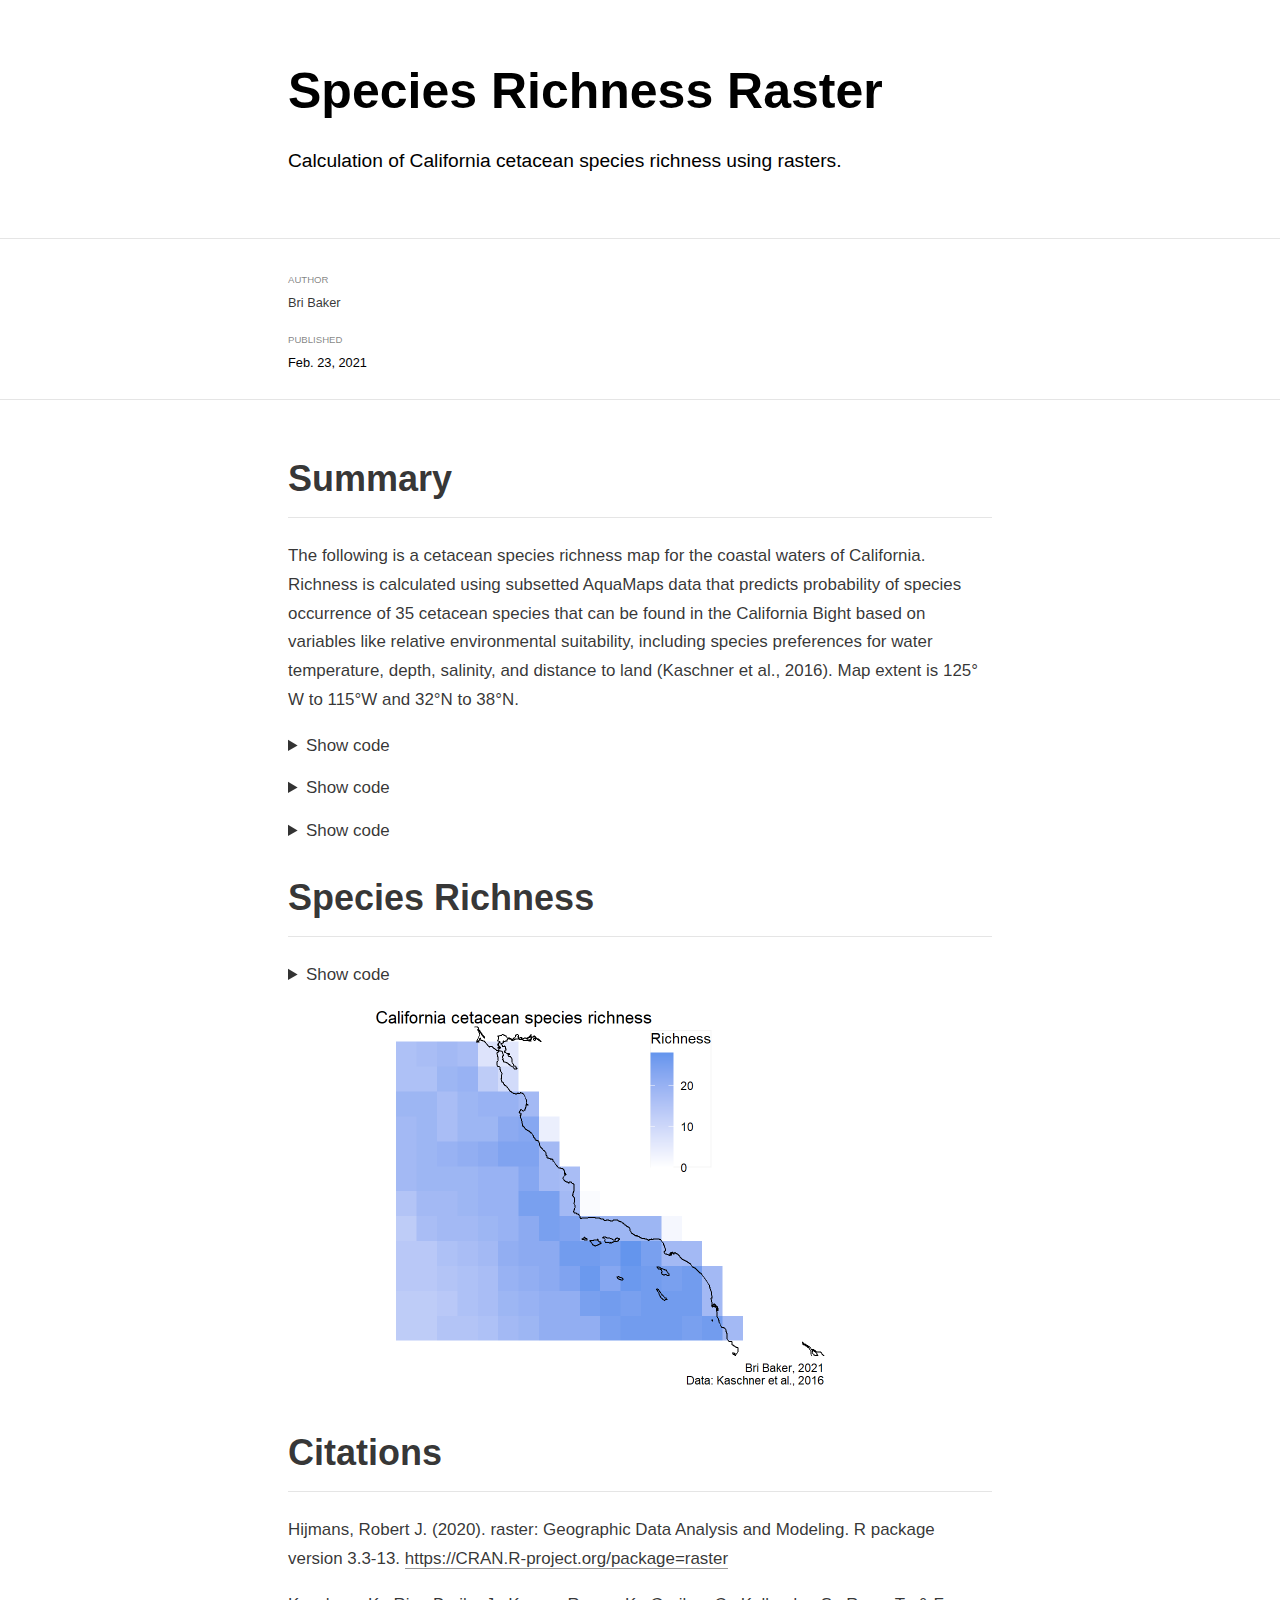
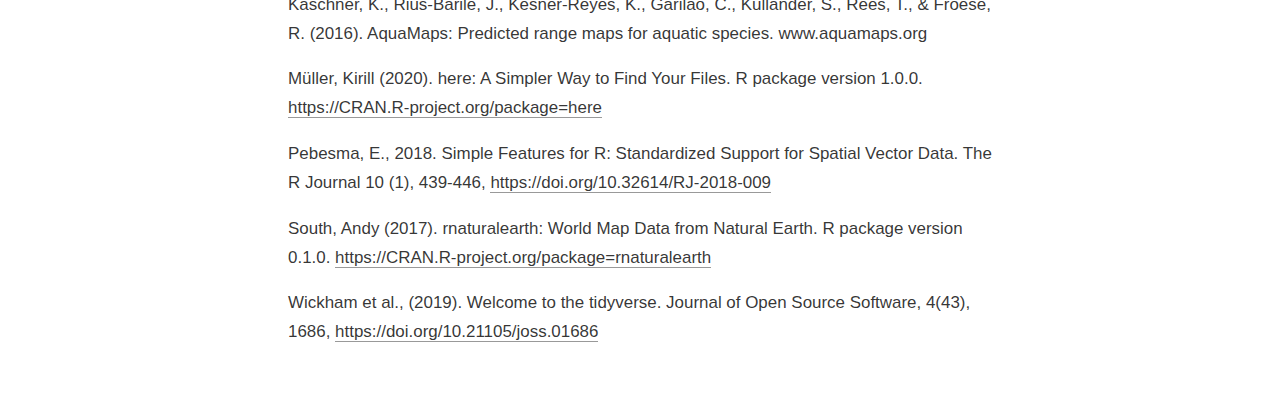
<file: _posts/2021-02-23-species-richness-raster/species-richness-raster.html>
<!DOCTYPE html>

<html xmlns="http://www.w3.org/1999/xhtml" lang="" xml:lang="">

<head>
  <meta charset="utf-8"/>
  <meta name="viewport" content="width=device-width, initial-scale=1"/>
  <meta http-equiv="X-UA-Compatible" content="IE=Edge,chrome=1"/>
  <meta name="generator" content="distill" />

  <style type="text/css">
  /* Hide doc at startup (prevent jankiness while JS renders/transforms) */
  body {
    visibility: hidden;
  }
  </style>

 <!--radix_placeholder_import_source-->
 <!--/radix_placeholder_import_source-->

<style type="text/css">code{white-space: pre;}</style>
<style type="text/css" data-origin="pandoc">
pre > code.sourceCode { white-space: pre; position: relative; }
pre > code.sourceCode > span { display: inline-block; line-height: 1.25; }
pre > code.sourceCode > span:empty { height: 1.2em; }
code.sourceCode > span { color: inherit; text-decoration: inherit; }
div.sourceCode { margin: 1em 0; }
pre.sourceCode { margin: 0; }
@media screen {
div.sourceCode { overflow: auto; }
}
@media print {
pre > code.sourceCode { white-space: pre-wrap; }
pre > code.sourceCode > span { text-indent: -5em; padding-left: 5em; }
}
pre.numberSource code
  { counter-reset: source-line 0; }
pre.numberSource code > span
  { position: relative; left: -4em; counter-increment: source-line; }
pre.numberSource code > span > a:first-child::before
  { content: counter(source-line);
    position: relative; left: -1em; text-align: right; vertical-align: baseline;
    border: none; display: inline-block;
    -webkit-touch-callout: none; -webkit-user-select: none;
    -khtml-user-select: none; -moz-user-select: none;
    -ms-user-select: none; user-select: none;
    padding: 0 4px; width: 4em;
    background-color: #ffffff;
    color: #a0a0a0;
  }
pre.numberSource { margin-left: 3em; border-left: 1px solid #a0a0a0;  padding-left: 4px; }
div.sourceCode
  { color: #1f1c1b; background-color: #ffffff; }
@media screen {
pre > code.sourceCode > span > a:first-child::before { text-decoration: underline; }
}
code span { color: #1f1c1b; } /* Normal */
code span.al { color: #bf0303; background-color: #f7e6e6; font-weight: bold; } /* Alert */
code span.an { color: #ca60ca; } /* Annotation */
code span.at { color: #0057ae; } /* Attribute */
code span.bn { color: #b08000; } /* BaseN */
code span.bu { color: #644a9b; font-weight: bold; } /* BuiltIn */
code span.cf { color: #1f1c1b; font-weight: bold; } /* ControlFlow */
code span.ch { color: #924c9d; } /* Char */
code span.cn { color: #aa5500; } /* Constant */
code span.co { color: #898887; } /* Comment */
code span.cv { color: #0095ff; } /* CommentVar */
code span.do { color: #607880; } /* Documentation */
code span.dt { color: #0057ae; } /* DataType */
code span.dv { color: #b08000; } /* DecVal */
code span.er { color: #bf0303; text-decoration: underline; } /* Error */
code span.ex { color: #0095ff; font-weight: bold; } /* Extension */
code span.fl { color: #b08000; } /* Float */
code span.fu { color: #644a9b; } /* Function */
code span.im { color: #ff5500; } /* Import */
code span.in { color: #b08000; } /* Information */
code span.kw { color: #1f1c1b; font-weight: bold; } /* Keyword */
code span.op { color: #1f1c1b; } /* Operator */
code span.ot { color: #006e28; } /* Other */
code span.pp { color: #006e28; } /* Preprocessor */
code span.re { color: #0057ae; background-color: #e0e9f8; } /* RegionMarker */
code span.sc { color: #3daee9; } /* SpecialChar */
code span.ss { color: #ff5500; } /* SpecialString */
code span.st { color: #bf0303; } /* String */
code span.va { color: #0057ae; } /* Variable */
code span.vs { color: #bf0303; } /* VerbatimString */
code span.wa { color: #bf0303; } /* Warning */
</style>

  <!--radix_placeholder_meta_tags-->
  <title>Species Richness Raster</title>

  <meta property="description" itemprop="description" content="Calculation of California cetacean species richness using rasters."/>


  <!--  https://schema.org/Article -->
  <meta property="article:published" itemprop="datePublished" content="2021-02-23"/>
  <meta property="article:created" itemprop="dateCreated" content="2021-02-23"/>
  <meta name="article:author" content="Bri Baker"/>

  <!--  https://developers.facebook.com/docs/sharing/webmasters#markup -->
  <meta property="og:title" content="Species Richness Raster"/>
  <meta property="og:type" content="article"/>
  <meta property="og:description" content="Calculation of California cetacean species richness using rasters."/>
  <meta property="og:locale" content="en_US"/>

  <!--  https://dev.twitter.com/cards/types/summary -->
  <meta property="twitter:card" content="summary"/>
  <meta property="twitter:title" content="Species Richness Raster"/>
  <meta property="twitter:description" content="Calculation of California cetacean species richness using rasters."/>

  <!--/radix_placeholder_meta_tags-->
  <!--radix_placeholder_rmarkdown_metadata-->

  <script type="text/json" id="radix-rmarkdown-metadata">
  {"type":"list","attributes":{"names":{"type":"character","attributes":{},"value":["title","description","author","date","output"]}},"value":[{"type":"character","attributes":{},"value":["Species Richness Raster"]},{"type":"character","attributes":{},"value":["Calculation of California cetacean species richness using rasters.\n"]},{"type":"list","attributes":{},"value":[{"type":"list","attributes":{"names":{"type":"character","attributes":{},"value":["name","url"]}},"value":[{"type":"character","attributes":{},"value":["Bri Baker"]},{"type":"list","attributes":{"names":{"type":"character","attributes":{},"value":[]}},"value":[]}]}]},{"type":"character","attributes":{},"value":["02-23-2021"]},{"type":"list","attributes":{"names":{"type":"character","attributes":{},"value":["distill::distill_article"]}},"value":[{"type":"list","attributes":{"names":{"type":"character","attributes":{},"value":["self_contained","code_folding","highlight"]}},"value":[{"type":"logical","attributes":{},"value":[false]},{"type":"logical","attributes":{},"value":[true]},{"type":"character","attributes":{},"value":["kate"]}]}]}]}
  </script>
  <!--/radix_placeholder_rmarkdown_metadata-->
  
  <script type="text/json" id="radix-resource-manifest">
  {"type":"character","attributes":{},"value":["data/ca_cetaceans/Balaenoptera_acutorostrata.tif","data/ca_cetaceans/Balaenoptera_borealis.tif","data/ca_cetaceans/Balaenoptera_brydei.tif","data/ca_cetaceans/Balaenoptera_edeni.tif","data/ca_cetaceans/Balaenoptera_musculus.tif","data/ca_cetaceans/Balaenoptera_physalus.tif","data/ca_cetaceans/Berardius_bairdii.tif","data/ca_cetaceans/Delphinus_capensis.tif","data/ca_cetaceans/Delphinus_delphis.tif","data/ca_cetaceans/Eschrichtius_robustus.tif","data/ca_cetaceans/Eubalaena_japonica.tif","data/ca_cetaceans/Globicephala_macrorhynchus.tif","data/ca_cetaceans/Grampus_griseus.tif","data/ca_cetaceans/Indopacetus_pacificus.tif","data/ca_cetaceans/Kogia_breviceps.tif","data/ca_cetaceans/Kogia_sima.tif","data/ca_cetaceans/Lagenodelphis_hosei.tif","data/ca_cetaceans/Lagenorhynchus_obliquidens.tif","data/ca_cetaceans/Lissodelphis_borealis.tif","data/ca_cetaceans/Megaptera_novaeangliae.tif","data/ca_cetaceans/Mesoplodon_carlhubbsi.tif","data/ca_cetaceans/Mesoplodon_densirostris.tif","data/ca_cetaceans/Mesoplodon_ginkgodens.tif","data/ca_cetaceans/Mesoplodon_perrini.tif","data/ca_cetaceans/Mesoplodon_stejnegeri.tif","data/ca_cetaceans/Orcinus_orca.tif","data/ca_cetaceans/Phocoena_phocoena.tif","data/ca_cetaceans/Phocoenoides_dalli.tif","data/ca_cetaceans/Physeter_macrocephalus.tif","data/ca_cetaceans/Pseudorca_crassidens.tif","data/ca_cetaceans/Stenella_attenuata.tif","data/ca_cetaceans/Stenella_coeruleoalba.tif","data/ca_cetaceans/Steno_bredanensis.tif","data/ca_cetaceans/Tursiops_truncatus.tif","data/ca_cetaceans/Ziphius_cavirostris.tif","species-richness-raster_files/anchor-4.2.2/anchor.min.js","species-richness-raster_files/bowser-1.9.3/bowser.min.js","species-richness-raster_files/distill-2.2.21/template.v2.js","species-richness-raster_files/figure-html5/map-1.png","species-richness-raster_files/header-attrs-2.6.4/header-attrs.js","species-richness-raster_files/jquery-1.11.3/jquery.min.js","species-richness-raster_files/popper-2.6.0/popper.min.js","species-richness-raster_files/tippy-6.2.7/tippy-bundle.umd.min.js","species-richness-raster_files/tippy-6.2.7/tippy-light-border.css","species-richness-raster_files/tippy-6.2.7/tippy.css","species-richness-raster_files/tippy-6.2.7/tippy.umd.min.js","species-richness-raster_files/webcomponents-2.0.0/webcomponents.js"]}
  </script>
  <!--radix_placeholder_navigation_in_header-->
  <!--/radix_placeholder_navigation_in_header-->
  <!--radix_placeholder_distill-->

  <style type="text/css">

  body {
    background-color: white;
  }

  .pandoc-table {
    width: 100%;
  }

  .pandoc-table>caption {
    margin-bottom: 10px;
  }

  .pandoc-table th:not([align]) {
    text-align: left;
  }

  .pagedtable-footer {
    font-size: 15px;
  }

  d-byline .byline {
    grid-template-columns: 2fr 2fr;
  }

  d-byline .byline h3 {
    margin-block-start: 1.5em;
  }

  d-byline .byline .authors-affiliations h3 {
    margin-block-start: 0.5em;
  }

  .authors-affiliations .orcid-id {
    width: 16px;
    height:16px;
    margin-left: 4px;
    margin-right: 4px;
    vertical-align: middle;
    padding-bottom: 2px;
  }

  d-title .dt-tags {
    margin-top: 1em;
    grid-column: text;
  }

  .dt-tags .dt-tag {
    text-decoration: none;
    display: inline-block;
    color: rgba(0,0,0,0.6);
    padding: 0em 0.4em;
    margin-right: 0.5em;
    margin-bottom: 0.4em;
    font-size: 70%;
    border: 1px solid rgba(0,0,0,0.2);
    border-radius: 3px;
    text-transform: uppercase;
    font-weight: 500;
  }

  d-article table.gt_table td,
  d-article table.gt_table th {
    border-bottom: none;
  }

  .html-widget {
    margin-bottom: 2.0em;
  }

  .l-screen-inset {
    padding-right: 16px;
  }

  .l-screen .caption {
    margin-left: 10px;
  }

  .shaded {
    background: rgb(247, 247, 247);
    padding-top: 20px;
    padding-bottom: 20px;
    border-top: 1px solid rgba(0, 0, 0, 0.1);
    border-bottom: 1px solid rgba(0, 0, 0, 0.1);
  }

  .shaded .html-widget {
    margin-bottom: 0;
    border: 1px solid rgba(0, 0, 0, 0.1);
  }

  .shaded .shaded-content {
    background: white;
  }

  .text-output {
    margin-top: 0;
    line-height: 1.5em;
  }

  .hidden {
    display: none !important;
  }

  d-article {
    padding-top: 2.5rem;
    padding-bottom: 30px;
  }

  d-appendix {
    padding-top: 30px;
  }

  d-article>p>img {
    width: 100%;
  }

  d-article h2 {
    margin: 1rem 0 1.5rem 0;
  }

  d-article h3 {
    margin-top: 1.5rem;
  }

  d-article iframe {
    border: 1px solid rgba(0, 0, 0, 0.1);
    margin-bottom: 2.0em;
    width: 100%;
  }

  /* Tweak code blocks */

  d-article div.sourceCode code,
  d-article pre code {
    font-family: Consolas, Monaco, 'Andale Mono', 'Ubuntu Mono', monospace;
  }

  d-article pre,
  d-article div.sourceCode,
  d-article div.sourceCode pre {
    overflow: auto;
  }

  d-article div.sourceCode {
    background-color: white;
  }

  d-article div.sourceCode pre {
    padding-left: 10px;
    font-size: 12px;
    border-left: 2px solid rgba(0,0,0,0.1);
  }

  d-article pre {
    font-size: 12px;
    color: black;
    background: none;
    margin-top: 0;
    text-align: left;
    white-space: pre;
    word-spacing: normal;
    word-break: normal;
    word-wrap: normal;
    line-height: 1.5;

    -moz-tab-size: 4;
    -o-tab-size: 4;
    tab-size: 4;

    -webkit-hyphens: none;
    -moz-hyphens: none;
    -ms-hyphens: none;
    hyphens: none;
  }

  d-article pre a {
    border-bottom: none;
  }

  d-article pre a:hover {
    border-bottom: none;
    text-decoration: underline;
  }

  d-article details {
    grid-column: text;
    margin-bottom: 0.8em;
  }

  @media(min-width: 768px) {

  d-article pre,
  d-article div.sourceCode,
  d-article div.sourceCode pre {
    overflow: visible !important;
  }

  d-article div.sourceCode pre {
    padding-left: 18px;
    font-size: 14px;
  }

  d-article pre {
    font-size: 14px;
  }

  }

  figure img.external {
    background: white;
    border: 1px solid rgba(0, 0, 0, 0.1);
    box-shadow: 0 1px 8px rgba(0, 0, 0, 0.1);
    padding: 18px;
    box-sizing: border-box;
  }

  /* CSS for d-contents */

  .d-contents {
    grid-column: text;
    color: rgba(0,0,0,0.8);
    font-size: 0.9em;
    padding-bottom: 1em;
    margin-bottom: 1em;
    padding-bottom: 0.5em;
    margin-bottom: 1em;
    padding-left: 0.25em;
    justify-self: start;
  }

  @media(min-width: 1000px) {
    .d-contents.d-contents-float {
      height: 0;
      grid-column-start: 1;
      grid-column-end: 4;
      justify-self: center;
      padding-right: 3em;
      padding-left: 2em;
    }
  }

  .d-contents nav h3 {
    font-size: 18px;
    margin-top: 0;
    margin-bottom: 1em;
  }

  .d-contents li {
    list-style-type: none
  }

  .d-contents nav > ul {
    padding-left: 0;
  }

  .d-contents ul {
    padding-left: 1em
  }

  .d-contents nav ul li {
    margin-top: 0.6em;
    margin-bottom: 0.2em;
  }

  .d-contents nav a {
    font-size: 13px;
    border-bottom: none;
    text-decoration: none
    color: rgba(0, 0, 0, 0.8);
  }

  .d-contents nav a:hover {
    text-decoration: underline solid rgba(0, 0, 0, 0.6)
  }

  .d-contents nav > ul > li > a {
    font-weight: 600;
  }

  .d-contents nav > ul > li > ul {
    font-weight: inherit;
  }

  .d-contents nav > ul > li > ul > li {
    margin-top: 0.2em;
  }


  .d-contents nav ul {
    margin-top: 0;
    margin-bottom: 0.25em;
  }

  .d-article-with-toc h2:nth-child(2) {
    margin-top: 0;
  }


  /* Figure */

  .figure {
    position: relative;
    margin-bottom: 2.5em;
    margin-top: 1.5em;
  }

  .figure img {
    width: 100%;
  }

  .figure .caption {
    color: rgba(0, 0, 0, 0.6);
    font-size: 12px;
    line-height: 1.5em;
  }

  .figure img.external {
    background: white;
    border: 1px solid rgba(0, 0, 0, 0.1);
    box-shadow: 0 1px 8px rgba(0, 0, 0, 0.1);
    padding: 18px;
    box-sizing: border-box;
  }

  .figure .caption a {
    color: rgba(0, 0, 0, 0.6);
  }

  .figure .caption b,
  .figure .caption strong, {
    font-weight: 600;
    color: rgba(0, 0, 0, 1.0);
  }

  /* Citations */

  d-article .citation {
    color: inherit;
    cursor: inherit;
  }

  div.hanging-indent{
    margin-left: 1em; text-indent: -1em;
  }

  /* Citation hover box */

  .tippy-box[data-theme~=light-border] {
    background-color: rgba(250, 250, 250, 0.95);
  }

  .tippy-content > p {
    margin-bottom: 0;
    padding: 2px;
  }


  /* Tweak 1000px media break to show more text */

  @media(min-width: 1000px) {
    .base-grid,
    distill-header,
    d-title,
    d-abstract,
    d-article,
    d-appendix,
    distill-appendix,
    d-byline,
    d-footnote-list,
    d-citation-list,
    distill-footer {
      grid-template-columns: [screen-start] 1fr [page-start kicker-start] 80px [middle-start] 50px [text-start kicker-end] 65px 65px 65px 65px 65px 65px 65px 65px [text-end gutter-start] 65px [middle-end] 65px [page-end gutter-end] 1fr [screen-end];
      grid-column-gap: 16px;
    }

    .grid {
      grid-column-gap: 16px;
    }

    d-article {
      font-size: 1.06rem;
      line-height: 1.7em;
    }
    figure .caption, .figure .caption, figure figcaption {
      font-size: 13px;
    }
  }

  @media(min-width: 1180px) {
    .base-grid,
    distill-header,
    d-title,
    d-abstract,
    d-article,
    d-appendix,
    distill-appendix,
    d-byline,
    d-footnote-list,
    d-citation-list,
    distill-footer {
      grid-template-columns: [screen-start] 1fr [page-start kicker-start] 60px [middle-start] 60px [text-start kicker-end] 60px 60px 60px 60px 60px 60px 60px 60px [text-end gutter-start] 60px [middle-end] 60px [page-end gutter-end] 1fr [screen-end];
      grid-column-gap: 32px;
    }

    .grid {
      grid-column-gap: 32px;
    }
  }


  /* Get the citation styles for the appendix (not auto-injected on render since
     we do our own rendering of the citation appendix) */

  d-appendix .citation-appendix,
  .d-appendix .citation-appendix {
    font-size: 11px;
    line-height: 15px;
    border-left: 1px solid rgba(0, 0, 0, 0.1);
    padding-left: 18px;
    border: 1px solid rgba(0,0,0,0.1);
    background: rgba(0, 0, 0, 0.02);
    padding: 10px 18px;
    border-radius: 3px;
    color: rgba(150, 150, 150, 1);
    overflow: hidden;
    margin-top: -12px;
    white-space: pre-wrap;
    word-wrap: break-word;
  }

  /* Include appendix styles here so they can be overridden */

  d-appendix {
    contain: layout style;
    font-size: 0.8em;
    line-height: 1.7em;
    margin-top: 60px;
    margin-bottom: 0;
    border-top: 1px solid rgba(0, 0, 0, 0.1);
    color: rgba(0,0,0,0.5);
    padding-top: 60px;
    padding-bottom: 48px;
  }

  d-appendix h3 {
    grid-column: page-start / text-start;
    font-size: 15px;
    font-weight: 500;
    margin-top: 1em;
    margin-bottom: 0;
    color: rgba(0,0,0,0.65);
  }

  d-appendix h3 + * {
    margin-top: 1em;
  }

  d-appendix ol {
    padding: 0 0 0 15px;
  }

  @media (min-width: 768px) {
    d-appendix ol {
      padding: 0 0 0 30px;
      margin-left: -30px;
    }
  }

  d-appendix li {
    margin-bottom: 1em;
  }

  d-appendix a {
    color: rgba(0, 0, 0, 0.6);
  }

  d-appendix > * {
    grid-column: text;
  }

  d-appendix > d-footnote-list,
  d-appendix > d-citation-list,
  d-appendix > distill-appendix {
    grid-column: screen;
  }

  /* Include footnote styles here so they can be overridden */

  d-footnote-list {
    contain: layout style;
  }

  d-footnote-list > * {
    grid-column: text;
  }

  d-footnote-list a.footnote-backlink {
    color: rgba(0,0,0,0.3);
    padding-left: 0.5em;
  }



  /* Anchor.js */

  .anchorjs-link {
    /*transition: all .25s linear; */
    text-decoration: none;
    border-bottom: none;
  }
  *:hover > .anchorjs-link {
    margin-left: -1.125em !important;
    text-decoration: none;
    border-bottom: none;
  }

  /* Social footer */

  .social_footer {
    margin-top: 30px;
    margin-bottom: 0;
    color: rgba(0,0,0,0.67);
  }

  .disqus-comments {
    margin-right: 30px;
  }

  .disqus-comment-count {
    border-bottom: 1px solid rgba(0, 0, 0, 0.4);
    cursor: pointer;
  }

  #disqus_thread {
    margin-top: 30px;
  }

  .article-sharing a {
    border-bottom: none;
    margin-right: 8px;
  }

  .article-sharing a:hover {
    border-bottom: none;
  }

  .sidebar-section.subscribe {
    font-size: 12px;
    line-height: 1.6em;
  }

  .subscribe p {
    margin-bottom: 0.5em;
  }


  .article-footer .subscribe {
    font-size: 15px;
    margin-top: 45px;
  }


  .sidebar-section.custom {
    font-size: 12px;
    line-height: 1.6em;
  }

  .custom p {
    margin-bottom: 0.5em;
  }

  /* Styles for listing layout (hide title) */
  .layout-listing d-title, .layout-listing .d-title {
    display: none;
  }

  /* Styles for posts lists (not auto-injected) */


  .posts-with-sidebar {
    padding-left: 45px;
    padding-right: 45px;
  }

  .posts-list .description h2,
  .posts-list .description p {
    font-family: -apple-system, BlinkMacSystemFont, "Segoe UI", Roboto, Oxygen, Ubuntu, Cantarell, "Fira Sans", "Droid Sans", "Helvetica Neue", Arial, sans-serif;
  }

  .posts-list .description h2 {
    font-weight: 700;
    border-bottom: none;
    padding-bottom: 0;
  }

  .posts-list h2.post-tag {
    border-bottom: 1px solid rgba(0, 0, 0, 0.2);
    padding-bottom: 12px;
  }
  .posts-list {
    margin-top: 60px;
    margin-bottom: 24px;
  }

  .posts-list .post-preview {
    text-decoration: none;
    overflow: hidden;
    display: block;
    border-bottom: 1px solid rgba(0, 0, 0, 0.1);
    padding: 24px 0;
  }

  .post-preview-last {
    border-bottom: none !important;
  }

  .posts-list .posts-list-caption {
    grid-column: screen;
    font-weight: 400;
  }

  .posts-list .post-preview h2 {
    margin: 0 0 6px 0;
    line-height: 1.2em;
    font-style: normal;
    font-size: 24px;
  }

  .posts-list .post-preview p {
    margin: 0 0 12px 0;
    line-height: 1.4em;
    font-size: 16px;
  }

  .posts-list .post-preview .thumbnail {
    box-sizing: border-box;
    margin-bottom: 24px;
    position: relative;
    max-width: 500px;
  }
  .posts-list .post-preview img {
    width: 100%;
    display: block;
  }

  .posts-list .metadata {
    font-size: 12px;
    line-height: 1.4em;
    margin-bottom: 18px;
  }

  .posts-list .metadata > * {
    display: inline-block;
  }

  .posts-list .metadata .publishedDate {
    margin-right: 2em;
  }

  .posts-list .metadata .dt-authors {
    display: block;
    margin-top: 0.3em;
    margin-right: 2em;
  }

  .posts-list .dt-tags {
    display: block;
    line-height: 1em;
  }

  .posts-list .dt-tags .dt-tag {
    display: inline-block;
    color: rgba(0,0,0,0.6);
    padding: 0.3em 0.4em;
    margin-right: 0.2em;
    margin-bottom: 0.4em;
    font-size: 60%;
    border: 1px solid rgba(0,0,0,0.2);
    border-radius: 3px;
    text-transform: uppercase;
    font-weight: 500;
  }

  .posts-list img {
    opacity: 1;
  }

  .posts-list img[data-src] {
    opacity: 0;
  }

  .posts-more {
    clear: both;
  }


  .posts-sidebar {
    font-size: 16px;
  }

  .posts-sidebar h3 {
    font-size: 16px;
    margin-top: 0;
    margin-bottom: 0.5em;
    font-weight: 400;
    text-transform: uppercase;
  }

  .sidebar-section {
    margin-bottom: 30px;
  }

  .categories ul {
    list-style-type: none;
    margin: 0;
    padding: 0;
  }

  .categories li {
    color: rgba(0, 0, 0, 0.8);
    margin-bottom: 0;
  }

  .categories li>a {
    border-bottom: none;
  }

  .categories li>a:hover {
    border-bottom: 1px solid rgba(0, 0, 0, 0.4);
  }

  .categories .active {
    font-weight: 600;
  }

  .categories .category-count {
    color: rgba(0, 0, 0, 0.4);
  }


  @media(min-width: 768px) {
    .posts-list .post-preview h2 {
      font-size: 26px;
    }
    .posts-list .post-preview .thumbnail {
      float: right;
      width: 30%;
      margin-bottom: 0;
    }
    .posts-list .post-preview .description {
      float: left;
      width: 45%;
    }
    .posts-list .post-preview .metadata {
      float: left;
      width: 20%;
      margin-top: 8px;
    }
    .posts-list .post-preview p {
      margin: 0 0 12px 0;
      line-height: 1.5em;
      font-size: 16px;
    }
    .posts-with-sidebar .posts-list {
      float: left;
      width: 75%;
    }
    .posts-with-sidebar .posts-sidebar {
      float: right;
      width: 20%;
      margin-top: 60px;
      padding-top: 24px;
      padding-bottom: 24px;
    }
  }


  /* Improve display for browsers without grid (IE/Edge <= 15) */

  .downlevel {
    line-height: 1.6em;
    font-family: -apple-system, BlinkMacSystemFont, "Segoe UI", Roboto, Oxygen, Ubuntu, Cantarell, "Fira Sans", "Droid Sans", "Helvetica Neue", Arial, sans-serif;
    margin: 0;
  }

  .downlevel .d-title {
    padding-top: 6rem;
    padding-bottom: 1.5rem;
  }

  .downlevel .d-title h1 {
    font-size: 50px;
    font-weight: 700;
    line-height: 1.1em;
    margin: 0 0 0.5rem;
  }

  .downlevel .d-title p {
    font-weight: 300;
    font-size: 1.2rem;
    line-height: 1.55em;
    margin-top: 0;
  }

  .downlevel .d-byline {
    padding-top: 0.8em;
    padding-bottom: 0.8em;
    font-size: 0.8rem;
    line-height: 1.8em;
  }

  .downlevel .section-separator {
    border: none;
    border-top: 1px solid rgba(0, 0, 0, 0.1);
  }

  .downlevel .d-article {
    font-size: 1.06rem;
    line-height: 1.7em;
    padding-top: 1rem;
    padding-bottom: 2rem;
  }


  .downlevel .d-appendix {
    padding-left: 0;
    padding-right: 0;
    max-width: none;
    font-size: 0.8em;
    line-height: 1.7em;
    margin-bottom: 0;
    color: rgba(0,0,0,0.5);
    padding-top: 40px;
    padding-bottom: 48px;
  }

  .downlevel .footnotes ol {
    padding-left: 13px;
  }

  .downlevel .base-grid,
  .downlevel .distill-header,
  .downlevel .d-title,
  .downlevel .d-abstract,
  .downlevel .d-article,
  .downlevel .d-appendix,
  .downlevel .distill-appendix,
  .downlevel .d-byline,
  .downlevel .d-footnote-list,
  .downlevel .d-citation-list,
  .downlevel .distill-footer,
  .downlevel .appendix-bottom,
  .downlevel .posts-container {
    padding-left: 40px;
    padding-right: 40px;
  }

  @media(min-width: 768px) {
    .downlevel .base-grid,
    .downlevel .distill-header,
    .downlevel .d-title,
    .downlevel .d-abstract,
    .downlevel .d-article,
    .downlevel .d-appendix,
    .downlevel .distill-appendix,
    .downlevel .d-byline,
    .downlevel .d-footnote-list,
    .downlevel .d-citation-list,
    .downlevel .distill-footer,
    .downlevel .appendix-bottom,
    .downlevel .posts-container {
    padding-left: 150px;
    padding-right: 150px;
    max-width: 900px;
  }
  }

  .downlevel pre code {
    display: block;
    border-left: 2px solid rgba(0, 0, 0, .1);
    padding: 0 0 0 20px;
    font-size: 14px;
  }

  .downlevel code, .downlevel pre {
    color: black;
    background: none;
    font-family: Consolas, Monaco, 'Andale Mono', 'Ubuntu Mono', monospace;
    text-align: left;
    white-space: pre;
    word-spacing: normal;
    word-break: normal;
    word-wrap: normal;
    line-height: 1.5;

    -moz-tab-size: 4;
    -o-tab-size: 4;
    tab-size: 4;

    -webkit-hyphens: none;
    -moz-hyphens: none;
    -ms-hyphens: none;
    hyphens: none;
  }

  .downlevel .posts-list .post-preview {
    color: inherit;
  }



  </style>

  <script type="application/javascript">

  function is_downlevel_browser() {
    if (bowser.isUnsupportedBrowser({ msie: "12", msedge: "16"},
                                   window.navigator.userAgent)) {
      return true;
    } else {
      return window.load_distill_framework === undefined;
    }
  }

  // show body when load is complete
  function on_load_complete() {

    // add anchors
    if (window.anchors) {
      window.anchors.options.placement = 'left';
      window.anchors.add('d-article > h2, d-article > h3, d-article > h4, d-article > h5');
    }


    // set body to visible
    document.body.style.visibility = 'visible';

    // force redraw for leaflet widgets
    if (window.HTMLWidgets) {
      var maps = window.HTMLWidgets.findAll(".leaflet");
      $.each(maps, function(i, el) {
        var map = this.getMap();
        map.invalidateSize();
        map.eachLayer(function(layer) {
          if (layer instanceof L.TileLayer)
            layer.redraw();
        });
      });
    }

    // trigger 'shown' so htmlwidgets resize
    $('d-article').trigger('shown');
  }

  function init_distill() {

    init_common();

    // create front matter
    var front_matter = $('<d-front-matter></d-front-matter>');
    $('#distill-front-matter').wrap(front_matter);

    // create d-title
    $('.d-title').changeElementType('d-title');

    // create d-byline
    var byline = $('<d-byline></d-byline>');
    $('.d-byline').replaceWith(byline);

    // create d-article
    var article = $('<d-article></d-article>');
    $('.d-article').wrap(article).children().unwrap();

    // move posts container into article
    $('.posts-container').appendTo($('d-article'));

    // create d-appendix
    $('.d-appendix').changeElementType('d-appendix');

    // flag indicating that we have appendix items
    var appendix = $('.appendix-bottom').children('h3').length > 0;

    // replace footnotes with <d-footnote>
    $('.footnote-ref').each(function(i, val) {
      appendix = true;
      var href = $(this).attr('href');
      var id = href.replace('#', '');
      var fn = $('#' + id);
      var fn_p = $('#' + id + '>p');
      fn_p.find('.footnote-back').remove();
      var text = fn_p.html();
      var dtfn = $('<d-footnote></d-footnote>');
      dtfn.html(text);
      $(this).replaceWith(dtfn);
    });
    // remove footnotes
    $('.footnotes').remove();

    // move refs into #references-listing
    $('#references-listing').replaceWith($('#refs'));

    $('h1.appendix, h2.appendix').each(function(i, val) {
      $(this).changeElementType('h3');
    });
    $('h3.appendix').each(function(i, val) {
      var id = $(this).attr('id');
      $('.d-contents a[href="#' + id + '"]').parent().remove();
      appendix = true;
      $(this).nextUntil($('h1, h2, h3')).addBack().appendTo($('d-appendix'));
    });

    // show d-appendix if we have appendix content
    $("d-appendix").css('display', appendix ? 'grid' : 'none');

    // localize layout chunks to just output
    $('.layout-chunk').each(function(i, val) {

      // capture layout
      var layout = $(this).attr('data-layout');

      // apply layout to markdown level block elements
      var elements = $(this).children().not('details, div.sourceCode, pre, script');
      elements.each(function(i, el) {
        var layout_div = $('<div class="' + layout + '"></div>');
        if (layout_div.hasClass('shaded')) {
          var shaded_content = $('<div class="shaded-content"></div>');
          $(this).wrap(shaded_content);
          $(this).parent().wrap(layout_div);
        } else {
          $(this).wrap(layout_div);
        }
      });


      // unwrap the layout-chunk div
      $(this).children().unwrap();
    });

    // remove code block used to force  highlighting css
    $('.distill-force-highlighting-css').parent().remove();

    // remove empty line numbers inserted by pandoc when using a
    // custom syntax highlighting theme
    $('code.sourceCode a:empty').remove();

    // load distill framework
    load_distill_framework();

    // wait for window.distillRunlevel == 4 to do post processing
    function distill_post_process() {

      if (!window.distillRunlevel || window.distillRunlevel < 4)
        return;

      // hide author/affiliations entirely if we have no authors
      var front_matter = JSON.parse($("#distill-front-matter").html());
      var have_authors = front_matter.authors && front_matter.authors.length > 0;
      if (!have_authors)
        $('d-byline').addClass('hidden');

      // article with toc class
      $('.d-contents').parent().addClass('d-article-with-toc');

      // strip links that point to #
      $('.authors-affiliations').find('a[href="#"]').removeAttr('href');

      // add orcid ids
      $('.authors-affiliations').find('.author').each(function(i, el) {
        var orcid_id = front_matter.authors[i].orcidID;
        if (orcid_id) {
          var a = $('<a></a>');
          a.attr('href', 'https://orcid.org/' + orcid_id);
          var img = $('<img></img>');
          img.addClass('orcid-id');
          img.attr('alt', 'ORCID ID');
          img.attr('src','[data-uri]');
          a.append(img);
          $(this).append(a);
        }
      });

      // hide elements of author/affiliations grid that have no value
      function hide_byline_column(caption) {
        $('d-byline').find('h3:contains("' + caption + '")').parent().css('visibility', 'hidden');
      }

      // affiliations
      var have_affiliations = false;
      for (var i = 0; i<front_matter.authors.length; ++i) {
        var author = front_matter.authors[i];
        if (author.affiliation !== "&nbsp;") {
          have_affiliations = true;
          break;
        }
      }
      if (!have_affiliations)
        $('d-byline').find('h3:contains("Affiliations")').css('visibility', 'hidden');

      // published date
      if (!front_matter.publishedDate)
        hide_byline_column("Published");

      // document object identifier
      var doi = $('d-byline').find('h3:contains("DOI")');
      var doi_p = doi.next().empty();
      if (!front_matter.doi) {
        // if we have a citation and valid citationText then link to that
        if ($('#citation').length > 0 && front_matter.citationText) {
          doi.html('Citation');
          $('<a href="#citation"></a>')
            .text(front_matter.citationText)
            .appendTo(doi_p);
        } else {
          hide_byline_column("DOI");
        }
      } else {
        $('<a></a>')
           .attr('href', "https://doi.org/" + front_matter.doi)
           .html(front_matter.doi)
           .appendTo(doi_p);
      }

       // change plural form of authors/affiliations
      if (front_matter.authors.length === 1) {
        var grid = $('.authors-affiliations');
        grid.children('h3:contains("Authors")').text('Author');
        grid.children('h3:contains("Affiliations")').text('Affiliation');
      }

      // remove d-appendix and d-footnote-list local styles
      $('d-appendix > style:first-child').remove();
      $('d-footnote-list > style:first-child').remove();

      // move appendix-bottom entries to the bottom
      $('.appendix-bottom').appendTo('d-appendix').children().unwrap();
      $('.appendix-bottom').remove();

      // hoverable references
      $('span.citation[data-cites]').each(function() {
        var refHtml = $('#ref-' + $(this).attr('data-cites')).html();
        window.tippy(this, {
          allowHTML: true,
          content: refHtml,
          maxWidth: 500,
          interactive: true,
          interactiveBorder: 10,
          theme: 'light-border',
          placement: 'bottom-start'
        });
      });

      // clear polling timer
      clearInterval(tid);

      // show body now that everything is ready
      on_load_complete();
    }

    var tid = setInterval(distill_post_process, 50);
    distill_post_process();

  }

  function init_downlevel() {

    init_common();

     // insert hr after d-title
    $('.d-title').after($('<hr class="section-separator"/>'));

    // check if we have authors
    var front_matter = JSON.parse($("#distill-front-matter").html());
    var have_authors = front_matter.authors && front_matter.authors.length > 0;

    // manage byline/border
    if (!have_authors)
      $('.d-byline').remove();
    $('.d-byline').after($('<hr class="section-separator"/>'));
    $('.d-byline a').remove();

    // remove toc
    $('.d-contents').remove();

    // move appendix elements
    $('h1.appendix, h2.appendix').each(function(i, val) {
      $(this).changeElementType('h3');
    });
    $('h3.appendix').each(function(i, val) {
      $(this).nextUntil($('h1, h2, h3')).addBack().appendTo($('.d-appendix'));
    });


    // inject headers into references and footnotes
    var refs_header = $('<h3></h3>');
    refs_header.text('References');
    $('#refs').prepend(refs_header);

    var footnotes_header = $('<h3></h3');
    footnotes_header.text('Footnotes');
    $('.footnotes').children('hr').first().replaceWith(footnotes_header);

    // move appendix-bottom entries to the bottom
    $('.appendix-bottom').appendTo('.d-appendix').children().unwrap();
    $('.appendix-bottom').remove();

    // remove appendix if it's empty
    if ($('.d-appendix').children().length === 0)
      $('.d-appendix').remove();

    // prepend separator above appendix
    $('.d-appendix').before($('<hr class="section-separator" style="clear: both"/>'));

    // trim code
    $('pre>code').each(function(i, val) {
      $(this).html($.trim($(this).html()));
    });

    // move posts-container right before article
    $('.posts-container').insertBefore($('.d-article'));

    $('body').addClass('downlevel');

    on_load_complete();
  }


  function init_common() {

    // jquery plugin to change element types
    (function($) {
      $.fn.changeElementType = function(newType) {
        var attrs = {};

        $.each(this[0].attributes, function(idx, attr) {
          attrs[attr.nodeName] = attr.nodeValue;
        });

        this.replaceWith(function() {
          return $("<" + newType + "/>", attrs).append($(this).contents());
        });
      };
    })(jQuery);

    // prevent underline for linked images
    $('a > img').parent().css({'border-bottom' : 'none'});

    // mark non-body figures created by knitr chunks as 100% width
    $('.layout-chunk').each(function(i, val) {
      var figures = $(this).find('img, .html-widget');
      if ($(this).attr('data-layout') !== "l-body") {
        figures.css('width', '100%');
      } else {
        figures.css('max-width', '100%');
        figures.filter("[width]").each(function(i, val) {
          var fig = $(this);
          fig.css('width', fig.attr('width') + 'px');
        });

      }
    });

    // auto-append index.html to post-preview links in file: protocol
    // and in rstudio ide preview
    $('.post-preview').each(function(i, val) {
      if (window.location.protocol === "file:")
        $(this).attr('href', $(this).attr('href') + "index.html");
    });

    // get rid of index.html references in header
    if (window.location.protocol !== "file:") {
      $('.distill-site-header a[href]').each(function(i,val) {
        $(this).attr('href', $(this).attr('href').replace("index.html", "./"));
      });
    }

    // add class to pandoc style tables
    $('tr.header').parent('thead').parent('table').addClass('pandoc-table');
    $('.kable-table').children('table').addClass('pandoc-table');

    // add figcaption style to table captions
    $('caption').parent('table').addClass("figcaption");

    // initialize posts list
    if (window.init_posts_list)
      window.init_posts_list();

    // implmement disqus comment link
    $('.disqus-comment-count').click(function() {
      window.headroom_prevent_pin = true;
      $('#disqus_thread').toggleClass('hidden');
      if (!$('#disqus_thread').hasClass('hidden')) {
        var offset = $(this).offset();
        $(window).resize();
        $('html, body').animate({
          scrollTop: offset.top - 35
        });
      }
    });
  }

  document.addEventListener('DOMContentLoaded', function() {
    if (is_downlevel_browser())
      init_downlevel();
    else
      window.addEventListener('WebComponentsReady', init_distill);
  });

  </script>

  <!--/radix_placeholder_distill-->
  <script src="species-richness-raster_files/header-attrs-2.6.4/header-attrs.js"></script>
  <script src="species-richness-raster_files/jquery-1.11.3/jquery.min.js"></script>
  <script src="species-richness-raster_files/popper-2.6.0/popper.min.js"></script>
  <link href="species-richness-raster_files/tippy-6.2.7/tippy.css" rel="stylesheet" />
  <link href="species-richness-raster_files/tippy-6.2.7/tippy-light-border.css" rel="stylesheet" />
  <script src="species-richness-raster_files/tippy-6.2.7/tippy.umd.min.js"></script>
  <script src="species-richness-raster_files/anchor-4.2.2/anchor.min.js"></script>
  <script src="species-richness-raster_files/bowser-1.9.3/bowser.min.js"></script>
  <script src="species-richness-raster_files/webcomponents-2.0.0/webcomponents.js"></script>
  <script src="species-richness-raster_files/distill-2.2.21/template.v2.js"></script>
  <!--radix_placeholder_site_in_header-->
  <!--/radix_placeholder_site_in_header-->


</head>

<body>

<!--radix_placeholder_front_matter-->

<script id="distill-front-matter" type="text/json">
{"title":"Species Richness Raster","description":"Calculation of California cetacean species richness using rasters.","authors":[{"author":"Bri Baker","authorURL":{},"affiliation":"&nbsp;","affiliationURL":"#","orcidID":""}],"publishedDate":"2021-02-23T00:00:00.000-08:00","citationText":"Baker, 2021"}
</script>

<!--/radix_placeholder_front_matter-->
<!--radix_placeholder_navigation_before_body-->
<!--/radix_placeholder_navigation_before_body-->
<!--radix_placeholder_site_before_body-->
<!--/radix_placeholder_site_before_body-->

<div class="d-title">
<h1>Species Richness Raster</h1>
<!--radix_placeholder_categories-->
<!--/radix_placeholder_categories-->
<p><p>Calculation of California cetacean species richness using rasters.</p></p>
</div>

<div class="d-byline">
  Bri Baker true 
  
<br/>02-23-2021
</div>

<div class="d-article">
<h2 id="summary">Summary</h2>
<p>The following is a cetacean species richness map for the coastal waters of California. Richness is calculated using subsetted AquaMaps data that predicts probability of species occurrence of 35 cetacean species that can be found in the California Bight based on variables like relative environmental suitability, including species preferences for water temperature, depth, salinity, and distance to land (Kaschner et al., 2016). Map extent is 125° W to 115°W and 32°N to 38°N.</p>
<div class="layout-chunk" data-layout="l-body">
<details>
<summary>
Show code
</summary>
<div class="sourceCode">
<pre class="sourceCode r"><code class="sourceCode r"><span class='co'>#load data from file and convert to raster in a stack</span>
<span class='va'>ca_cet</span> <span class='op'>&lt;-</span> <span class='fu'><a href='https://rdrr.io/r/base/list.files.html'>list.files</a></span><span class='op'>(</span>
  path <span class='op'>=</span> <span class='fu'><a href='https://here.r-lib.org//reference/here.html'>here</a></span><span class='op'>(</span><span class='st'>"_posts"</span>,
              <span class='st'>"2021-02-23-species-richness-raster"</span>,
              <span class='st'>"data"</span>,
              <span class='st'>"ca_cetaceans"</span><span class='op'>)</span>,
  full.names <span class='op'>=</span> <span class='cn'>TRUE</span><span class='op'>)</span> <span class='op'>%&gt;%</span> 
  <span class='fu'>raster</span><span class='fu'>::</span><span class='fu'><a href='https://rdrr.io/pkg/raster/man/stack.html'>stack</a></span><span class='op'>(</span><span class='op'>)</span>
</code></pre>
</div>
</details>
</div>
<div class="layout-chunk" data-layout="l-body">
<details>
<summary>
Show code
</summary>
<div class="sourceCode">
<pre class="sourceCode r"><code class="sourceCode r"><span class='co'># make basemap of coastline in defined area</span>
<span class='va'>coastline</span> <span class='op'>&lt;-</span> <span class='fu'><a href='https://rdrr.io/pkg/rnaturalearth/man/ne_coastline.html'>ne_coastline</a></span><span class='op'>(</span>
  scale <span class='op'>=</span> <span class='fl'>10</span>,
  returnclass <span class='op'>=</span> <span class='st'>"sf"</span><span class='op'>)</span>
</code></pre>
</div>
</details>
</div>
<div class="layout-chunk" data-layout="l-body">
<details>
<summary>
Show code
</summary>
<div class="sourceCode">
<pre class="sourceCode r"><code class="sourceCode r"><span class='co'># define presence/absence in tribble</span>
<span class='va'>presence</span> <span class='op'>&lt;-</span> <span class='fu'>tribble</span><span class='op'>(</span>
  <span class='op'>~</span><span class='va'>from</span>, <span class='op'>~</span><span class='va'>to</span>, <span class='op'>~</span><span class='va'>value</span>,
  <span class='fl'>0</span>, <span class='fl'>0.6</span>, <span class='fl'>0</span>,
  <span class='fl'>0.6</span>, <span class='fl'>1</span>, <span class='fl'>1</span><span class='op'>)</span>

<span class='co'># reclass rasters to presence/absence</span>
<span class='va'>ca_cet_present</span> <span class='op'>&lt;-</span> <span class='fu'><a href='https://rdrr.io/pkg/raster/man/reclassify.html'>reclassify</a></span><span class='op'>(</span><span class='va'>ca_cet</span>, <span class='va'>presence</span><span class='op'>)</span>
  
<span class='co'># calculate richness</span>
<span class='va'>ca_cet_rich</span> <span class='op'>&lt;-</span> <span class='fu'><a href='https://rdrr.io/r/base/sum.html'>sum</a></span><span class='op'>(</span><span class='va'>ca_cet_present</span>, na.rm <span class='op'>=</span> <span class='cn'>TRUE</span><span class='op'>)</span>
</code></pre>
</div>
</details>
</div>
<h2 id="species-richness">Species Richness</h2>
<div class="layout-chunk" data-layout="l-body">
<details>
<summary>
Show code
</summary>
<div class="sourceCode">
<pre class="sourceCode r"><code class="sourceCode r"><span class='co'># make ggplot-able</span>
<span class='va'>ca_richness</span> <span class='op'>&lt;-</span> <span class='fu'>raster</span><span class='fu'>::</span><span class='fu'><a href='https://rdrr.io/pkg/raster/man/rasterToPoints.html'>rasterToPoints</a></span><span class='op'>(</span><span class='va'>ca_cet_rich</span><span class='op'>)</span> <span class='op'>%&gt;%</span>
  <span class='fu'><a href='https://rdrr.io/pkg/raster/man/as.data.frame.html'>as.data.frame</a></span><span class='op'>(</span><span class='op'>)</span> <span class='op'>%&gt;%</span> 
  <span class='fu'>rename</span><span class='op'>(</span><span class='st'>"richness"</span> <span class='op'>=</span> <span class='st'>"layer"</span><span class='op'>)</span>

<span class='co'># plot</span>
<span class='fu'>ggplot</span><span class='op'>(</span><span class='op'>)</span><span class='op'>+</span>
  <span class='fu'>geom_raster</span><span class='op'>(</span>data <span class='op'>=</span> <span class='va'>ca_richness</span>, 
              <span class='fu'>aes</span><span class='op'>(</span>x <span class='op'>=</span> <span class='va'>x</span>,
                  y <span class='op'>=</span> <span class='va'>y</span>,
                  fill <span class='op'>=</span> <span class='va'>richness</span><span class='op'>)</span><span class='op'>)</span> <span class='op'>+</span>
  <span class='fu'>geom_sf</span><span class='op'>(</span>data <span class='op'>=</span> <span class='va'>coastline</span><span class='op'>)</span> <span class='op'>+</span>
  <span class='fu'>coord_sf</span><span class='op'>(</span>xlim <span class='op'>=</span> <span class='fu'><a href='https://rdrr.io/r/base/c.html'>c</a></span><span class='op'>(</span><span class='op'>-</span><span class='fl'>125</span>, <span class='op'>-</span><span class='fl'>115</span><span class='op'>)</span>, 
           ylim <span class='op'>=</span> <span class='fu'><a href='https://rdrr.io/r/base/c.html'>c</a></span><span class='op'>(</span><span class='fl'>32</span>, <span class='fl'>38</span><span class='op'>)</span><span class='op'>)</span><span class='op'>+</span>
  <span class='fu'>scale_fill_gradient</span><span class='op'>(</span>low <span class='op'>=</span> <span class='st'>'white'</span>, 
                      high <span class='op'>=</span> <span class='st'>'cornflowerblue'</span><span class='op'>)</span> <span class='op'>+</span>
  <span class='fu'>labs</span><span class='op'>(</span>fill <span class='op'>=</span> <span class='st'>"Richness"</span>,
       title <span class='op'>=</span> <span class='st'>"California cetacean species richness"</span>,
       caption <span class='op'>=</span> <span class='st'>"Bri Baker, 2021\nData: Kaschner et al., 2016"</span><span class='op'>)</span> <span class='op'>+</span>
  <span class='fu'>theme_void</span><span class='op'>(</span><span class='op'>)</span><span class='op'>+</span>
  <span class='fu'>theme</span><span class='op'>(</span>legend.position <span class='op'>=</span> <span class='fu'><a href='https://rdrr.io/r/base/c.html'>c</a></span><span class='op'>(</span><span class='fl'>0.68</span>, <span class='fl'>0.78</span><span class='op'>)</span>, <span class='co'># move legend</span>
        legend.background <span class='op'>=</span> <span class='fu'>element_rect</span><span class='op'>(</span>fill<span class='op'>=</span><span class='st'>"white"</span>, 
                                         linetype <span class='op'>=</span> <span class='st'>"solid"</span>,
                                         color <span class='op'>=</span> <span class='st'>"whitesmoke"</span><span class='op'>)</span><span class='op'>)</span>
</code></pre>
</div>
</details>
<p><img src="species-richness-raster_files/figure-html5/map-1.png" width="624" /></p>
</div>
<h2 id="citations">Citations</h2>
<p>Hijmans, Robert J. (2020). raster: Geographic Data Analysis and Modeling. R package version 3.3-13. <a href="https://CRAN.R-project.org/package=raster" class="uri">https://CRAN.R-project.org/package=raster</a></p>
<p>Kaschner, K., Rius-Barile, J., Kesner-Reyes, K., Garilao, C., Kullander, S., Rees, T., &amp; Froese, R. (2016). AquaMaps: Predicted range maps for aquatic species. www.aquamaps.org</p>
<p>Müller, Kirill (2020). here: A Simpler Way to Find Your Files. R package version 1.0.0. <a href="https://CRAN.R-project.org/package=here" class="uri">https://CRAN.R-project.org/package=here</a></p>
<p>Pebesma, E., 2018. Simple Features for R: Standardized Support for Spatial Vector Data. The R Journal 10 (1), 439-446, <a href="https://doi.org/10.32614/RJ-2018-009" class="uri">https://doi.org/10.32614/RJ-2018-009</a></p>
<p>South, Andy (2017). rnaturalearth: World Map Data from Natural Earth. R package version 0.1.0. <a href="https://CRAN.R-project.org/package=rnaturalearth" class="uri">https://CRAN.R-project.org/package=rnaturalearth</a></p>
<p>Wickham et al., (2019). Welcome to the tidyverse. Journal of Open Source Software, 4(43), 1686, <a href="https://doi.org/10.21105/joss.01686" class="uri">https://doi.org/10.21105/joss.01686</a></p>
<div class="sourceCode" id="cb1"><pre class="sourceCode r distill-force-highlighting-css"><code class="sourceCode r"></code></pre></div>
<!--radix_placeholder_article_footer-->
<!--/radix_placeholder_article_footer-->
</div>

<div class="d-appendix">
</div>


<!--radix_placeholder_site_after_body-->
<!--/radix_placeholder_site_after_body-->
<!--radix_placeholder_appendices-->
<div class="appendix-bottom"></div>
<!--/radix_placeholder_appendices-->
<!--radix_placeholder_navigation_after_body-->
<!--/radix_placeholder_navigation_after_body-->

</body>

</html>
</file>
<file: docs/site_libs/tippy-6.2.7/tippy.css>
.tippy-box[data-animation=fade][data-state=hidden]{opacity:0}[data-tippy-root]{max-width:calc(100vw - 10px)}.tippy-box{position:relative;background-color:#333;color:#fff;border-radius:4px;font-size:14px;line-height:1.4;outline:0;transition-property:transform,visibility,opacity}.tippy-box[data-placement^=top]>.tippy-arrow{bottom:0}.tippy-box[data-placement^=top]>.tippy-arrow:before{bottom:-7px;left:0;border-width:8px 8px 0;border-top-color:initial;transform-origin:center top}.tippy-box[data-placement^=bottom]>.tippy-arrow{top:0}.tippy-box[data-placement^=bottom]>.tippy-arrow:before{top:-7px;left:0;border-width:0 8px 8px;border-bottom-color:initial;transform-origin:center bottom}.tippy-box[data-placement^=left]>.tippy-arrow{right:0}.tippy-box[data-placement^=left]>.tippy-arrow:before{border-width:8px 0 8px 8px;border-left-color:initial;right:-7px;transform-origin:center left}.tippy-box[data-placement^=right]>.tippy-arrow{left:0}.tippy-box[data-placement^=right]>.tippy-arrow:before{left:-7px;border-width:8px 8px 8px 0;border-right-color:initial;transform-origin:center right}.tippy-box[data-inertia][data-state=visible]{transition-timing-function:cubic-bezier(.54,1.5,.38,1.11)}.tippy-arrow{width:16px;height:16px;color:#333}.tippy-arrow:before{content:"";position:absolute;border-color:transparent;border-style:solid}.tippy-content{position:relative;padding:5px 9px;z-index:1}
</file>
<file: docs/site_libs/tippy-6.2.7/tippy-light-border.css>
.tippy-box[data-theme~=light-border]{background-color:#fff;background-clip:padding-box;border:1px solid rgba(0,8,16,.15);color:#333;box-shadow:0 4px 14px -2px rgba(0,8,16,.08)}.tippy-box[data-theme~=light-border]>.tippy-backdrop{background-color:#fff}.tippy-box[data-theme~=light-border]>.tippy-arrow:after,.tippy-box[data-theme~=light-border]>.tippy-svg-arrow:after{content:"";position:absolute;z-index:-1}.tippy-box[data-theme~=light-border]>.tippy-arrow:after{border-color:transparent;border-style:solid}.tippy-box[data-theme~=light-border][data-placement^=top]>.tippy-arrow:before{border-top-color:#fff}.tippy-box[data-theme~=light-border][data-placement^=top]>.tippy-arrow:after{border-top-color:rgba(0,8,16,.2);border-width:7px 7px 0;top:17px;left:1px}.tippy-box[data-theme~=light-border][data-placement^=top]>.tippy-svg-arrow>svg{top:16px}.tippy-box[data-theme~=light-border][data-placement^=top]>.tippy-svg-arrow:after{top:17px}.tippy-box[data-theme~=light-border][data-placement^=bottom]>.tippy-arrow:before{border-bottom-color:#fff;bottom:16px}.tippy-box[data-theme~=light-border][data-placement^=bottom]>.tippy-arrow:after{border-bottom-color:rgba(0,8,16,.2);border-width:0 7px 7px;bottom:17px;left:1px}.tippy-box[data-theme~=light-border][data-placement^=bottom]>.tippy-svg-arrow>svg{bottom:16px}.tippy-box[data-theme~=light-border][data-placement^=bottom]>.tippy-svg-arrow:after{bottom:17px}.tippy-box[data-theme~=light-border][data-placement^=left]>.tippy-arrow:before{border-left-color:#fff}.tippy-box[data-theme~=light-border][data-placement^=left]>.tippy-arrow:after{border-left-color:rgba(0,8,16,.2);border-width:7px 0 7px 7px;left:17px;top:1px}.tippy-box[data-theme~=light-border][data-placement^=left]>.tippy-svg-arrow>svg{left:11px}.tippy-box[data-theme~=light-border][data-placement^=left]>.tippy-svg-arrow:after{left:12px}.tippy-box[data-theme~=light-border][data-placement^=right]>.tippy-arrow:before{border-right-color:#fff;right:16px}.tippy-box[data-theme~=light-border][data-placement^=right]>.tippy-arrow:after{border-width:7px 7px 7px 0;right:17px;top:1px;border-right-color:rgba(0,8,16,.2)}.tippy-box[data-theme~=light-border][data-placement^=right]>.tippy-svg-arrow>svg{right:11px}.tippy-box[data-theme~=light-border][data-placement^=right]>.tippy-svg-arrow:after{right:12px}.tippy-box[data-theme~=light-border]>.tippy-svg-arrow{fill:#fff}.tippy-box[data-theme~=light-border]>.tippy-svg-arrow:after{background-image:url([data-uri]);background-size:16px 6px;width:16px;height:6px}
</file>
<file: _posts/2021-02-19-scientific-text-analysis/scientific-text-analysis_files/tippy-6.2.7/tippy.css>
.tippy-box[data-animation=fade][data-state=hidden]{opacity:0}[data-tippy-root]{max-width:calc(100vw - 10px)}.tippy-box{position:relative;background-color:#333;color:#fff;border-radius:4px;font-size:14px;line-height:1.4;outline:0;transition-property:transform,visibility,opacity}.tippy-box[data-placement^=top]>.tippy-arrow{bottom:0}.tippy-box[data-placement^=top]>.tippy-arrow:before{bottom:-7px;left:0;border-width:8px 8px 0;border-top-color:initial;transform-origin:center top}.tippy-box[data-placement^=bottom]>.tippy-arrow{top:0}.tippy-box[data-placement^=bottom]>.tippy-arrow:before{top:-7px;left:0;border-width:0 8px 8px;border-bottom-color:initial;transform-origin:center bottom}.tippy-box[data-placement^=left]>.tippy-arrow{right:0}.tippy-box[data-placement^=left]>.tippy-arrow:before{border-width:8px 0 8px 8px;border-left-color:initial;right:-7px;transform-origin:center left}.tippy-box[data-placement^=right]>.tippy-arrow{left:0}.tippy-box[data-placement^=right]>.tippy-arrow:before{left:-7px;border-width:8px 8px 8px 0;border-right-color:initial;transform-origin:center right}.tippy-box[data-inertia][data-state=visible]{transition-timing-function:cubic-bezier(.54,1.5,.38,1.11)}.tippy-arrow{width:16px;height:16px;color:#333}.tippy-arrow:before{content:"";position:absolute;border-color:transparent;border-style:solid}.tippy-content{position:relative;padding:5px 9px;z-index:1}
</file>
<file: _posts/2021-02-19-scientific-text-analysis/scientific-text-analysis_files/tippy-6.2.7/tippy-light-border.css>
.tippy-box[data-theme~=light-border]{background-color:#fff;background-clip:padding-box;border:1px solid rgba(0,8,16,.15);color:#333;box-shadow:0 4px 14px -2px rgba(0,8,16,.08)}.tippy-box[data-theme~=light-border]>.tippy-backdrop{background-color:#fff}.tippy-box[data-theme~=light-border]>.tippy-arrow:after,.tippy-box[data-theme~=light-border]>.tippy-svg-arrow:after{content:"";position:absolute;z-index:-1}.tippy-box[data-theme~=light-border]>.tippy-arrow:after{border-color:transparent;border-style:solid}.tippy-box[data-theme~=light-border][data-placement^=top]>.tippy-arrow:before{border-top-color:#fff}.tippy-box[data-theme~=light-border][data-placement^=top]>.tippy-arrow:after{border-top-color:rgba(0,8,16,.2);border-width:7px 7px 0;top:17px;left:1px}.tippy-box[data-theme~=light-border][data-placement^=top]>.tippy-svg-arrow>svg{top:16px}.tippy-box[data-theme~=light-border][data-placement^=top]>.tippy-svg-arrow:after{top:17px}.tippy-box[data-theme~=light-border][data-placement^=bottom]>.tippy-arrow:before{border-bottom-color:#fff;bottom:16px}.tippy-box[data-theme~=light-border][data-placement^=bottom]>.tippy-arrow:after{border-bottom-color:rgba(0,8,16,.2);border-width:0 7px 7px;bottom:17px;left:1px}.tippy-box[data-theme~=light-border][data-placement^=bottom]>.tippy-svg-arrow>svg{bottom:16px}.tippy-box[data-theme~=light-border][data-placement^=bottom]>.tippy-svg-arrow:after{bottom:17px}.tippy-box[data-theme~=light-border][data-placement^=left]>.tippy-arrow:before{border-left-color:#fff}.tippy-box[data-theme~=light-border][data-placement^=left]>.tippy-arrow:after{border-left-color:rgba(0,8,16,.2);border-width:7px 0 7px 7px;left:17px;top:1px}.tippy-box[data-theme~=light-border][data-placement^=left]>.tippy-svg-arrow>svg{left:11px}.tippy-box[data-theme~=light-border][data-placement^=left]>.tippy-svg-arrow:after{left:12px}.tippy-box[data-theme~=light-border][data-placement^=right]>.tippy-arrow:before{border-right-color:#fff;right:16px}.tippy-box[data-theme~=light-border][data-placement^=right]>.tippy-arrow:after{border-width:7px 7px 7px 0;right:17px;top:1px;border-right-color:rgba(0,8,16,.2)}.tippy-box[data-theme~=light-border][data-placement^=right]>.tippy-svg-arrow>svg{right:11px}.tippy-box[data-theme~=light-border][data-placement^=right]>.tippy-svg-arrow:after{right:12px}.tippy-box[data-theme~=light-border]>.tippy-svg-arrow{fill:#fff}.tippy-box[data-theme~=light-border]>.tippy-svg-arrow:after{background-image:url([data-uri]);background-size:16px 6px;width:16px;height:6px}
</file>
<file: _posts/2021-02-23-species-richness-raster/species-richness-raster_files/tippy-6.2.7/tippy.css>
.tippy-box[data-animation=fade][data-state=hidden]{opacity:0}[data-tippy-root]{max-width:calc(100vw - 10px)}.tippy-box{position:relative;background-color:#333;color:#fff;border-radius:4px;font-size:14px;line-height:1.4;outline:0;transition-property:transform,visibility,opacity}.tippy-box[data-placement^=top]>.tippy-arrow{bottom:0}.tippy-box[data-placement^=top]>.tippy-arrow:before{bottom:-7px;left:0;border-width:8px 8px 0;border-top-color:initial;transform-origin:center top}.tippy-box[data-placement^=bottom]>.tippy-arrow{top:0}.tippy-box[data-placement^=bottom]>.tippy-arrow:before{top:-7px;left:0;border-width:0 8px 8px;border-bottom-color:initial;transform-origin:center bottom}.tippy-box[data-placement^=left]>.tippy-arrow{right:0}.tippy-box[data-placement^=left]>.tippy-arrow:before{border-width:8px 0 8px 8px;border-left-color:initial;right:-7px;transform-origin:center left}.tippy-box[data-placement^=right]>.tippy-arrow{left:0}.tippy-box[data-placement^=right]>.tippy-arrow:before{left:-7px;border-width:8px 8px 8px 0;border-right-color:initial;transform-origin:center right}.tippy-box[data-inertia][data-state=visible]{transition-timing-function:cubic-bezier(.54,1.5,.38,1.11)}.tippy-arrow{width:16px;height:16px;color:#333}.tippy-arrow:before{content:"";position:absolute;border-color:transparent;border-style:solid}.tippy-content{position:relative;padding:5px 9px;z-index:1}
</file>
<file: _posts/2021-02-23-species-richness-raster/species-richness-raster_files/tippy-6.2.7/tippy-light-border.css>
.tippy-box[data-theme~=light-border]{background-color:#fff;background-clip:padding-box;border:1px solid rgba(0,8,16,.15);color:#333;box-shadow:0 4px 14px -2px rgba(0,8,16,.08)}.tippy-box[data-theme~=light-border]>.tippy-backdrop{background-color:#fff}.tippy-box[data-theme~=light-border]>.tippy-arrow:after,.tippy-box[data-theme~=light-border]>.tippy-svg-arrow:after{content:"";position:absolute;z-index:-1}.tippy-box[data-theme~=light-border]>.tippy-arrow:after{border-color:transparent;border-style:solid}.tippy-box[data-theme~=light-border][data-placement^=top]>.tippy-arrow:before{border-top-color:#fff}.tippy-box[data-theme~=light-border][data-placement^=top]>.tippy-arrow:after{border-top-color:rgba(0,8,16,.2);border-width:7px 7px 0;top:17px;left:1px}.tippy-box[data-theme~=light-border][data-placement^=top]>.tippy-svg-arrow>svg{top:16px}.tippy-box[data-theme~=light-border][data-placement^=top]>.tippy-svg-arrow:after{top:17px}.tippy-box[data-theme~=light-border][data-placement^=bottom]>.tippy-arrow:before{border-bottom-color:#fff;bottom:16px}.tippy-box[data-theme~=light-border][data-placement^=bottom]>.tippy-arrow:after{border-bottom-color:rgba(0,8,16,.2);border-width:0 7px 7px;bottom:17px;left:1px}.tippy-box[data-theme~=light-border][data-placement^=bottom]>.tippy-svg-arrow>svg{bottom:16px}.tippy-box[data-theme~=light-border][data-placement^=bottom]>.tippy-svg-arrow:after{bottom:17px}.tippy-box[data-theme~=light-border][data-placement^=left]>.tippy-arrow:before{border-left-color:#fff}.tippy-box[data-theme~=light-border][data-placement^=left]>.tippy-arrow:after{border-left-color:rgba(0,8,16,.2);border-width:7px 0 7px 7px;left:17px;top:1px}.tippy-box[data-theme~=light-border][data-placement^=left]>.tippy-svg-arrow>svg{left:11px}.tippy-box[data-theme~=light-border][data-placement^=left]>.tippy-svg-arrow:after{left:12px}.tippy-box[data-theme~=light-border][data-placement^=right]>.tippy-arrow:before{border-right-color:#fff;right:16px}.tippy-box[data-theme~=light-border][data-placement^=right]>.tippy-arrow:after{border-width:7px 7px 7px 0;right:17px;top:1px;border-right-color:rgba(0,8,16,.2)}.tippy-box[data-theme~=light-border][data-placement^=right]>.tippy-svg-arrow>svg{right:11px}.tippy-box[data-theme~=light-border][data-placement^=right]>.tippy-svg-arrow:after{right:12px}.tippy-box[data-theme~=light-border]>.tippy-svg-arrow{fill:#fff}.tippy-box[data-theme~=light-border]>.tippy-svg-arrow:after{background-image:url([data-uri]);background-size:16px 6px;width:16px;height:6px}
</file>
<file: docs/site_libs/font-awesome-5.1.0/css/all.css>
/*!
 * Font Awesome Free 5.1.0 by @fontawesome - https://fontawesome.com
 * License - https://fontawesome.com/license (Icons: CC BY 4.0, Fonts: SIL OFL 1.1, Code: MIT License)
 */
.fa,.fab,.fal,.far,.fas{-moz-osx-font-smoothing:grayscale;-webkit-font-smoothing:antialiased;display:inline-block;font-style:normal;font-variant:normal;text-rendering:auto;line-height:1}.fa-lg{font-size:1.33333em;line-height:.75em;vertical-align:-.0667em}.fa-xs{font-size:.75em}.fa-sm{font-size:.875em}.fa-1x{font-size:1em}.fa-2x{font-size:2em}.fa-3x{font-size:3em}.fa-4x{font-size:4em}.fa-5x{font-size:5em}.fa-6x{font-size:6em}.fa-7x{font-size:7em}.fa-8x{font-size:8em}.fa-9x{font-size:9em}.fa-10x{font-size:10em}.fa-fw{text-align:center;width:1.25em}.fa-ul{list-style-type:none;margin-left:2.5em;padding-left:0}.fa-ul>li{position:relative}.fa-li{left:-2em;position:absolute;text-align:center;width:2em;line-height:inherit}.fa-border{border:.08em solid #eee;border-radius:.1em;padding:.2em .25em .15em}.fa-pull-left{float:left}.fa-pull-right{float:right}.fa.fa-pull-left,.fab.fa-pull-left,.fal.fa-pull-left,.far.fa-pull-left,.fas.fa-pull-left{margin-right:.3em}.fa.fa-pull-right,.fab.fa-pull-right,.fal.fa-pull-right,.far.fa-pull-right,.fas.fa-pull-right{margin-left:.3em}.fa-spin{animation:a 2s infinite linear}.fa-pulse{animation:a 1s infinite steps(8)}@keyframes a{0%{transform:rotate(0deg)}to{transform:rotate(1turn)}}.fa-rotate-90{-ms-filter:"progid:DXImageTransform.Microsoft.BasicImage(rotation=1)";transform:rotate(90deg)}.fa-rotate-180{-ms-filter:"progid:DXImageTransform.Microsoft.BasicImage(rotation=2)";transform:rotate(180deg)}.fa-rotate-270{-ms-filter:"progid:DXImageTransform.Microsoft.BasicImage(rotation=3)";transform:rotate(270deg)}.fa-flip-horizontal{-ms-filter:"progid:DXImageTransform.Microsoft.BasicImage(rotation=0, mirror=1)";transform:scaleX(-1)}.fa-flip-vertical{transform:scaleY(-1)}.fa-flip-horizontal.fa-flip-vertical,.fa-flip-vertical{-ms-filter:"progid:DXImageTransform.Microsoft.BasicImage(rotation=2, mirror=1)"}.fa-flip-horizontal.fa-flip-vertical{transform:scale(-1)}:root .fa-flip-horizontal,:root .fa-flip-vertical,:root .fa-rotate-90,:root .fa-rotate-180,:root .fa-rotate-270{-webkit-filter:none;filter:none}.fa-stack{display:inline-block;height:2em;line-height:2em;position:relative;vertical-align:middle;width:2em}.fa-stack-1x,.fa-stack-2x{left:0;position:absolute;text-align:center;width:100%}.fa-stack-1x{line-height:inherit}.fa-stack-2x{font-size:2em}.fa-inverse{color:#fff}.fa-500px:before{content:"\f26e"}.fa-accessible-icon:before{content:"\f368"}.fa-accusoft:before{content:"\f369"}.fa-address-book:before{content:"\f2b9"}.fa-address-card:before{content:"\f2bb"}.fa-adjust:before{content:"\f042"}.fa-adn:before{content:"\f170"}.fa-adversal:before{content:"\f36a"}.fa-affiliatetheme:before{content:"\f36b"}.fa-algolia:before{content:"\f36c"}.fa-align-center:before{content:"\f037"}.fa-align-justify:before{content:"\f039"}.fa-align-left:before{content:"\f036"}.fa-align-right:before{content:"\f038"}.fa-allergies:before{content:"\f461"}.fa-amazon:before{content:"\f270"}.fa-amazon-pay:before{content:"\f42c"}.fa-ambulance:before{content:"\f0f9"}.fa-american-sign-language-interpreting:before{content:"\f2a3"}.fa-amilia:before{content:"\f36d"}.fa-anchor:before{content:"\f13d"}.fa-android:before{content:"\f17b"}.fa-angellist:before{content:"\f209"}.fa-angle-double-down:before{content:"\f103"}.fa-angle-double-left:before{content:"\f100"}.fa-angle-double-right:before{content:"\f101"}.fa-angle-double-up:before{content:"\f102"}.fa-angle-down:before{content:"\f107"}.fa-angle-left:before{content:"\f104"}.fa-angle-right:before{content:"\f105"}.fa-angle-up:before{content:"\f106"}.fa-angry:before{content:"\f556"}.fa-angrycreative:before{content:"\f36e"}.fa-angular:before{content:"\f420"}.fa-app-store:before{content:"\f36f"}.fa-app-store-ios:before{content:"\f370"}.fa-apper:before{content:"\f371"}.fa-apple:before{content:"\f179"}.fa-apple-pay:before{content:"\f415"}.fa-archive:before{content:"\f187"}.fa-archway:before{content:"\f557"}.fa-arrow-alt-circle-down:before{content:"\f358"}.fa-arrow-alt-circle-left:before{content:"\f359"}.fa-arrow-alt-circle-right:before{content:"\f35a"}.fa-arrow-alt-circle-up:before{content:"\f35b"}.fa-arrow-circle-down:before{content:"\f0ab"}.fa-arrow-circle-left:before{content:"\f0a8"}.fa-arrow-circle-right:before{content:"\f0a9"}.fa-arrow-circle-up:before{content:"\f0aa"}.fa-arrow-down:before{content:"\f063"}.fa-arrow-left:before{content:"\f060"}.fa-arrow-right:before{content:"\f061"}.fa-arrow-up:before{content:"\f062"}.fa-arrows-alt:before{content:"\f0b2"}.fa-arrows-alt-h:before{content:"\f337"}.fa-arrows-alt-v:before{content:"\f338"}.fa-assistive-listening-systems:before{content:"\f2a2"}.fa-asterisk:before{content:"\f069"}.fa-asymmetrik:before{content:"\f372"}.fa-at:before{content:"\f1fa"}.fa-atlas:before{content:"\f558"}.fa-audible:before{content:"\f373"}.fa-audio-description:before{content:"\f29e"}.fa-autoprefixer:before{content:"\f41c"}.fa-avianex:before{content:"\f374"}.fa-aviato:before{content:"\f421"}.fa-award:before{content:"\f559"}.fa-aws:before{content:"\f375"}.fa-backspace:before{content:"\f55a"}.fa-backward:before{content:"\f04a"}.fa-balance-scale:before{content:"\f24e"}.fa-ban:before{content:"\f05e"}.fa-band-aid:before{content:"\f462"}.fa-bandcamp:before{content:"\f2d5"}.fa-barcode:before{content:"\f02a"}.fa-bars:before{content:"\f0c9"}.fa-baseball-ball:before{content:"\f433"}.fa-basketball-ball:before{content:"\f434"}.fa-bath:before{content:"\f2cd"}.fa-battery-empty:before{content:"\f244"}.fa-battery-full:before{content:"\f240"}.fa-battery-half:before{content:"\f242"}.fa-battery-quarter:before{content:"\f243"}.fa-battery-three-quarters:before{content:"\f241"}.fa-bed:before{content:"\f236"}.fa-beer:before{content:"\f0fc"}.fa-behance:before{content:"\f1b4"}.fa-behance-square:before{content:"\f1b5"}.fa-bell:before{content:"\f0f3"}.fa-bell-slash:before{content:"\f1f6"}.fa-bezier-curve:before{content:"\f55b"}.fa-bicycle:before{content:"\f206"}.fa-bimobject:before{content:"\f378"}.fa-binoculars:before{content:"\f1e5"}.fa-birthday-cake:before{content:"\f1fd"}.fa-bitbucket:before{content:"\f171"}.fa-bitcoin:before{content:"\f379"}.fa-bity:before{content:"\f37a"}.fa-black-tie:before{content:"\f27e"}.fa-blackberry:before{content:"\f37b"}.fa-blender:before{content:"\f517"}.fa-blind:before{content:"\f29d"}.fa-blogger:before{content:"\f37c"}.fa-blogger-b:before{content:"\f37d"}.fa-bluetooth:before{content:"\f293"}.fa-bluetooth-b:before{content:"\f294"}.fa-bold:before{content:"\f032"}.fa-bolt:before{content:"\f0e7"}.fa-bomb:before{content:"\f1e2"}.fa-bong:before{content:"\f55c"}.fa-book:before{content:"\f02d"}.fa-book-open:before{content:"\f518"}.fa-bookmark:before{content:"\f02e"}.fa-bowling-ball:before{content:"\f436"}.fa-box:before{content:"\f466"}.fa-box-open:before{content:"\f49e"}.fa-boxes:before{content:"\f468"}.fa-braille:before{content:"\f2a1"}.fa-briefcase:before{content:"\f0b1"}.fa-briefcase-medical:before{content:"\f469"}.fa-broadcast-tower:before{content:"\f519"}.fa-broom:before{content:"\f51a"}.fa-brush:before{content:"\f55d"}.fa-btc:before{content:"\f15a"}.fa-bug:before{content:"\f188"}.fa-building:before{content:"\f1ad"}.fa-bullhorn:before{content:"\f0a1"}.fa-bullseye:before{content:"\f140"}.fa-burn:before{content:"\f46a"}.fa-buromobelexperte:before{content:"\f37f"}.fa-bus:before{content:"\f207"}.fa-bus-alt:before{content:"\f55e"}.fa-buysellads:before{content:"\f20d"}.fa-calculator:before{content:"\f1ec"}.fa-calendar:before{content:"\f133"}.fa-calendar-alt:before{content:"\f073"}.fa-calendar-check:before{content:"\f274"}.fa-calendar-minus:before{content:"\f272"}.fa-calendar-plus:before{content:"\f271"}.fa-calendar-times:before{content:"\f273"}.fa-camera:before{content:"\f030"}.fa-camera-retro:before{content:"\f083"}.fa-cannabis:before{content:"\f55f"}.fa-capsules:before{content:"\f46b"}.fa-car:before{content:"\f1b9"}.fa-caret-down:before{content:"\f0d7"}.fa-caret-left:before{content:"\f0d9"}.fa-caret-right:before{content:"\f0da"}.fa-caret-square-down:before{content:"\f150"}.fa-caret-square-left:before{content:"\f191"}.fa-caret-square-right:before{content:"\f152"}.fa-caret-square-up:before{content:"\f151"}.fa-caret-up:before{content:"\f0d8"}.fa-cart-arrow-down:before{content:"\f218"}.fa-cart-plus:before{content:"\f217"}.fa-cc-amazon-pay:before{content:"\f42d"}.fa-cc-amex:before{content:"\f1f3"}.fa-cc-apple-pay:before{content:"\f416"}.fa-cc-diners-club:before{content:"\f24c"}.fa-cc-discover:before{content:"\f1f2"}.fa-cc-jcb:before{content:"\f24b"}.fa-cc-mastercard:before{content:"\f1f1"}.fa-cc-paypal:before{content:"\f1f4"}.fa-cc-stripe:before{content:"\f1f5"}.fa-cc-visa:before{content:"\f1f0"}.fa-centercode:before{content:"\f380"}.fa-certificate:before{content:"\f0a3"}.fa-chalkboard:before{content:"\f51b"}.fa-chalkboard-teacher:before{content:"\f51c"}.fa-chart-area:before{content:"\f1fe"}.fa-chart-bar:before{content:"\f080"}.fa-chart-line:before{content:"\f201"}.fa-chart-pie:before{content:"\f200"}.fa-check:before{content:"\f00c"}.fa-check-circle:before{content:"\f058"}.fa-check-double:before{content:"\f560"}.fa-check-square:before{content:"\f14a"}.fa-chess:before{content:"\f439"}.fa-chess-bishop:before{content:"\f43a"}.fa-chess-board:before{content:"\f43c"}.fa-chess-king:before{content:"\f43f"}.fa-chess-knight:before{content:"\f441"}.fa-chess-pawn:before{content:"\f443"}.fa-chess-queen:before{content:"\f445"}.fa-chess-rook:before{content:"\f447"}.fa-chevron-circle-down:before{content:"\f13a"}.fa-chevron-circle-left:before{content:"\f137"}.fa-chevron-circle-right:before{content:"\f138"}.fa-chevron-circle-up:before{content:"\f139"}.fa-chevron-down:before{content:"\f078"}.fa-chevron-left:before{content:"\f053"}.fa-chevron-right:before{content:"\f054"}.fa-chevron-up:before{content:"\f077"}.fa-child:before{content:"\f1ae"}.fa-chrome:before{content:"\f268"}.fa-church:before{content:"\f51d"}.fa-circle:before{content:"\f111"}.fa-circle-notch:before{content:"\f1ce"}.fa-clipboard:before{content:"\f328"}.fa-clipboard-check:before{content:"\f46c"}.fa-clipboard-list:before{content:"\f46d"}.fa-clock:before{content:"\f017"}.fa-clone:before{content:"\f24d"}.fa-closed-captioning:before{content:"\f20a"}.fa-cloud:before{content:"\f0c2"}.fa-cloud-download-alt:before{content:"\f381"}.fa-cloud-upload-alt:before{content:"\f382"}.fa-cloudscale:before{content:"\f383"}.fa-cloudsmith:before{content:"\f384"}.fa-cloudversify:before{content:"\f385"}.fa-cocktail:before{content:"\f561"}.fa-code:before{content:"\f121"}.fa-code-branch:before{content:"\f126"}.fa-codepen:before{content:"\f1cb"}.fa-codiepie:before{content:"\f284"}.fa-coffee:before{content:"\f0f4"}.fa-cog:before{content:"\f013"}.fa-cogs:before{content:"\f085"}.fa-coins:before{content:"\f51e"}.fa-columns:before{content:"\f0db"}.fa-comment:before{content:"\f075"}.fa-comment-alt:before{content:"\f27a"}.fa-comment-dots:before{content:"\f4ad"}.fa-comment-slash:before{content:"\f4b3"}.fa-comments:before{content:"\f086"}.fa-compact-disc:before{content:"\f51f"}.fa-compass:before{content:"\f14e"}.fa-compress:before{content:"\f066"}.fa-concierge-bell:before{content:"\f562"}.fa-connectdevelop:before{content:"\f20e"}.fa-contao:before{content:"\f26d"}.fa-cookie:before{content:"\f563"}.fa-cookie-bite:before{content:"\f564"}.fa-copy:before{content:"\f0c5"}.fa-copyright:before{content:"\f1f9"}.fa-couch:before{content:"\f4b8"}.fa-cpanel:before{content:"\f388"}.fa-creative-commons:before{content:"\f25e"}.fa-creative-commons-by:before{content:"\f4e7"}.fa-creative-commons-nc:before{content:"\f4e8"}.fa-creative-commons-nc-eu:before{content:"\f4e9"}.fa-creative-commons-nc-jp:before{content:"\f4ea"}.fa-creative-commons-nd:before{content:"\f4eb"}.fa-creative-commons-pd:before{content:"\f4ec"}.fa-creative-commons-pd-alt:before{content:"\f4ed"}.fa-creative-commons-remix:before{content:"\f4ee"}.fa-creative-commons-sa:before{content:"\f4ef"}.fa-creative-commons-sampling:before{content:"\f4f0"}.fa-creative-commons-sampling-plus:before{content:"\f4f1"}.fa-creative-commons-share:before{content:"\f4f2"}.fa-credit-card:before{content:"\f09d"}.fa-crop:before{content:"\f125"}.fa-crop-alt:before{content:"\f565"}.fa-crosshairs:before{content:"\f05b"}.fa-crow:before{content:"\f520"}.fa-crown:before{content:"\f521"}.fa-css3:before{content:"\f13c"}.fa-css3-alt:before{content:"\f38b"}.fa-cube:before{content:"\f1b2"}.fa-cubes:before{content:"\f1b3"}.fa-cut:before{content:"\f0c4"}.fa-cuttlefish:before{content:"\f38c"}.fa-d-and-d:before{content:"\f38d"}.fa-dashcube:before{content:"\f210"}.fa-database:before{content:"\f1c0"}.fa-deaf:before{content:"\f2a4"}.fa-delicious:before{content:"\f1a5"}.fa-deploydog:before{content:"\f38e"}.fa-deskpro:before{content:"\f38f"}.fa-desktop:before{content:"\f108"}.fa-deviantart:before{content:"\f1bd"}.fa-diagnoses:before{content:"\f470"}.fa-dice:before{content:"\f522"}.fa-dice-five:before{content:"\f523"}.fa-dice-four:before{content:"\f524"}.fa-dice-one:before{content:"\f525"}.fa-dice-six:before{content:"\f526"}.fa-dice-three:before{content:"\f527"}.fa-dice-two:before{content:"\f528"}.fa-digg:before{content:"\f1a6"}.fa-digital-ocean:before{content:"\f391"}.fa-digital-tachograph:before{content:"\f566"}.fa-discord:before{content:"\f392"}.fa-discourse:before{content:"\f393"}.fa-divide:before{content:"\f529"}.fa-dizzy:before{content:"\f567"}.fa-dna:before{content:"\f471"}.fa-dochub:before{content:"\f394"}.fa-docker:before{content:"\f395"}.fa-dollar-sign:before{content:"\f155"}.fa-dolly:before{content:"\f472"}.fa-dolly-flatbed:before{content:"\f474"}.fa-donate:before{content:"\f4b9"}.fa-door-closed:before{content:"\f52a"}.fa-door-open:before{content:"\f52b"}.fa-dot-circle:before{content:"\f192"}.fa-dove:before{content:"\f4ba"}.fa-download:before{content:"\f019"}.fa-draft2digital:before{content:"\f396"}.fa-drafting-compass:before{content:"\f568"}.fa-dribbble:before{content:"\f17d"}.fa-dribbble-square:before{content:"\f397"}.fa-dropbox:before{content:"\f16b"}.fa-drum:before{content:"\f569"}.fa-drum-steelpan:before{content:"\f56a"}.fa-drupal:before{content:"\f1a9"}.fa-dumbbell:before{content:"\f44b"}.fa-dyalog:before{content:"\f399"}.fa-earlybirds:before{content:"\f39a"}.fa-ebay:before{content:"\f4f4"}.fa-edge:before{content:"\f282"}.fa-edit:before{content:"\f044"}.fa-eject:before{content:"\f052"}.fa-elementor:before{content:"\f430"}.fa-ellipsis-h:before{content:"\f141"}.fa-ellipsis-v:before{content:"\f142"}.fa-ember:before{content:"\f423"}.fa-empire:before{content:"\f1d1"}.fa-envelope:before{content:"\f0e0"}.fa-envelope-open:before{content:"\f2b6"}.fa-envelope-square:before{content:"\f199"}.fa-envira:before{content:"\f299"}.fa-equals:before{content:"\f52c"}.fa-eraser:before{content:"\f12d"}.fa-erlang:before{content:"\f39d"}.fa-ethereum:before{content:"\f42e"}.fa-etsy:before{content:"\f2d7"}.fa-euro-sign:before{content:"\f153"}.fa-exchange-alt:before{content:"\f362"}.fa-exclamation:before{content:"\f12a"}.fa-exclamation-circle:before{content:"\f06a"}.fa-exclamation-triangle:before{content:"\f071"}.fa-expand:before{content:"\f065"}.fa-expand-arrows-alt:before{content:"\f31e"}.fa-expeditedssl:before{content:"\f23e"}.fa-external-link-alt:before{content:"\f35d"}.fa-external-link-square-alt:before{content:"\f360"}.fa-eye:before{content:"\f06e"}.fa-eye-dropper:before{content:"\f1fb"}.fa-eye-slash:before{content:"\f070"}.fa-facebook:before{content:"\f09a"}.fa-facebook-f:before{content:"\f39e"}.fa-facebook-messenger:before{content:"\f39f"}.fa-facebook-square:before{content:"\f082"}.fa-fast-backward:before{content:"\f049"}.fa-fast-forward:before{content:"\f050"}.fa-fax:before{content:"\f1ac"}.fa-feather:before{content:"\f52d"}.fa-feather-alt:before{content:"\f56b"}.fa-female:before{content:"\f182"}.fa-fighter-jet:before{content:"\f0fb"}.fa-file:before{content:"\f15b"}.fa-file-alt:before{content:"\f15c"}.fa-file-archive:before{content:"\f1c6"}.fa-file-audio:before{content:"\f1c7"}.fa-file-code:before{content:"\f1c9"}.fa-file-contract:before{content:"\f56c"}.fa-file-download:before{content:"\f56d"}.fa-file-excel:before{content:"\f1c3"}.fa-file-export:before{content:"\f56e"}.fa-file-image:before{content:"\f1c5"}.fa-file-import:before{content:"\f56f"}.fa-file-invoice:before{content:"\f570"}.fa-file-invoice-dollar:before{content:"\f571"}.fa-file-medical:before{content:"\f477"}.fa-file-medical-alt:before{content:"\f478"}.fa-file-pdf:before{content:"\f1c1"}.fa-file-powerpoint:before{content:"\f1c4"}.fa-file-prescription:before{content:"\f572"}.fa-file-signature:before{content:"\f573"}.fa-file-upload:before{content:"\f574"}.fa-file-video:before{content:"\f1c8"}.fa-file-word:before{content:"\f1c2"}.fa-fill:before{content:"\f575"}.fa-fill-drip:before{content:"\f576"}.fa-film:before{content:"\f008"}.fa-filter:before{content:"\f0b0"}.fa-fingerprint:before{content:"\f577"}.fa-fire:before{content:"\f06d"}.fa-fire-extinguisher:before{content:"\f134"}.fa-firefox:before{content:"\f269"}.fa-first-aid:before{content:"\f479"}.fa-first-order:before{content:"\f2b0"}.fa-first-order-alt:before{content:"\f50a"}.fa-firstdraft:before{content:"\f3a1"}.fa-fish:before{content:"\f578"}.fa-flag:before{content:"\f024"}.fa-flag-checkered:before{content:"\f11e"}.fa-flask:before{content:"\f0c3"}.fa-flickr:before{content:"\f16e"}.fa-flipboard:before{content:"\f44d"}.fa-flushed:before{content:"\f579"}.fa-fly:before{content:"\f417"}.fa-folder:before{content:"\f07b"}.fa-folder-open:before{content:"\f07c"}.fa-font:before{content:"\f031"}.fa-font-awesome:before{content:"\f2b4"}.fa-font-awesome-alt:before{content:"\f35c"}.fa-font-awesome-flag:before{content:"\f425"}.fa-font-awesome-logo-full:before{content:"\f4e6"}.fa-fonticons:before{content:"\f280"}.fa-fonticons-fi:before{content:"\f3a2"}.fa-football-ball:before{content:"\f44e"}.fa-fort-awesome:before{content:"\f286"}.fa-fort-awesome-alt:before{content:"\f3a3"}.fa-forumbee:before{content:"\f211"}.fa-forward:before{content:"\f04e"}.fa-foursquare:before{content:"\f180"}.fa-free-code-camp:before{content:"\f2c5"}.fa-freebsd:before{content:"\f3a4"}.fa-frog:before{content:"\f52e"}.fa-frown:before{content:"\f119"}.fa-frown-open:before{content:"\f57a"}.fa-fulcrum:before{content:"\f50b"}.fa-futbol:before{content:"\f1e3"}.fa-galactic-republic:before{content:"\f50c"}.fa-galactic-senate:before{content:"\f50d"}.fa-gamepad:before{content:"\f11b"}.fa-gas-pump:before{content:"\f52f"}.fa-gavel:before{content:"\f0e3"}.fa-gem:before{content:"\f3a5"}.fa-genderless:before{content:"\f22d"}.fa-get-pocket:before{content:"\f265"}.fa-gg:before{content:"\f260"}.fa-gg-circle:before{content:"\f261"}.fa-gift:before{content:"\f06b"}.fa-git:before{content:"\f1d3"}.fa-git-square:before{content:"\f1d2"}.fa-github:before{content:"\f09b"}.fa-github-alt:before{content:"\f113"}.fa-github-square:before{content:"\f092"}.fa-gitkraken:before{content:"\f3a6"}.fa-gitlab:before{content:"\f296"}.fa-gitter:before{content:"\f426"}.fa-glass-martini:before{content:"\f000"}.fa-glass-martini-alt:before{content:"\f57b"}.fa-glasses:before{content:"\f530"}.fa-glide:before{content:"\f2a5"}.fa-glide-g:before{content:"\f2a6"}.fa-globe:before{content:"\f0ac"}.fa-globe-africa:before{content:"\f57c"}.fa-globe-americas:before{content:"\f57d"}.fa-globe-asia:before{content:"\f57e"}.fa-gofore:before{content:"\f3a7"}.fa-golf-ball:before{content:"\f450"}.fa-goodreads:before{content:"\f3a8"}.fa-goodreads-g:before{content:"\f3a9"}.fa-google:before{content:"\f1a0"}.fa-google-drive:before{content:"\f3aa"}.fa-google-play:before{content:"\f3ab"}.fa-google-plus:before{content:"\f2b3"}.fa-google-plus-g:before{content:"\f0d5"}.fa-google-plus-square:before{content:"\f0d4"}.fa-google-wallet:before{content:"\f1ee"}.fa-graduation-cap:before{content:"\f19d"}.fa-gratipay:before{content:"\f184"}.fa-grav:before{content:"\f2d6"}.fa-greater-than:before{content:"\f531"}.fa-greater-than-equal:before{content:"\f532"}.fa-grimace:before{content:"\f57f"}.fa-grin:before{content:"\f580"}.fa-grin-alt:before{content:"\f581"}.fa-grin-beam:before{content:"\f582"}.fa-grin-beam-sweat:before{content:"\f583"}.fa-grin-hearts:before{content:"\f584"}.fa-grin-squint:before{content:"\f585"}.fa-grin-squint-tears:before{content:"\f586"}.fa-grin-stars:before{content:"\f587"}.fa-grin-tears:before{content:"\f588"}.fa-grin-tongue:before{content:"\f589"}.fa-grin-tongue-squint:before{content:"\f58a"}.fa-grin-tongue-wink:before{content:"\f58b"}.fa-grin-wink:before{content:"\f58c"}.fa-grip-horizontal:before{content:"\f58d"}.fa-grip-vertical:before{content:"\f58e"}.fa-gripfire:before{content:"\f3ac"}.fa-grunt:before{content:"\f3ad"}.fa-gulp:before{content:"\f3ae"}.fa-h-square:before{content:"\f0fd"}.fa-hacker-news:before{content:"\f1d4"}.fa-hacker-news-square:before{content:"\f3af"}.fa-hand-holding:before{content:"\f4bd"}.fa-hand-holding-heart:before{content:"\f4be"}.fa-hand-holding-usd:before{content:"\f4c0"}.fa-hand-lizard:before{content:"\f258"}.fa-hand-paper:before{content:"\f256"}.fa-hand-peace:before{content:"\f25b"}.fa-hand-point-down:before{content:"\f0a7"}.fa-hand-point-left:before{content:"\f0a5"}.fa-hand-point-right:before{content:"\f0a4"}.fa-hand-point-up:before{content:"\f0a6"}.fa-hand-pointer:before{content:"\f25a"}.fa-hand-rock:before{content:"\f255"}.fa-hand-scissors:before{content:"\f257"}.fa-hand-spock:before{content:"\f259"}.fa-hands:before{content:"\f4c2"}.fa-hands-helping:before{content:"\f4c4"}.fa-handshake:before{content:"\f2b5"}.fa-hashtag:before{content:"\f292"}.fa-hdd:before{content:"\f0a0"}.fa-heading:before{content:"\f1dc"}.fa-headphones:before{content:"\f025"}.fa-headphones-alt:before{content:"\f58f"}.fa-headset:before{content:"\f590"}.fa-heart:before{content:"\f004"}.fa-heartbeat:before{content:"\f21e"}.fa-helicopter:before{content:"\f533"}.fa-highlighter:before{content:"\f591"}.fa-hips:before{content:"\f452"}.fa-hire-a-helper:before{content:"\f3b0"}.fa-history:before{content:"\f1da"}.fa-hockey-puck:before{content:"\f453"}.fa-home:before{content:"\f015"}.fa-hooli:before{content:"\f427"}.fa-hornbill:before{content:"\f592"}.fa-hospital:before{content:"\f0f8"}.fa-hospital-alt:before{content:"\f47d"}.fa-hospital-symbol:before{content:"\f47e"}.fa-hot-tub:before{content:"\f593"}.fa-hotel:before{content:"\f594"}.fa-hotjar:before{content:"\f3b1"}.fa-hourglass:before{content:"\f254"}.fa-hourglass-end:before{content:"\f253"}.fa-hourglass-half:before{content:"\f252"}.fa-hourglass-start:before{content:"\f251"}.fa-houzz:before{content:"\f27c"}.fa-html5:before{content:"\f13b"}.fa-hubspot:before{content:"\f3b2"}.fa-i-cursor:before{content:"\f246"}.fa-id-badge:before{content:"\f2c1"}.fa-id-card:before{content:"\f2c2"}.fa-id-card-alt:before{content:"\f47f"}.fa-image:before{content:"\f03e"}.fa-images:before{content:"\f302"}.fa-imdb:before{content:"\f2d8"}.fa-inbox:before{content:"\f01c"}.fa-indent:before{content:"\f03c"}.fa-industry:before{content:"\f275"}.fa-infinity:before{content:"\f534"}.fa-info:before{content:"\f129"}.fa-info-circle:before{content:"\f05a"}.fa-instagram:before{content:"\f16d"}.fa-internet-explorer:before{content:"\f26b"}.fa-ioxhost:before{content:"\f208"}.fa-italic:before{content:"\f033"}.fa-itunes:before{content:"\f3b4"}.fa-itunes-note:before{content:"\f3b5"}.fa-java:before{content:"\f4e4"}.fa-jedi-order:before{content:"\f50e"}.fa-jenkins:before{content:"\f3b6"}.fa-joget:before{content:"\f3b7"}.fa-joint:before{content:"\f595"}.fa-joomla:before{content:"\f1aa"}.fa-js:before{content:"\f3b8"}.fa-js-square:before{content:"\f3b9"}.fa-jsfiddle:before{content:"\f1cc"}.fa-key:before{content:"\f084"}.fa-keybase:before{content:"\f4f5"}.fa-keyboard:before{content:"\f11c"}.fa-keycdn:before{content:"\f3ba"}.fa-kickstarter:before{content:"\f3bb"}.fa-kickstarter-k:before{content:"\f3bc"}.fa-kiss:before{content:"\f596"}.fa-kiss-beam:before{content:"\f597"}.fa-kiss-wink-heart:before{content:"\f598"}.fa-kiwi-bird:before{content:"\f535"}.fa-korvue:before{content:"\f42f"}.fa-language:before{content:"\f1ab"}.fa-laptop:before{content:"\f109"}.fa-laravel:before{content:"\f3bd"}.fa-lastfm:before{content:"\f202"}.fa-lastfm-square:before{content:"\f203"}.fa-laugh:before{content:"\f599"}.fa-laugh-beam:before{content:"\f59a"}.fa-laugh-squint:before{content:"\f59b"}.fa-laugh-wink:before{content:"\f59c"}.fa-leaf:before{content:"\f06c"}.fa-leanpub:before{content:"\f212"}.fa-lemon:before{content:"\f094"}.fa-less:before{content:"\f41d"}.fa-less-than:before{content:"\f536"}.fa-less-than-equal:before{content:"\f537"}.fa-level-down-alt:before{content:"\f3be"}.fa-level-up-alt:before{content:"\f3bf"}.fa-life-ring:before{content:"\f1cd"}.fa-lightbulb:before{content:"\f0eb"}.fa-line:before{content:"\f3c0"}.fa-link:before{content:"\f0c1"}.fa-linkedin:before{content:"\f08c"}.fa-linkedin-in:before{content:"\f0e1"}.fa-linode:before{content:"\f2b8"}.fa-linux:before{content:"\f17c"}.fa-lira-sign:before{content:"\f195"}.fa-list:before{content:"\f03a"}.fa-list-alt:before{content:"\f022"}.fa-list-ol:before{content:"\f0cb"}.fa-list-ul:before{content:"\f0ca"}.fa-location-arrow:before{content:"\f124"}.fa-lock:before{content:"\f023"}.fa-lock-open:before{content:"\f3c1"}.fa-long-arrow-alt-down:before{content:"\f309"}.fa-long-arrow-alt-left:before{content:"\f30a"}.fa-long-arrow-alt-right:before{content:"\f30b"}.fa-long-arrow-alt-up:before{content:"\f30c"}.fa-low-vision:before{content:"\f2a8"}.fa-luggage-cart:before{content:"\f59d"}.fa-lyft:before{content:"\f3c3"}.fa-magento:before{content:"\f3c4"}.fa-magic:before{content:"\f0d0"}.fa-magnet:before{content:"\f076"}.fa-mailchimp:before{content:"\f59e"}.fa-male:before{content:"\f183"}.fa-mandalorian:before{content:"\f50f"}.fa-map:before{content:"\f279"}.fa-map-marked:before{content:"\f59f"}.fa-map-marked-alt:before{content:"\f5a0"}.fa-map-marker:before{content:"\f041"}.fa-map-marker-alt:before{content:"\f3c5"}.fa-map-pin:before{content:"\f276"}.fa-map-signs:before{content:"\f277"}.fa-marker:before{content:"\f5a1"}.fa-mars:before{content:"\f222"}.fa-mars-double:before{content:"\f227"}.fa-mars-stroke:before{content:"\f229"}.fa-mars-stroke-h:before{content:"\f22b"}.fa-mars-stroke-v:before{content:"\f22a"}.fa-mastodon:before{content:"\f4f6"}.fa-maxcdn:before{content:"\f136"}.fa-medal:before{content:"\f5a2"}.fa-medapps:before{content:"\f3c6"}.fa-medium:before{content:"\f23a"}.fa-medium-m:before{content:"\f3c7"}.fa-medkit:before{content:"\f0fa"}.fa-medrt:before{content:"\f3c8"}.fa-meetup:before{content:"\f2e0"}.fa-megaport:before{content:"\f5a3"}.fa-meh:before{content:"\f11a"}.fa-meh-blank:before{content:"\f5a4"}.fa-meh-rolling-eyes:before{content:"\f5a5"}.fa-memory:before{content:"\f538"}.fa-mercury:before{content:"\f223"}.fa-microchip:before{content:"\f2db"}.fa-microphone:before{content:"\f130"}.fa-microphone-alt:before{content:"\f3c9"}.fa-microphone-alt-slash:before{content:"\f539"}.fa-microphone-slash:before{content:"\f131"}.fa-microsoft:before{content:"\f3ca"}.fa-minus:before{content:"\f068"}.fa-minus-circle:before{content:"\f056"}.fa-minus-square:before{content:"\f146"}.fa-mix:before{content:"\f3cb"}.fa-mixcloud:before{content:"\f289"}.fa-mizuni:before{content:"\f3cc"}.fa-mobile:before{content:"\f10b"}.fa-mobile-alt:before{content:"\f3cd"}.fa-modx:before{content:"\f285"}.fa-monero:before{content:"\f3d0"}.fa-money-bill:before{content:"\f0d6"}.fa-money-bill-alt:before{content:"\f3d1"}.fa-money-bill-wave:before{content:"\f53a"}.fa-money-bill-wave-alt:before{content:"\f53b"}.fa-money-check:before{content:"\f53c"}.fa-money-check-alt:before{content:"\f53d"}.fa-monument:before{content:"\f5a6"}.fa-moon:before{content:"\f186"}.fa-mortar-pestle:before{content:"\f5a7"}.fa-motorcycle:before{content:"\f21c"}.fa-mouse-pointer:before{content:"\f245"}.fa-music:before{content:"\f001"}.fa-napster:before{content:"\f3d2"}.fa-neuter:before{content:"\f22c"}.fa-newspaper:before{content:"\f1ea"}.fa-nimblr:before{content:"\f5a8"}.fa-nintendo-switch:before{content:"\f418"}.fa-node:before{content:"\f419"}.fa-node-js:before{content:"\f3d3"}.fa-not-equal:before{content:"\f53e"}.fa-notes-medical:before{content:"\f481"}.fa-npm:before{content:"\f3d4"}.fa-ns8:before{content:"\f3d5"}.fa-nutritionix:before{content:"\f3d6"}.fa-object-group:before{content:"\f247"}.fa-object-ungroup:before{content:"\f248"}.fa-odnoklassniki:before{content:"\f263"}.fa-odnoklassniki-square:before{content:"\f264"}.fa-old-republic:before{content:"\f510"}.fa-opencart:before{content:"\f23d"}.fa-openid:before{content:"\f19b"}.fa-opera:before{content:"\f26a"}.fa-optin-monster:before{content:"\f23c"}.fa-osi:before{content:"\f41a"}.fa-outdent:before{content:"\f03b"}.fa-page4:before{content:"\f3d7"}.fa-pagelines:before{content:"\f18c"}.fa-paint-brush:before{content:"\f1fc"}.fa-paint-roller:before{content:"\f5aa"}.fa-palette:before{content:"\f53f"}.fa-palfed:before{content:"\f3d8"}.fa-pallet:before{content:"\f482"}.fa-paper-plane:before{content:"\f1d8"}.fa-paperclip:before{content:"\f0c6"}.fa-parachute-box:before{content:"\f4cd"}.fa-paragraph:before{content:"\f1dd"}.fa-parking:before{content:"\f540"}.fa-passport:before{content:"\f5ab"}.fa-paste:before{content:"\f0ea"}.fa-patreon:before{content:"\f3d9"}.fa-pause:before{content:"\f04c"}.fa-pause-circle:before{content:"\f28b"}.fa-paw:before{content:"\f1b0"}.fa-paypal:before{content:"\f1ed"}.fa-pen:before{content:"\f304"}.fa-pen-alt:before{content:"\f305"}.fa-pen-fancy:before{content:"\f5ac"}.fa-pen-nib:before{content:"\f5ad"}.fa-pen-square:before{content:"\f14b"}.fa-pencil-alt:before{content:"\f303"}.fa-pencil-ruler:before{content:"\f5ae"}.fa-people-carry:before{content:"\f4ce"}.fa-percent:before{content:"\f295"}.fa-percentage:before{content:"\f541"}.fa-periscope:before{content:"\f3da"}.fa-phabricator:before{content:"\f3db"}.fa-phoenix-framework:before{content:"\f3dc"}.fa-phoenix-squadron:before{content:"\f511"}.fa-phone:before{content:"\f095"}.fa-phone-slash:before{content:"\f3dd"}.fa-phone-square:before{content:"\f098"}.fa-phone-volume:before{content:"\f2a0"}.fa-php:before{content:"\f457"}.fa-pied-piper:before{content:"\f2ae"}.fa-pied-piper-alt:before{content:"\f1a8"}.fa-pied-piper-hat:before{content:"\f4e5"}.fa-pied-piper-pp:before{content:"\f1a7"}.fa-piggy-bank:before{content:"\f4d3"}.fa-pills:before{content:"\f484"}.fa-pinterest:before{content:"\f0d2"}.fa-pinterest-p:before{content:"\f231"}.fa-pinterest-square:before{content:"\f0d3"}.fa-plane:before{content:"\f072"}.fa-plane-arrival:before{content:"\f5af"}.fa-plane-departure:before{content:"\f5b0"}.fa-play:before{content:"\f04b"}.fa-play-circle:before{content:"\f144"}.fa-playstation:before{content:"\f3df"}.fa-plug:before{content:"\f1e6"}.fa-plus:before{content:"\f067"}.fa-plus-circle:before{content:"\f055"}.fa-plus-square:before{content:"\f0fe"}.fa-podcast:before{content:"\f2ce"}.fa-poo:before{content:"\f2fe"}.fa-portrait:before{content:"\f3e0"}.fa-pound-sign:before{content:"\f154"}.fa-power-off:before{content:"\f011"}.fa-prescription:before{content:"\f5b1"}.fa-prescription-bottle:before{content:"\f485"}.fa-prescription-bottle-alt:before{content:"\f486"}.fa-print:before{content:"\f02f"}.fa-procedures:before{content:"\f487"}.fa-product-hunt:before{content:"\f288"}.fa-project-diagram:before{content:"\f542"}.fa-pushed:before{content:"\f3e1"}.fa-puzzle-piece:before{content:"\f12e"}.fa-python:before{content:"\f3e2"}.fa-qq:before{content:"\f1d6"}.fa-qrcode:before{content:"\f029"}.fa-question:before{content:"\f128"}.fa-question-circle:before{content:"\f059"}.fa-quidditch:before{content:"\f458"}.fa-quinscape:before{content:"\f459"}.fa-quora:before{content:"\f2c4"}.fa-quote-left:before{content:"\f10d"}.fa-quote-right:before{content:"\f10e"}.fa-r-project:before{content:"\f4f7"}.fa-random:before{content:"\f074"}.fa-ravelry:before{content:"\f2d9"}.fa-react:before{content:"\f41b"}.fa-readme:before{content:"\f4d5"}.fa-rebel:before{content:"\f1d0"}.fa-receipt:before{content:"\f543"}.fa-recycle:before{content:"\f1b8"}.fa-red-river:before{content:"\f3e3"}.fa-reddit:before{content:"\f1a1"}.fa-reddit-alien:before{content:"\f281"}.fa-reddit-square:before{content:"\f1a2"}.fa-redo:before{content:"\f01e"}.fa-redo-alt:before{content:"\f2f9"}.fa-registered:before{content:"\f25d"}.fa-rendact:before{content:"\f3e4"}.fa-renren:before{content:"\f18b"}.fa-reply:before{content:"\f3e5"}.fa-reply-all:before{content:"\f122"}.fa-replyd:before{content:"\f3e6"}.fa-researchgate:before{content:"\f4f8"}.fa-resolving:before{content:"\f3e7"}.fa-retweet:before{content:"\f079"}.fa-ribbon:before{content:"\f4d6"}.fa-road:before{content:"\f018"}.fa-robot:before{content:"\f544"}.fa-rocket:before{content:"\f135"}.fa-rocketchat:before{content:"\f3e8"}.fa-rockrms:before{content:"\f3e9"}.fa-rss:before{content:"\f09e"}.fa-rss-square:before{content:"\f143"}.fa-ruble-sign:before{content:"\f158"}.fa-ruler:before{content:"\f545"}.fa-ruler-combined:before{content:"\f546"}.fa-ruler-horizontal:before{content:"\f547"}.fa-ruler-vertical:before{content:"\f548"}.fa-rupee-sign:before{content:"\f156"}.fa-sad-cry:before{content:"\f5b3"}.fa-sad-tear:before{content:"\f5b4"}.fa-safari:before{content:"\f267"}.fa-sass:before{content:"\f41e"}.fa-save:before{content:"\f0c7"}.fa-schlix:before{content:"\f3ea"}.fa-school:before{content:"\f549"}.fa-screwdriver:before{content:"\f54a"}.fa-scribd:before{content:"\f28a"}.fa-search:before{content:"\f002"}.fa-search-minus:before{content:"\f010"}.fa-search-plus:before{content:"\f00e"}.fa-searchengin:before{content:"\f3eb"}.fa-seedling:before{content:"\f4d8"}.fa-sellcast:before{content:"\f2da"}.fa-sellsy:before{content:"\f213"}.fa-server:before{content:"\f233"}.fa-servicestack:before{content:"\f3ec"}.fa-share:before{content:"\f064"}.fa-share-alt:before{content:"\f1e0"}.fa-share-alt-square:before{content:"\f1e1"}.fa-share-square:before{content:"\f14d"}.fa-shekel-sign:before{content:"\f20b"}.fa-shield-alt:before{content:"\f3ed"}.fa-ship:before{content:"\f21a"}.fa-shipping-fast:before{content:"\f48b"}.fa-shirtsinbulk:before{content:"\f214"}.fa-shoe-prints:before{content:"\f54b"}.fa-shopping-bag:before{content:"\f290"}.fa-shopping-basket:before{content:"\f291"}.fa-shopping-cart:before{content:"\f07a"}.fa-shopware:before{content:"\f5b5"}.fa-shower:before{content:"\f2cc"}.fa-shuttle-van:before{content:"\f5b6"}.fa-sign:before{content:"\f4d9"}.fa-sign-in-alt:before{content:"\f2f6"}.fa-sign-language:before{content:"\f2a7"}.fa-sign-out-alt:before{content:"\f2f5"}.fa-signal:before{content:"\f012"}.fa-signature:before{content:"\f5b7"}.fa-simplybuilt:before{content:"\f215"}.fa-sistrix:before{content:"\f3ee"}.fa-sitemap:before{content:"\f0e8"}.fa-sith:before{content:"\f512"}.fa-skull:before{content:"\f54c"}.fa-skyatlas:before{content:"\f216"}.fa-skype:before{content:"\f17e"}.fa-slack:before{content:"\f198"}.fa-slack-hash:before{content:"\f3ef"}.fa-sliders-h:before{content:"\f1de"}.fa-slideshare:before{content:"\f1e7"}.fa-smile:before{content:"\f118"}.fa-smile-beam:before{content:"\f5b8"}.fa-smile-wink:before{content:"\f4da"}.fa-smoking:before{content:"\f48d"}.fa-smoking-ban:before{content:"\f54d"}.fa-snapchat:before{content:"\f2ab"}.fa-snapchat-ghost:before{content:"\f2ac"}.fa-snapchat-square:before{content:"\f2ad"}.fa-snowflake:before{content:"\f2dc"}.fa-solar-panel:before{content:"\f5ba"}.fa-sort:before{content:"\f0dc"}.fa-sort-alpha-down:before{content:"\f15d"}.fa-sort-alpha-up:before{content:"\f15e"}.fa-sort-amount-down:before{content:"\f160"}.fa-sort-amount-up:before{content:"\f161"}.fa-sort-down:before{content:"\f0dd"}.fa-sort-numeric-down:before{content:"\f162"}.fa-sort-numeric-up:before{content:"\f163"}.fa-sort-up:before{content:"\f0de"}.fa-soundcloud:before{content:"\f1be"}.fa-spa:before{content:"\f5bb"}.fa-space-shuttle:before{content:"\f197"}.fa-speakap:before{content:"\f3f3"}.fa-spinner:before{content:"\f110"}.fa-splotch:before{content:"\f5bc"}.fa-spotify:before{content:"\f1bc"}.fa-spray-can:before{content:"\f5bd"}.fa-square:before{content:"\f0c8"}.fa-square-full:before{content:"\f45c"}.fa-squarespace:before{content:"\f5be"}.fa-stack-exchange:before{content:"\f18d"}.fa-stack-overflow:before{content:"\f16c"}.fa-stamp:before{content:"\f5bf"}.fa-star:before{content:"\f005"}.fa-star-half:before{content:"\f089"}.fa-star-half-alt:before{content:"\f5c0"}.fa-staylinked:before{content:"\f3f5"}.fa-steam:before{content:"\f1b6"}.fa-steam-square:before{content:"\f1b7"}.fa-steam-symbol:before{content:"\f3f6"}.fa-step-backward:before{content:"\f048"}.fa-step-forward:before{content:"\f051"}.fa-stethoscope:before{content:"\f0f1"}.fa-sticker-mule:before{content:"\f3f7"}.fa-sticky-note:before{content:"\f249"}.fa-stop:before{content:"\f04d"}.fa-stop-circle:before{content:"\f28d"}.fa-stopwatch:before{content:"\f2f2"}.fa-store:before{content:"\f54e"}.fa-store-alt:before{content:"\f54f"}.fa-strava:before{content:"\f428"}.fa-stream:before{content:"\f550"}.fa-street-view:before{content:"\f21d"}.fa-strikethrough:before{content:"\f0cc"}.fa-stripe:before{content:"\f429"}.fa-stripe-s:before{content:"\f42a"}.fa-stroopwafel:before{content:"\f551"}.fa-studiovinari:before{content:"\f3f8"}.fa-stumbleupon:before{content:"\f1a4"}.fa-stumbleupon-circle:before{content:"\f1a3"}.fa-subscript:before{content:"\f12c"}.fa-subway:before{content:"\f239"}.fa-suitcase:before{content:"\f0f2"}.fa-suitcase-rolling:before{content:"\f5c1"}.fa-sun:before{content:"\f185"}.fa-superpowers:before{content:"\f2dd"}.fa-superscript:before{content:"\f12b"}.fa-supple:before{content:"\f3f9"}.fa-surprise:before{content:"\f5c2"}.fa-swatchbook:before{content:"\f5c3"}.fa-swimmer:before{content:"\f5c4"}.fa-swimming-pool:before{content:"\f5c5"}.fa-sync:before{content:"\f021"}.fa-sync-alt:before{content:"\f2f1"}.fa-syringe:before{content:"\f48e"}.fa-table:before{content:"\f0ce"}.fa-table-tennis:before{content:"\f45d"}.fa-tablet:before{content:"\f10a"}.fa-tablet-alt:before{content:"\f3fa"}.fa-tablets:before{content:"\f490"}.fa-tachometer-alt:before{content:"\f3fd"}.fa-tag:before{content:"\f02b"}.fa-tags:before{content:"\f02c"}.fa-tape:before{content:"\f4db"}.fa-tasks:before{content:"\f0ae"}.fa-taxi:before{content:"\f1ba"}.fa-teamspeak:before{content:"\f4f9"}.fa-telegram:before{content:"\f2c6"}.fa-telegram-plane:before{content:"\f3fe"}.fa-tencent-weibo:before{content:"\f1d5"}.fa-terminal:before{content:"\f120"}.fa-text-height:before{content:"\f034"}.fa-text-width:before{content:"\f035"}.fa-th:before{content:"\f00a"}.fa-th-large:before{content:"\f009"}.fa-th-list:before{content:"\f00b"}.fa-themeco:before{content:"\f5c6"}.fa-themeisle:before{content:"\f2b2"}.fa-thermometer:before{content:"\f491"}.fa-thermometer-empty:before{content:"\f2cb"}.fa-thermometer-full:before{content:"\f2c7"}.fa-thermometer-half:before{content:"\f2c9"}.fa-thermometer-quarter:before{content:"\f2ca"}.fa-thermometer-three-quarters:before{content:"\f2c8"}.fa-thumbs-down:before{content:"\f165"}.fa-thumbs-up:before{content:"\f164"}.fa-thumbtack:before{content:"\f08d"}.fa-ticket-alt:before{content:"\f3ff"}.fa-times:before{content:"\f00d"}.fa-times-circle:before{content:"\f057"}.fa-tint:before{content:"\f043"}.fa-tint-slash:before{content:"\f5c7"}.fa-tired:before{content:"\f5c8"}.fa-toggle-off:before{content:"\f204"}.fa-toggle-on:before{content:"\f205"}.fa-toolbox:before{content:"\f552"}.fa-tooth:before{content:"\f5c9"}.fa-trade-federation:before{content:"\f513"}.fa-trademark:before{content:"\f25c"}.fa-train:before{content:"\f238"}.fa-transgender:before{content:"\f224"}.fa-transgender-alt:before{content:"\f225"}.fa-trash:before{content:"\f1f8"}.fa-trash-alt:before{content:"\f2ed"}.fa-tree:before{content:"\f1bb"}.fa-trello:before{content:"\f181"}.fa-tripadvisor:before{content:"\f262"}.fa-trophy:before{content:"\f091"}.fa-truck:before{content:"\f0d1"}.fa-truck-loading:before{content:"\f4de"}.fa-truck-moving:before{content:"\f4df"}.fa-tshirt:before{content:"\f553"}.fa-tty:before{content:"\f1e4"}.fa-tumblr:before{content:"\f173"}.fa-tumblr-square:before{content:"\f174"}.fa-tv:before{content:"\f26c"}.fa-twitch:before{content:"\f1e8"}.fa-twitter:before{content:"\f099"}.fa-twitter-square:before{content:"\f081"}.fa-typo3:before{content:"\f42b"}.fa-uber:before{content:"\f402"}.fa-uikit:before{content:"\f403"}.fa-umbrella:before{content:"\f0e9"}.fa-umbrella-beach:before{content:"\f5ca"}.fa-underline:before{content:"\f0cd"}.fa-undo:before{content:"\f0e2"}.fa-undo-alt:before{content:"\f2ea"}.fa-uniregistry:before{content:"\f404"}.fa-universal-access:before{content:"\f29a"}.fa-university:before{content:"\f19c"}.fa-unlink:before{content:"\f127"}.fa-unlock:before{content:"\f09c"}.fa-unlock-alt:before{content:"\f13e"}.fa-untappd:before{content:"\f405"}.fa-upload:before{content:"\f093"}.fa-usb:before{content:"\f287"}.fa-user:before{content:"\f007"}.fa-user-alt:before{content:"\f406"}.fa-user-alt-slash:before{content:"\f4fa"}.fa-user-astronaut:before{content:"\f4fb"}.fa-user-check:before{content:"\f4fc"}.fa-user-circle:before{content:"\f2bd"}.fa-user-clock:before{content:"\f4fd"}.fa-user-cog:before{content:"\f4fe"}.fa-user-edit:before{content:"\f4ff"}.fa-user-friends:before{content:"\f500"}.fa-user-graduate:before{content:"\f501"}.fa-user-lock:before{content:"\f502"}.fa-user-md:before{content:"\f0f0"}.fa-user-minus:before{content:"\f503"}.fa-user-ninja:before{content:"\f504"}.fa-user-plus:before{content:"\f234"}.fa-user-secret:before{content:"\f21b"}.fa-user-shield:before{content:"\f505"}.fa-user-slash:before{content:"\f506"}.fa-user-tag:before{content:"\f507"}.fa-user-tie:before{content:"\f508"}.fa-user-times:before{content:"\f235"}.fa-users:before{content:"\f0c0"}.fa-users-cog:before{content:"\f509"}.fa-ussunnah:before{content:"\f407"}.fa-utensil-spoon:before{content:"\f2e5"}.fa-utensils:before{content:"\f2e7"}.fa-vaadin:before{content:"\f408"}.fa-vector-square:before{content:"\f5cb"}.fa-venus:before{content:"\f221"}.fa-venus-double:before{content:"\f226"}.fa-venus-mars:before{content:"\f228"}.fa-viacoin:before{content:"\f237"}.fa-viadeo:before{content:"\f2a9"}.fa-viadeo-square:before{content:"\f2aa"}.fa-vial:before{content:"\f492"}.fa-vials:before{content:"\f493"}.fa-viber:before{content:"\f409"}.fa-video:before{content:"\f03d"}.fa-video-slash:before{content:"\f4e2"}.fa-vimeo:before{content:"\f40a"}.fa-vimeo-square:before{content:"\f194"}.fa-vimeo-v:before{content:"\f27d"}.fa-vine:before{content:"\f1ca"}.fa-vk:before{content:"\f189"}.fa-vnv:before{content:"\f40b"}.fa-volleyball-ball:before{content:"\f45f"}.fa-volume-down:before{content:"\f027"}.fa-volume-off:before{content:"\f026"}.fa-volume-up:before{content:"\f028"}.fa-vuejs:before{content:"\f41f"}.fa-walking:before{content:"\f554"}.fa-wallet:before{content:"\f555"}.fa-warehouse:before{content:"\f494"}.fa-weebly:before{content:"\f5cc"}.fa-weibo:before{content:"\f18a"}.fa-weight:before{content:"\f496"}.fa-weight-hanging:before{content:"\f5cd"}.fa-weixin:before{content:"\f1d7"}.fa-whatsapp:before{content:"\f232"}.fa-whatsapp-square:before{content:"\f40c"}.fa-wheelchair:before{content:"\f193"}.fa-whmcs:before{content:"\f40d"}.fa-wifi:before{content:"\f1eb"}.fa-wikipedia-w:before{content:"\f266"}.fa-window-close:before{content:"\f410"}.fa-window-maximize:before{content:"\f2d0"}.fa-window-minimize:before{content:"\f2d1"}.fa-window-restore:before{content:"\f2d2"}.fa-windows:before{content:"\f17a"}.fa-wine-glass:before{content:"\f4e3"}.fa-wine-glass-alt:before{content:"\f5ce"}.fa-wix:before{content:"\f5cf"}.fa-wolf-pack-battalion:before{content:"\f514"}.fa-won-sign:before{content:"\f159"}.fa-wordpress:before{content:"\f19a"}.fa-wordpress-simple:before{content:"\f411"}.fa-wpbeginner:before{content:"\f297"}.fa-wpexplorer:before{content:"\f2de"}.fa-wpforms:before{content:"\f298"}.fa-wrench:before{content:"\f0ad"}.fa-x-ray:before{content:"\f497"}.fa-xbox:before{content:"\f412"}.fa-xing:before{content:"\f168"}.fa-xing-square:before{content:"\f169"}.fa-y-combinator:before{content:"\f23b"}.fa-yahoo:before{content:"\f19e"}.fa-yandex:before{content:"\f413"}.fa-yandex-international:before{content:"\f414"}.fa-yelp:before{content:"\f1e9"}.fa-yen-sign:before{content:"\f157"}.fa-yoast:before{content:"\f2b1"}.fa-youtube:before{content:"\f167"}.fa-youtube-square:before{content:"\f431"}.sr-only{border:0;clip:rect(0,0,0,0);height:1px;margin:-1px;overflow:hidden;padding:0;position:absolute;width:1px}.sr-only-focusable:active,.sr-only-focusable:focus{clip:auto;height:auto;margin:0;overflow:visible;position:static;width:auto}@font-face{font-family:"Font Awesome 5 Brands";font-style:normal;font-weight:normal;src:url(../webfonts/fa-brands-400.eot);src:url(../webfonts/fa-brands-400.eot?#iefix) format("embedded-opentype"),url(../webfonts/fa-brands-400.woff2) format("woff2"),url(../webfonts/fa-brands-400.woff) format("woff"),url(../webfonts/fa-brands-400.ttf) format("truetype"),url(../webfonts/fa-brands-400.svg#fontawesome) format("svg")}.fab{font-family:"Font Awesome 5 Brands"}@font-face{font-family:"Font Awesome 5 Free";font-style:normal;font-weight:400;src:url(../webfonts/fa-regular-400.eot);src:url(../webfonts/fa-regular-400.eot?#iefix) format("embedded-opentype"),url(../webfonts/fa-regular-400.woff2) format("woff2"),url(../webfonts/fa-regular-400.woff) format("woff"),url(../webfonts/fa-regular-400.ttf) format("truetype"),url(../webfonts/fa-regular-400.svg#fontawesome) format("svg")}.far{font-weight:400}@font-face{font-family:"Font Awesome 5 Free";font-style:normal;font-weight:900;src:url(../webfonts/fa-solid-900.eot);src:url(../webfonts/fa-solid-900.eot?#iefix) format("embedded-opentype"),url(../webfonts/fa-solid-900.woff2) format("woff2"),url(../webfonts/fa-solid-900.woff) format("woff"),url(../webfonts/fa-solid-900.ttf) format("truetype"),url(../webfonts/fa-solid-900.svg#fontawesome) format("svg")}.fa,.far,.fas{font-family:"Font Awesome 5 Free"}.fa,.fas{font-weight:900}
</file>
<file: docs/site_libs/font-awesome-5.1.0/css/v4-shims.css>
/*!
 * Font Awesome Free 5.1.0 by @fontawesome - https://fontawesome.com
 * License - https://fontawesome.com/license (Icons: CC BY 4.0, Fonts: SIL OFL 1.1, Code: MIT License)
 */
.fa.fa-glass:before {
  content: "\f000"; }

.fa.fa-meetup {
  font-family: 'Font Awesome 5 Brands';
  font-weight: 400; }

.fa.fa-star-o {
  font-family: 'Font Awesome 5 Free';
  font-weight: 400; }

.fa.fa-star-o:before {
  content: "\f005"; }

.fa.fa-remove:before {
  content: "\f00d"; }

.fa.fa-close:before {
  content: "\f00d"; }

.fa.fa-gear:before {
  content: "\f013"; }

.fa.fa-trash-o {
  font-family: 'Font Awesome 5 Free';
  font-weight: 400; }

.fa.fa-trash-o:before {
  content: "\f2ed"; }

.fa.fa-file-o {
  font-family: 'Font Awesome 5 Free';
  font-weight: 400; }

.fa.fa-file-o:before {
  content: "\f15b"; }

.fa.fa-clock-o {
  font-family: 'Font Awesome 5 Free';
  font-weight: 400; }

.fa.fa-clock-o:before {
  content: "\f017"; }

.fa.fa-arrow-circle-o-down {
  font-family: 'Font Awesome 5 Free';
  font-weight: 400; }

.fa.fa-arrow-circle-o-down:before {
  content: "\f358"; }

.fa.fa-arrow-circle-o-up {
  font-family: 'Font Awesome 5 Free';
  font-weight: 400; }

.fa.fa-arrow-circle-o-up:before {
  content: "\f35b"; }

.fa.fa-play-circle-o {
  font-family: 'Font Awesome 5 Free';
  font-weight: 400; }

.fa.fa-play-circle-o:before {
  content: "\f144"; }

.fa.fa-repeat:before {
  content: "\f01e"; }

.fa.fa-rotate-right:before {
  content: "\f01e"; }

.fa.fa-refresh:before {
  content: "\f021"; }

.fa.fa-list-alt {
  font-family: 'Font Awesome 5 Free';
  font-weight: 400; }

.fa.fa-dedent:before {
  content: "\f03b"; }

.fa.fa-video-camera:before {
  content: "\f03d"; }

.fa.fa-picture-o {
  font-family: 'Font Awesome 5 Free';
  font-weight: 400; }

.fa.fa-picture-o:before {
  content: "\f03e"; }

.fa.fa-photo {
  font-family: 'Font Awesome 5 Free';
  font-weight: 400; }

.fa.fa-photo:before {
  content: "\f03e"; }

.fa.fa-image {
  font-family: 'Font Awesome 5 Free';
  font-weight: 400; }

.fa.fa-image:before {
  content: "\f03e"; }

.fa.fa-pencil:before {
  content: "\f303"; }

.fa.fa-map-marker:before {
  content: "\f3c5"; }

.fa.fa-pencil-square-o {
  font-family: 'Font Awesome 5 Free';
  font-weight: 400; }

.fa.fa-pencil-square-o:before {
  content: "\f044"; }

.fa.fa-share-square-o {
  font-family: 'Font Awesome 5 Free';
  font-weight: 400; }

.fa.fa-share-square-o:before {
  content: "\f14d"; }

.fa.fa-check-square-o {
  font-family: 'Font Awesome 5 Free';
  font-weight: 400; }

.fa.fa-check-square-o:before {
  content: "\f14a"; }

.fa.fa-arrows:before {
  content: "\f0b2"; }

.fa.fa-times-circle-o {
  font-family: 'Font Awesome 5 Free';
  font-weight: 400; }

.fa.fa-times-circle-o:before {
  content: "\f057"; }

.fa.fa-check-circle-o {
  font-family: 'Font Awesome 5 Free';
  font-weight: 400; }

.fa.fa-check-circle-o:before {
  content: "\f058"; }

.fa.fa-mail-forward:before {
  content: "\f064"; }

.fa.fa-eye {
  font-family: 'Font Awesome 5 Free';
  font-weight: 400; }

.fa.fa-eye-slash {
  font-family: 'Font Awesome 5 Free';
  font-weight: 400; }

.fa.fa-warning:before {
  content: "\f071"; }

.fa.fa-calendar:before {
  content: "\f073"; }

.fa.fa-arrows-v:before {
  content: "\f338"; }

.fa.fa-arrows-h:before {
  content: "\f337"; }

.fa.fa-bar-chart {
  font-family: 'Font Awesome 5 Free';
  font-weight: 400; }

.fa.fa-bar-chart:before {
  content: "\f080"; }

.fa.fa-bar-chart-o {
  font-family: 'Font Awesome 5 Free';
  font-weight: 400; }

.fa.fa-bar-chart-o:before {
  content: "\f080"; }

.fa.fa-twitter-square {
  font-family: 'Font Awesome 5 Brands';
  font-weight: 400; }

.fa.fa-facebook-square {
  font-family: 'Font Awesome 5 Brands';
  font-weight: 400; }

.fa.fa-gears:before {
  content: "\f085"; }

.fa.fa-thumbs-o-up {
  font-family: 'Font Awesome 5 Free';
  font-weight: 400; }

.fa.fa-thumbs-o-up:before {
  content: "\f164"; }

.fa.fa-thumbs-o-down {
  font-family: 'Font Awesome 5 Free';
  font-weight: 400; }

.fa.fa-thumbs-o-down:before {
  content: "\f165"; }

.fa.fa-heart-o {
  font-family: 'Font Awesome 5 Free';
  font-weight: 400; }

.fa.fa-heart-o:before {
  content: "\f004"; }

.fa.fa-sign-out:before {
  content: "\f2f5"; }

.fa.fa-linkedin-square {
  font-family: 'Font Awesome 5 Brands';
  font-weight: 400; }

.fa.fa-linkedin-square:before {
  content: "\f08c"; }

.fa.fa-thumb-tack:before {
  content: "\f08d"; }

.fa.fa-external-link:before {
  content: "\f35d"; }

.fa.fa-sign-in:before {
  content: "\f2f6"; }

.fa.fa-github-square {
  font-family: 'Font Awesome 5 Brands';
  font-weight: 400; }

.fa.fa-lemon-o {
  font-family: 'Font Awesome 5 Free';
  font-weight: 400; }

.fa.fa-lemon-o:before {
  content: "\f094"; }

.fa.fa-square-o {
  font-family: 'Font Awesome 5 Free';
  font-weight: 400; }

.fa.fa-square-o:before {
  content: "\f0c8"; }

.fa.fa-bookmark-o {
  font-family: 'Font Awesome 5 Free';
  font-weight: 400; }

.fa.fa-bookmark-o:before {
  content: "\f02e"; }

.fa.fa-twitter {
  font-family: 'Font Awesome 5 Brands';
  font-weight: 400; }

.fa.fa-facebook {
  font-family: 'Font Awesome 5 Brands';
  font-weight: 400; }

.fa.fa-facebook:before {
  content: "\f39e"; }

.fa.fa-facebook-f {
  font-family: 'Font Awesome 5 Brands';
  font-weight: 400; }

.fa.fa-facebook-f:before {
  content: "\f39e"; }

.fa.fa-github {
  font-family: 'Font Awesome 5 Brands';
  font-weight: 400; }

.fa.fa-credit-card {
  font-family: 'Font Awesome 5 Free';
  font-weight: 400; }

.fa.fa-feed:before {
  content: "\f09e"; }

.fa.fa-hdd-o {
  font-family: 'Font Awesome 5 Free';
  font-weight: 400; }

.fa.fa-hdd-o:before {
  content: "\f0a0"; }

.fa.fa-hand-o-right {
  font-family: 'Font Awesome 5 Free';
  font-weight: 400; }

.fa.fa-hand-o-right:before {
  content: "\f0a4"; }

.fa.fa-hand-o-left {
  font-family: 'Font Awesome 5 Free';
  font-weight: 400; }

.fa.fa-hand-o-left:before {
  content: "\f0a5"; }

.fa.fa-hand-o-up {
  font-family: 'Font Awesome 5 Free';
  font-weight: 400; }

.fa.fa-hand-o-up:before {
  content: "\f0a6"; }

.fa.fa-hand-o-down {
  font-family: 'Font Awesome 5 Free';
  font-weight: 400; }

.fa.fa-hand-o-down:before {
  content: "\f0a7"; }

.fa.fa-arrows-alt:before {
  content: "\f31e"; }

.fa.fa-group:before {
  content: "\f0c0"; }

.fa.fa-chain:before {
  content: "\f0c1"; }

.fa.fa-scissors:before {
  content: "\f0c4"; }

.fa.fa-files-o {
  font-family: 'Font Awesome 5 Free';
  font-weight: 400; }

.fa.fa-files-o:before {
  content: "\f0c5"; }

.fa.fa-floppy-o {
  font-family: 'Font Awesome 5 Free';
  font-weight: 400; }

.fa.fa-floppy-o:before {
  content: "\f0c7"; }

.fa.fa-navicon:before {
  content: "\f0c9"; }

.fa.fa-reorder:before {
  content: "\f0c9"; }

.fa.fa-pinterest {
  font-family: 'Font Awesome 5 Brands';
  font-weight: 400; }

.fa.fa-pinterest-square {
  font-family: 'Font Awesome 5 Brands';
  font-weight: 400; }

.fa.fa-google-plus-square {
  font-family: 'Font Awesome 5 Brands';
  font-weight: 400; }

.fa.fa-google-plus {
  font-family: 'Font Awesome 5 Brands';
  font-weight: 400; }

.fa.fa-google-plus:before {
  content: "\f0d5"; }

.fa.fa-money {
  font-family: 'Font Awesome 5 Free';
  font-weight: 400; }

.fa.fa-money:before {
  content: "\f3d1"; }

.fa.fa-unsorted:before {
  content: "\f0dc"; }

.fa.fa-sort-desc:before {
  content: "\f0dd"; }

.fa.fa-sort-asc:before {
  content: "\f0de"; }

.fa.fa-linkedin {
  font-family: 'Font Awesome 5 Brands';
  font-weight: 400; }

.fa.fa-linkedin:before {
  content: "\f0e1"; }

.fa.fa-rotate-left:before {
  content: "\f0e2"; }

.fa.fa-legal:before {
  content: "\f0e3"; }

.fa.fa-tachometer:before {
  content: "\f3fd"; }

.fa.fa-dashboard:before {
  content: "\f3fd"; }

.fa.fa-comment-o {
  font-family: 'Font Awesome 5 Free';
  font-weight: 400; }

.fa.fa-comment-o:before {
  content: "\f075"; }

.fa.fa-comments-o {
  font-family: 'Font Awesome 5 Free';
  font-weight: 400; }

.fa.fa-comments-o:before {
  content: "\f086"; }

.fa.fa-flash:before {
  content: "\f0e7"; }

.fa.fa-clipboard {
  font-family: 'Font Awesome 5 Free';
  font-weight: 400; }

.fa.fa-paste {
  font-family: 'Font Awesome 5 Free';
  font-weight: 400; }

.fa.fa-paste:before {
  content: "\f328"; }

.fa.fa-lightbulb-o {
  font-family: 'Font Awesome 5 Free';
  font-weight: 400; }

.fa.fa-lightbulb-o:before {
  content: "\f0eb"; }

.fa.fa-exchange:before {
  content: "\f362"; }

.fa.fa-cloud-download:before {
  content: "\f381"; }

.fa.fa-cloud-upload:before {
  content: "\f382"; }

.fa.fa-bell-o {
  font-family: 'Font Awesome 5 Free';
  font-weight: 400; }

.fa.fa-bell-o:before {
  content: "\f0f3"; }

.fa.fa-cutlery:before {
  content: "\f2e7"; }

.fa.fa-file-text-o {
  font-family: 'Font Awesome 5 Free';
  font-weight: 400; }

.fa.fa-file-text-o:before {
  content: "\f15c"; }

.fa.fa-building-o {
  font-family: 'Font Awesome 5 Free';
  font-weight: 400; }

.fa.fa-building-o:before {
  content: "\f1ad"; }

.fa.fa-hospital-o {
  font-family: 'Font Awesome 5 Free';
  font-weight: 400; }

.fa.fa-hospital-o:before {
  content: "\f0f8"; }

.fa.fa-tablet:before {
  content: "\f3fa"; }

.fa.fa-mobile:before {
  content: "\f3cd"; }

.fa.fa-mobile-phone:before {
  content: "\f3cd"; }

.fa.fa-circle-o {
  font-family: 'Font Awesome 5 Free';
  font-weight: 400; }

.fa.fa-circle-o:before {
  content: "\f111"; }

.fa.fa-mail-reply:before {
  content: "\f3e5"; }

.fa.fa-github-alt {
  font-family: 'Font Awesome 5 Brands';
  font-weight: 400; }

.fa.fa-folder-o {
  font-family: 'Font Awesome 5 Free';
  font-weight: 400; }

.fa.fa-folder-o:before {
  content: "\f07b"; }

.fa.fa-folder-open-o {
  font-family: 'Font Awesome 5 Free';
  font-weight: 400; }

.fa.fa-folder-open-o:before {
  content: "\f07c"; }

.fa.fa-smile-o {
  font-family: 'Font Awesome 5 Free';
  font-weight: 400; }

.fa.fa-smile-o:before {
  content: "\f118"; }

.fa.fa-frown-o {
  font-family: 'Font Awesome 5 Free';
  font-weight: 400; }

.fa.fa-frown-o:before {
  content: "\f119"; }

.fa.fa-meh-o {
  font-family: 'Font Awesome 5 Free';
  font-weight: 400; }

.fa.fa-meh-o:before {
  content: "\f11a"; }

.fa.fa-keyboard-o {
  font-family: 'Font Awesome 5 Free';
  font-weight: 400; }

.fa.fa-keyboard-o:before {
  content: "\f11c"; }

.fa.fa-flag-o {
  font-family: 'Font Awesome 5 Free';
  font-weight: 400; }

.fa.fa-flag-o:before {
  content: "\f024"; }

.fa.fa-mail-reply-all:before {
  content: "\f122"; }

.fa.fa-star-half-o {
  font-family: 'Font Awesome 5 Free';
  font-weight: 400; }

.fa.fa-star-half-o:before {
  content: "\f089"; }

.fa.fa-star-half-empty {
  font-family: 'Font Awesome 5 Free';
  font-weight: 400; }

.fa.fa-star-half-empty:before {
  content: "\f089"; }

.fa.fa-star-half-full {
  font-family: 'Font Awesome 5 Free';
  font-weight: 400; }

.fa.fa-star-half-full:before {
  content: "\f089"; }

.fa.fa-code-fork:before {
  content: "\f126"; }

.fa.fa-chain-broken:before {
  content: "\f127"; }

.fa.fa-shield:before {
  content: "\f3ed"; }

.fa.fa-calendar-o {
  font-family: 'Font Awesome 5 Free';
  font-weight: 400; }

.fa.fa-calendar-o:before {
  content: "\f133"; }

.fa.fa-maxcdn {
  font-family: 'Font Awesome 5 Brands';
  font-weight: 400; }

.fa.fa-html5 {
  font-family: 'Font Awesome 5 Brands';
  font-weight: 400; }

.fa.fa-css3 {
  font-family: 'Font Awesome 5 Brands';
  font-weight: 400; }

.fa.fa-ticket:before {
  content: "\f3ff"; }

.fa.fa-minus-square-o {
  font-family: 'Font Awesome 5 Free';
  font-weight: 400; }

.fa.fa-minus-square-o:before {
  content: "\f146"; }

.fa.fa-level-up:before {
  content: "\f3bf"; }

.fa.fa-level-down:before {
  content: "\f3be"; }

.fa.fa-pencil-square:before {
  content: "\f14b"; }

.fa.fa-external-link-square:before {
  content: "\f360"; }

.fa.fa-compass {
  font-family: 'Font Awesome 5 Free';
  font-weight: 400; }

.fa.fa-caret-square-o-down {
  font-family: 'Font Awesome 5 Free';
  font-weight: 400; }

.fa.fa-caret-square-o-down:before {
  content: "\f150"; }

.fa.fa-toggle-down {
  font-family: 'Font Awesome 5 Free';
  font-weight: 400; }

.fa.fa-toggle-down:before {
  content: "\f150"; }

.fa.fa-caret-square-o-up {
  font-family: 'Font Awesome 5 Free';
  font-weight: 400; }

.fa.fa-caret-square-o-up:before {
  content: "\f151"; }

.fa.fa-toggle-up {
  font-family: 'Font Awesome 5 Free';
  font-weight: 400; }

.fa.fa-toggle-up:before {
  content: "\f151"; }

.fa.fa-caret-square-o-right {
  font-family: 'Font Awesome 5 Free';
  font-weight: 400; }

.fa.fa-caret-square-o-right:before {
  content: "\f152"; }

.fa.fa-toggle-right {
  font-family: 'Font Awesome 5 Free';
  font-weight: 400; }

.fa.fa-toggle-right:before {
  content: "\f152"; }

.fa.fa-eur:before {
  content: "\f153"; }

.fa.fa-euro:before {
  content: "\f153"; }

.fa.fa-gbp:before {
  content: "\f154"; }

.fa.fa-usd:before {
  content: "\f155"; }

.fa.fa-dollar:before {
  content: "\f155"; }

.fa.fa-inr:before {
  content: "\f156"; }

.fa.fa-rupee:before {
  content: "\f156"; }

.fa.fa-jpy:before {
  content: "\f157"; }

.fa.fa-cny:before {
  content: "\f157"; }

.fa.fa-rmb:before {
  content: "\f157"; }

.fa.fa-yen:before {
  content: "\f157"; }

.fa.fa-rub:before {
  content: "\f158"; }

.fa.fa-ruble:before {
  content: "\f158"; }

.fa.fa-rouble:before {
  content: "\f158"; }

.fa.fa-krw:before {
  content: "\f159"; }

.fa.fa-won:before {
  content: "\f159"; }

.fa.fa-btc {
  font-family: 'Font Awesome 5 Brands';
  font-weight: 400; }

.fa.fa-bitcoin {
  font-family: 'Font Awesome 5 Brands';
  font-weight: 400; }

.fa.fa-bitcoin:before {
  content: "\f15a"; }

.fa.fa-file-text:before {
  content: "\f15c"; }

.fa.fa-sort-alpha-asc:before {
  content: "\f15d"; }

.fa.fa-sort-alpha-desc:before {
  content: "\f15e"; }

.fa.fa-sort-amount-asc:before {
  content: "\f160"; }

.fa.fa-sort-amount-desc:before {
  content: "\f161"; }

.fa.fa-sort-numeric-asc:before {
  content: "\f162"; }

.fa.fa-sort-numeric-desc:before {
  content: "\f163"; }

.fa.fa-youtube-square {
  font-family: 'Font Awesome 5 Brands';
  font-weight: 400; }

.fa.fa-youtube {
  font-family: 'Font Awesome 5 Brands';
  font-weight: 400; }

.fa.fa-xing {
  font-family: 'Font Awesome 5 Brands';
  font-weight: 400; }

.fa.fa-xing-square {
  font-family: 'Font Awesome 5 Brands';
  font-weight: 400; }

.fa.fa-youtube-play {
  font-family: 'Font Awesome 5 Brands';
  font-weight: 400; }

.fa.fa-youtube-play:before {
  content: "\f167"; }

.fa.fa-dropbox {
  font-family: 'Font Awesome 5 Brands';
  font-weight: 400; }

.fa.fa-stack-overflow {
  font-family: 'Font Awesome 5 Brands';
  font-weight: 400; }

.fa.fa-instagram {
  font-family: 'Font Awesome 5 Brands';
  font-weight: 400; }

.fa.fa-flickr {
  font-family: 'Font Awesome 5 Brands';
  font-weight: 400; }

.fa.fa-adn {
  font-family: 'Font Awesome 5 Brands';
  font-weight: 400; }

.fa.fa-bitbucket {
  font-family: 'Font Awesome 5 Brands';
  font-weight: 400; }

.fa.fa-bitbucket-square {
  font-family: 'Font Awesome 5 Brands';
  font-weight: 400; }

.fa.fa-bitbucket-square:before {
  content: "\f171"; }

.fa.fa-tumblr {
  font-family: 'Font Awesome 5 Brands';
  font-weight: 400; }

.fa.fa-tumblr-square {
  font-family: 'Font Awesome 5 Brands';
  font-weight: 400; }

.fa.fa-long-arrow-down:before {
  content: "\f309"; }

.fa.fa-long-arrow-up:before {
  content: "\f30c"; }

.fa.fa-long-arrow-left:before {
  content: "\f30a"; }

.fa.fa-long-arrow-right:before {
  content: "\f30b"; }

.fa.fa-apple {
  font-family: 'Font Awesome 5 Brands';
  font-weight: 400; }

.fa.fa-windows {
  font-family: 'Font Awesome 5 Brands';
  font-weight: 400; }

.fa.fa-android {
  font-family: 'Font Awesome 5 Brands';
  font-weight: 400; }

.fa.fa-linux {
  font-family: 'Font Awesome 5 Brands';
  font-weight: 400; }

.fa.fa-dribbble {
  font-family: 'Font Awesome 5 Brands';
  font-weight: 400; }

.fa.fa-skype {
  font-family: 'Font Awesome 5 Brands';
  font-weight: 400; }

.fa.fa-foursquare {
  font-family: 'Font Awesome 5 Brands';
  font-weight: 400; }

.fa.fa-trello {
  font-family: 'Font Awesome 5 Brands';
  font-weight: 400; }

.fa.fa-gratipay {
  font-family: 'Font Awesome 5 Brands';
  font-weight: 400; }

.fa.fa-gittip {
  font-family: 'Font Awesome 5 Brands';
  font-weight: 400; }

.fa.fa-gittip:before {
  content: "\f184"; }

.fa.fa-sun-o {
  font-family: 'Font Awesome 5 Free';
  font-weight: 400; }

.fa.fa-sun-o:before {
  content: "\f185"; }

.fa.fa-moon-o {
  font-family: 'Font Awesome 5 Free';
  font-weight: 400; }

.fa.fa-moon-o:before {
  content: "\f186"; }

.fa.fa-vk {
  font-family: 'Font Awesome 5 Brands';
  font-weight: 400; }

.fa.fa-weibo {
  font-family: 'Font Awesome 5 Brands';
  font-weight: 400; }

.fa.fa-renren {
  font-family: 'Font Awesome 5 Brands';
  font-weight: 400; }

.fa.fa-pagelines {
  font-family: 'Font Awesome 5 Brands';
  font-weight: 400; }

.fa.fa-stack-exchange {
  font-family: 'Font Awesome 5 Brands';
  font-weight: 400; }

.fa.fa-arrow-circle-o-right {
  font-family: 'Font Awesome 5 Free';
  font-weight: 400; }

.fa.fa-arrow-circle-o-right:before {
  content: "\f35a"; }

.fa.fa-arrow-circle-o-left {
  font-family: 'Font Awesome 5 Free';
  font-weight: 400; }

.fa.fa-arrow-circle-o-left:before {
  content: "\f359"; }

.fa.fa-caret-square-o-left {
  font-family: 'Font Awesome 5 Free';
  font-weight: 400; }

.fa.fa-caret-square-o-left:before {
  content: "\f191"; }

.fa.fa-toggle-left {
  font-family: 'Font Awesome 5 Free';
  font-weight: 400; }

.fa.fa-toggle-left:before {
  content: "\f191"; }

.fa.fa-dot-circle-o {
  font-family: 'Font Awesome 5 Free';
  font-weight: 400; }

.fa.fa-dot-circle-o:before {
  content: "\f192"; }

.fa.fa-vimeo-square {
  font-family: 'Font Awesome 5 Brands';
  font-weight: 400; }

.fa.fa-try:before {
  content: "\f195"; }

.fa.fa-turkish-lira:before {
  content: "\f195"; }

.fa.fa-plus-square-o {
  font-family: 'Font Awesome 5 Free';
  font-weight: 400; }

.fa.fa-plus-square-o:before {
  content: "\f0fe"; }

.fa.fa-slack {
  font-family: 'Font Awesome 5 Brands';
  font-weight: 400; }

.fa.fa-wordpress {
  font-family: 'Font Awesome 5 Brands';
  font-weight: 400; }

.fa.fa-openid {
  font-family: 'Font Awesome 5 Brands';
  font-weight: 400; }

.fa.fa-institution:before {
  content: "\f19c"; }

.fa.fa-bank:before {
  content: "\f19c"; }

.fa.fa-mortar-board:before {
  content: "\f19d"; }

.fa.fa-yahoo {
  font-family: 'Font Awesome 5 Brands';
  font-weight: 400; }

.fa.fa-google {
  font-family: 'Font Awesome 5 Brands';
  font-weight: 400; }

.fa.fa-reddit {
  font-family: 'Font Awesome 5 Brands';
  font-weight: 400; }

.fa.fa-reddit-square {
  font-family: 'Font Awesome 5 Brands';
  font-weight: 400; }

.fa.fa-stumbleupon-circle {
  font-family: 'Font Awesome 5 Brands';
  font-weight: 400; }

.fa.fa-stumbleupon {
  font-family: 'Font Awesome 5 Brands';
  font-weight: 400; }

.fa.fa-delicious {
  font-family: 'Font Awesome 5 Brands';
  font-weight: 400; }

.fa.fa-digg {
  font-family: 'Font Awesome 5 Brands';
  font-weight: 400; }

.fa.fa-pied-piper-pp {
  font-family: 'Font Awesome 5 Brands';
  font-weight: 400; }

.fa.fa-pied-piper-alt {
  font-family: 'Font Awesome 5 Brands';
  font-weight: 400; }

.fa.fa-drupal {
  font-family: 'Font Awesome 5 Brands';
  font-weight: 400; }

.fa.fa-joomla {
  font-family: 'Font Awesome 5 Brands';
  font-weight: 400; }

.fa.fa-spoon:before {
  content: "\f2e5"; }

.fa.fa-behance {
  font-family: 'Font Awesome 5 Brands';
  font-weight: 400; }

.fa.fa-behance-square {
  font-family: 'Font Awesome 5 Brands';
  font-weight: 400; }

.fa.fa-steam {
  font-family: 'Font Awesome 5 Brands';
  font-weight: 400; }

.fa.fa-steam-square {
  font-family: 'Font Awesome 5 Brands';
  font-weight: 400; }

.fa.fa-automobile:before {
  content: "\f1b9"; }

.fa.fa-cab:before {
  content: "\f1ba"; }

.fa.fa-envelope-o {
  font-family: 'Font Awesome 5 Free';
  font-weight: 400; }

.fa.fa-envelope-o:before {
  content: "\f0e0"; }

.fa.fa-deviantart {
  font-family: 'Font Awesome 5 Brands';
  font-weight: 400; }

.fa.fa-soundcloud {
  font-family: 'Font Awesome 5 Brands';
  font-weight: 400; }

.fa.fa-file-pdf-o {
  font-family: 'Font Awesome 5 Free';
  font-weight: 400; }

.fa.fa-file-pdf-o:before {
  content: "\f1c1"; }

.fa.fa-file-word-o {
  font-family: 'Font Awesome 5 Free';
  font-weight: 400; }

.fa.fa-file-word-o:before {
  content: "\f1c2"; }

.fa.fa-file-excel-o {
  font-family: 'Font Awesome 5 Free';
  font-weight: 400; }

.fa.fa-file-excel-o:before {
  content: "\f1c3"; }

.fa.fa-file-powerpoint-o {
  font-family: 'Font Awesome 5 Free';
  font-weight: 400; }

.fa.fa-file-powerpoint-o:before {
  content: "\f1c4"; }

.fa.fa-file-image-o {
  font-family: 'Font Awesome 5 Free';
  font-weight: 400; }

.fa.fa-file-image-o:before {
  content: "\f1c5"; }

.fa.fa-file-photo-o {
  font-family: 'Font Awesome 5 Free';
  font-weight: 400; }

.fa.fa-file-photo-o:before {
  content: "\f1c5"; }

.fa.fa-file-picture-o {
  font-family: 'Font Awesome 5 Free';
  font-weight: 400; }

.fa.fa-file-picture-o:before {
  content: "\f1c5"; }

.fa.fa-file-archive-o {
  font-family: 'Font Awesome 5 Free';
  font-weight: 400; }

.fa.fa-file-archive-o:before {
  content: "\f1c6"; }

.fa.fa-file-zip-o {
  font-family: 'Font Awesome 5 Free';
  font-weight: 400; }

.fa.fa-file-zip-o:before {
  content: "\f1c6"; }

.fa.fa-file-audio-o {
  font-family: 'Font Awesome 5 Free';
  font-weight: 400; }

.fa.fa-file-audio-o:before {
  content: "\f1c7"; }

.fa.fa-file-sound-o {
  font-family: 'Font Awesome 5 Free';
  font-weight: 400; }

.fa.fa-file-sound-o:before {
  content: "\f1c7"; }

.fa.fa-file-video-o {
  font-family: 'Font Awesome 5 Free';
  font-weight: 400; }

.fa.fa-file-video-o:before {
  content: "\f1c8"; }

.fa.fa-file-movie-o {
  font-family: 'Font Awesome 5 Free';
  font-weight: 400; }

.fa.fa-file-movie-o:before {
  content: "\f1c8"; }

.fa.fa-file-code-o {
  font-family: 'Font Awesome 5 Free';
  font-weight: 400; }

.fa.fa-file-code-o:before {
  content: "\f1c9"; }

.fa.fa-vine {
  font-family: 'Font Awesome 5 Brands';
  font-weight: 400; }

.fa.fa-codepen {
  font-family: 'Font Awesome 5 Brands';
  font-weight: 400; }

.fa.fa-jsfiddle {
  font-family: 'Font Awesome 5 Brands';
  font-weight: 400; }

.fa.fa-life-ring {
  font-family: 'Font Awesome 5 Free';
  font-weight: 400; }

.fa.fa-life-bouy {
  font-family: 'Font Awesome 5 Free';
  font-weight: 400; }

.fa.fa-life-bouy:before {
  content: "\f1cd"; }

.fa.fa-life-buoy {
  font-family: 'Font Awesome 5 Free';
  font-weight: 400; }

.fa.fa-life-buoy:before {
  content: "\f1cd"; }

.fa.fa-life-saver {
  font-family: 'Font Awesome 5 Free';
  font-weight: 400; }

.fa.fa-life-saver:before {
  content: "\f1cd"; }

.fa.fa-support {
  font-family: 'Font Awesome 5 Free';
  font-weight: 400; }

.fa.fa-support:before {
  content: "\f1cd"; }

.fa.fa-circle-o-notch:before {
  content: "\f1ce"; }

.fa.fa-rebel {
  font-family: 'Font Awesome 5 Brands';
  font-weight: 400; }

.fa.fa-ra {
  font-family: 'Font Awesome 5 Brands';
  font-weight: 400; }

.fa.fa-ra:before {
  content: "\f1d0"; }

.fa.fa-resistance {
  font-family: 'Font Awesome 5 Brands';
  font-weight: 400; }

.fa.fa-resistance:before {
  content: "\f1d0"; }

.fa.fa-empire {
  font-family: 'Font Awesome 5 Brands';
  font-weight: 400; }

.fa.fa-ge {
  font-family: 'Font Awesome 5 Brands';
  font-weight: 400; }

.fa.fa-ge:before {
  content: "\f1d1"; }

.fa.fa-git-square {
  font-family: 'Font Awesome 5 Brands';
  font-weight: 400; }

.fa.fa-git {
  font-family: 'Font Awesome 5 Brands';
  font-weight: 400; }

.fa.fa-hacker-news {
  font-family: 'Font Awesome 5 Brands';
  font-weight: 400; }

.fa.fa-y-combinator-square {
  font-family: 'Font Awesome 5 Brands';
  font-weight: 400; }

.fa.fa-y-combinator-square:before {
  content: "\f1d4"; }

.fa.fa-yc-square {
  font-family: 'Font Awesome 5 Brands';
  font-weight: 400; }

.fa.fa-yc-square:before {
  content: "\f1d4"; }

.fa.fa-tencent-weibo {
  font-family: 'Font Awesome 5 Brands';
  font-weight: 400; }

.fa.fa-qq {
  font-family: 'Font Awesome 5 Brands';
  font-weight: 400; }

.fa.fa-weixin {
  font-family: 'Font Awesome 5 Brands';
  font-weight: 400; }

.fa.fa-wechat {
  font-family: 'Font Awesome 5 Brands';
  font-weight: 400; }

.fa.fa-wechat:before {
  content: "\f1d7"; }

.fa.fa-send:before {
  content: "\f1d8"; }

.fa.fa-paper-plane-o {
  font-family: 'Font Awesome 5 Free';
  font-weight: 400; }

.fa.fa-paper-plane-o:before {
  content: "\f1d8"; }

.fa.fa-send-o {
  font-family: 'Font Awesome 5 Free';
  font-weight: 400; }

.fa.fa-send-o:before {
  content: "\f1d8"; }

.fa.fa-circle-thin {
  font-family: 'Font Awesome 5 Free';
  font-weight: 400; }

.fa.fa-circle-thin:before {
  content: "\f111"; }

.fa.fa-header:before {
  content: "\f1dc"; }

.fa.fa-sliders:before {
  content: "\f1de"; }

.fa.fa-futbol-o {
  font-family: 'Font Awesome 5 Free';
  font-weight: 400; }

.fa.fa-futbol-o:before {
  content: "\f1e3"; }

.fa.fa-soccer-ball-o {
  font-family: 'Font Awesome 5 Free';
  font-weight: 400; }

.fa.fa-soccer-ball-o:before {
  content: "\f1e3"; }

.fa.fa-slideshare {
  font-family: 'Font Awesome 5 Brands';
  font-weight: 400; }

.fa.fa-twitch {
  font-family: 'Font Awesome 5 Brands';
  font-weight: 400; }

.fa.fa-yelp {
  font-family: 'Font Awesome 5 Brands';
  font-weight: 400; }

.fa.fa-newspaper-o {
  font-family: 'Font Awesome 5 Free';
  font-weight: 400; }

.fa.fa-newspaper-o:before {
  content: "\f1ea"; }

.fa.fa-paypal {
  font-family: 'Font Awesome 5 Brands';
  font-weight: 400; }

.fa.fa-google-wallet {
  font-family: 'Font Awesome 5 Brands';
  font-weight: 400; }

.fa.fa-cc-visa {
  font-family: 'Font Awesome 5 Brands';
  font-weight: 400; }

.fa.fa-cc-mastercard {
  font-family: 'Font Awesome 5 Brands';
  font-weight: 400; }

.fa.fa-cc-discover {
  font-family: 'Font Awesome 5 Brands';
  font-weight: 400; }

.fa.fa-cc-amex {
  font-family: 'Font Awesome 5 Brands';
  font-weight: 400; }

.fa.fa-cc-paypal {
  font-family: 'Font Awesome 5 Brands';
  font-weight: 400; }

.fa.fa-cc-stripe {
  font-family: 'Font Awesome 5 Brands';
  font-weight: 400; }

.fa.fa-bell-slash-o {
  font-family: 'Font Awesome 5 Free';
  font-weight: 400; }

.fa.fa-bell-slash-o:before {
  content: "\f1f6"; }

.fa.fa-trash:before {
  content: "\f2ed"; }

.fa.fa-copyright {
  font-family: 'Font Awesome 5 Free';
  font-weight: 400; }

.fa.fa-eyedropper:before {
  content: "\f1fb"; }

.fa.fa-area-chart:before {
  content: "\f1fe"; }

.fa.fa-pie-chart:before {
  content: "\f200"; }

.fa.fa-line-chart:before {
  content: "\f201"; }

.fa.fa-lastfm {
  font-family: 'Font Awesome 5 Brands';
  font-weight: 400; }

.fa.fa-lastfm-square {
  font-family: 'Font Awesome 5 Brands';
  font-weight: 400; }

.fa.fa-ioxhost {
  font-family: 'Font Awesome 5 Brands';
  font-weight: 400; }

.fa.fa-angellist {
  font-family: 'Font Awesome 5 Brands';
  font-weight: 400; }

.fa.fa-cc {
  font-family: 'Font Awesome 5 Free';
  font-weight: 400; }

.fa.fa-cc:before {
  content: "\f20a"; }

.fa.fa-ils:before {
  content: "\f20b"; }

.fa.fa-shekel:before {
  content: "\f20b"; }

.fa.fa-sheqel:before {
  content: "\f20b"; }

.fa.fa-meanpath {
  font-family: 'Font Awesome 5 Brands';
  font-weight: 400; }

.fa.fa-meanpath:before {
  content: "\f2b4"; }

.fa.fa-buysellads {
  font-family: 'Font Awesome 5 Brands';
  font-weight: 400; }

.fa.fa-connectdevelop {
  font-family: 'Font Awesome 5 Brands';
  font-weight: 400; }

.fa.fa-dashcube {
  font-family: 'Font Awesome 5 Brands';
  font-weight: 400; }

.fa.fa-forumbee {
  font-family: 'Font Awesome 5 Brands';
  font-weight: 400; }

.fa.fa-leanpub {
  font-family: 'Font Awesome 5 Brands';
  font-weight: 400; }

.fa.fa-sellsy {
  font-family: 'Font Awesome 5 Brands';
  font-weight: 400; }

.fa.fa-shirtsinbulk {
  font-family: 'Font Awesome 5 Brands';
  font-weight: 400; }

.fa.fa-simplybuilt {
  font-family: 'Font Awesome 5 Brands';
  font-weight: 400; }

.fa.fa-skyatlas {
  font-family: 'Font Awesome 5 Brands';
  font-weight: 400; }

.fa.fa-diamond {
  font-family: 'Font Awesome 5 Free';
  font-weight: 400; }

.fa.fa-diamond:before {
  content: "\f3a5"; }

.fa.fa-intersex:before {
  content: "\f224"; }

.fa.fa-facebook-official {
  font-family: 'Font Awesome 5 Brands';
  font-weight: 400; }

.fa.fa-facebook-official:before {
  content: "\f09a"; }

.fa.fa-pinterest-p {
  font-family: 'Font Awesome 5 Brands';
  font-weight: 400; }

.fa.fa-whatsapp {
  font-family: 'Font Awesome 5 Brands';
  font-weight: 400; }

.fa.fa-hotel:before {
  content: "\f236"; }

.fa.fa-viacoin {
  font-family: 'Font Awesome 5 Brands';
  font-weight: 400; }

.fa.fa-medium {
  font-family: 'Font Awesome 5 Brands';
  font-weight: 400; }

.fa.fa-y-combinator {
  font-family: 'Font Awesome 5 Brands';
  font-weight: 400; }

.fa.fa-yc {
  font-family: 'Font Awesome 5 Brands';
  font-weight: 400; }

.fa.fa-yc:before {
  content: "\f23b"; }

.fa.fa-optin-monster {
  font-family: 'Font Awesome 5 Brands';
  font-weight: 400; }

.fa.fa-opencart {
  font-family: 'Font Awesome 5 Brands';
  font-weight: 400; }

.fa.fa-expeditedssl {
  font-family: 'Font Awesome 5 Brands';
  font-weight: 400; }

.fa.fa-battery-4:before {
  content: "\f240"; }

.fa.fa-battery:before {
  content: "\f240"; }

.fa.fa-battery-3:before {
  content: "\f241"; }

.fa.fa-battery-2:before {
  content: "\f242"; }

.fa.fa-battery-1:before {
  content: "\f243"; }

.fa.fa-battery-0:before {
  content: "\f244"; }

.fa.fa-object-group {
  font-family: 'Font Awesome 5 Free';
  font-weight: 400; }

.fa.fa-object-ungroup {
  font-family: 'Font Awesome 5 Free';
  font-weight: 400; }

.fa.fa-sticky-note-o {
  font-family: 'Font Awesome 5 Free';
  font-weight: 400; }

.fa.fa-sticky-note-o:before {
  content: "\f249"; }

.fa.fa-cc-jcb {
  font-family: 'Font Awesome 5 Brands';
  font-weight: 400; }

.fa.fa-cc-diners-club {
  font-family: 'Font Awesome 5 Brands';
  font-weight: 400; }

.fa.fa-clone {
  font-family: 'Font Awesome 5 Free';
  font-weight: 400; }

.fa.fa-hourglass-o {
  font-family: 'Font Awesome 5 Free';
  font-weight: 400; }

.fa.fa-hourglass-o:before {
  content: "\f254"; }

.fa.fa-hourglass-1:before {
  content: "\f251"; }

.fa.fa-hourglass-2:before {
  content: "\f252"; }

.fa.fa-hourglass-3:before {
  content: "\f253"; }

.fa.fa-hand-rock-o {
  font-family: 'Font Awesome 5 Free';
  font-weight: 400; }

.fa.fa-hand-rock-o:before {
  content: "\f255"; }

.fa.fa-hand-grab-o {
  font-family: 'Font Awesome 5 Free';
  font-weight: 400; }

.fa.fa-hand-grab-o:before {
  content: "\f255"; }

.fa.fa-hand-paper-o {
  font-family: 'Font Awesome 5 Free';
  font-weight: 400; }

.fa.fa-hand-paper-o:before {
  content: "\f256"; }

.fa.fa-hand-stop-o {
  font-family: 'Font Awesome 5 Free';
  font-weight: 400; }

.fa.fa-hand-stop-o:before {
  content: "\f256"; }

.fa.fa-hand-scissors-o {
  font-family: 'Font Awesome 5 Free';
  font-weight: 400; }

.fa.fa-hand-scissors-o:before {
  content: "\f257"; }

.fa.fa-hand-lizard-o {
  font-family: 'Font Awesome 5 Free';
  font-weight: 400; }

.fa.fa-hand-lizard-o:before {
  content: "\f258"; }

.fa.fa-hand-spock-o {
  font-family: 'Font Awesome 5 Free';
  font-weight: 400; }

.fa.fa-hand-spock-o:before {
  content: "\f259"; }

.fa.fa-hand-pointer-o {
  font-family: 'Font Awesome 5 Free';
  font-weight: 400; }

.fa.fa-hand-pointer-o:before {
  content: "\f25a"; }

.fa.fa-hand-peace-o {
  font-family: 'Font Awesome 5 Free';
  font-weight: 400; }

.fa.fa-hand-peace-o:before {
  content: "\f25b"; }

.fa.fa-registered {
  font-family: 'Font Awesome 5 Free';
  font-weight: 400; }

.fa.fa-creative-commons {
  font-family: 'Font Awesome 5 Brands';
  font-weight: 400; }

.fa.fa-gg {
  font-family: 'Font Awesome 5 Brands';
  font-weight: 400; }

.fa.fa-gg-circle {
  font-family: 'Font Awesome 5 Brands';
  font-weight: 400; }

.fa.fa-tripadvisor {
  font-family: 'Font Awesome 5 Brands';
  font-weight: 400; }

.fa.fa-odnoklassniki {
  font-family: 'Font Awesome 5 Brands';
  font-weight: 400; }

.fa.fa-odnoklassniki-square {
  font-family: 'Font Awesome 5 Brands';
  font-weight: 400; }

.fa.fa-get-pocket {
  font-family: 'Font Awesome 5 Brands';
  font-weight: 400; }

.fa.fa-wikipedia-w {
  font-family: 'Font Awesome 5 Brands';
  font-weight: 400; }

.fa.fa-safari {
  font-family: 'Font Awesome 5 Brands';
  font-weight: 400; }

.fa.fa-chrome {
  font-family: 'Font Awesome 5 Brands';
  font-weight: 400; }

.fa.fa-firefox {
  font-family: 'Font Awesome 5 Brands';
  font-weight: 400; }

.fa.fa-opera {
  font-family: 'Font Awesome 5 Brands';
  font-weight: 400; }

.fa.fa-internet-explorer {
  font-family: 'Font Awesome 5 Brands';
  font-weight: 400; }

.fa.fa-television:before {
  content: "\f26c"; }

.fa.fa-contao {
  font-family: 'Font Awesome 5 Brands';
  font-weight: 400; }

.fa.fa-500px {
  font-family: 'Font Awesome 5 Brands';
  font-weight: 400; }

.fa.fa-amazon {
  font-family: 'Font Awesome 5 Brands';
  font-weight: 400; }

.fa.fa-calendar-plus-o {
  font-family: 'Font Awesome 5 Free';
  font-weight: 400; }

.fa.fa-calendar-plus-o:before {
  content: "\f271"; }

.fa.fa-calendar-minus-o {
  font-family: 'Font Awesome 5 Free';
  font-weight: 400; }

.fa.fa-calendar-minus-o:before {
  content: "\f272"; }

.fa.fa-calendar-times-o {
  font-family: 'Font Awesome 5 Free';
  font-weight: 400; }

.fa.fa-calendar-times-o:before {
  content: "\f273"; }

.fa.fa-calendar-check-o {
  font-family: 'Font Awesome 5 Free';
  font-weight: 400; }

.fa.fa-calendar-check-o:before {
  content: "\f274"; }

.fa.fa-map-o {
  font-family: 'Font Awesome 5 Free';
  font-weight: 400; }

.fa.fa-map-o:before {
  content: "\f279"; }

.fa.fa-commenting {
  font-family: 'Font Awesome 5 Free';
  font-weight: 400; }

.fa.fa-commenting:before {
  content: "\f4ad"; }

.fa.fa-commenting-o {
  font-family: 'Font Awesome 5 Free';
  font-weight: 400; }

.fa.fa-commenting-o:before {
  content: "\f4ad"; }

.fa.fa-houzz {
  font-family: 'Font Awesome 5 Brands';
  font-weight: 400; }

.fa.fa-vimeo {
  font-family: 'Font Awesome 5 Brands';
  font-weight: 400; }

.fa.fa-vimeo:before {
  content: "\f27d"; }

.fa.fa-black-tie {
  font-family: 'Font Awesome 5 Brands';
  font-weight: 400; }

.fa.fa-fonticons {
  font-family: 'Font Awesome 5 Brands';
  font-weight: 400; }

.fa.fa-reddit-alien {
  font-family: 'Font Awesome 5 Brands';
  font-weight: 400; }

.fa.fa-edge {
  font-family: 'Font Awesome 5 Brands';
  font-weight: 400; }

.fa.fa-credit-card-alt:before {
  content: "\f09d"; }

.fa.fa-codiepie {
  font-family: 'Font Awesome 5 Brands';
  font-weight: 400; }

.fa.fa-modx {
  font-family: 'Font Awesome 5 Brands';
  font-weight: 400; }

.fa.fa-fort-awesome {
  font-family: 'Font Awesome 5 Brands';
  font-weight: 400; }

.fa.fa-usb {
  font-family: 'Font Awesome 5 Brands';
  font-weight: 400; }

.fa.fa-product-hunt {
  font-family: 'Font Awesome 5 Brands';
  font-weight: 400; }

.fa.fa-mixcloud {
  font-family: 'Font Awesome 5 Brands';
  font-weight: 400; }

.fa.fa-scribd {
  font-family: 'Font Awesome 5 Brands';
  font-weight: 400; }

.fa.fa-pause-circle-o {
  font-family: 'Font Awesome 5 Free';
  font-weight: 400; }

.fa.fa-pause-circle-o:before {
  content: "\f28b"; }

.fa.fa-stop-circle-o {
  font-family: 'Font Awesome 5 Free';
  font-weight: 400; }

.fa.fa-stop-circle-o:before {
  content: "\f28d"; }

.fa.fa-bluetooth {
  font-family: 'Font Awesome 5 Brands';
  font-weight: 400; }

.fa.fa-bluetooth-b {
  font-family: 'Font Awesome 5 Brands';
  font-weight: 400; }

.fa.fa-gitlab {
  font-family: 'Font Awesome 5 Brands';
  font-weight: 400; }

.fa.fa-wpbeginner {
  font-family: 'Font Awesome 5 Brands';
  font-weight: 400; }

.fa.fa-wpforms {
  font-family: 'Font Awesome 5 Brands';
  font-weight: 400; }

.fa.fa-envira {
  font-family: 'Font Awesome 5 Brands';
  font-weight: 400; }

.fa.fa-wheelchair-alt {
  font-family: 'Font Awesome 5 Brands';
  font-weight: 400; }

.fa.fa-wheelchair-alt:before {
  content: "\f368"; }

.fa.fa-question-circle-o {
  font-family: 'Font Awesome 5 Free';
  font-weight: 400; }

.fa.fa-question-circle-o:before {
  content: "\f059"; }

.fa.fa-volume-control-phone:before {
  content: "\f2a0"; }

.fa.fa-asl-interpreting:before {
  content: "\f2a3"; }

.fa.fa-deafness:before {
  content: "\f2a4"; }

.fa.fa-hard-of-hearing:before {
  content: "\f2a4"; }

.fa.fa-glide {
  font-family: 'Font Awesome 5 Brands';
  font-weight: 400; }

.fa.fa-glide-g {
  font-family: 'Font Awesome 5 Brands';
  font-weight: 400; }

.fa.fa-signing:before {
  content: "\f2a7"; }

.fa.fa-viadeo {
  font-family: 'Font Awesome 5 Brands';
  font-weight: 400; }

.fa.fa-viadeo-square {
  font-family: 'Font Awesome 5 Brands';
  font-weight: 400; }

.fa.fa-snapchat {
  font-family: 'Font Awesome 5 Brands';
  font-weight: 400; }

.fa.fa-snapchat-ghost {
  font-family: 'Font Awesome 5 Brands';
  font-weight: 400; }

.fa.fa-snapchat-square {
  font-family: 'Font Awesome 5 Brands';
  font-weight: 400; }

.fa.fa-pied-piper {
  font-family: 'Font Awesome 5 Brands';
  font-weight: 400; }

.fa.fa-first-order {
  font-family: 'Font Awesome 5 Brands';
  font-weight: 400; }

.fa.fa-yoast {
  font-family: 'Font Awesome 5 Brands';
  font-weight: 400; }

.fa.fa-themeisle {
  font-family: 'Font Awesome 5 Brands';
  font-weight: 400; }

.fa.fa-google-plus-official {
  font-family: 'Font Awesome 5 Brands';
  font-weight: 400; }

.fa.fa-google-plus-official:before {
  content: "\f2b3"; }

.fa.fa-google-plus-circle {
  font-family: 'Font Awesome 5 Brands';
  font-weight: 400; }

.fa.fa-google-plus-circle:before {
  content: "\f2b3"; }

.fa.fa-font-awesome {
  font-family: 'Font Awesome 5 Brands';
  font-weight: 400; }

.fa.fa-fa {
  font-family: 'Font Awesome 5 Brands';
  font-weight: 400; }

.fa.fa-fa:before {
  content: "\f2b4"; }

.fa.fa-handshake-o {
  font-family: 'Font Awesome 5 Free';
  font-weight: 400; }

.fa.fa-handshake-o:before {
  content: "\f2b5"; }

.fa.fa-envelope-open-o {
  font-family: 'Font Awesome 5 Free';
  font-weight: 400; }

.fa.fa-envelope-open-o:before {
  content: "\f2b6"; }

.fa.fa-linode {
  font-family: 'Font Awesome 5 Brands';
  font-weight: 400; }

.fa.fa-address-book-o {
  font-family: 'Font Awesome 5 Free';
  font-weight: 400; }

.fa.fa-address-book-o:before {
  content: "\f2b9"; }

.fa.fa-vcard:before {
  content: "\f2bb"; }

.fa.fa-address-card-o {
  font-family: 'Font Awesome 5 Free';
  font-weight: 400; }

.fa.fa-address-card-o:before {
  content: "\f2bb"; }

.fa.fa-vcard-o {
  font-family: 'Font Awesome 5 Free';
  font-weight: 400; }

.fa.fa-vcard-o:before {
  content: "\f2bb"; }

.fa.fa-user-circle-o {
  font-family: 'Font Awesome 5 Free';
  font-weight: 400; }

.fa.fa-user-circle-o:before {
  content: "\f2bd"; }

.fa.fa-user-o {
  font-family: 'Font Awesome 5 Free';
  font-weight: 400; }

.fa.fa-user-o:before {
  content: "\f007"; }

.fa.fa-id-badge {
  font-family: 'Font Awesome 5 Free';
  font-weight: 400; }

.fa.fa-drivers-license:before {
  content: "\f2c2"; }

.fa.fa-id-card-o {
  font-family: 'Font Awesome 5 Free';
  font-weight: 400; }

.fa.fa-id-card-o:before {
  content: "\f2c2"; }

.fa.fa-drivers-license-o {
  font-family: 'Font Awesome 5 Free';
  font-weight: 400; }

.fa.fa-drivers-license-o:before {
  content: "\f2c2"; }

.fa.fa-quora {
  font-family: 'Font Awesome 5 Brands';
  font-weight: 400; }

.fa.fa-free-code-camp {
  font-family: 'Font Awesome 5 Brands';
  font-weight: 400; }

.fa.fa-telegram {
  font-family: 'Font Awesome 5 Brands';
  font-weight: 400; }

.fa.fa-thermometer-4:before {
  content: "\f2c7"; }

.fa.fa-thermometer:before {
  content: "\f2c7"; }

.fa.fa-thermometer-3:before {
  content: "\f2c8"; }

.fa.fa-thermometer-2:before {
  content: "\f2c9"; }

.fa.fa-thermometer-1:before {
  content: "\f2ca"; }

.fa.fa-thermometer-0:before {
  content: "\f2cb"; }

.fa.fa-bathtub:before {
  content: "\f2cd"; }

.fa.fa-s15:before {
  content: "\f2cd"; }

.fa.fa-window-maximize {
  font-family: 'Font Awesome 5 Free';
  font-weight: 400; }

.fa.fa-window-restore {
  font-family: 'Font Awesome 5 Free';
  font-weight: 400; }

.fa.fa-times-rectangle:before {
  content: "\f410"; }

.fa.fa-window-close-o {
  font-family: 'Font Awesome 5 Free';
  font-weight: 400; }

.fa.fa-window-close-o:before {
  content: "\f410"; }

.fa.fa-times-rectangle-o {
  font-family: 'Font Awesome 5 Free';
  font-weight: 400; }

.fa.fa-times-rectangle-o:before {
  content: "\f410"; }

.fa.fa-bandcamp {
  font-family: 'Font Awesome 5 Brands';
  font-weight: 400; }

.fa.fa-grav {
  font-family: 'Font Awesome 5 Brands';
  font-weight: 400; }

.fa.fa-etsy {
  font-family: 'Font Awesome 5 Brands';
  font-weight: 400; }

.fa.fa-imdb {
  font-family: 'Font Awesome 5 Brands';
  font-weight: 400; }

.fa.fa-ravelry {
  font-family: 'Font Awesome 5 Brands';
  font-weight: 400; }

.fa.fa-eercast {
  font-family: 'Font Awesome 5 Brands';
  font-weight: 400; }

.fa.fa-eercast:before {
  content: "\f2da"; }

.fa.fa-snowflake-o {
  font-family: 'Font Awesome 5 Free';
  font-weight: 400; }

.fa.fa-snowflake-o:before {
  content: "\f2dc"; }

.fa.fa-superpowers {
  font-family: 'Font Awesome 5 Brands';
  font-weight: 400; }

.fa.fa-wpexplorer {
  font-family: 'Font Awesome 5 Brands';
  font-weight: 400; }

.fa.fa-spotify {
  font-family: 'Font Awesome 5 Brands';
  font-weight: 400; }
</file>
